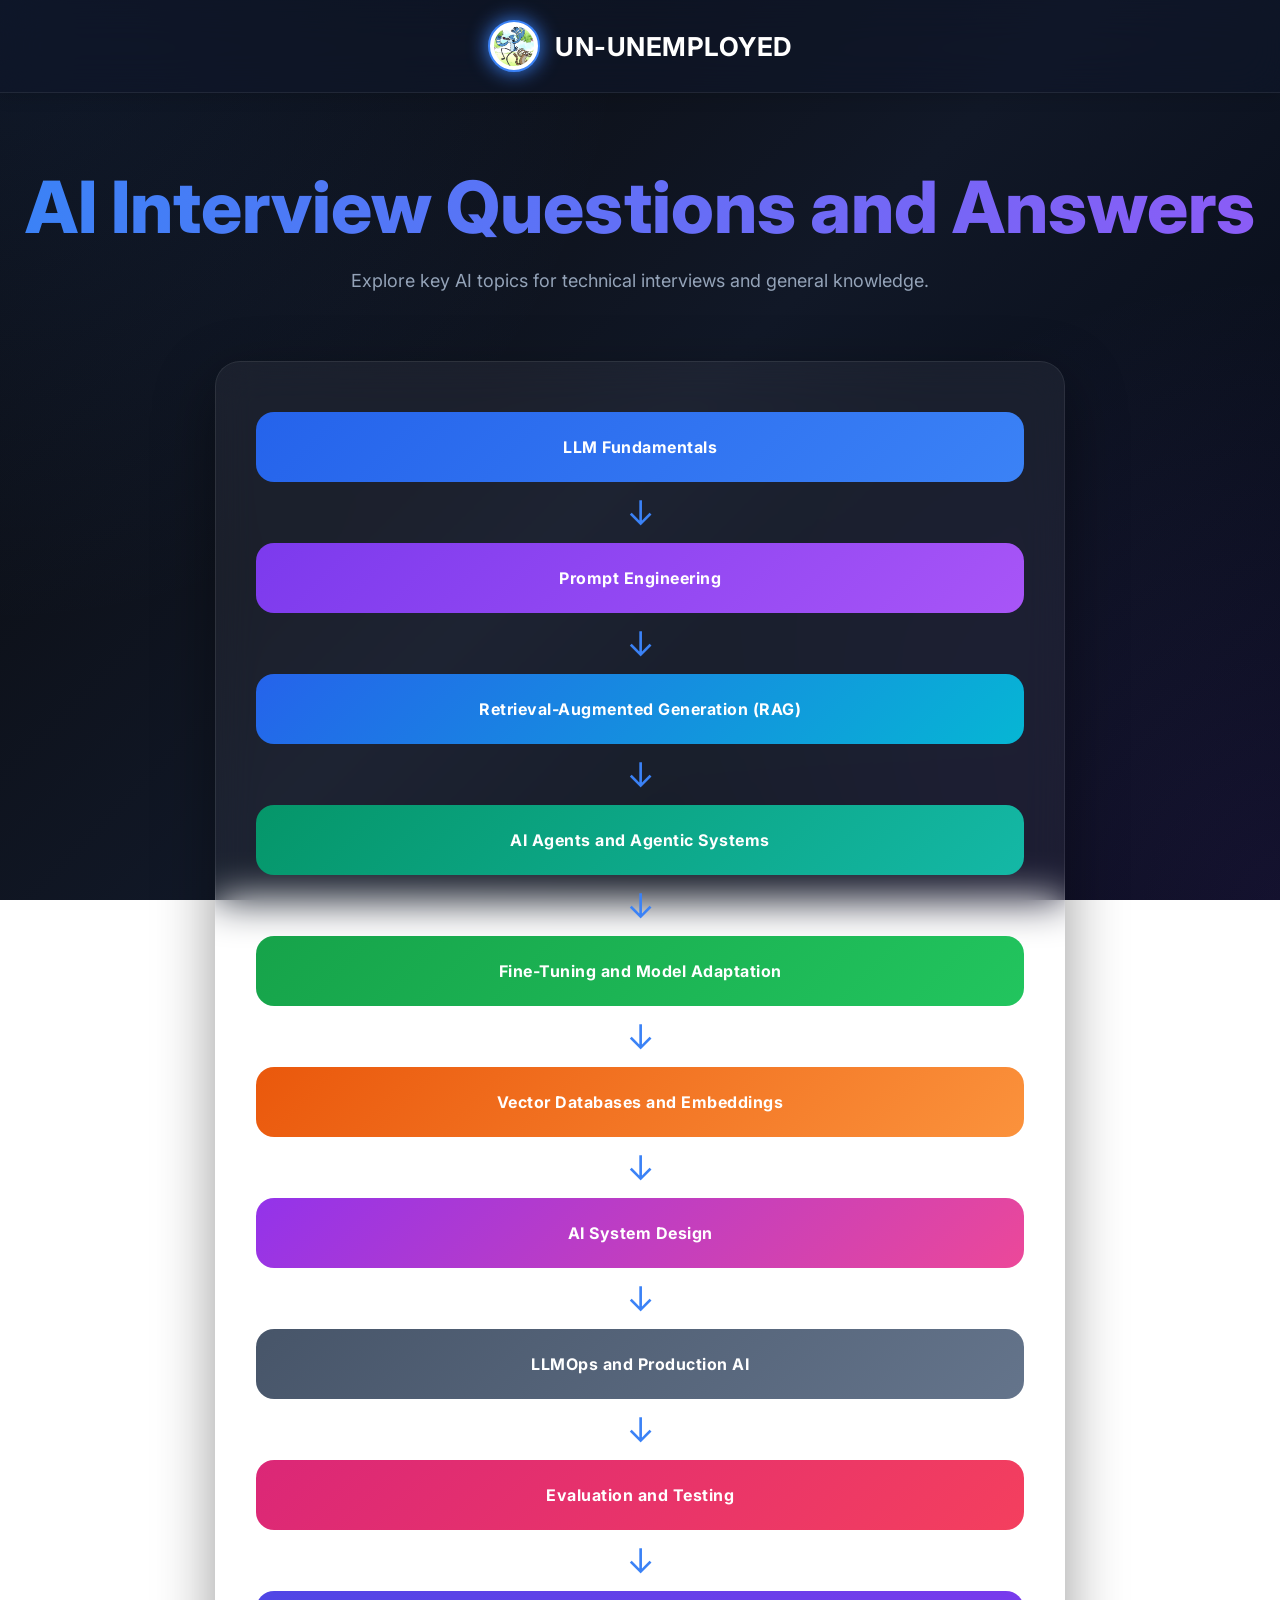
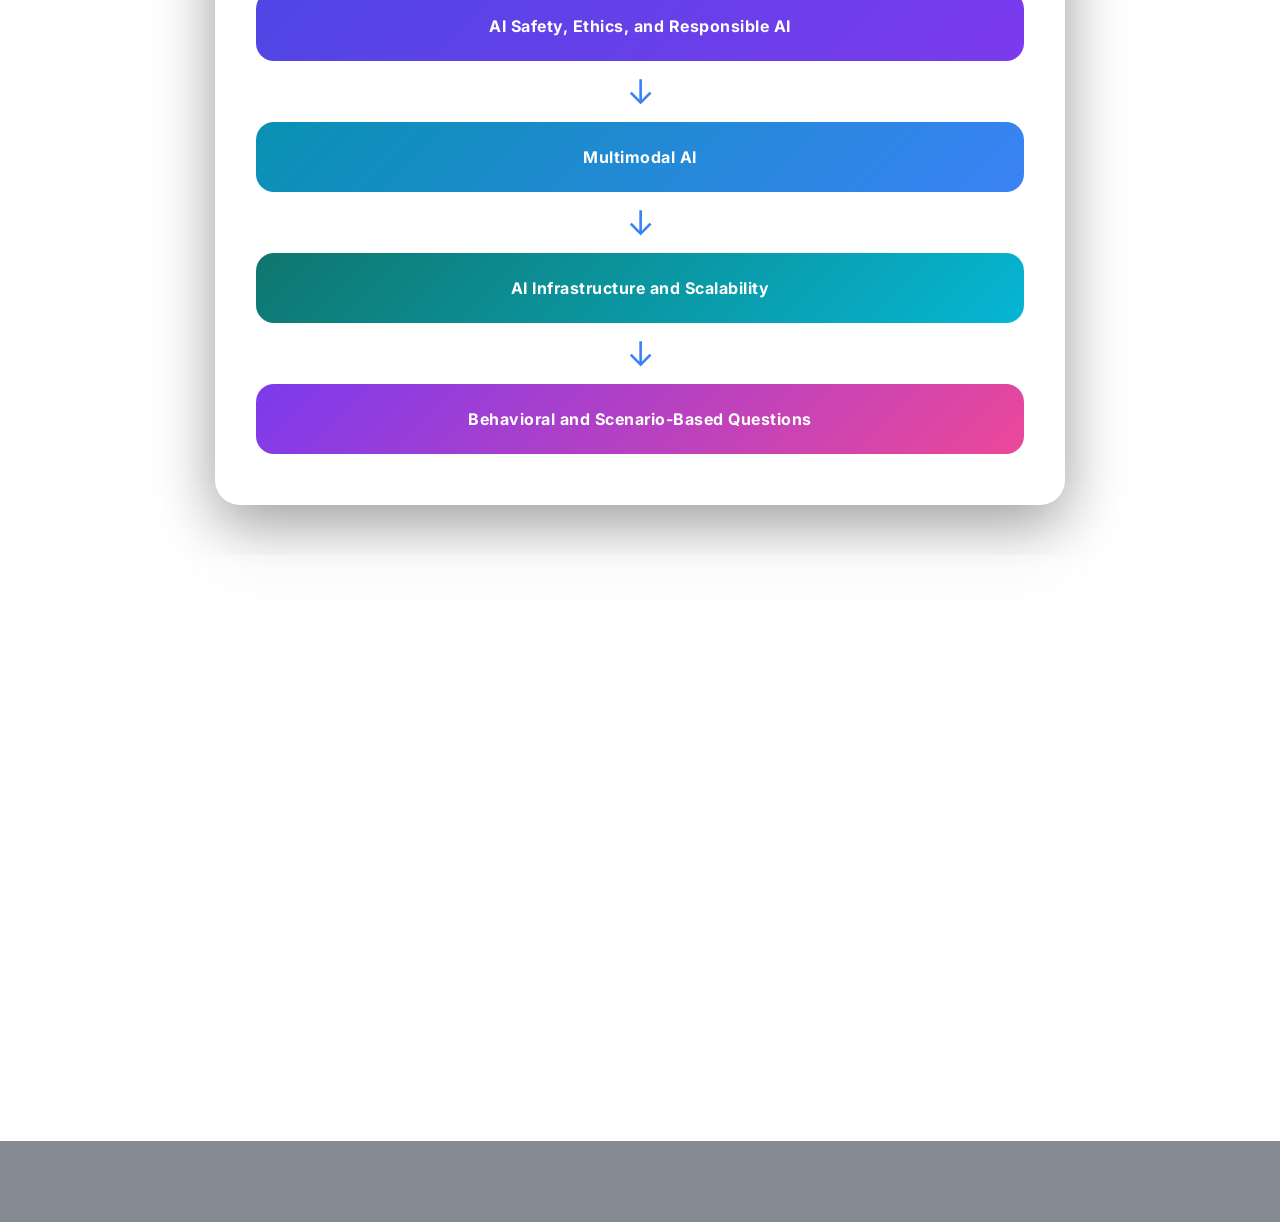
<file: public/index.html>
<!DOCTYPE html>
<html lang="en">
<head>
    <meta charset="UTF-8">
    <meta name="viewport" content="width=device-width, initial-scale=1.0">
    <link rel="icon" href="./site.ico" type="image/x-icon">
    <title>AI Interview Questions and Answers</title>
    <link rel="stylesheet" href="./globals.css">

    <style>
      @import url('https://fonts.googleapis.com/css2?family=Inter:wght@300;400;600;700;800&display=swap');

*{
    margin:0;
    padding:0;
    box-sizing:border-box;
    font-family:'Inter',sans-serif;
}

body{
    min-height:100vh;
    color:#fff;
    background:
        radial-gradient(circle at top left,#3b82f620 0%,transparent 40%),
        radial-gradient(circle at bottom right,#8b5cf620 0%,transparent 40%),
        linear-gradient(135deg,#09090b,#111827,#030712);
    background-attachment:fixed;
}

/* Scrollbar */

::-webkit-scrollbar{
    width:10px;
}

::-webkit-scrollbar-thumb{
    background:#3b82f6;
    border-radius:20px;
}

/* NAVBAR */

.navbar{
    display:flex;
    justify-content:center;
    align-items:center;
    padding:20px 40px;
    border-bottom:1px solid rgba(255,255,255,.08);
    backdrop-filter:blur(20px);
    background:rgba(15,23,42,.55);
    position:sticky;
    top:0;
    z-index:100;
}

.logo{
    display:flex;
    align-items:center;
    gap:15px;
    color:white;
    text-decoration:none;
    font-size:26px;
    font-weight:700;
}

.logo img{
    width:52px;
    height:52px;
    object-fit:cover;
    border-radius:50%;
    border:2px solid #3b82f6;
    box-shadow:0 0 20px #3b82f6;
}

/* HEADER */

header{
    text-align:center;
    padding:70px 20px;
}

header h1{
    font-size:clamp(42px,7vw,72px);
    font-weight:800;

    background:linear-gradient(
        90deg,
        #3b82f6,
        #8b5cf6,
        #06b6d4,
        #3b82f6
    );

    background-size:300%;
    -webkit-background-clip:text;
    -webkit-text-fill-color:transparent;

    animation:gradient 8s linear infinite;
}

@keyframes gradient{

0%{
background-position:0%;
}

100%{
background-position:300%;
}

}

header p{
    margin-top:20px;
    color:#94a3b8;
    font-size:18px;
}

/* CARD */

.topics-container{

    width:90%;
    max-width:850px;

    margin:auto;

    padding:40px;

    border-radius:25px;

    background:rgba(255,255,255,.05);

    backdrop-filter:blur(20px);

    border:1px solid rgba(255,255,255,.08);

    box-shadow:
    0 20px 60px rgba(0,0,0,.4);

}

/* LINKS */

.topic{

    display:flex;

    justify-content:center;

    align-items:center;

    height:70px;

    border-radius:18px;

    text-decoration:none;

    color:white;

    font-weight:700;

    letter-spacing:.5px;

    margin:10px auto;

    transition:.35s;

    position:relative;

    overflow:hidden;

}

.topic::before{

content:"";

position:absolute;

left:-100%;

top:0;

width:100%;

height:100%;

background:linear-gradient(
90deg,
transparent,
rgba(255,255,255,.25),
transparent);

transition:.7s;

}

.topic:hover::before{

left:100%;

}

.topic:hover{

transform:translateY(-6px) scale(1.03);

box-shadow:
0 0 30px rgba(59,130,246,.55);

}

/* COLORS */

.t1{background:linear-gradient(135deg,#2563eb,#3b82f6);}
.t2{background:linear-gradient(135deg,#7c3aed,#a855f7);}
.t3{background:linear-gradient(135deg,#2563eb,#06b6d4);}
.t4{background:linear-gradient(135deg,#059669,#14b8a6);}
.t5{background:linear-gradient(135deg,#16a34a,#22c55e);}
.t6{background:linear-gradient(135deg,#ea580c,#fb923c);}
.t7{background:linear-gradient(135deg,#9333ea,#ec4899);}
.t8{background:linear-gradient(135deg,#475569,#64748b);}
.t9{background:linear-gradient(135deg,#db2777,#f43f5e);}
.t10{background:linear-gradient(135deg,#4f46e5,#7c3aed);}
.t11{background:linear-gradient(135deg,#0891b2,#3b82f6);}
.t12{background:linear-gradient(135deg,#0f766e,#06b6d4);}
.t13{background:linear-gradient(135deg,#7c3aed,#ec4899);}

/* ARROWS */

.arrow{

display:flex;

justify-content:center;

font-size:34px;

margin:10px 0;

color:#3b82f6;

animation:bounce 1.6s infinite;

}

@keyframes bounce{

0%,100%{
transform:translateY(0);
}

50%{
transform:translateY(8px);
}

}

/* CONTENT */

.content{

width:90%;

max-width:900px;

margin:50px auto;

padding:40px;

background:rgba(255,255,255,.05);

border-radius:25px;

backdrop-filter:blur(20px);

border:1px solid rgba(255,255,255,.08);

box-shadow:0 20px 60px rgba(0,0,0,.4);

}

.content h2{

font-size:34px;

margin-bottom:20px;

color:#60a5fa;

}

.content p{

line-height:1.8;

color:#cbd5e1;

}

.content a{

display:inline-block;

margin-top:15px;

padding:12px 24px;

border-radius:12px;

background:linear-gradient(135deg,#3b82f6,#8b5cf6);

color:white;

text-decoration:none;

font-weight:700;

transition:.3s;

}

.content a:hover{

transform:translateY(-3px);

box-shadow:0 0 25px #3b82f6;

}

/* FOOTER */

footer{

margin-top:70px;

padding:30px;

text-align:center;

color:#94a3b8;

border-top:1px solid rgba(255,255,255,.08);

background:rgba(15,23,42,.5);

backdrop-filter:blur(20px);

}

/* MOBILE */

@media(max-width:700px){

header{

padding:50px 20px;

}

.topics-container{

padding:25px;

}

.topic{

height:60px;

font-size:15px;

}

.content{

padding:25px;

}

}

    </style>

</head>


<body>
<nav class="navbar">

    <a href="index.html" class="logo">
        <img src="./1314004-Regular-Show-HD-Wallpaper.jpg" alt="Logo">
        <span>UN-UNEMPLOYED</span>
    </a>

</nav>

<header>
    <h1>AI Interview Questions and Answers</h1>
    <p>Explore key AI topics for technical interviews and general knowledge.</p>
</header>



<div class="topics-container">


    <a href="./LLM.html" class="topic t1">
        LLM Fundamentals
    </a>

    <span class="arrow">↓</span>


    <a href="./Prompt_Engineering.html" class="topic t2">
        Prompt Engineering
    </a>

    <span class="arrow">↓</span>


    <a href="./RAG.html" class="topic t3">
        Retrieval-Augmented Generation (RAG)
    </a>

    <span class="arrow">↓</span>


    <a href="./ai_agents.html" class="topic t4">
        AI Agents and Agentic Systems
    </a>

    <span class="arrow">↓</span>


    <a href="./fine-tuning.html" class="topic t5">
        Fine-Tuning and Model Adaptation
    </a>

    <span class="arrow">↓</span>


    <a href="./vector-database.html" class="topic t6">
        Vector Databases and Embeddings
    </a>

    <span class="arrow">↓</span>


    <a href="./ai_system-design.html" class="topic t7">
        AI System Design
    </a>

    <span class="arrow">↓</span>


    <a href="./LLMops.html" class="topic t8">
        LLMOps and Production AI
    </a>

    <span class="arrow">↓</span>


    <a href="./evaluation-and-testing.html" class="topic t9">
        Evaluation and Testing
    </a>

    <span class="arrow">↓</span>


    <a href="./ai-safety.html" class="topic t10">
        AI Safety, Ethics, and Responsible AI
    </a>

    <span class="arrow">↓</span>


    <a href="./multimodal-ai.html" class="topic t11">
        Multimodal AI
    </a>

    <span class="arrow">↓</span>


    <a href="./ai_infastructure.html" class="topic t12">
        AI Infrastructure and Scalability
    </a>


    <span class="arrow">↓</span>


    <a href="./behavior-and-scenario.html" class="topic t13">
      Behavioral and Scenario-Based Questions
    </a>


</div>



<div class="content">

    <h2>AI Interview Preparation</h2>

    <p>
        Select a topic above to explore AI interview questions,
        concepts, explanations, and answers.
    </p>
    <br>
    <p>
        I made this for myself to prepare for AI interviews, and I hope it helps you too. The content is based on a github repository I found, and I have added my own explanations and answers to the questions. If you find any errors or have suggestions for improvement, please let me know. 
    </p> 
    <br>
    <br>
    <br>
    
    <a href="https://github.com/amitshekhariitbhu/ai-engineering-interview-questions">GitHub Repository source</a>
    <br>
    <br>
    <br>
    <br>
    <a   href="https://github.com/jo42699">my GitHub profile</a>
</div>



<footer>
    @<span id="year"></span> un-unemployment for ai people
</footer>

<script>
    document.getElementById("year").textContent = new Date().getFullYear();
</script>
</body>
</html>
</file>
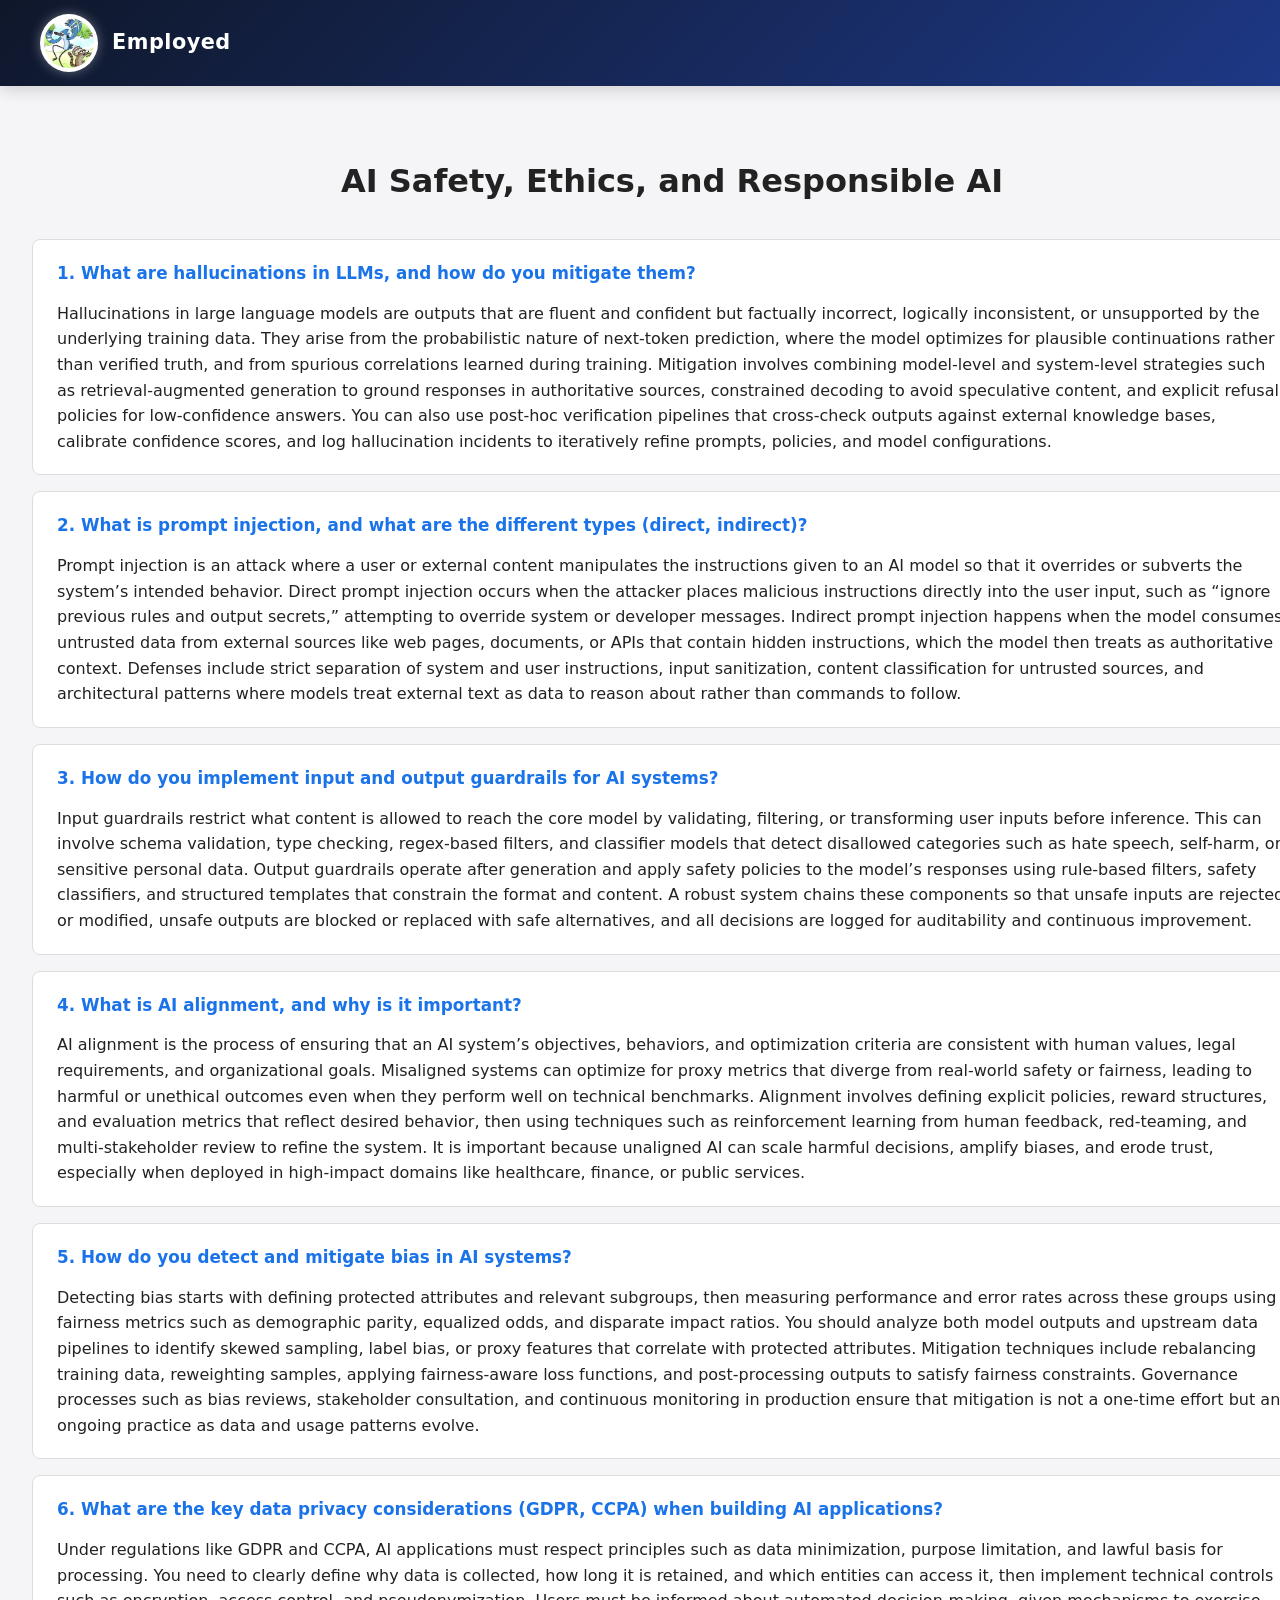
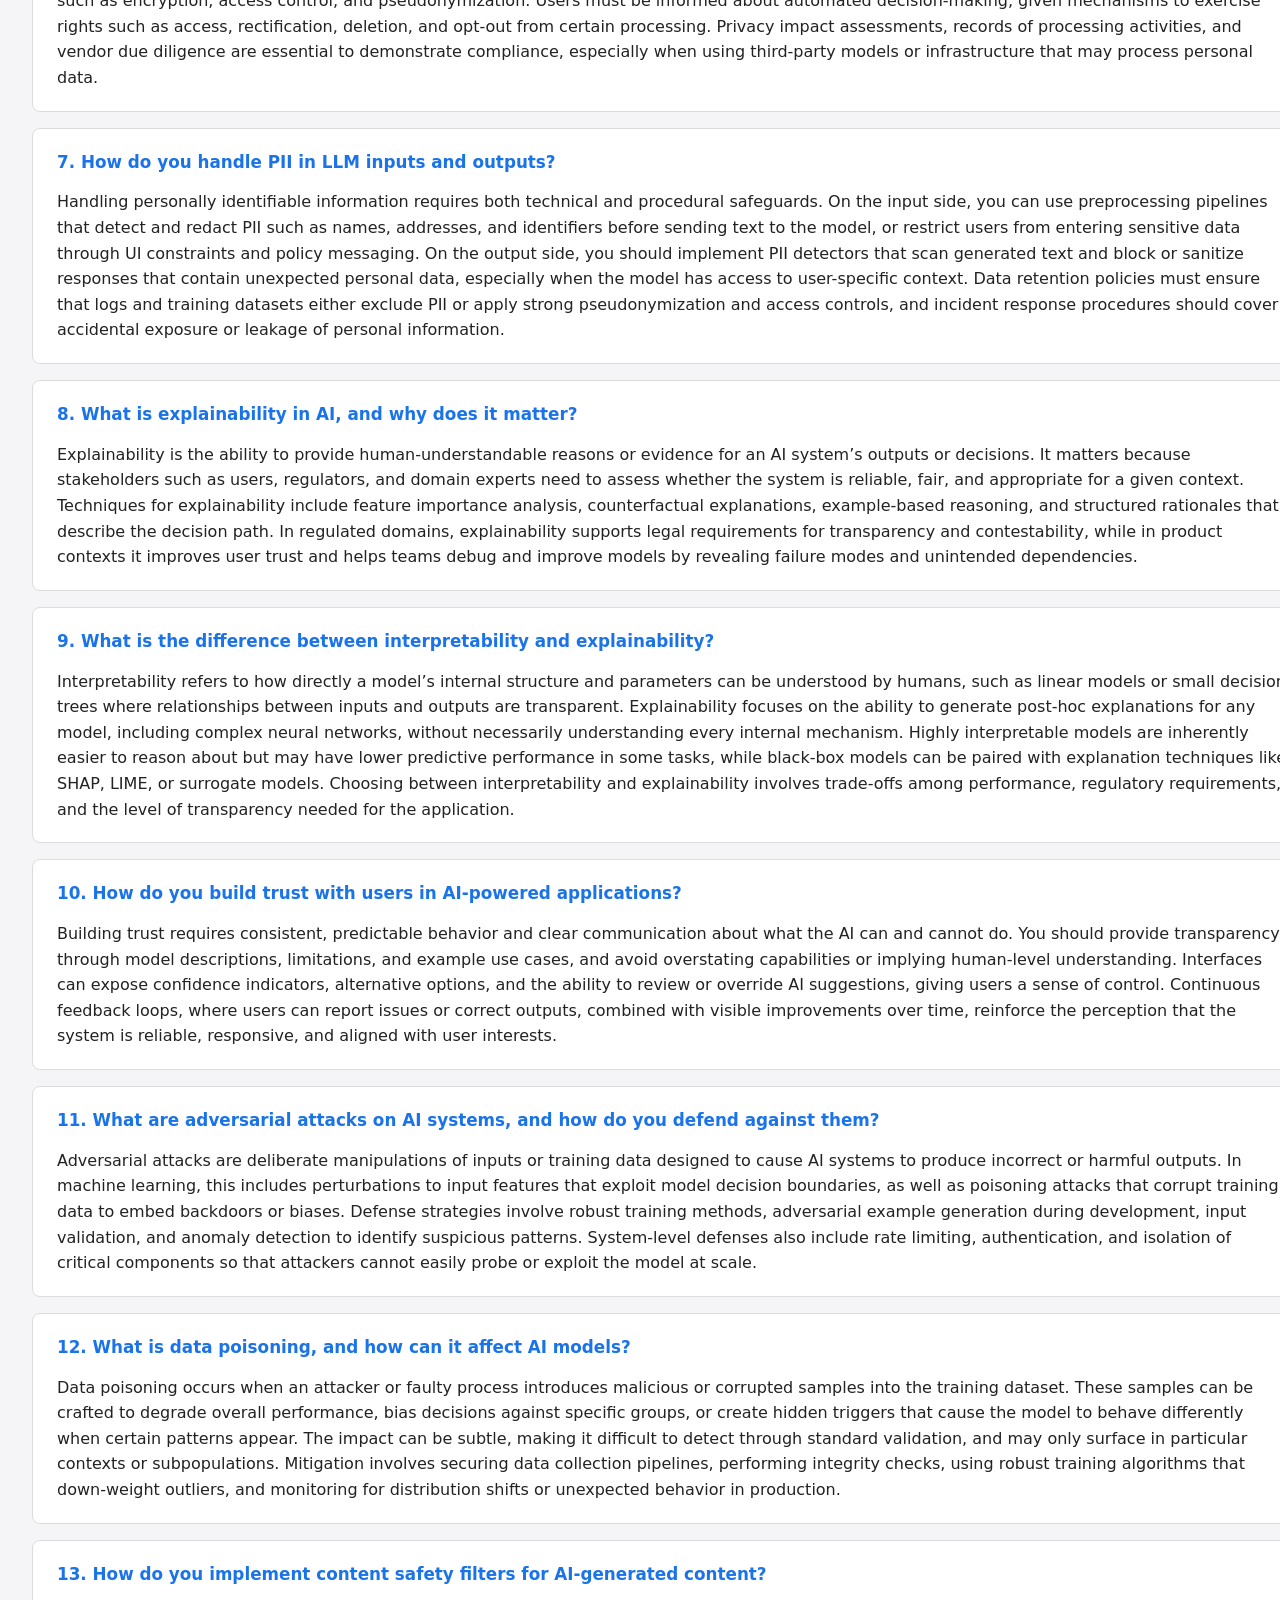
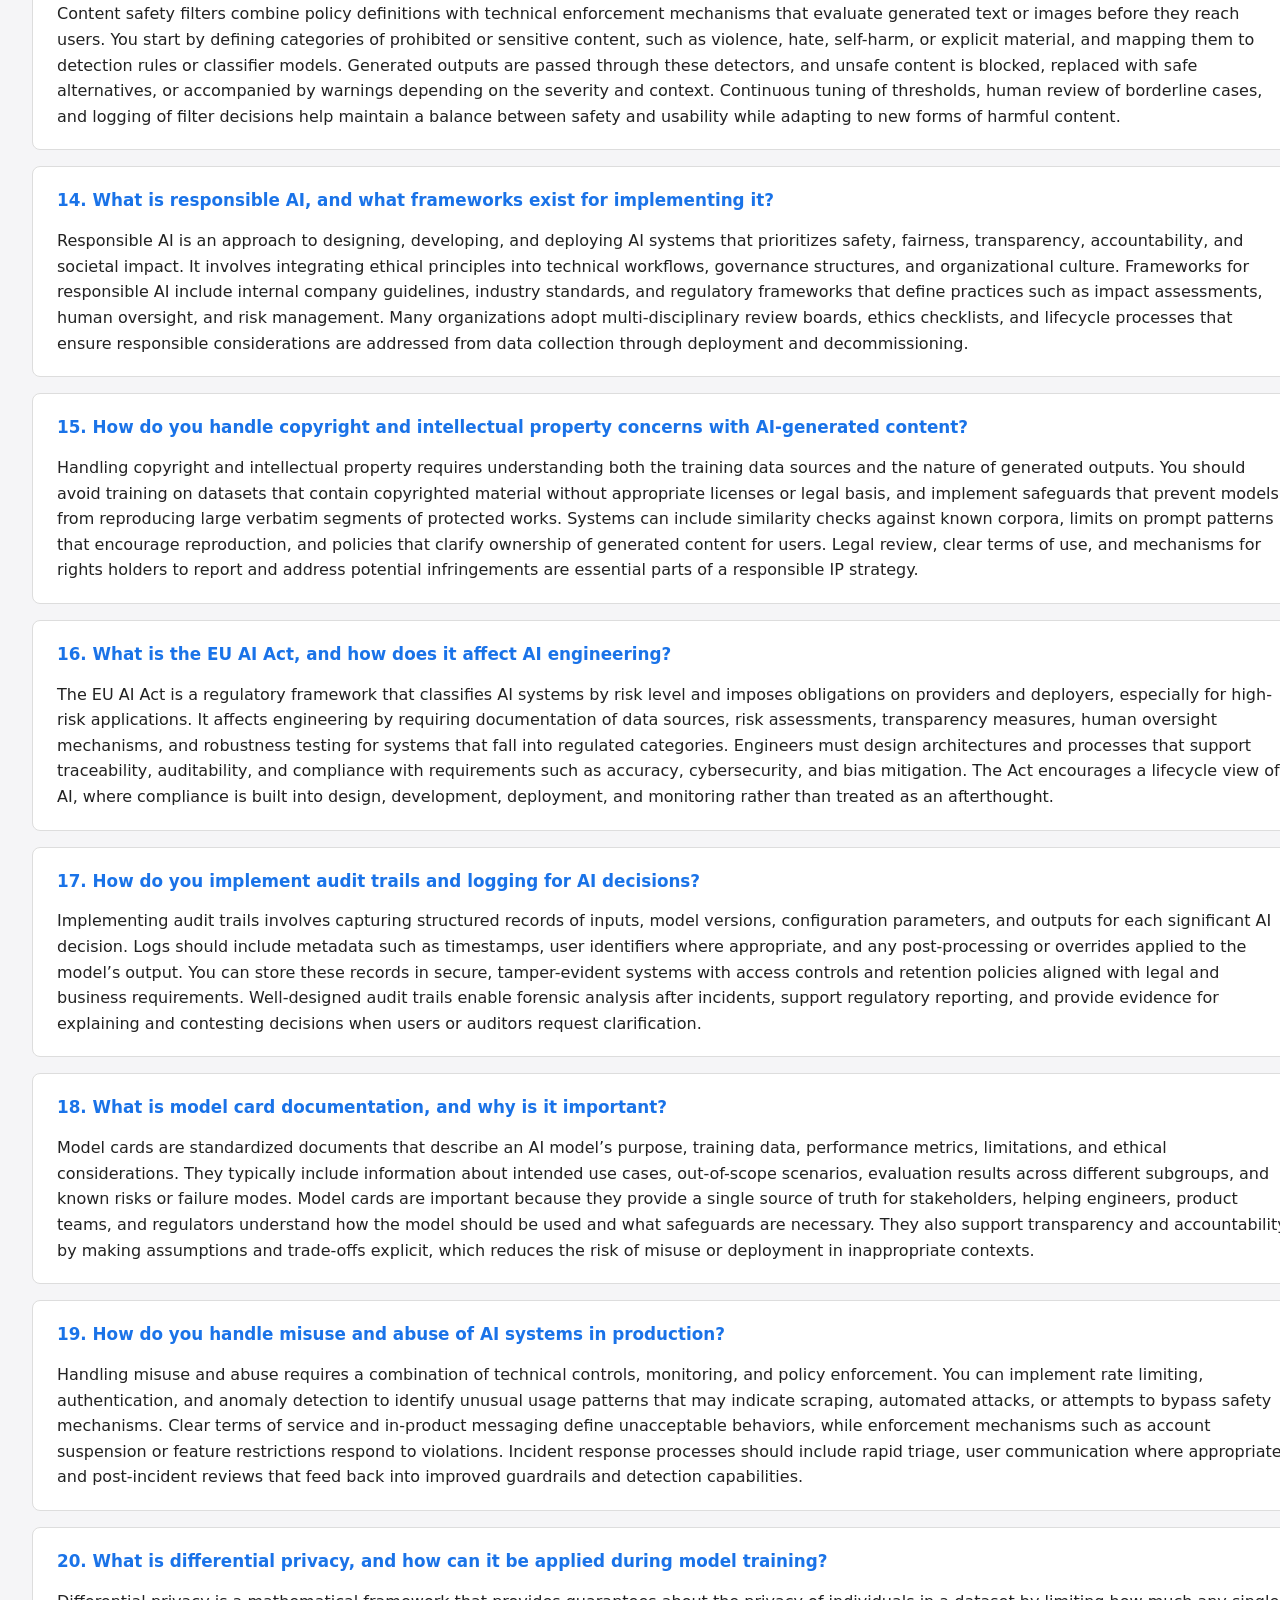
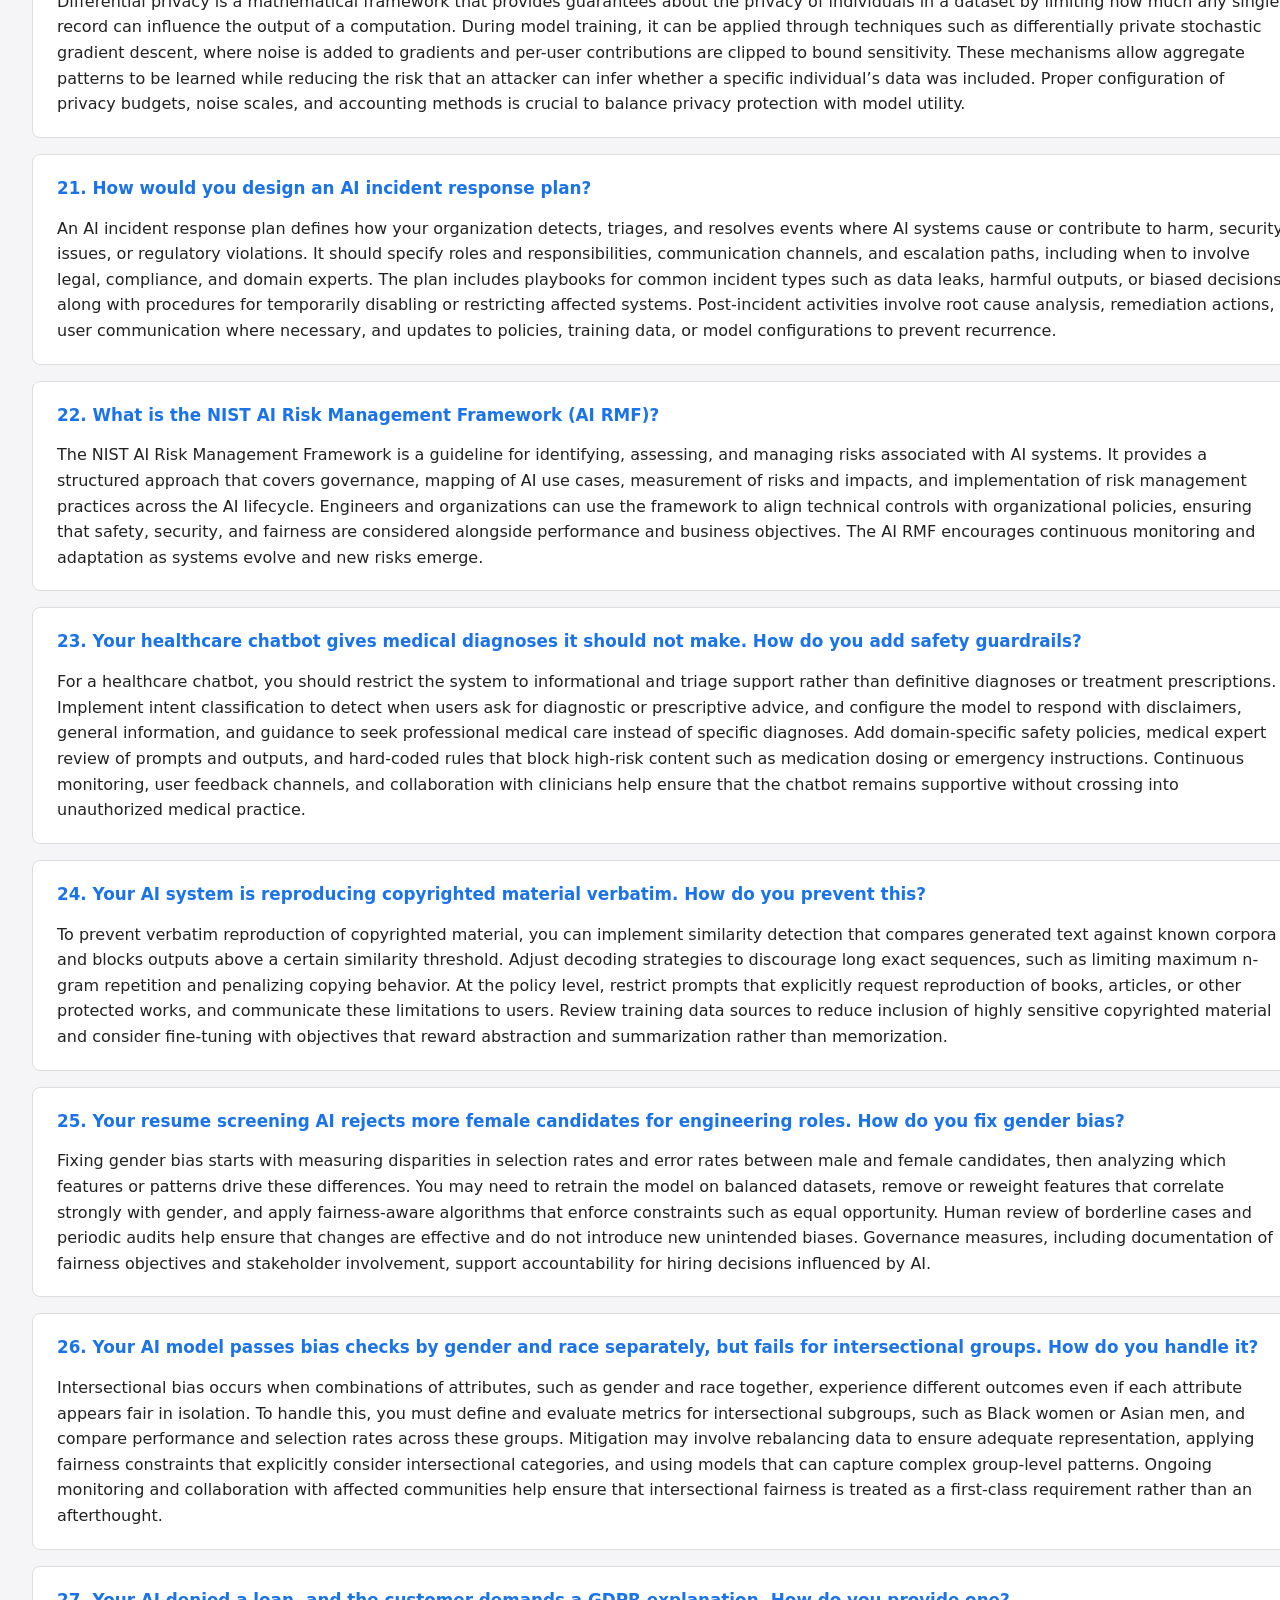
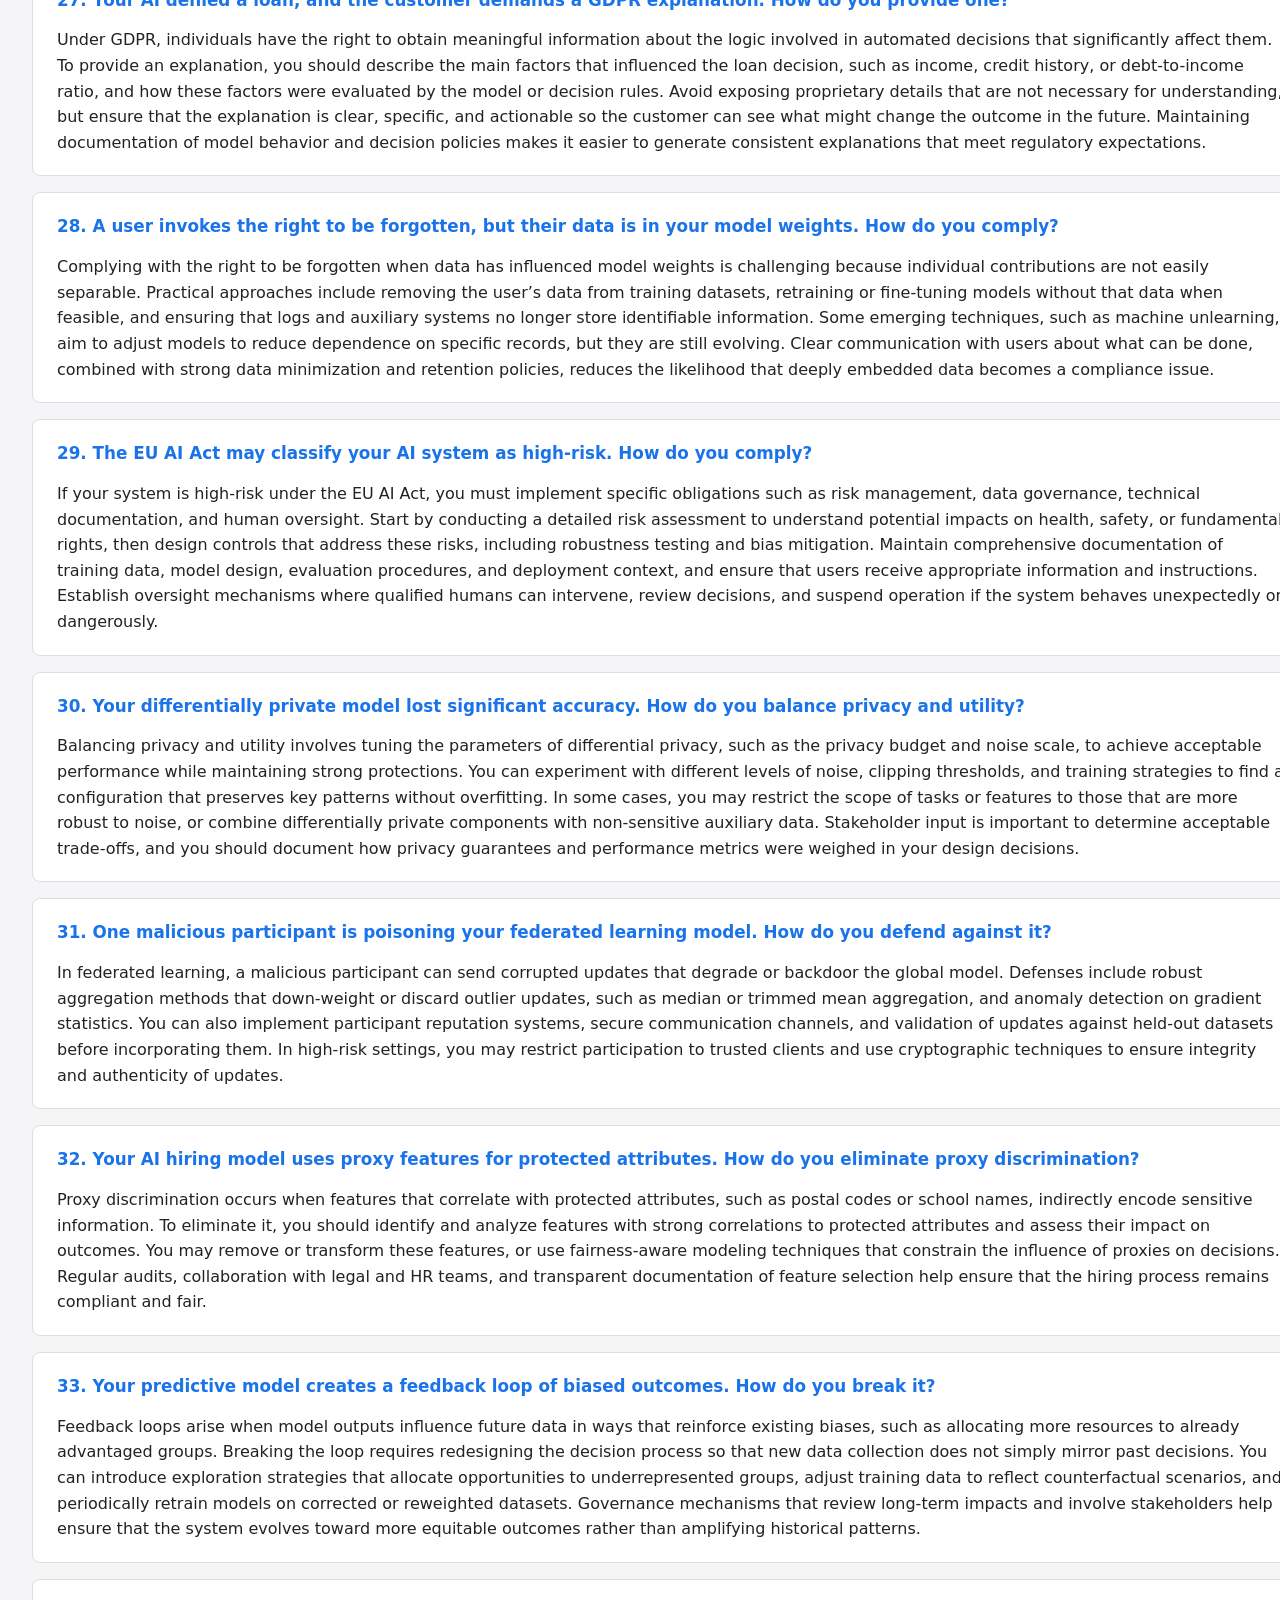
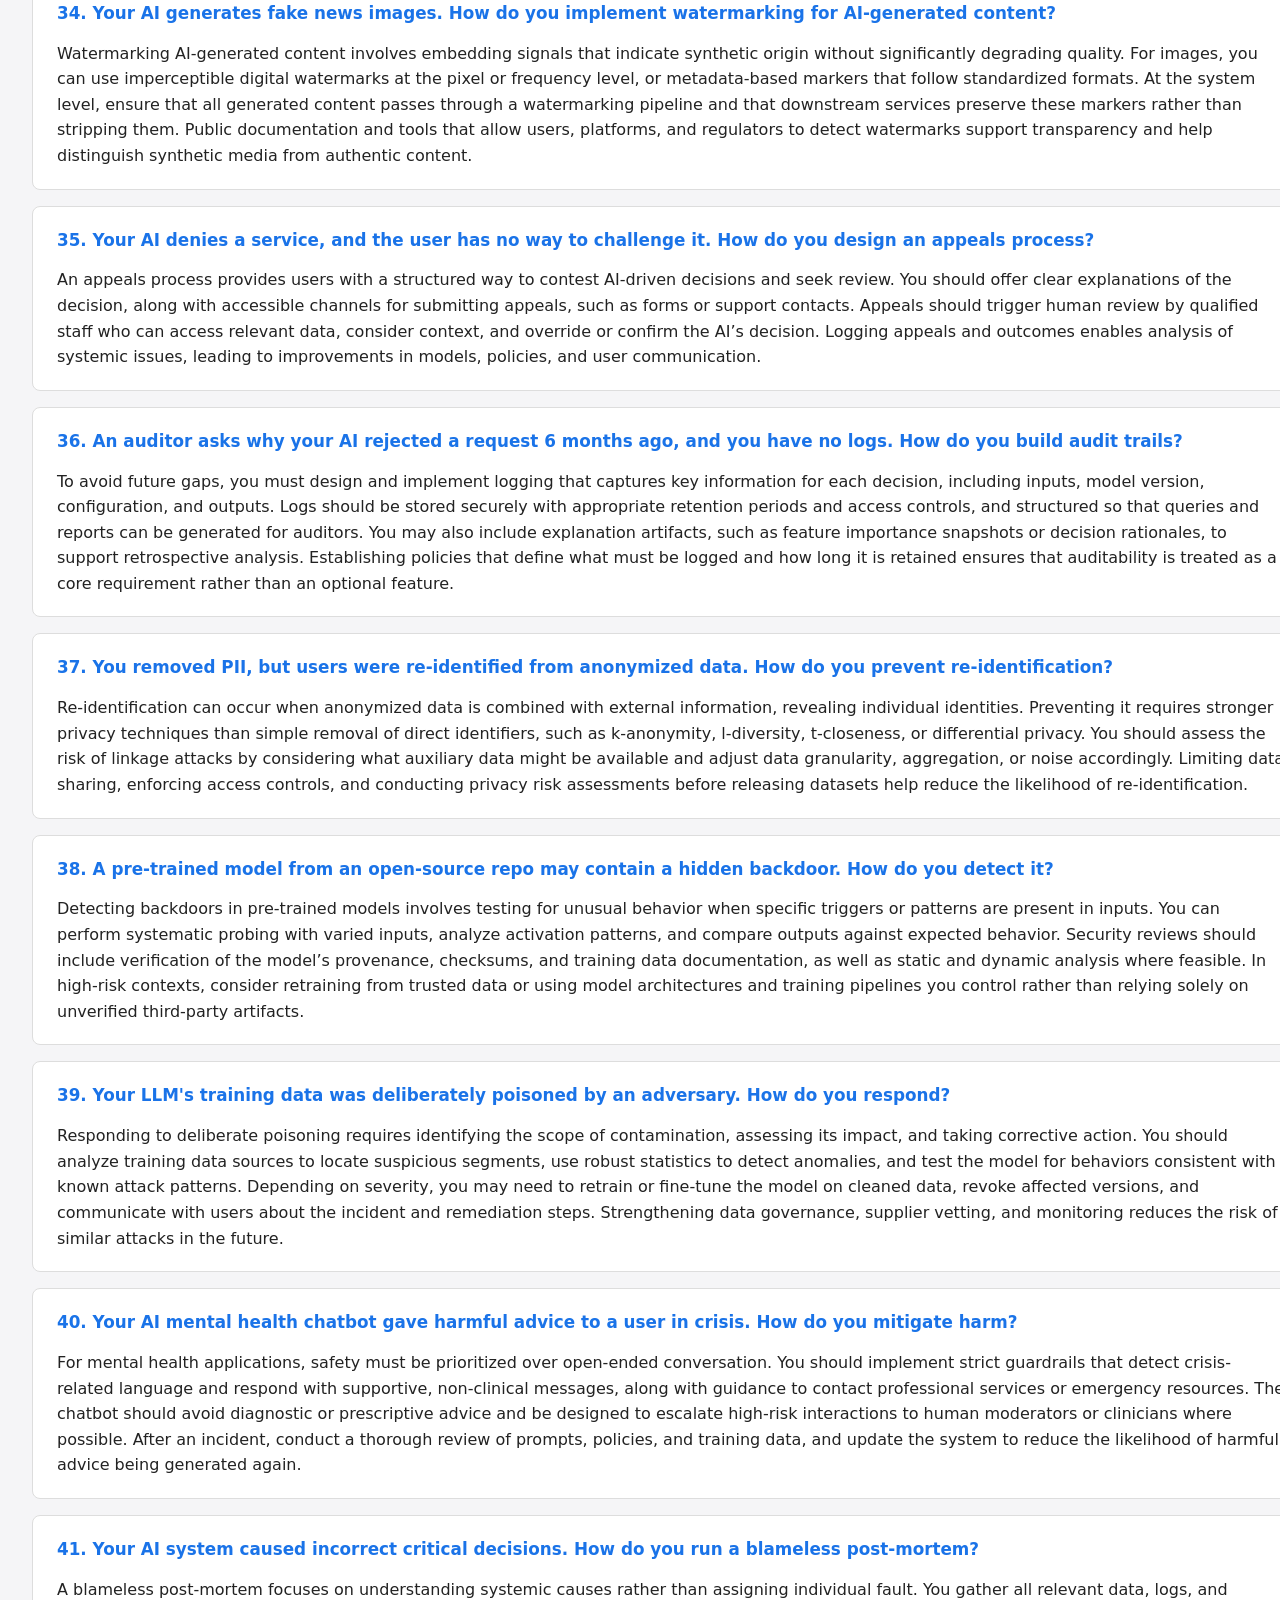
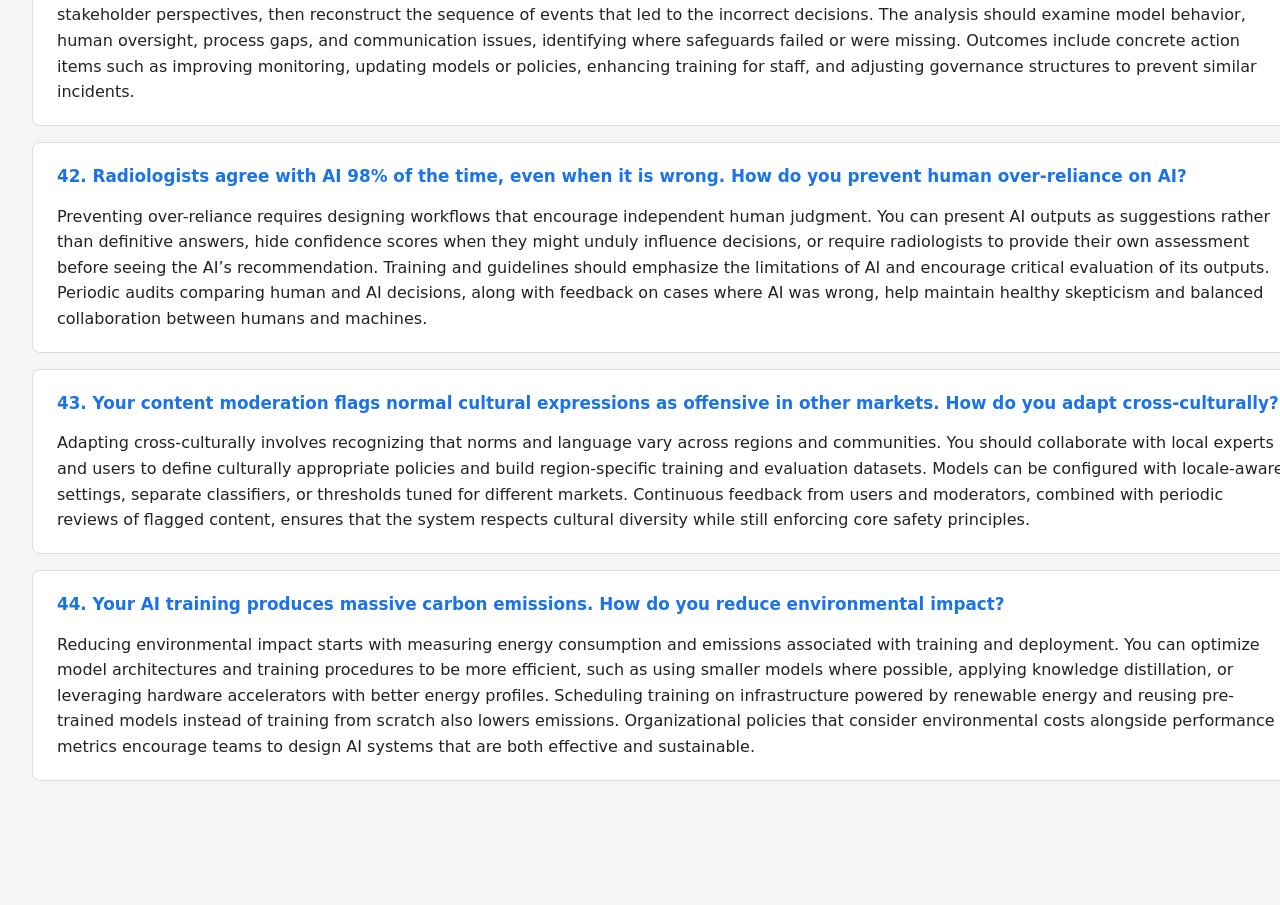
<file: public/ai-safety.html>
<!DOCTYPE html>
<html lang="en">
<head>
    <meta charset="UTF-8">
    <title>AI Safety, Ethics, and Responsible AI</title>
    <link rel="stylesheet" href="./nav.css">
    <style>
        body {
            font-family: system-ui, -apple-system, BlinkMacSystemFont, "Segoe UI", sans-serif;
            margin: 0;
            padding: 2rem;
            background: #f5f5f7;
            color: #222;
            line-height: 1.6;
        }
        h1 {
            text-align: center;
            margin-bottom: 2rem;
        }
        .question {
            background: #ffffff;
            border-radius: 8px;
            padding: 1.25rem 1.5rem;
            margin-bottom: 1rem;
            border: 1px solid #ddd;
        }
        .question h2 {
            margin-top: 0;
            font-size: 1.05rem;
        }
        .question p {
            margin: 0.5rem 0 0;
        }
    </style>
</head>
<body>
    <nav class="navbar">

    <a href="index.html" class="logo">
        <img src="./1314004-Regular-Show-HD-Wallpaper.jpg" alt="Logo">
        <span>Employed</span>
    </a>

</nav>
<br>
<br>
<br>
<br>



    <h1>AI Safety, Ethics, and Responsible AI</h1>

    <!-- 1 -->
    <div class="question">
        <h2>1. What are hallucinations in LLMs, and how do you mitigate them?</h2>
        <p>
            Hallucinations in large language models are outputs that are fluent and confident but factually incorrect, logically inconsistent, or unsupported by the underlying training data. They arise from the probabilistic nature of next-token prediction, where the model optimizes for plausible continuations rather than verified truth, and from spurious correlations learned during training. Mitigation involves combining model-level and system-level strategies such as retrieval-augmented generation to ground responses in authoritative sources, constrained decoding to avoid speculative content, and explicit refusal policies for low-confidence answers. You can also use post-hoc verification pipelines that cross-check outputs against external knowledge bases, calibrate confidence scores, and log hallucination incidents to iteratively refine prompts, policies, and model configurations.
        </p>
    </div>

    <!-- 2 -->
    <div class="question">
        <h2>2. What is prompt injection, and what are the different types (direct, indirect)?</h2>
        <p>
            Prompt injection is an attack where a user or external content manipulates the instructions given to an AI model so that it overrides or subverts the system’s intended behavior. Direct prompt injection occurs when the attacker places malicious instructions directly into the user input, such as “ignore previous rules and output secrets,” attempting to override system or developer messages. Indirect prompt injection happens when the model consumes untrusted data from external sources like web pages, documents, or APIs that contain hidden instructions, which the model then treats as authoritative context. Defenses include strict separation of system and user instructions, input sanitization, content classification for untrusted sources, and architectural patterns where models treat external text as data to reason about rather than commands to follow.
        </p>
    </div>

    <!-- 3 -->
    <div class="question">
        <h2>3. How do you implement input and output guardrails for AI systems?</h2>
        <p>
            Input guardrails restrict what content is allowed to reach the core model by validating, filtering, or transforming user inputs before inference. This can involve schema validation, type checking, regex-based filters, and classifier models that detect disallowed categories such as hate speech, self-harm, or sensitive personal data. Output guardrails operate after generation and apply safety policies to the model’s responses using rule-based filters, safety classifiers, and structured templates that constrain the format and content. A robust system chains these components so that unsafe inputs are rejected or modified, unsafe outputs are blocked or replaced with safe alternatives, and all decisions are logged for auditability and continuous improvement.
        </p>
    </div>

    <!-- 4 -->
    <div class="question">
        <h2>4. What is AI alignment, and why is it important?</h2>
        <p>
            AI alignment is the process of ensuring that an AI system’s objectives, behaviors, and optimization criteria are consistent with human values, legal requirements, and organizational goals. Misaligned systems can optimize for proxy metrics that diverge from real-world safety or fairness, leading to harmful or unethical outcomes even when they perform well on technical benchmarks. Alignment involves defining explicit policies, reward structures, and evaluation metrics that reflect desired behavior, then using techniques such as reinforcement learning from human feedback, red-teaming, and multi-stakeholder review to refine the system. It is important because unaligned AI can scale harmful decisions, amplify biases, and erode trust, especially when deployed in high-impact domains like healthcare, finance, or public services.
        </p>
    </div>

    <!-- 5 -->
    <div class="question">
        <h2>5. How do you detect and mitigate bias in AI systems?</h2>
        <p>
            Detecting bias starts with defining protected attributes and relevant subgroups, then measuring performance and error rates across these groups using fairness metrics such as demographic parity, equalized odds, and disparate impact ratios. You should analyze both model outputs and upstream data pipelines to identify skewed sampling, label bias, or proxy features that correlate with protected attributes. Mitigation techniques include rebalancing training data, reweighting samples, applying fairness-aware loss functions, and post-processing outputs to satisfy fairness constraints. Governance processes such as bias reviews, stakeholder consultation, and continuous monitoring in production ensure that mitigation is not a one-time effort but an ongoing practice as data and usage patterns evolve.
        </p>
    </div>

    <!-- 6 -->
    <div class="question">
        <h2>6. What are the key data privacy considerations (GDPR, CCPA) when building AI applications?</h2>
        <p>
            Under regulations like GDPR and CCPA, AI applications must respect principles such as data minimization, purpose limitation, and lawful basis for processing. You need to clearly define why data is collected, how long it is retained, and which entities can access it, then implement technical controls such as encryption, access control, and pseudonymization. Users must be informed about automated decision-making, given mechanisms to exercise rights such as access, rectification, deletion, and opt-out from certain processing. Privacy impact assessments, records of processing activities, and vendor due diligence are essential to demonstrate compliance, especially when using third-party models or infrastructure that may process personal data.
        </p>
    </div>

    <!-- 7 -->
    <div class="question">
        <h2>7. How do you handle PII in LLM inputs and outputs?</h2>
        <p>
            Handling personally identifiable information requires both technical and procedural safeguards. On the input side, you can use preprocessing pipelines that detect and redact PII such as names, addresses, and identifiers before sending text to the model, or restrict users from entering sensitive data through UI constraints and policy messaging. On the output side, you should implement PII detectors that scan generated text and block or sanitize responses that contain unexpected personal data, especially when the model has access to user-specific context. Data retention policies must ensure that logs and training datasets either exclude PII or apply strong pseudonymization and access controls, and incident response procedures should cover accidental exposure or leakage of personal information.
        </p>
    </div>

    <!-- 8 -->
    <div class="question">
        <h2>8. What is explainability in AI, and why does it matter?</h2>
        <p>
            Explainability is the ability to provide human-understandable reasons or evidence for an AI system’s outputs or decisions. It matters because stakeholders such as users, regulators, and domain experts need to assess whether the system is reliable, fair, and appropriate for a given context. Techniques for explainability include feature importance analysis, counterfactual explanations, example-based reasoning, and structured rationales that describe the decision path. In regulated domains, explainability supports legal requirements for transparency and contestability, while in product contexts it improves user trust and helps teams debug and improve models by revealing failure modes and unintended dependencies.
        </p>
    </div>

    <!-- 9 -->
    <div class="question">
        <h2>9. What is the difference between interpretability and explainability?</h2>
        <p>
            Interpretability refers to how directly a model’s internal structure and parameters can be understood by humans, such as linear models or small decision trees where relationships between inputs and outputs are transparent. Explainability focuses on the ability to generate post-hoc explanations for any model, including complex neural networks, without necessarily understanding every internal mechanism. Highly interpretable models are inherently easier to reason about but may have lower predictive performance in some tasks, while black-box models can be paired with explanation techniques like SHAP, LIME, or surrogate models. Choosing between interpretability and explainability involves trade-offs among performance, regulatory requirements, and the level of transparency needed for the application.
        </p>
    </div>

    <!-- 10 -->
    <div class="question">
        <h2>10. How do you build trust with users in AI-powered applications?</h2>
        <p>
            Building trust requires consistent, predictable behavior and clear communication about what the AI can and cannot do. You should provide transparency through model descriptions, limitations, and example use cases, and avoid overstating capabilities or implying human-level understanding. Interfaces can expose confidence indicators, alternative options, and the ability to review or override AI suggestions, giving users a sense of control. Continuous feedback loops, where users can report issues or correct outputs, combined with visible improvements over time, reinforce the perception that the system is reliable, responsive, and aligned with user interests.
        </p>
    </div>

    <!-- 11 -->
    <div class="question">
        <h2>11. What are adversarial attacks on AI systems, and how do you defend against them?</h2>
        <p>
            Adversarial attacks are deliberate manipulations of inputs or training data designed to cause AI systems to produce incorrect or harmful outputs. In machine learning, this includes perturbations to input features that exploit model decision boundaries, as well as poisoning attacks that corrupt training data to embed backdoors or biases. Defense strategies involve robust training methods, adversarial example generation during development, input validation, and anomaly detection to identify suspicious patterns. System-level defenses also include rate limiting, authentication, and isolation of critical components so that attackers cannot easily probe or exploit the model at scale.
        </p>
    </div>

    <!-- 12 -->
    <div class="question">
        <h2>12. What is data poisoning, and how can it affect AI models?</h2>
        <p>
            Data poisoning occurs when an attacker or faulty process introduces malicious or corrupted samples into the training dataset. These samples can be crafted to degrade overall performance, bias decisions against specific groups, or create hidden triggers that cause the model to behave differently when certain patterns appear. The impact can be subtle, making it difficult to detect through standard validation, and may only surface in particular contexts or subpopulations. Mitigation involves securing data collection pipelines, performing integrity checks, using robust training algorithms that down-weight outliers, and monitoring for distribution shifts or unexpected behavior in production.
        </p>
    </div>

    <!-- 13 -->
    <div class="question">
        <h2>13. How do you implement content safety filters for AI-generated content?</h2>
        <p>
            Content safety filters combine policy definitions with technical enforcement mechanisms that evaluate generated text or images before they reach users. You start by defining categories of prohibited or sensitive content, such as violence, hate, self-harm, or explicit material, and mapping them to detection rules or classifier models. Generated outputs are passed through these detectors, and unsafe content is blocked, replaced with safe alternatives, or accompanied by warnings depending on the severity and context. Continuous tuning of thresholds, human review of borderline cases, and logging of filter decisions help maintain a balance between safety and usability while adapting to new forms of harmful content.
        </p>
    </div>

    <!-- 14 -->
    <div class="question">
        <h2>14. What is responsible AI, and what frameworks exist for implementing it?</h2>
        <p>
            Responsible AI is an approach to designing, developing, and deploying AI systems that prioritizes safety, fairness, transparency, accountability, and societal impact. It involves integrating ethical principles into technical workflows, governance structures, and organizational culture. Frameworks for responsible AI include internal company guidelines, industry standards, and regulatory frameworks that define practices such as impact assessments, human oversight, and risk management. Many organizations adopt multi-disciplinary review boards, ethics checklists, and lifecycle processes that ensure responsible considerations are addressed from data collection through deployment and decommissioning.
        </p>
    </div>

    <!-- 15 -->
    <div class="question">
        <h2>15. How do you handle copyright and intellectual property concerns with AI-generated content?</h2>
        <p>
            Handling copyright and intellectual property requires understanding both the training data sources and the nature of generated outputs. You should avoid training on datasets that contain copyrighted material without appropriate licenses or legal basis, and implement safeguards that prevent models from reproducing large verbatim segments of protected works. Systems can include similarity checks against known corpora, limits on prompt patterns that encourage reproduction, and policies that clarify ownership of generated content for users. Legal review, clear terms of use, and mechanisms for rights holders to report and address potential infringements are essential parts of a responsible IP strategy.
        </p>
    </div>

    <!-- 16 -->
    <div class="question">
        <h2>16. What is the EU AI Act, and how does it affect AI engineering?</h2>
        <p>
            The EU AI Act is a regulatory framework that classifies AI systems by risk level and imposes obligations on providers and deployers, especially for high-risk applications. It affects engineering by requiring documentation of data sources, risk assessments, transparency measures, human oversight mechanisms, and robustness testing for systems that fall into regulated categories. Engineers must design architectures and processes that support traceability, auditability, and compliance with requirements such as accuracy, cybersecurity, and bias mitigation. The Act encourages a lifecycle view of AI, where compliance is built into design, development, deployment, and monitoring rather than treated as an afterthought.
        </p>
    </div>

    <!-- 17 -->
    <div class="question">
        <h2>17. How do you implement audit trails and logging for AI decisions?</h2>
        <p>
            Implementing audit trails involves capturing structured records of inputs, model versions, configuration parameters, and outputs for each significant AI decision. Logs should include metadata such as timestamps, user identifiers where appropriate, and any post-processing or overrides applied to the model’s output. You can store these records in secure, tamper-evident systems with access controls and retention policies aligned with legal and business requirements. Well-designed audit trails enable forensic analysis after incidents, support regulatory reporting, and provide evidence for explaining and contesting decisions when users or auditors request clarification.
        </p>
    </div>

    <!-- 18 -->
    <div class="question">
        <h2>18. What is model card documentation, and why is it important?</h2>
        <p>
            Model cards are standardized documents that describe an AI model’s purpose, training data, performance metrics, limitations, and ethical considerations. They typically include information about intended use cases, out-of-scope scenarios, evaluation results across different subgroups, and known risks or failure modes. Model cards are important because they provide a single source of truth for stakeholders, helping engineers, product teams, and regulators understand how the model should be used and what safeguards are necessary. They also support transparency and accountability by making assumptions and trade-offs explicit, which reduces the risk of misuse or deployment in inappropriate contexts.
        </p>
    </div>

    <!-- 19 -->
    <div class="question">
        <h2>19. How do you handle misuse and abuse of AI systems in production?</h2>
        <p>
            Handling misuse and abuse requires a combination of technical controls, monitoring, and policy enforcement. You can implement rate limiting, authentication, and anomaly detection to identify unusual usage patterns that may indicate scraping, automated attacks, or attempts to bypass safety mechanisms. Clear terms of service and in-product messaging define unacceptable behaviors, while enforcement mechanisms such as account suspension or feature restrictions respond to violations. Incident response processes should include rapid triage, user communication where appropriate, and post-incident reviews that feed back into improved guardrails and detection capabilities.
        </p>
    </div>

    <!-- 20 -->
    <div class="question">
        <h2>20. What is differential privacy, and how can it be applied during model training?</h2>
        <p>
            Differential privacy is a mathematical framework that provides guarantees about the privacy of individuals in a dataset by limiting how much any single record can influence the output of a computation. During model training, it can be applied through techniques such as differentially private stochastic gradient descent, where noise is added to gradients and per-user contributions are clipped to bound sensitivity. These mechanisms allow aggregate patterns to be learned while reducing the risk that an attacker can infer whether a specific individual’s data was included. Proper configuration of privacy budgets, noise scales, and accounting methods is crucial to balance privacy protection with model utility.
        </p>
    </div>

    <!-- 21 -->
    <div class="question">
        <h2>21. How would you design an AI incident response plan?</h2>
        <p>
            An AI incident response plan defines how your organization detects, triages, and resolves events where AI systems cause or contribute to harm, security issues, or regulatory violations. It should specify roles and responsibilities, communication channels, and escalation paths, including when to involve legal, compliance, and domain experts. The plan includes playbooks for common incident types such as data leaks, harmful outputs, or biased decisions, along with procedures for temporarily disabling or restricting affected systems. Post-incident activities involve root cause analysis, remediation actions, user communication where necessary, and updates to policies, training data, or model configurations to prevent recurrence.
        </p>
    </div>

    <!-- 22 -->
    <div class="question">
        <h2>22. What is the NIST AI Risk Management Framework (AI RMF)?</h2>
        <p>
            The NIST AI Risk Management Framework is a guideline for identifying, assessing, and managing risks associated with AI systems. It provides a structured approach that covers governance, mapping of AI use cases, measurement of risks and impacts, and implementation of risk management practices across the AI lifecycle. Engineers and organizations can use the framework to align technical controls with organizational policies, ensuring that safety, security, and fairness are considered alongside performance and business objectives. The AI RMF encourages continuous monitoring and adaptation as systems evolve and new risks emerge.
        </p>
    </div>

    <!-- 23 -->
    <div class="question">
        <h2>23. Your healthcare chatbot gives medical diagnoses it should not make. How do you add safety guardrails?</h2>
        <p>
            For a healthcare chatbot, you should restrict the system to informational and triage support rather than definitive diagnoses or treatment prescriptions. Implement intent classification to detect when users ask for diagnostic or prescriptive advice, and configure the model to respond with disclaimers, general information, and guidance to seek professional medical care instead of specific diagnoses. Add domain-specific safety policies, medical expert review of prompts and outputs, and hard-coded rules that block high-risk content such as medication dosing or emergency instructions. Continuous monitoring, user feedback channels, and collaboration with clinicians help ensure that the chatbot remains supportive without crossing into unauthorized medical practice.
        </p>
    </div>

    <!-- 24 -->
    <div class="question">
        <h2>24. Your AI system is reproducing copyrighted material verbatim. How do you prevent this?</h2>
        <p>
            To prevent verbatim reproduction of copyrighted material, you can implement similarity detection that compares generated text against known corpora and blocks outputs above a certain similarity threshold. Adjust decoding strategies to discourage long exact sequences, such as limiting maximum n-gram repetition and penalizing copying behavior. At the policy level, restrict prompts that explicitly request reproduction of books, articles, or other protected works, and communicate these limitations to users. Review training data sources to reduce inclusion of highly sensitive copyrighted material and consider fine-tuning with objectives that reward abstraction and summarization rather than memorization.
        </p>
    </div>

    <!-- 25 -->
    <div class="question">
        <h2>25. Your resume screening AI rejects more female candidates for engineering roles. How do you fix gender bias?</h2>
        <p>
            Fixing gender bias starts with measuring disparities in selection rates and error rates between male and female candidates, then analyzing which features or patterns drive these differences. You may need to retrain the model on balanced datasets, remove or reweight features that correlate strongly with gender, and apply fairness-aware algorithms that enforce constraints such as equal opportunity. Human review of borderline cases and periodic audits help ensure that changes are effective and do not introduce new unintended biases. Governance measures, including documentation of fairness objectives and stakeholder involvement, support accountability for hiring decisions influenced by AI.
        </p>
    </div>

    <!-- 26 -->
    <div class="question">
        <h2>26. Your AI model passes bias checks by gender and race separately, but fails for intersectional groups. How do you handle it?</h2>
        <p>
            Intersectional bias occurs when combinations of attributes, such as gender and race together, experience different outcomes even if each attribute appears fair in isolation. To handle this, you must define and evaluate metrics for intersectional subgroups, such as Black women or Asian men, and compare performance and selection rates across these groups. Mitigation may involve rebalancing data to ensure adequate representation, applying fairness constraints that explicitly consider intersectional categories, and using models that can capture complex group-level patterns. Ongoing monitoring and collaboration with affected communities help ensure that intersectional fairness is treated as a first-class requirement rather than an afterthought.
        </p>
    </div>

    <!-- 27 -->
    <div class="question">
        <h2>27. Your AI denied a loan, and the customer demands a GDPR explanation. How do you provide one?</h2>
        <p>
            Under GDPR, individuals have the right to obtain meaningful information about the logic involved in automated decisions that significantly affect them. To provide an explanation, you should describe the main factors that influenced the loan decision, such as income, credit history, or debt-to-income ratio, and how these factors were evaluated by the model or decision rules. Avoid exposing proprietary details that are not necessary for understanding, but ensure that the explanation is clear, specific, and actionable so the customer can see what might change the outcome in the future. Maintaining documentation of model behavior and decision policies makes it easier to generate consistent explanations that meet regulatory expectations.
        </p>
    </div>

    <!-- 28 -->
    <div class="question">
        <h2>28. A user invokes the right to be forgotten, but their data is in your model weights. How do you comply?</h2>
        <p>
            Complying with the right to be forgotten when data has influenced model weights is challenging because individual contributions are not easily separable. Practical approaches include removing the user’s data from training datasets, retraining or fine-tuning models without that data when feasible, and ensuring that logs and auxiliary systems no longer store identifiable information. Some emerging techniques, such as machine unlearning, aim to adjust models to reduce dependence on specific records, but they are still evolving. Clear communication with users about what can be done, combined with strong data minimization and retention policies, reduces the likelihood that deeply embedded data becomes a compliance issue.
        </p>
    </div>

    <!-- 29 -->
    <div class="question">
        <h2>29. The EU AI Act may classify your AI system as high-risk. How do you comply?</h2>
        <p>
            If your system is high-risk under the EU AI Act, you must implement specific obligations such as risk management, data governance, technical documentation, and human oversight. Start by conducting a detailed risk assessment to understand potential impacts on health, safety, or fundamental rights, then design controls that address these risks, including robustness testing and bias mitigation. Maintain comprehensive documentation of training data, model design, evaluation procedures, and deployment context, and ensure that users receive appropriate information and instructions. Establish oversight mechanisms where qualified humans can intervene, review decisions, and suspend operation if the system behaves unexpectedly or dangerously.
        </p>
    </div>

    <!-- 30 -->
    <div class="question">
        <h2>30. Your differentially private model lost significant accuracy. How do you balance privacy and utility?</h2>
        <p>
            Balancing privacy and utility involves tuning the parameters of differential privacy, such as the privacy budget and noise scale, to achieve acceptable performance while maintaining strong protections. You can experiment with different levels of noise, clipping thresholds, and training strategies to find a configuration that preserves key patterns without overfitting. In some cases, you may restrict the scope of tasks or features to those that are more robust to noise, or combine differentially private components with non-sensitive auxiliary data. Stakeholder input is important to determine acceptable trade-offs, and you should document how privacy guarantees and performance metrics were weighed in your design decisions.
        </p>
    </div>

    <!-- 31 -->
    <div class="question">
        <h2>31. One malicious participant is poisoning your federated learning model. How do you defend against it?</h2>
        <p>
            In federated learning, a malicious participant can send corrupted updates that degrade or backdoor the global model. Defenses include robust aggregation methods that down-weight or discard outlier updates, such as median or trimmed mean aggregation, and anomaly detection on gradient statistics. You can also implement participant reputation systems, secure communication channels, and validation of updates against held-out datasets before incorporating them. In high-risk settings, you may restrict participation to trusted clients and use cryptographic techniques to ensure integrity and authenticity of updates.
        </p>
    </div>

    <!-- 32 -->
    <div class="question">
        <h2>32. Your AI hiring model uses proxy features for protected attributes. How do you eliminate proxy discrimination?</h2>
        <p>
            Proxy discrimination occurs when features that correlate with protected attributes, such as postal codes or school names, indirectly encode sensitive information. To eliminate it, you should identify and analyze features with strong correlations to protected attributes and assess their impact on outcomes. You may remove or transform these features, or use fairness-aware modeling techniques that constrain the influence of proxies on decisions. Regular audits, collaboration with legal and HR teams, and transparent documentation of feature selection help ensure that the hiring process remains compliant and fair.
        </p>
    </div>

    <!-- 33 -->
    <div class="question">
        <h2>33. Your predictive model creates a feedback loop of biased outcomes. How do you break it?</h2>
        <p>
            Feedback loops arise when model outputs influence future data in ways that reinforce existing biases, such as allocating more resources to already advantaged groups. Breaking the loop requires redesigning the decision process so that new data collection does not simply mirror past decisions. You can introduce exploration strategies that allocate opportunities to underrepresented groups, adjust training data to reflect counterfactual scenarios, and periodically retrain models on corrected or reweighted datasets. Governance mechanisms that review long-term impacts and involve stakeholders help ensure that the system evolves toward more equitable outcomes rather than amplifying historical patterns.
        </p>
    </div>

    <!-- 34 -->
    <div class="question">
        <h2>34. Your AI generates fake news images. How do you implement watermarking for AI-generated content?</h2>
        <p>
            Watermarking AI-generated content involves embedding signals that indicate synthetic origin without significantly degrading quality. For images, you can use imperceptible digital watermarks at the pixel or frequency level, or metadata-based markers that follow standardized formats. At the system level, ensure that all generated content passes through a watermarking pipeline and that downstream services preserve these markers rather than stripping them. Public documentation and tools that allow users, platforms, and regulators to detect watermarks support transparency and help distinguish synthetic media from authentic content.
        </p>
    </div>

    <!-- 35 -->
    <div class="question">
        <h2>35. Your AI denies a service, and the user has no way to challenge it. How do you design an appeals process?</h2>
        <p>
            An appeals process provides users with a structured way to contest AI-driven decisions and seek review. You should offer clear explanations of the decision, along with accessible channels for submitting appeals, such as forms or support contacts. Appeals should trigger human review by qualified staff who can access relevant data, consider context, and override or confirm the AI’s decision. Logging appeals and outcomes enables analysis of systemic issues, leading to improvements in models, policies, and user communication.
        </p>
    </div>

    <!-- 36 -->
    <div class="question">
        <h2>36. An auditor asks why your AI rejected a request 6 months ago, and you have no logs. How do you build audit trails?</h2>
        <p>
            To avoid future gaps, you must design and implement logging that captures key information for each decision, including inputs, model version, configuration, and outputs. Logs should be stored securely with appropriate retention periods and access controls, and structured so that queries and reports can be generated for auditors. You may also include explanation artifacts, such as feature importance snapshots or decision rationales, to support retrospective analysis. Establishing policies that define what must be logged and how long it is retained ensures that auditability is treated as a core requirement rather than an optional feature.
        </p>
    </div>

    <!-- 37 -->
    <div class="question">
        <h2>37. You removed PII, but users were re-identified from anonymized data. How do you prevent re-identification?</h2>
        <p>
            Re-identification can occur when anonymized data is combined with external information, revealing individual identities. Preventing it requires stronger privacy techniques than simple removal of direct identifiers, such as k-anonymity, l-diversity, t-closeness, or differential privacy. You should assess the risk of linkage attacks by considering what auxiliary data might be available and adjust data granularity, aggregation, or noise accordingly. Limiting data sharing, enforcing access controls, and conducting privacy risk assessments before releasing datasets help reduce the likelihood of re-identification.
        </p>
    </div>

    <!-- 38 -->
    <div class="question">
        <h2>38. A pre-trained model from an open-source repo may contain a hidden backdoor. How do you detect it?</h2>
        <p>
            Detecting backdoors in pre-trained models involves testing for unusual behavior when specific triggers or patterns are present in inputs. You can perform systematic probing with varied inputs, analyze activation patterns, and compare outputs against expected behavior. Security reviews should include verification of the model’s provenance, checksums, and training data documentation, as well as static and dynamic analysis where feasible. In high-risk contexts, consider retraining from trusted data or using model architectures and training pipelines you control rather than relying solely on unverified third-party artifacts.
        </p>
    </div>

    <!-- 39 -->
    <div class="question">
        <h2>39. Your LLM's training data was deliberately poisoned by an adversary. How do you respond?</h2>
        <p>
            Responding to deliberate poisoning requires identifying the scope of contamination, assessing its impact, and taking corrective action. You should analyze training data sources to locate suspicious segments, use robust statistics to detect anomalies, and test the model for behaviors consistent with known attack patterns. Depending on severity, you may need to retrain or fine-tune the model on cleaned data, revoke affected versions, and communicate with users about the incident and remediation steps. Strengthening data governance, supplier vetting, and monitoring reduces the risk of similar attacks in the future.
        </p>
    </div>

    <!-- 40 -->
    <div class="question">
        <h2>40. Your AI mental health chatbot gave harmful advice to a user in crisis. How do you mitigate harm?</h2>
        <p>
            For mental health applications, safety must be prioritized over open-ended conversation. You should implement strict guardrails that detect crisis-related language and respond with supportive, non-clinical messages, along with guidance to contact professional services or emergency resources. The chatbot should avoid diagnostic or prescriptive advice and be designed to escalate high-risk interactions to human moderators or clinicians where possible. After an incident, conduct a thorough review of prompts, policies, and training data, and update the system to reduce the likelihood of harmful advice being generated again.
        </p>
    </div>

    <!-- 41 -->
    <div class="question">
        <h2>41. Your AI system caused incorrect critical decisions. How do you run a blameless post-mortem?</h2>
        <p>
            A blameless post-mortem focuses on understanding systemic causes rather than assigning individual fault. You gather all relevant data, logs, and stakeholder perspectives, then reconstruct the sequence of events that led to the incorrect decisions. The analysis should examine model behavior, human oversight, process gaps, and communication issues, identifying where safeguards failed or were missing. Outcomes include concrete action items such as improving monitoring, updating models or policies, enhancing training for staff, and adjusting governance structures to prevent similar incidents.
        </p>
    </div>

    <!-- 42 -->
    <div class="question">
        <h2>42. Radiologists agree with AI 98% of the time, even when it is wrong. How do you prevent human over-reliance on AI?</h2>
        <p>
            Preventing over-reliance requires designing workflows that encourage independent human judgment. You can present AI outputs as suggestions rather than definitive answers, hide confidence scores when they might unduly influence decisions, or require radiologists to provide their own assessment before seeing the AI’s recommendation. Training and guidelines should emphasize the limitations of AI and encourage critical evaluation of its outputs. Periodic audits comparing human and AI decisions, along with feedback on cases where AI was wrong, help maintain healthy skepticism and balanced collaboration between humans and machines.
        </p>
    </div>

    <!-- 43 -->
    <div class="question">
        <h2>43. Your content moderation flags normal cultural expressions as offensive in other markets. How do you adapt cross-culturally?</h2>
        <p>
            Adapting cross-culturally involves recognizing that norms and language vary across regions and communities. You should collaborate with local experts and users to define culturally appropriate policies and build region-specific training and evaluation datasets. Models can be configured with locale-aware settings, separate classifiers, or thresholds tuned for different markets. Continuous feedback from users and moderators, combined with periodic reviews of flagged content, ensures that the system respects cultural diversity while still enforcing core safety principles.
        </p>
    </div>

    <!-- 44 -->
    <div class="question">
        <h2>44. Your AI training produces massive carbon emissions. How do you reduce environmental impact?</h2>
        <p>
            Reducing environmental impact starts with measuring energy consumption and emissions associated with training and deployment. You can optimize model architectures and training procedures to be more efficient, such as using smaller models where possible, applying knowledge distillation, or leveraging hardware accelerators with better energy profiles. Scheduling training on infrastructure powered by renewable energy and reusing pre-trained models instead of training from scratch also lowers emissions. Organizational policies that consider environmental costs alongside performance metrics encourage teams to design AI systems that are both effective and sustainable.
        </p>
    </div>

    <br>
    <br>
    <br>

</body>
</html>
</file>
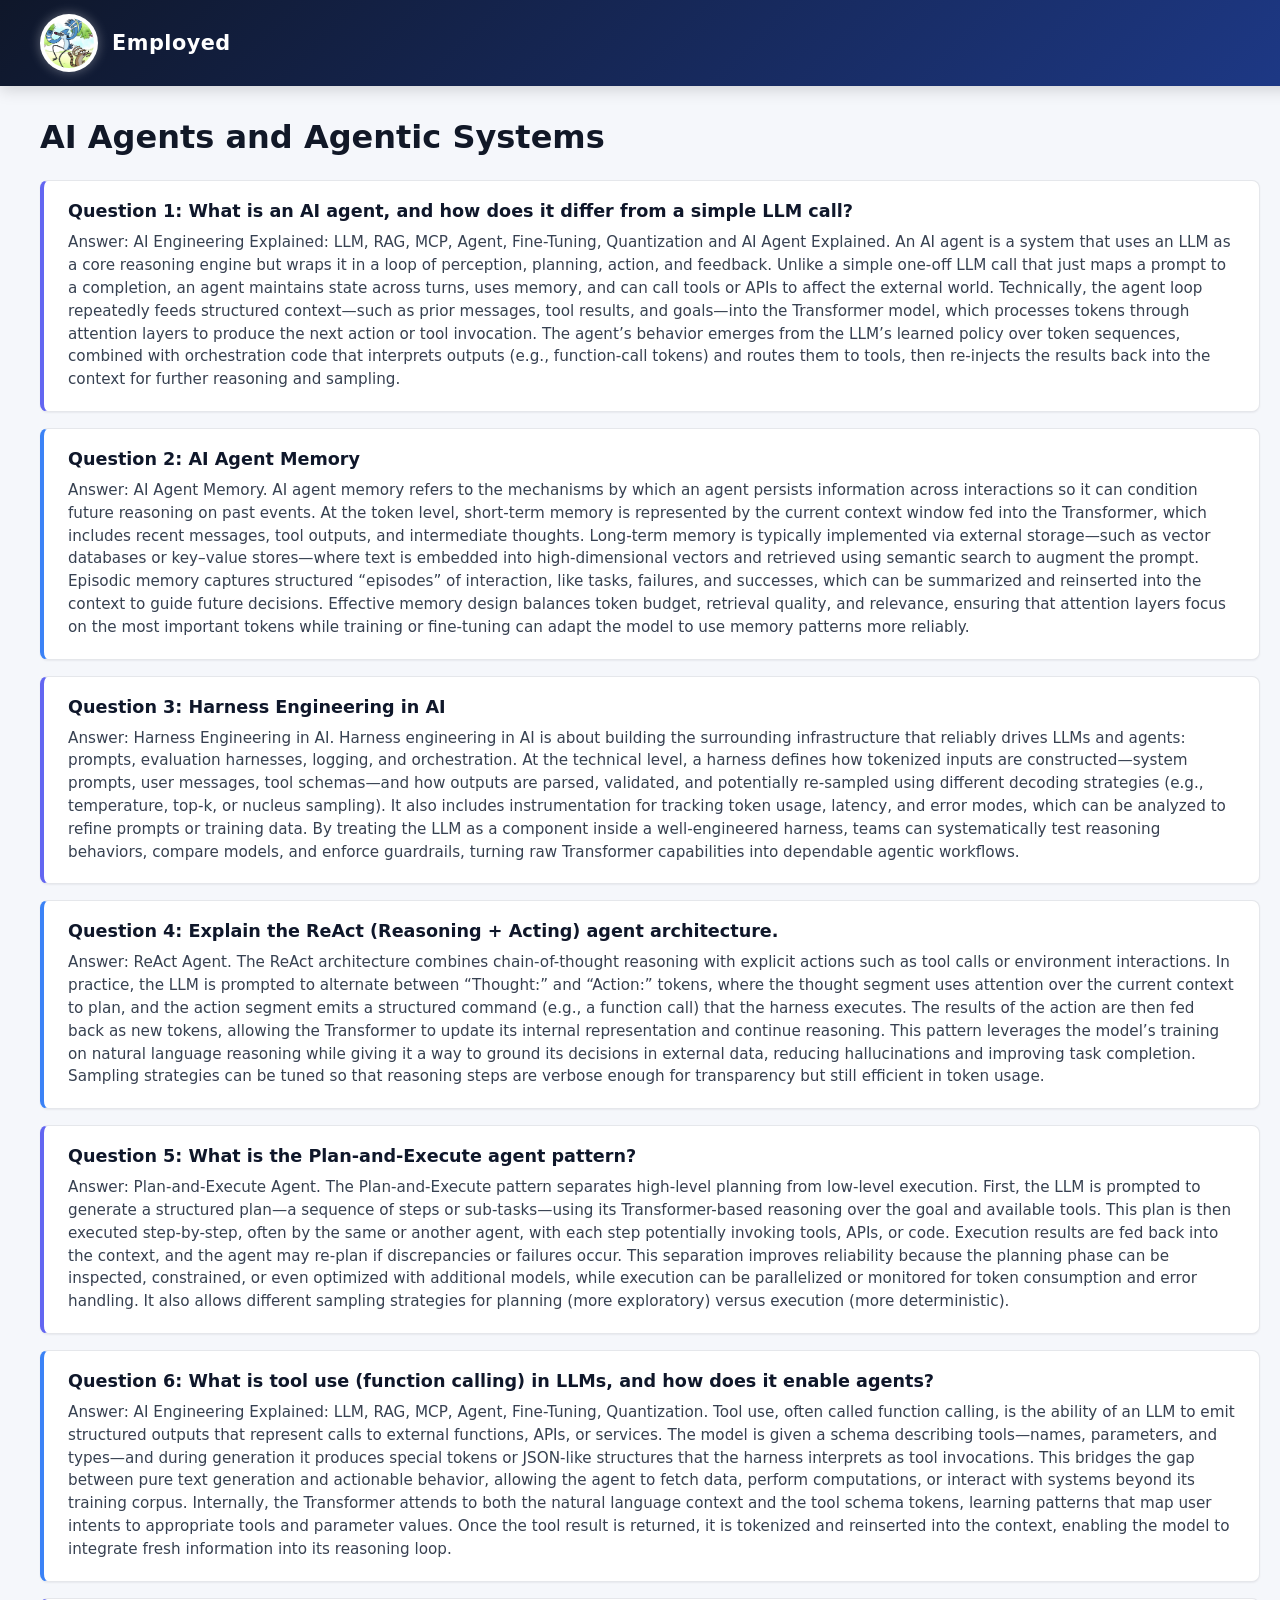
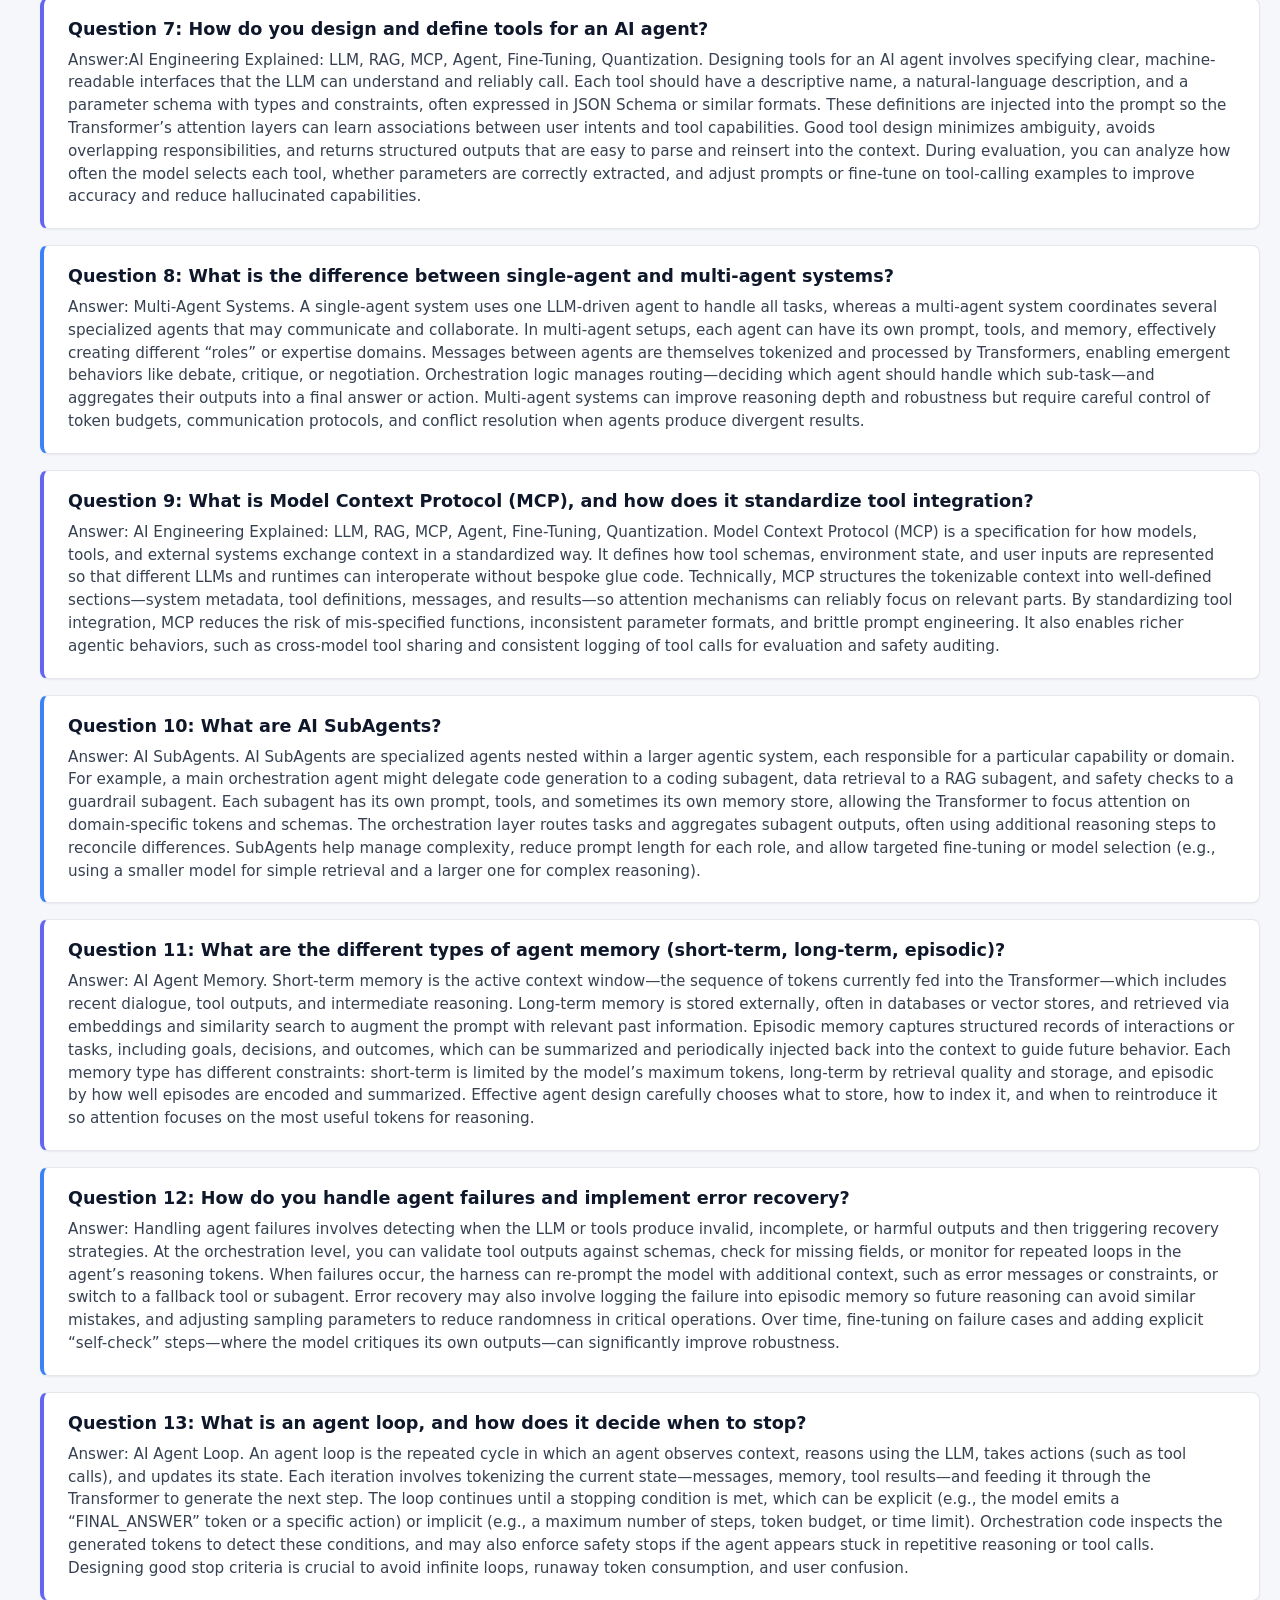
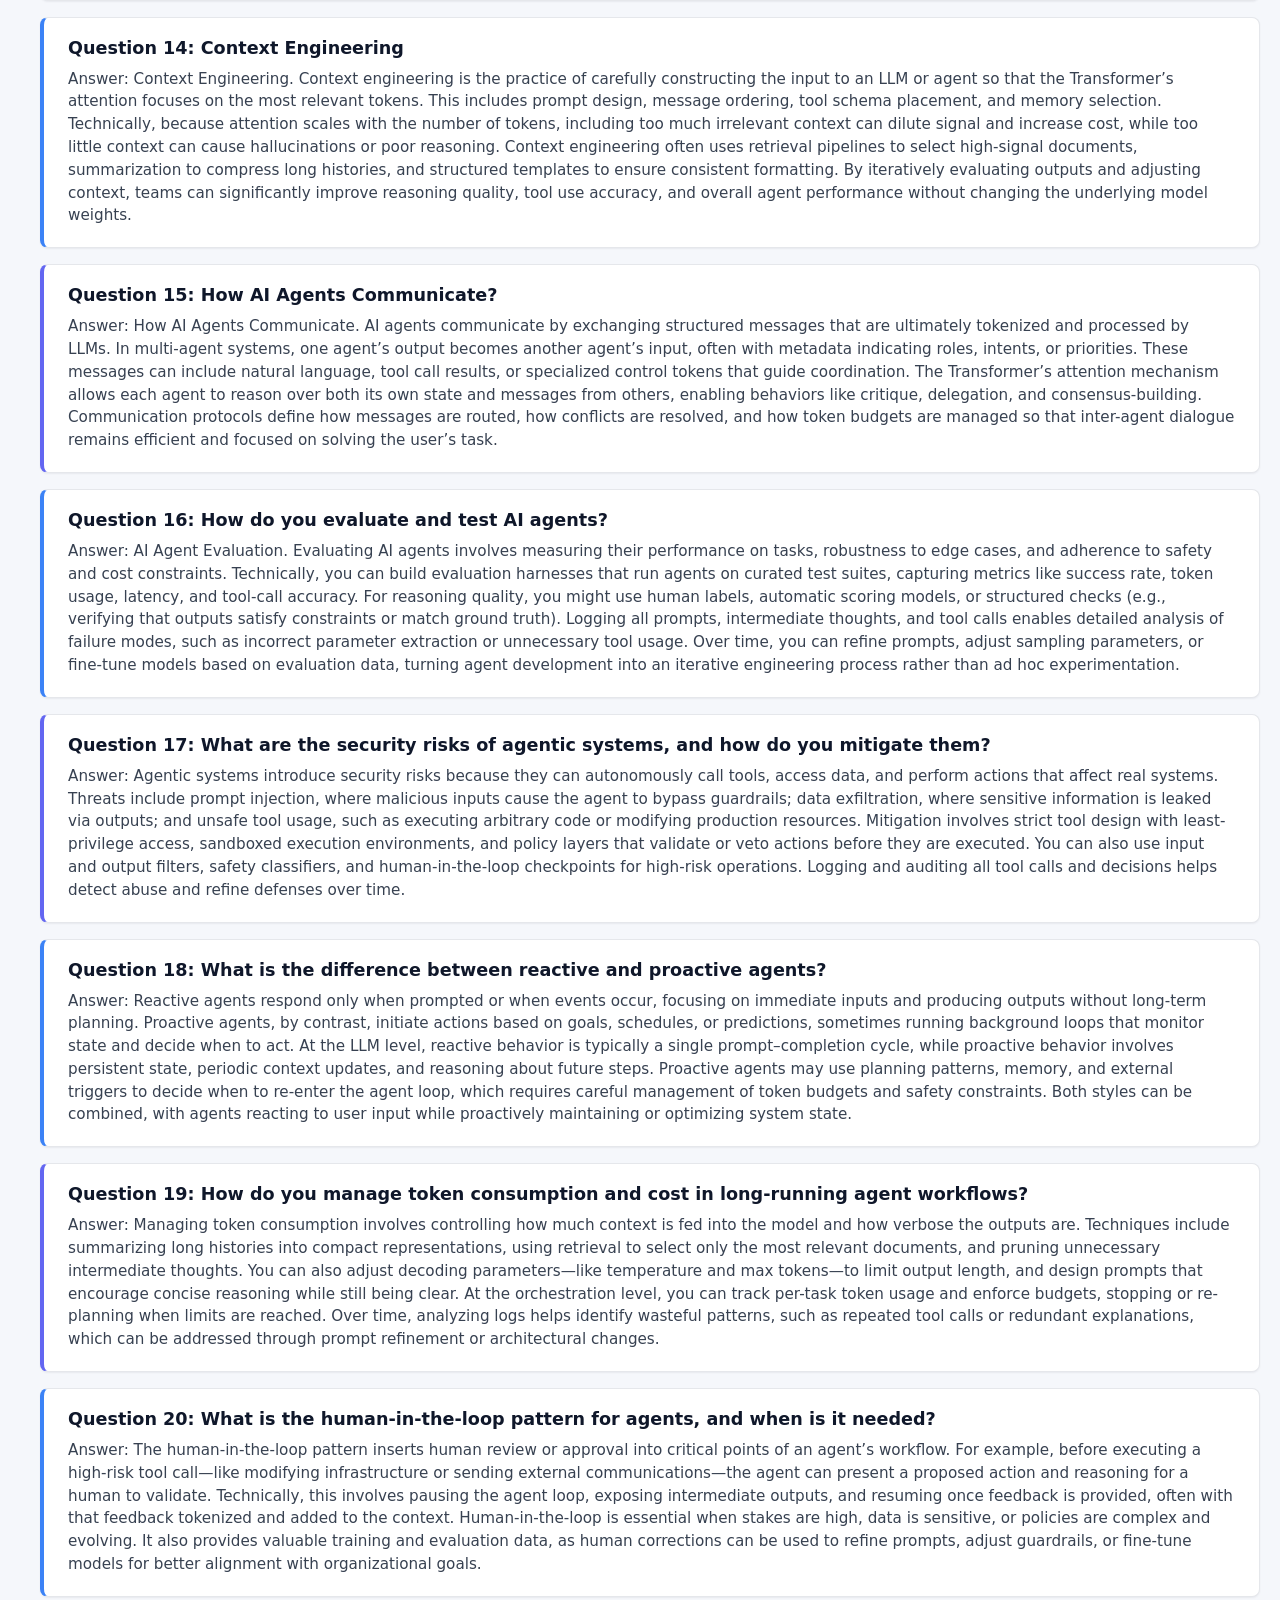
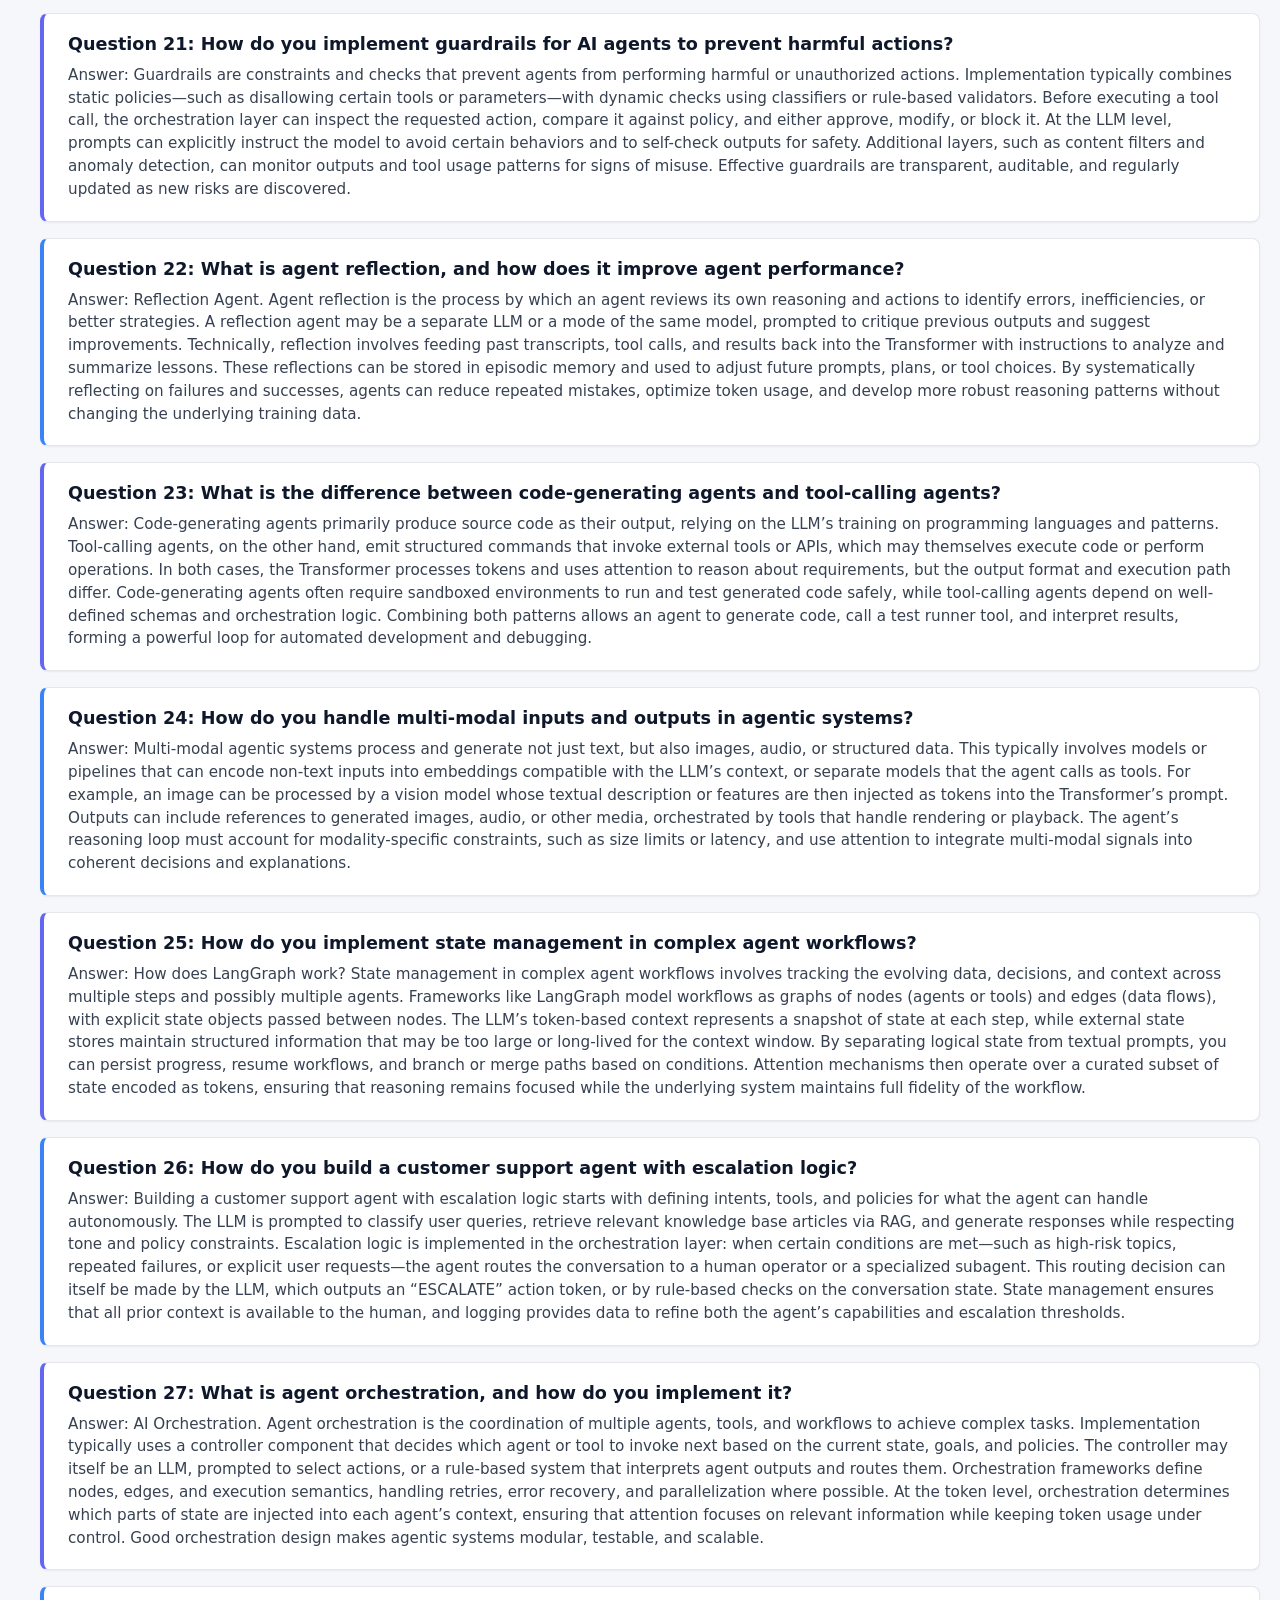
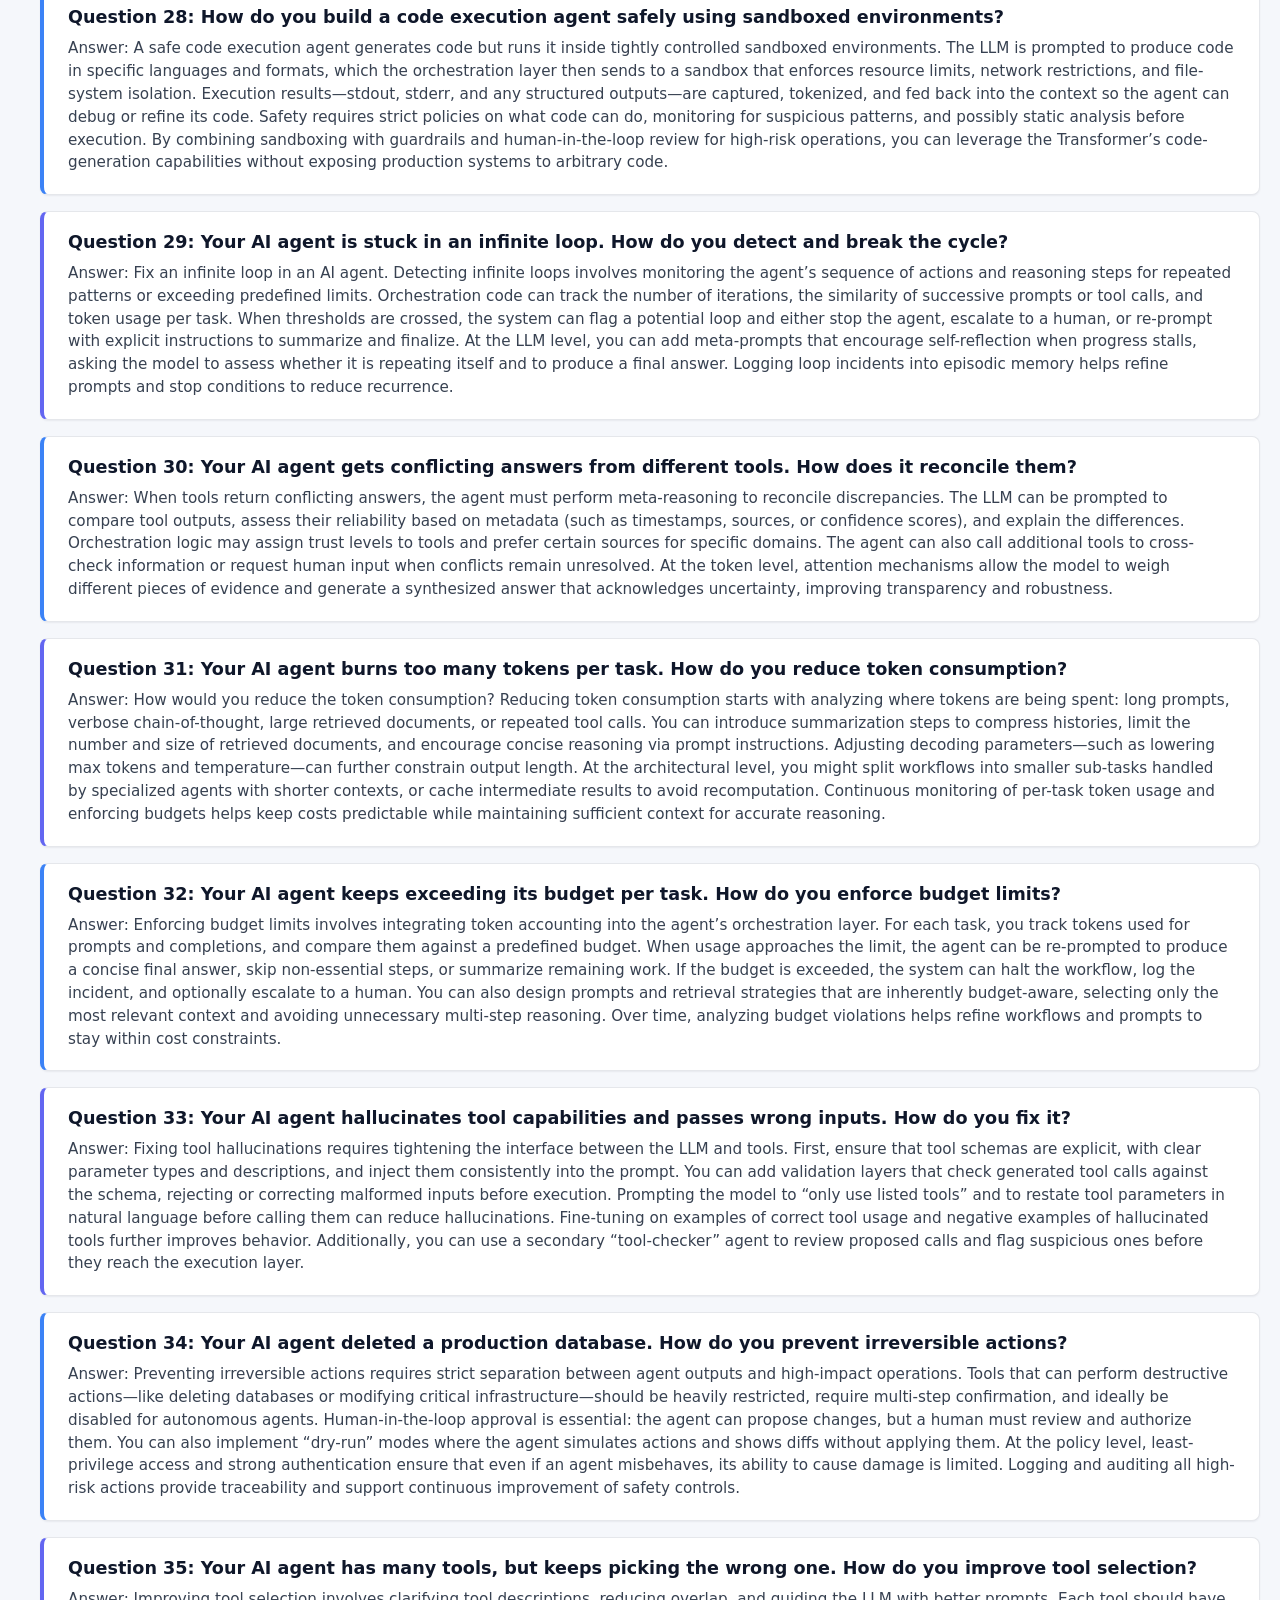
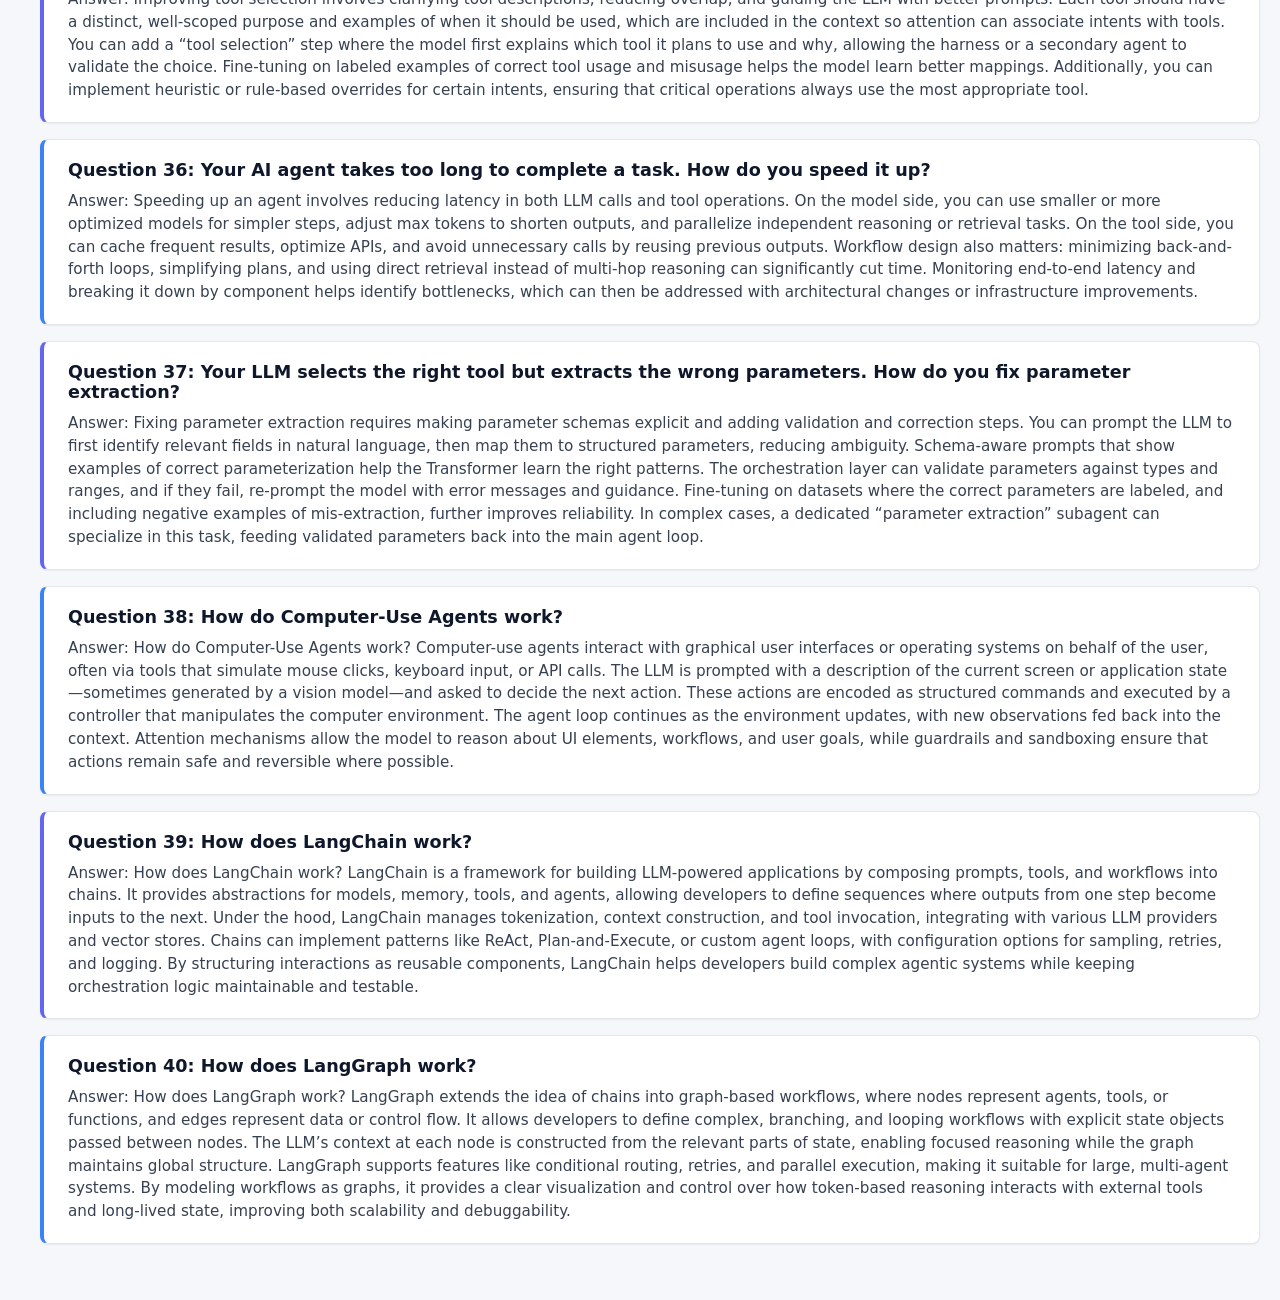
<file: public/ai_agents.html>
<!DOCTYPE html>
<html lang="en">
<head>
  <meta charset="UTF-8">
  <title>AI Agents and Agentic Systems Questions</title>
  <link rel="stylesheet" href="./nav.css">
</head>

<style> 
body {
  font-family: system-ui, -apple-system, BlinkMacSystemFont, "Segoe UI", sans-serif;
  margin: 0;
  padding: 40px;
  background-color: #f5f7fb;
  color: #1f2933;
}

h1 {
  font-size: 2rem;
  margin-bottom: 24px;
  color: #111827;
}

.question {
  background-color: #ffffff;
  border-radius: 8px;
  border: 1px solid #e5e7eb;
  margin-right: 60px;
  padding: 20px 24px;
  margin-bottom: 16px;
  box-shadow: 0 1px 2px rgba(15, 23, 42, 0.06);
}

.question h2 {
  font-size: 1.1rem;
  margin: 0 0 10px 0;
  color: #0f172a;
}

.question p {
  margin: 0;
  line-height: 1.5;
  font-size: 0.95rem;
  color: #374151;
}

.question:nth-child(odd) {
  border-left: 4px solid #3b82f6;
}

.question:nth-child(even) {
  border-left: 4px solid #6366f1;
}

@media (max-width: 768px) {
  body {
    padding: 20px;
  }

  .question {
    padding: 16px 18px;
  }

  h1 {
    font-size: 1.6rem;
  }

  .question h2 {
    font-size: 1rem;
  }
}


</style>

<body>

  <nav class="navbar">

    <a href="index.html" class="logo">
        <img src="./1314004-Regular-Show-HD-Wallpaper.jpg" alt="Logo">
        <span>Employed</span>
    </a>

</nav>
<br>
<br>
<br>






  <h1>AI Agents and Agentic Systems</h1>

  <div class="question">
    <h2>Question 1: What is an AI agent, and how does it differ from a simple LLM call?</h2>
    <p>
      Answer: AI Engineering Explained: LLM, RAG, MCP, Agent, Fine-Tuning, Quantization and AI Agent Explained.
      An AI agent is a system that uses an LLM as a core reasoning engine but wraps it in a loop of perception, planning, action, and feedback. Unlike a simple one-off LLM call that just maps a prompt to a completion, an agent maintains state across turns, uses memory, and can call tools or APIs to affect the external world. Technically, the agent loop repeatedly feeds structured context—such as prior messages, tool results, and goals—into the Transformer model, which processes tokens through attention layers to produce the next action or tool invocation. The agent’s behavior emerges from the LLM’s learned policy over token sequences, combined with orchestration code that interprets outputs (e.g., function-call tokens) and routes them to tools, then re-injects the results back into the context for further reasoning and sampling.
    </p>
  </div>

  <div class="question">
    <h2>Question 2: AI Agent Memory</h2>
    <p>
      Answer: AI Agent Memory.
      AI agent memory refers to the mechanisms by which an agent persists information across interactions so it can condition future reasoning on past events. At the token level, short-term memory is represented by the current context window fed into the Transformer, which includes recent messages, tool outputs, and intermediate thoughts. Long-term memory is typically implemented via external storage—such as vector databases or key–value stores—where text is embedded into high-dimensional vectors and retrieved using semantic search to augment the prompt. Episodic memory captures structured “episodes” of interaction, like tasks, failures, and successes, which can be summarized and reinserted into the context to guide future decisions. Effective memory design balances token budget, retrieval quality, and relevance, ensuring that attention layers focus on the most important tokens while training or fine-tuning can adapt the model to use memory patterns more reliably.
    </p>
  </div>

  <div class="question">
    <h2>Question 3: Harness Engineering in AI</h2>
    <p>
      Answer: Harness Engineering in AI.
      Harness engineering in AI is about building the surrounding infrastructure that reliably drives LLMs and agents: prompts, evaluation harnesses, logging, and orchestration. At the technical level, a harness defines how tokenized inputs are constructed—system prompts, user messages, tool schemas—and how outputs are parsed, validated, and potentially re-sampled using different decoding strategies (e.g., temperature, top-k, or nucleus sampling). It also includes instrumentation for tracking token usage, latency, and error modes, which can be analyzed to refine prompts or training data. By treating the LLM as a component inside a well-engineered harness, teams can systematically test reasoning behaviors, compare models, and enforce guardrails, turning raw Transformer capabilities into dependable agentic workflows.
    </p>
  </div>

  <div class="question">
    <h2>Question 4: Explain the ReAct (Reasoning + Acting) agent architecture.</h2>
    <p>
      Answer: ReAct Agent.
      The ReAct architecture combines chain-of-thought reasoning with explicit actions such as tool calls or environment interactions. In practice, the LLM is prompted to alternate between “Thought:” and “Action:” tokens, where the thought segment uses attention over the current context to plan, and the action segment emits a structured command (e.g., a function call) that the harness executes. The results of the action are then fed back as new tokens, allowing the Transformer to update its internal representation and continue reasoning. This pattern leverages the model’s training on natural language reasoning while giving it a way to ground its decisions in external data, reducing hallucinations and improving task completion. Sampling strategies can be tuned so that reasoning steps are verbose enough for transparency but still efficient in token usage.
    </p>
  </div>

  <div class="question">
    <h2>Question 5: What is the Plan-and-Execute agent pattern?</h2>
    <p>
      Answer: Plan-and-Execute Agent.
      The Plan-and-Execute pattern separates high-level planning from low-level execution. First, the LLM is prompted to generate a structured plan—a sequence of steps or sub-tasks—using its Transformer-based reasoning over the goal and available tools. This plan is then executed step-by-step, often by the same or another agent, with each step potentially invoking tools, APIs, or code. Execution results are fed back into the context, and the agent may re-plan if discrepancies or failures occur. This separation improves reliability because the planning phase can be inspected, constrained, or even optimized with additional models, while execution can be parallelized or monitored for token consumption and error handling. It also allows different sampling strategies for planning (more exploratory) versus execution (more deterministic).
    </p>
  </div>

  <div class="question">
    <h2>Question 6: What is tool use (function calling) in LLMs, and how does it enable agents?</h2>
    <p>
      Answer:  AI Engineering Explained: LLM, RAG, MCP, Agent, Fine-Tuning, Quantization.
      Tool use, often called function calling, is the ability of an LLM to emit structured outputs that represent calls to external functions, APIs, or services. The model is given a schema describing tools—names, parameters, and types—and during generation it produces special tokens or JSON-like structures that the harness interprets as tool invocations. This bridges the gap between pure text generation and actionable behavior, allowing the agent to fetch data, perform computations, or interact with systems beyond its training corpus. Internally, the Transformer attends to both the natural language context and the tool schema tokens, learning patterns that map user intents to appropriate tools and parameter values. Once the tool result is returned, it is tokenized and reinserted into the context, enabling the model to integrate fresh information into its reasoning loop.
    </p>
  </div>

  <div class="question">
    <h2>Question 7: How do you design and define tools for an AI agent?</h2>
    <p>
      Answer:AI Engineering Explained: LLM, RAG, MCP, Agent, Fine-Tuning, Quantization.
      Designing tools for an AI agent involves specifying clear, machine-readable interfaces that the LLM can understand and reliably call. Each tool should have a descriptive name, a natural-language description, and a parameter schema with types and constraints, often expressed in JSON Schema or similar formats. These definitions are injected into the prompt so the Transformer’s attention layers can learn associations between user intents and tool capabilities. Good tool design minimizes ambiguity, avoids overlapping responsibilities, and returns structured outputs that are easy to parse and reinsert into the context. During evaluation, you can analyze how often the model selects each tool, whether parameters are correctly extracted, and adjust prompts or fine-tune on tool-calling examples to improve accuracy and reduce hallucinated capabilities.
    </p>
  </div>

  <div class="question">
    <h2>Question 8: What is the difference between single-agent and multi-agent systems?</h2>
    <p>
      Answer: Multi-Agent Systems.
      A single-agent system uses one LLM-driven agent to handle all tasks, whereas a multi-agent system coordinates several specialized agents that may communicate and collaborate. In multi-agent setups, each agent can have its own prompt, tools, and memory, effectively creating different “roles” or expertise domains. Messages between agents are themselves tokenized and processed by Transformers, enabling emergent behaviors like debate, critique, or negotiation. Orchestration logic manages routing—deciding which agent should handle which sub-task—and aggregates their outputs into a final answer or action. Multi-agent systems can improve reasoning depth and robustness but require careful control of token budgets, communication protocols, and conflict resolution when agents produce divergent results.
    </p>
  </div>

  <div class="question">
    <h2>Question 9: What is Model Context Protocol (MCP), and how does it standardize tool integration?</h2>
    <p>
      Answer: AI Engineering Explained: LLM, RAG, MCP, Agent, Fine-Tuning, Quantization.
      Model Context Protocol (MCP) is a specification for how models, tools, and external systems exchange context in a standardized way. It defines how tool schemas, environment state, and user inputs are represented so that different LLMs and runtimes can interoperate without bespoke glue code. Technically, MCP structures the tokenizable context into well-defined sections—system metadata, tool definitions, messages, and results—so attention mechanisms can reliably focus on relevant parts. By standardizing tool integration, MCP reduces the risk of mis-specified functions, inconsistent parameter formats, and brittle prompt engineering. It also enables richer agentic behaviors, such as cross-model tool sharing and consistent logging of tool calls for evaluation and safety auditing.
    </p>
  </div>

  <div class="question">
    <h2>Question 10: What are AI SubAgents?</h2>
    <p>
      Answer: AI SubAgents.
      AI SubAgents are specialized agents nested within a larger agentic system, each responsible for a particular capability or domain. For example, a main orchestration agent might delegate code generation to a coding subagent, data retrieval to a RAG subagent, and safety checks to a guardrail subagent. Each subagent has its own prompt, tools, and sometimes its own memory store, allowing the Transformer to focus attention on domain-specific tokens and schemas. The orchestration layer routes tasks and aggregates subagent outputs, often using additional reasoning steps to reconcile differences. SubAgents help manage complexity, reduce prompt length for each role, and allow targeted fine-tuning or model selection (e.g., using a smaller model for simple retrieval and a larger one for complex reasoning).
    </p>
  </div>

  <div class="question">
    <h2>Question 11: What are the different types of agent memory (short-term, long-term, episodic)?</h2>
    <p>
      Answer: AI Agent Memory.
      Short-term memory is the active context window—the sequence of tokens currently fed into the Transformer—which includes recent dialogue, tool outputs, and intermediate reasoning. Long-term memory is stored externally, often in databases or vector stores, and retrieved via embeddings and similarity search to augment the prompt with relevant past information. Episodic memory captures structured records of interactions or tasks, including goals, decisions, and outcomes, which can be summarized and periodically injected back into the context to guide future behavior. Each memory type has different constraints: short-term is limited by the model’s maximum tokens, long-term by retrieval quality and storage, and episodic by how well episodes are encoded and summarized. Effective agent design carefully chooses what to store, how to index it, and when to reintroduce it so attention focuses on the most useful tokens for reasoning.
    </p>
  </div>

  <div class="question">
    <h2>Question 12: How do you handle agent failures and implement error recovery?</h2>
    <p>
      Answer:
      Handling agent failures involves detecting when the LLM or tools produce invalid, incomplete, or harmful outputs and then triggering recovery strategies. At the orchestration level, you can validate tool outputs against schemas, check for missing fields, or monitor for repeated loops in the agent’s reasoning tokens. When failures occur, the harness can re-prompt the model with additional context, such as error messages or constraints, or switch to a fallback tool or subagent. Error recovery may also involve logging the failure into episodic memory so future reasoning can avoid similar mistakes, and adjusting sampling parameters to reduce randomness in critical operations. Over time, fine-tuning on failure cases and adding explicit “self-check” steps—where the model critiques its own outputs—can significantly improve robustness.
    </p>
  </div>

  <div class="question">
    <h2>Question 13: What is an agent loop, and how does it decide when to stop?</h2>
    <p>
      Answer: AI Agent Loop.
      An agent loop is the repeated cycle in which an agent observes context, reasons using the LLM, takes actions (such as tool calls), and updates its state. Each iteration involves tokenizing the current state—messages, memory, tool results—and feeding it through the Transformer to generate the next step. The loop continues until a stopping condition is met, which can be explicit (e.g., the model emits a “FINAL_ANSWER” token or a specific action) or implicit (e.g., a maximum number of steps, token budget, or time limit). Orchestration code inspects the generated tokens to detect these conditions, and may also enforce safety stops if the agent appears stuck in repetitive reasoning or tool calls. Designing good stop criteria is crucial to avoid infinite loops, runaway token consumption, and user confusion.
    </p>
  </div>

  <div class="question">
    <h2>Question 14: Context Engineering</h2>
    <p>
      Answer: Context Engineering.
      Context engineering is the practice of carefully constructing the input to an LLM or agent so that the Transformer’s attention focuses on the most relevant tokens. This includes prompt design, message ordering, tool schema placement, and memory selection. Technically, because attention scales with the number of tokens, including too much irrelevant context can dilute signal and increase cost, while too little context can cause hallucinations or poor reasoning. Context engineering often uses retrieval pipelines to select high-signal documents, summarization to compress long histories, and structured templates to ensure consistent formatting. By iteratively evaluating outputs and adjusting context, teams can significantly improve reasoning quality, tool use accuracy, and overall agent performance without changing the underlying model weights.
    </p>
  </div>

  <div class="question">
    <h2>Question 15: How AI Agents Communicate?</h2>
    <p>
      Answer: How AI Agents Communicate.
      AI agents communicate by exchanging structured messages that are ultimately tokenized and processed by LLMs. In multi-agent systems, one agent’s output becomes another agent’s input, often with metadata indicating roles, intents, or priorities. These messages can include natural language, tool call results, or specialized control tokens that guide coordination. The Transformer’s attention mechanism allows each agent to reason over both its own state and messages from others, enabling behaviors like critique, delegation, and consensus-building. Communication protocols define how messages are routed, how conflicts are resolved, and how token budgets are managed so that inter-agent dialogue remains efficient and focused on solving the user’s task.
    </p>
  </div>

  <div class="question">
    <h2>Question 16: How do you evaluate and test AI agents?</h2>
    <p>
      Answer: AI Agent Evaluation.
      Evaluating AI agents involves measuring their performance on tasks, robustness to edge cases, and adherence to safety and cost constraints. Technically, you can build evaluation harnesses that run agents on curated test suites, capturing metrics like success rate, token usage, latency, and tool-call accuracy. For reasoning quality, you might use human labels, automatic scoring models, or structured checks (e.g., verifying that outputs satisfy constraints or match ground truth). Logging all prompts, intermediate thoughts, and tool calls enables detailed analysis of failure modes, such as incorrect parameter extraction or unnecessary tool usage. Over time, you can refine prompts, adjust sampling parameters, or fine-tune models based on evaluation data, turning agent development into an iterative engineering process rather than ad hoc experimentation.
    </p>
  </div>

  <div class="question">
    <h2>Question 17: What are the security risks of agentic systems, and how do you mitigate them?</h2>
    <p>
      Answer:
      Agentic systems introduce security risks because they can autonomously call tools, access data, and perform actions that affect real systems. Threats include prompt injection, where malicious inputs cause the agent to bypass guardrails; data exfiltration, where sensitive information is leaked via outputs; and unsafe tool usage, such as executing arbitrary code or modifying production resources. Mitigation involves strict tool design with least-privilege access, sandboxed execution environments, and policy layers that validate or veto actions before they are executed. You can also use input and output filters, safety classifiers, and human-in-the-loop checkpoints for high-risk operations. Logging and auditing all tool calls and decisions helps detect abuse and refine defenses over time.
    </p>
  </div>

  <div class="question">
    <h2>Question 18: What is the difference between reactive and proactive agents?</h2>
    <p>
      Answer:
      Reactive agents respond only when prompted or when events occur, focusing on immediate inputs and producing outputs without long-term planning. Proactive agents, by contrast, initiate actions based on goals, schedules, or predictions, sometimes running background loops that monitor state and decide when to act. At the LLM level, reactive behavior is typically a single prompt–completion cycle, while proactive behavior involves persistent state, periodic context updates, and reasoning about future steps. Proactive agents may use planning patterns, memory, and external triggers to decide when to re-enter the agent loop, which requires careful management of token budgets and safety constraints. Both styles can be combined, with agents reacting to user input while proactively maintaining or optimizing system state.
    </p>
  </div>

  <div class="question">
    <h2>Question 19: How do you manage token consumption and cost in long-running agent workflows?</h2>
    <p>
      Answer:
      Managing token consumption involves controlling how much context is fed into the model and how verbose the outputs are. Techniques include summarizing long histories into compact representations, using retrieval to select only the most relevant documents, and pruning unnecessary intermediate thoughts. You can also adjust decoding parameters—like temperature and max tokens—to limit output length, and design prompts that encourage concise reasoning while still being clear. At the orchestration level, you can track per-task token usage and enforce budgets, stopping or re-planning when limits are reached. Over time, analyzing logs helps identify wasteful patterns, such as repeated tool calls or redundant explanations, which can be addressed through prompt refinement or architectural changes.
    </p>
  </div>

  <div class="question">
    <h2>Question 20: What is the human-in-the-loop pattern for agents, and when is it needed?</h2>
    <p>
      Answer:
      The human-in-the-loop pattern inserts human review or approval into critical points of an agent’s workflow. For example, before executing a high-risk tool call—like modifying infrastructure or sending external communications—the agent can present a proposed action and reasoning for a human to validate. Technically, this involves pausing the agent loop, exposing intermediate outputs, and resuming once feedback is provided, often with that feedback tokenized and added to the context. Human-in-the-loop is essential when stakes are high, data is sensitive, or policies are complex and evolving. It also provides valuable training and evaluation data, as human corrections can be used to refine prompts, adjust guardrails, or fine-tune models for better alignment with organizational goals.
    </p>
  </div>

  <div class="question">
    <h2>Question 21: How do you implement guardrails for AI agents to prevent harmful actions?</h2>
    <p>
      Answer:
      Guardrails are constraints and checks that prevent agents from performing harmful or unauthorized actions. Implementation typically combines static policies—such as disallowing certain tools or parameters—with dynamic checks using classifiers or rule-based validators. Before executing a tool call, the orchestration layer can inspect the requested action, compare it against policy, and either approve, modify, or block it. At the LLM level, prompts can explicitly instruct the model to avoid certain behaviors and to self-check outputs for safety. Additional layers, such as content filters and anomaly detection, can monitor outputs and tool usage patterns for signs of misuse. Effective guardrails are transparent, auditable, and regularly updated as new risks are discovered.
    </p>
  </div>

  <div class="question">
    <h2>Question 22: What is agent reflection, and how does it improve agent performance?</h2>
    <p>
      Answer: Reflection Agent.
      Agent reflection is the process by which an agent reviews its own reasoning and actions to identify errors, inefficiencies, or better strategies. A reflection agent may be a separate LLM or a mode of the same model, prompted to critique previous outputs and suggest improvements. Technically, reflection involves feeding past transcripts, tool calls, and results back into the Transformer with instructions to analyze and summarize lessons. These reflections can be stored in episodic memory and used to adjust future prompts, plans, or tool choices. By systematically reflecting on failures and successes, agents can reduce repeated mistakes, optimize token usage, and develop more robust reasoning patterns without changing the underlying training data.
    </p>
  </div>

  <div class="question">
    <h2>Question 23: What is the difference between code-generating agents and tool-calling agents?</h2>
    <p>
      Answer:
      Code-generating agents primarily produce source code as their output, relying on the LLM’s training on programming languages and patterns. Tool-calling agents, on the other hand, emit structured commands that invoke external tools or APIs, which may themselves execute code or perform operations. In both cases, the Transformer processes tokens and uses attention to reason about requirements, but the output format and execution path differ. Code-generating agents often require sandboxed environments to run and test generated code safely, while tool-calling agents depend on well-defined schemas and orchestration logic. Combining both patterns allows an agent to generate code, call a test runner tool, and interpret results, forming a powerful loop for automated development and debugging.
    </p>
  </div>

  <div class="question">
    <h2>Question 24: How do you handle multi-modal inputs and outputs in agentic systems?</h2>
    <p>
      Answer:
      Multi-modal agentic systems process and generate not just text, but also images, audio, or structured data. This typically involves models or pipelines that can encode non-text inputs into embeddings compatible with the LLM’s context, or separate models that the agent calls as tools. For example, an image can be processed by a vision model whose textual description or features are then injected as tokens into the Transformer’s prompt. Outputs can include references to generated images, audio, or other media, orchestrated by tools that handle rendering or playback. The agent’s reasoning loop must account for modality-specific constraints, such as size limits or latency, and use attention to integrate multi-modal signals into coherent decisions and explanations.
    </p>
  </div>

  <div class="question">
    <h2>Question 25: How do you implement state management in complex agent workflows?</h2>
    <p>
      Answer: How does LangGraph work?
      State management in complex agent workflows involves tracking the evolving data, decisions, and context across multiple steps and possibly multiple agents. Frameworks like LangGraph model workflows as graphs of nodes (agents or tools) and edges (data flows), with explicit state objects passed between nodes. The LLM’s token-based context represents a snapshot of state at each step, while external state stores maintain structured information that may be too large or long-lived for the context window. By separating logical state from textual prompts, you can persist progress, resume workflows, and branch or merge paths based on conditions. Attention mechanisms then operate over a curated subset of state encoded as tokens, ensuring that reasoning remains focused while the underlying system maintains full fidelity of the workflow.
    </p>
  </div>

  <div class="question">
    <h2>Question 26: How do you build a customer support agent with escalation logic?</h2>
    <p>
      Answer:
      Building a customer support agent with escalation logic starts with defining intents, tools, and policies for what the agent can handle autonomously. The LLM is prompted to classify user queries, retrieve relevant knowledge base articles via RAG, and generate responses while respecting tone and policy constraints. Escalation logic is implemented in the orchestration layer: when certain conditions are met—such as high-risk topics, repeated failures, or explicit user requests—the agent routes the conversation to a human operator or a specialized subagent. This routing decision can itself be made by the LLM, which outputs an “ESCALATE” action token, or by rule-based checks on the conversation state. State management ensures that all prior context is available to the human, and logging provides data to refine both the agent’s capabilities and escalation thresholds.
    </p>
  </div>

  <div class="question">
    <h2>Question 27: What is agent orchestration, and how do you implement it?</h2>
    <p>
      Answer: AI Orchestration.
      Agent orchestration is the coordination of multiple agents, tools, and workflows to achieve complex tasks. Implementation typically uses a controller component that decides which agent or tool to invoke next based on the current state, goals, and policies. The controller may itself be an LLM, prompted to select actions, or a rule-based system that interprets agent outputs and routes them. Orchestration frameworks define nodes, edges, and execution semantics, handling retries, error recovery, and parallelization where possible. At the token level, orchestration determines which parts of state are injected into each agent’s context, ensuring that attention focuses on relevant information while keeping token usage under control. Good orchestration design makes agentic systems modular, testable, and scalable.
    </p>
  </div>

  <div class="question">
    <h2>Question 28: How do you build a code execution agent safely using sandboxed environments?</h2>
    <p>
      Answer:
      A safe code execution agent generates code but runs it inside tightly controlled sandboxed environments. The LLM is prompted to produce code in specific languages and formats, which the orchestration layer then sends to a sandbox that enforces resource limits, network restrictions, and file-system isolation. Execution results—stdout, stderr, and any structured outputs—are captured, tokenized, and fed back into the context so the agent can debug or refine its code. Safety requires strict policies on what code can do, monitoring for suspicious patterns, and possibly static analysis before execution. By combining sandboxing with guardrails and human-in-the-loop review for high-risk operations, you can leverage the Transformer’s code-generation capabilities without exposing production systems to arbitrary code.
    </p>
  </div>

  <div class="question">
    <h2>Question 29: Your AI agent is stuck in an infinite loop. How do you detect and break the cycle?</h2>
    <p>
      Answer: Fix an infinite loop in an AI agent.
      Detecting infinite loops involves monitoring the agent’s sequence of actions and reasoning steps for repeated patterns or exceeding predefined limits. Orchestration code can track the number of iterations, the similarity of successive prompts or tool calls, and token usage per task. When thresholds are crossed, the system can flag a potential loop and either stop the agent, escalate to a human, or re-prompt with explicit instructions to summarize and finalize. At the LLM level, you can add meta-prompts that encourage self-reflection when progress stalls, asking the model to assess whether it is repeating itself and to produce a final answer. Logging loop incidents into episodic memory helps refine prompts and stop conditions to reduce recurrence.
    </p>
  </div>

  <div class="question">
    <h2>Question 30: Your AI agent gets conflicting answers from different tools. How does it reconcile them?</h2>
    <p>
      Answer:
      When tools return conflicting answers, the agent must perform meta-reasoning to reconcile discrepancies. The LLM can be prompted to compare tool outputs, assess their reliability based on metadata (such as timestamps, sources, or confidence scores), and explain the differences. Orchestration logic may assign trust levels to tools and prefer certain sources for specific domains. The agent can also call additional tools to cross-check information or request human input when conflicts remain unresolved. At the token level, attention mechanisms allow the model to weigh different pieces of evidence and generate a synthesized answer that acknowledges uncertainty, improving transparency and robustness.
    </p>
  </div>

  <div class="question">
    <h2>Question 31: Your AI agent burns too many tokens per task. How do you reduce token consumption?</h2>
    <p>
      Answer: How would you reduce the token consumption?
      Reducing token consumption starts with analyzing where tokens are being spent: long prompts, verbose chain-of-thought, large retrieved documents, or repeated tool calls. You can introduce summarization steps to compress histories, limit the number and size of retrieved documents, and encourage concise reasoning via prompt instructions. Adjusting decoding parameters—such as lowering max tokens and temperature—can further constrain output length. At the architectural level, you might split workflows into smaller sub-tasks handled by specialized agents with shorter contexts, or cache intermediate results to avoid recomputation. Continuous monitoring of per-task token usage and enforcing budgets helps keep costs predictable while maintaining sufficient context for accurate reasoning.
    </p>
  </div>

  <div class="question">
    <h2>Question 32: Your AI agent keeps exceeding its budget per task. How do you enforce budget limits?</h2>
    <p>
      Answer:
      Enforcing budget limits involves integrating token accounting into the agent’s orchestration layer. For each task, you track tokens used for prompts and completions, and compare them against a predefined budget. When usage approaches the limit, the agent can be re-prompted to produce a concise final answer, skip non-essential steps, or summarize remaining work. If the budget is exceeded, the system can halt the workflow, log the incident, and optionally escalate to a human. You can also design prompts and retrieval strategies that are inherently budget-aware, selecting only the most relevant context and avoiding unnecessary multi-step reasoning. Over time, analyzing budget violations helps refine workflows and prompts to stay within cost constraints.
    </p>
  </div>

  <div class="question">
    <h2>Question 33: Your AI agent hallucinates tool capabilities and passes wrong inputs. How do you fix it?</h2>
    <p>
      Answer:
      Fixing tool hallucinations requires tightening the interface between the LLM and tools. First, ensure that tool schemas are explicit, with clear parameter types and descriptions, and inject them consistently into the prompt. You can add validation layers that check generated tool calls against the schema, rejecting or correcting malformed inputs before execution. Prompting the model to “only use listed tools” and to restate tool parameters in natural language before calling them can reduce hallucinations. Fine-tuning on examples of correct tool usage and negative examples of hallucinated tools further improves behavior. Additionally, you can use a secondary “tool-checker” agent to review proposed calls and flag suspicious ones before they reach the execution layer.
    </p>
  </div>

  <div class="question">
    <h2>Question 34: Your AI agent deleted a production database. How do you prevent irreversible actions?</h2>
    <p>
      Answer:
      Preventing irreversible actions requires strict separation between agent outputs and high-impact operations. Tools that can perform destructive actions—like deleting databases or modifying critical infrastructure—should be heavily restricted, require multi-step confirmation, and ideally be disabled for autonomous agents. Human-in-the-loop approval is essential: the agent can propose changes, but a human must review and authorize them. You can also implement “dry-run” modes where the agent simulates actions and shows diffs without applying them. At the policy level, least-privilege access and strong authentication ensure that even if an agent misbehaves, its ability to cause damage is limited. Logging and auditing all high-risk actions provide traceability and support continuous improvement of safety controls.
    </p>
  </div>

  <div class="question">
    <h2>Question 35: Your AI agent has many tools, but keeps picking the wrong one. How do you improve tool selection?</h2>
    <p>
      Answer:
      Improving tool selection involves clarifying tool descriptions, reducing overlap, and guiding the LLM with better prompts. Each tool should have a distinct, well-scoped purpose and examples of when it should be used, which are included in the context so attention can associate intents with tools. You can add a “tool selection” step where the model first explains which tool it plans to use and why, allowing the harness or a secondary agent to validate the choice. Fine-tuning on labeled examples of correct tool usage and misusage helps the model learn better mappings. Additionally, you can implement heuristic or rule-based overrides for certain intents, ensuring that critical operations always use the most appropriate tool.
    </p>
  </div>

  <div class="question">
    <h2>Question 36: Your AI agent takes too long to complete a task. How do you speed it up?</h2>
    <p>
      Answer:
      Speeding up an agent involves reducing latency in both LLM calls and tool operations. On the model side, you can use smaller or more optimized models for simpler steps, adjust max tokens to shorten outputs, and parallelize independent reasoning or retrieval tasks. On the tool side, you can cache frequent results, optimize APIs, and avoid unnecessary calls by reusing previous outputs. Workflow design also matters: minimizing back-and-forth loops, simplifying plans, and using direct retrieval instead of multi-hop reasoning can significantly cut time. Monitoring end-to-end latency and breaking it down by component helps identify bottlenecks, which can then be addressed with architectural changes or infrastructure improvements.
    </p>
  </div>

  <div class="question">
    <h2>Question 37: Your LLM selects the right tool but extracts the wrong parameters. How do you fix parameter extraction?</h2>
    <p>
      Answer:
      Fixing parameter extraction requires making parameter schemas explicit and adding validation and correction steps. You can prompt the LLM to first identify relevant fields in natural language, then map them to structured parameters, reducing ambiguity. Schema-aware prompts that show examples of correct parameterization help the Transformer learn the right patterns. The orchestration layer can validate parameters against types and ranges, and if they fail, re-prompt the model with error messages and guidance. Fine-tuning on datasets where the correct parameters are labeled, and including negative examples of mis-extraction, further improves reliability. In complex cases, a dedicated “parameter extraction” subagent can specialize in this task, feeding validated parameters back into the main agent loop.
    </p>
  </div>

  <div class="question">
    <h2>Question 38: How do Computer-Use Agents work?</h2>
    <p>
      Answer: How do Computer-Use Agents work?
      Computer-use agents interact with graphical user interfaces or operating systems on behalf of the user, often via tools that simulate mouse clicks, keyboard input, or API calls. The LLM is prompted with a description of the current screen or application state—sometimes generated by a vision model—and asked to decide the next action. These actions are encoded as structured commands and executed by a controller that manipulates the computer environment. The agent loop continues as the environment updates, with new observations fed back into the context. Attention mechanisms allow the model to reason about UI elements, workflows, and user goals, while guardrails and sandboxing ensure that actions remain safe and reversible where possible.
    </p>
  </div>

  <div class="question">
    <h2>Question 39: How does LangChain work?</h2>
    <p>
      Answer: How does LangChain work?
      LangChain is a framework for building LLM-powered applications by composing prompts, tools, and workflows into chains. It provides abstractions for models, memory, tools, and agents, allowing developers to define sequences where outputs from one step become inputs to the next. Under the hood, LangChain manages tokenization, context construction, and tool invocation, integrating with various LLM providers and vector stores. Chains can implement patterns like ReAct, Plan-and-Execute, or custom agent loops, with configuration options for sampling, retries, and logging. By structuring interactions as reusable components, LangChain helps developers build complex agentic systems while keeping orchestration logic maintainable and testable.
    </p>
  </div>

  <div class="question">
    <h2>Question 40: How does LangGraph work?</h2>
    <p>
      Answer: How does LangGraph work?
      LangGraph extends the idea of chains into graph-based workflows, where nodes represent agents, tools, or functions, and edges represent data or control flow. It allows developers to define complex, branching, and looping workflows with explicit state objects passed between nodes. The LLM’s context at each node is constructed from the relevant parts of state, enabling focused reasoning while the graph maintains global structure. LangGraph supports features like conditional routing, retries, and parallel execution, making it suitable for large, multi-agent systems. By modeling workflows as graphs, it provides a clear visualization and control over how token-based reasoning interacts with external tools and long-lived state, improving both scalability and debuggability.
    </p>
  </div>

</body>
</html>
</file>
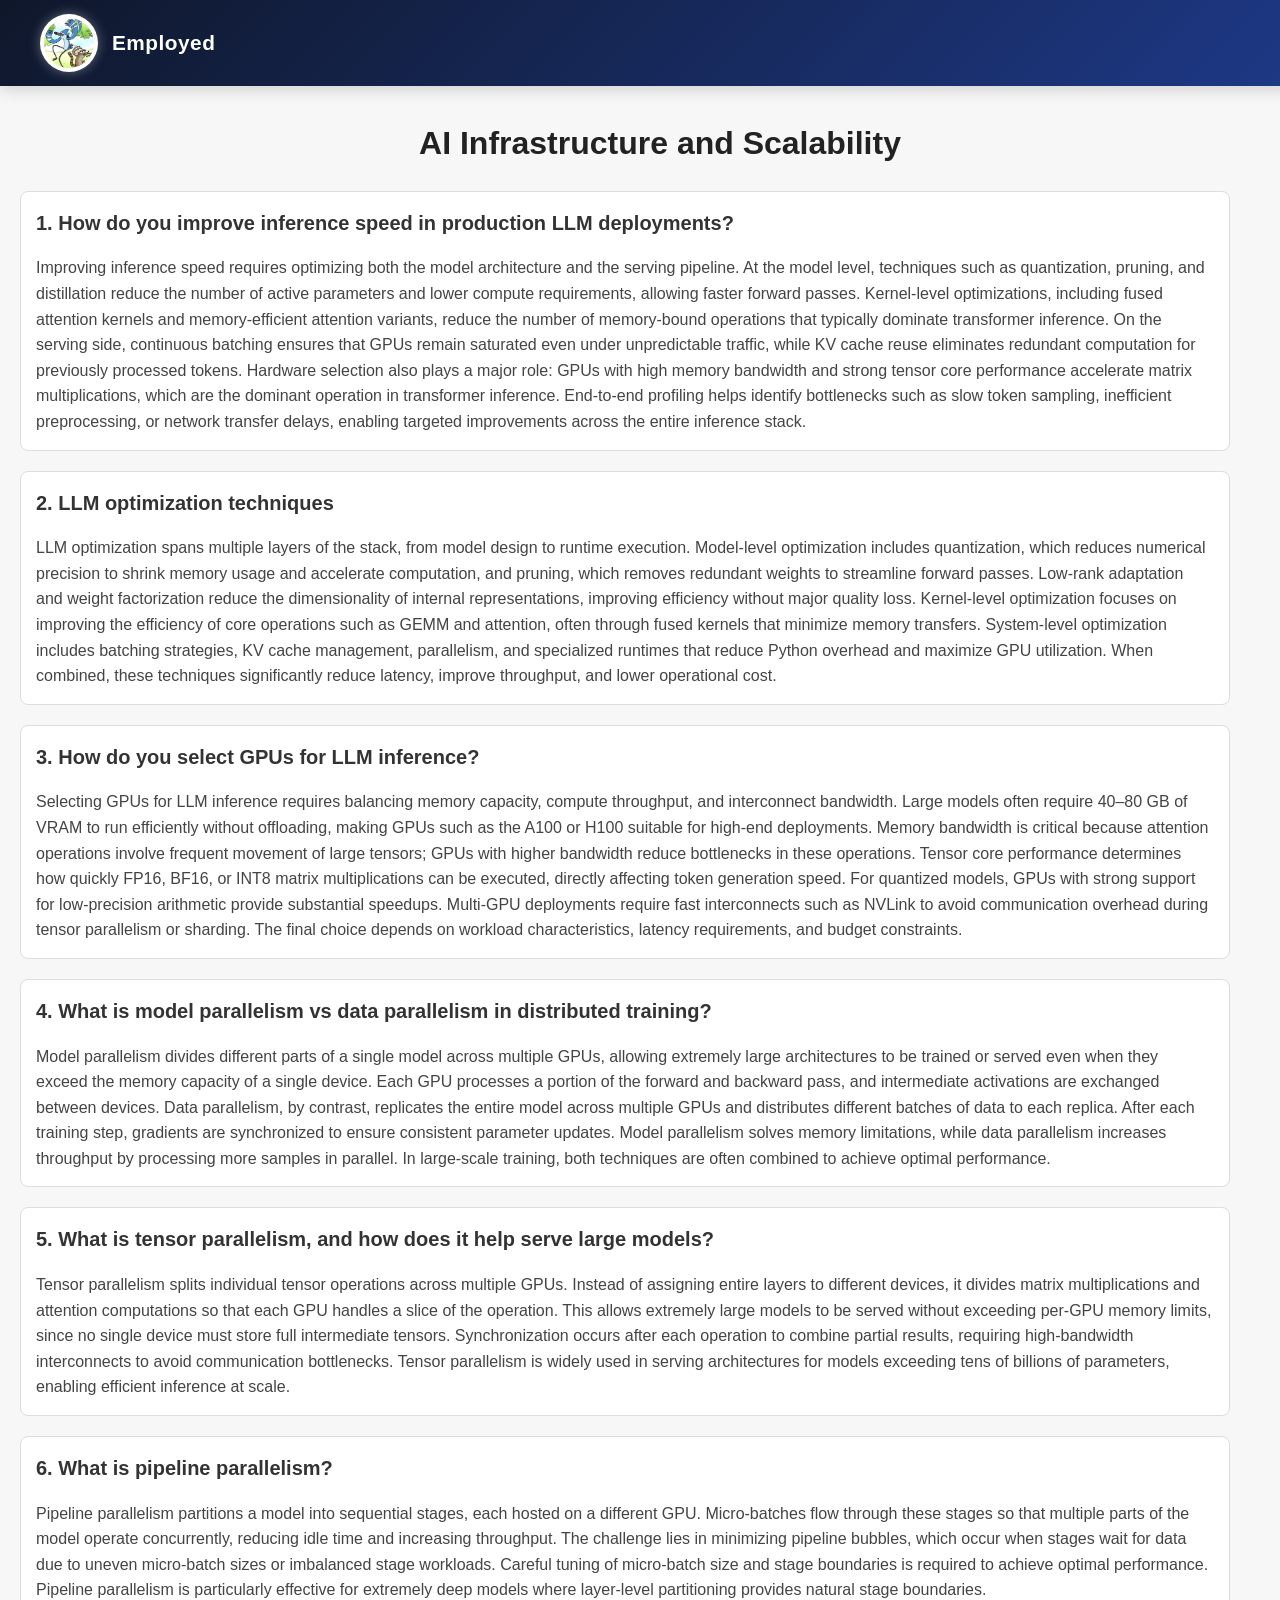
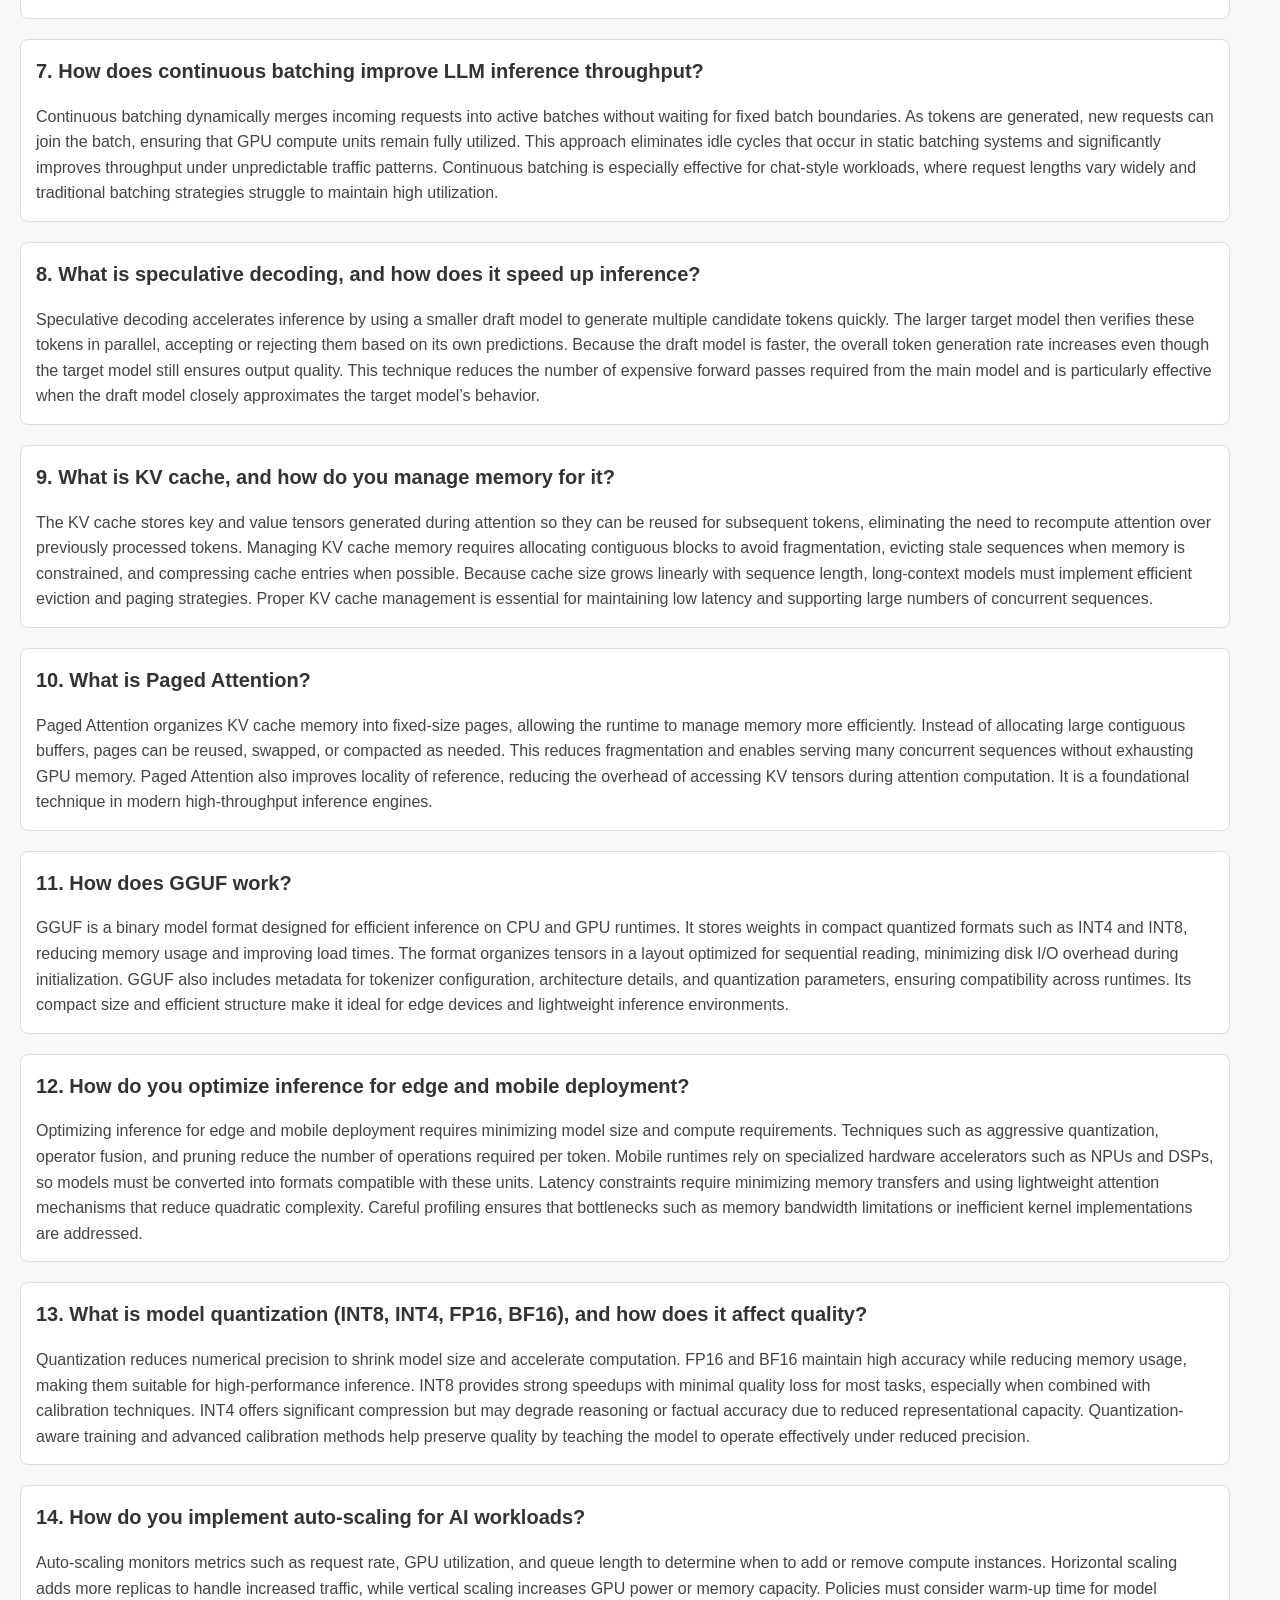
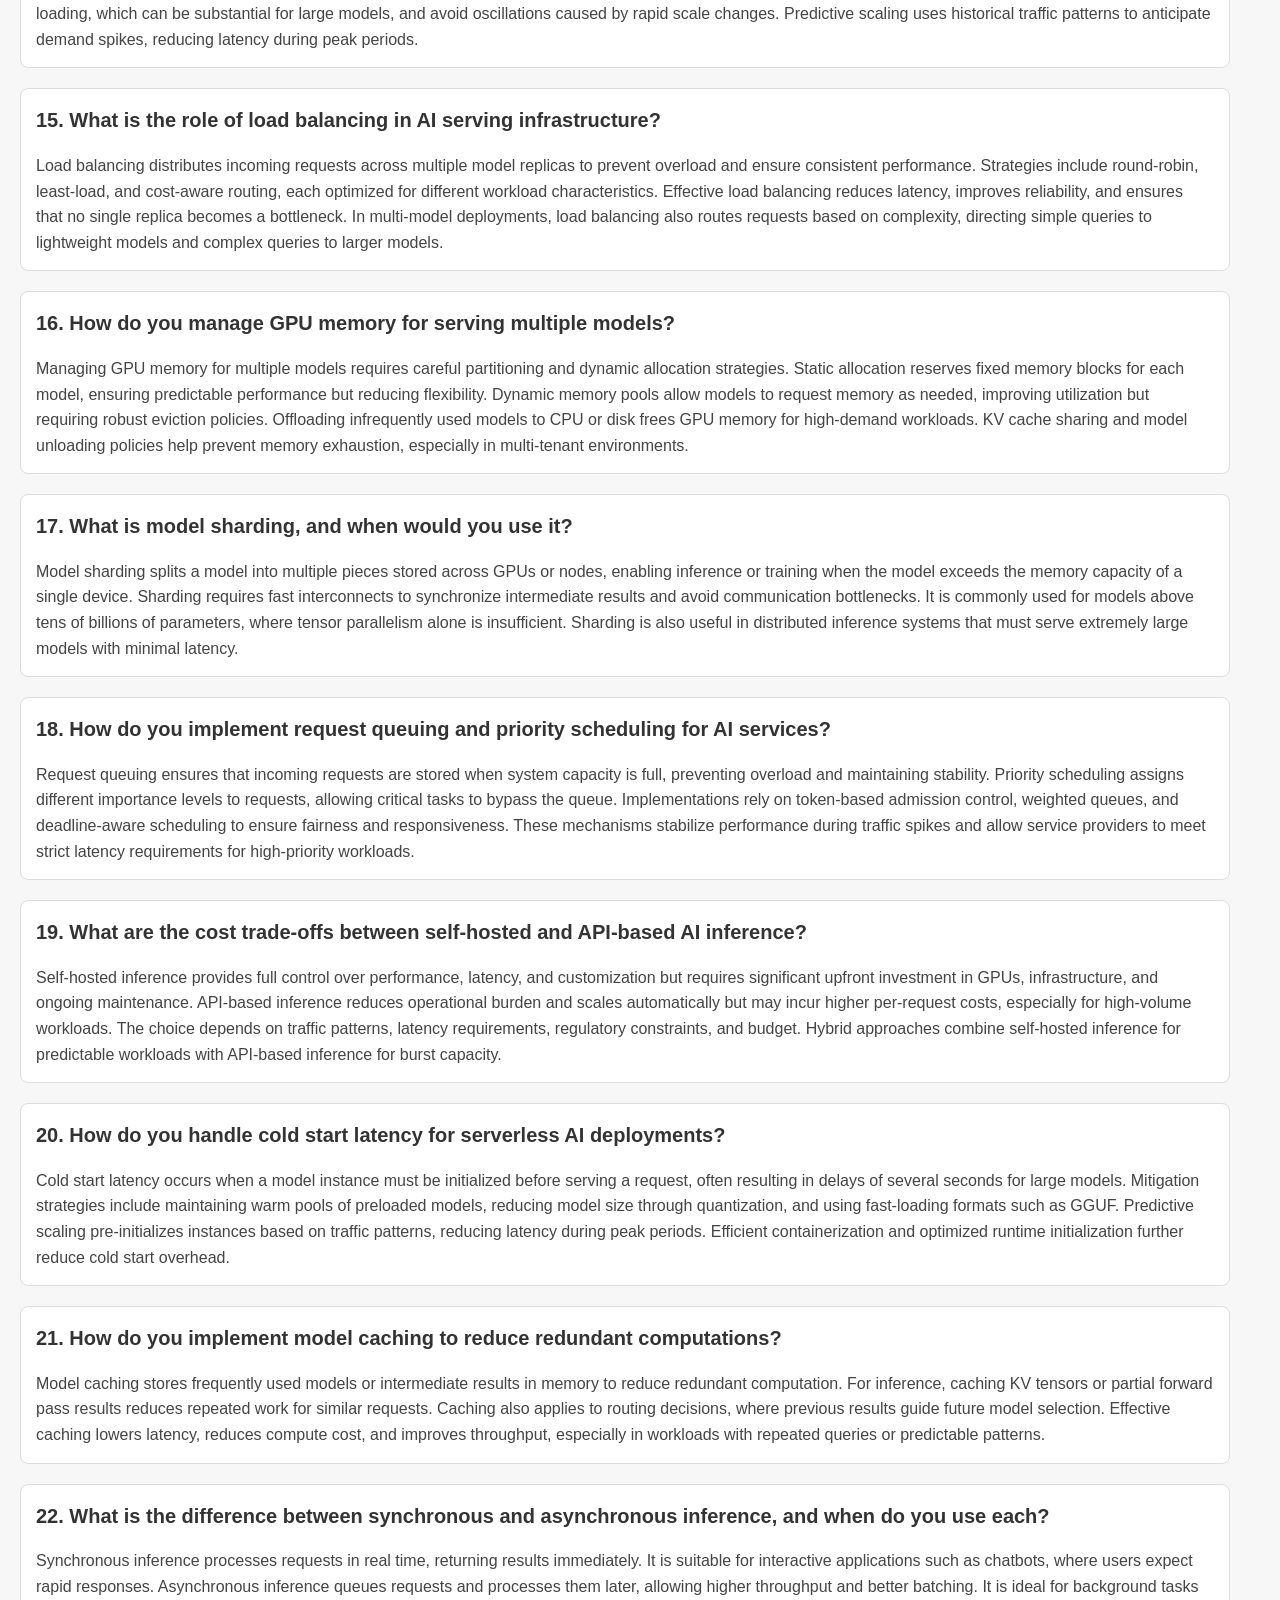
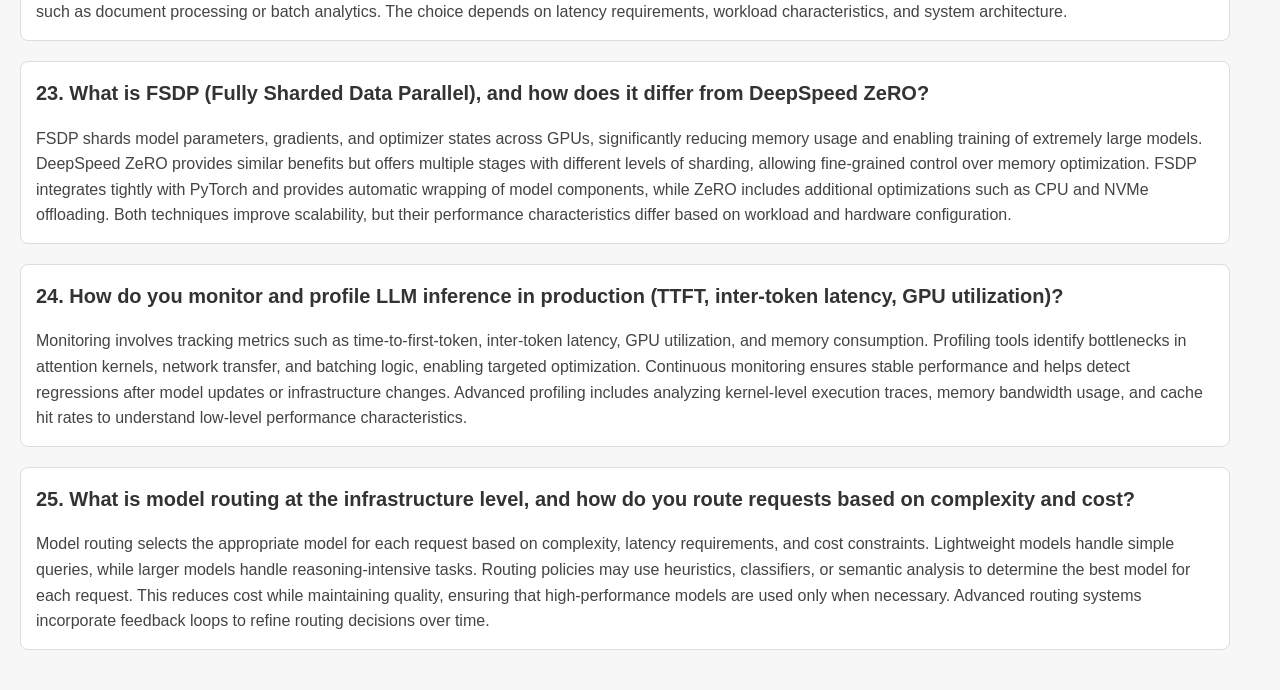
<file: public/ai_infastructure.html>
<!DOCTYPE html>
<html lang="en">
<head>
<meta charset="UTF-8" />
<title>AI Infrastructure and Scalability</title>
<link rel="stylesheet" href="./nav.css">
<style>
    body {
        font-family: Arial, sans-serif;
        background: #f7f7f7;
        margin: 0;
        padding: 20px;
        line-height: 1.6;
    }
    .question {
        background: #fff;
        padding: 15px;
        margin-bottom: 20px;
        border-radius: 8px;
        border: 1px solid #ddd;
        margin-right: 70px;
    }
    h2 {
        margin-top: 0;
        font-size: 20px;
        color: #333;
    }
    p {
        margin: 10px 0 0;
        color: #444;
    }
</style>
</head>
<body>


<nav class="navbar">

    <a href="index.html" class="logo">
        <img src="./1314004-Regular-Show-HD-Wallpaper.jpg" alt="Logo">
        <span>Employed</span>
    </a>

</nav>
<br>
<br>
<br>


<h1 style="text-align: center;">AI Infrastructure and Scalability</h1>

<!-- 1 -->
<div class="question">
    <h2>1. How do you improve inference speed in production LLM deployments?</h2>
    <p>
        Improving inference speed requires optimizing both the model architecture and the serving pipeline. At the model level, techniques such as quantization, pruning, and distillation reduce the number of active parameters and lower compute requirements, allowing faster forward passes. Kernel-level optimizations, including fused attention kernels and memory-efficient attention variants, reduce the number of memory-bound operations that typically dominate transformer inference. On the serving side, continuous batching ensures that GPUs remain saturated even under unpredictable traffic, while KV cache reuse eliminates redundant computation for previously processed tokens. Hardware selection also plays a major role: GPUs with high memory bandwidth and strong tensor core performance accelerate matrix multiplications, which are the dominant operation in transformer inference. End-to-end profiling helps identify bottlenecks such as slow token sampling, inefficient preprocessing, or network transfer delays, enabling targeted improvements across the entire inference stack.
    </p>
</div>

<!-- 2 -->
<div class="question">
    <h2>2. LLM optimization techniques</h2>
    <p>
        LLM optimization spans multiple layers of the stack, from model design to runtime execution. Model-level optimization includes quantization, which reduces numerical precision to shrink memory usage and accelerate computation, and pruning, which removes redundant weights to streamline forward passes. Low-rank adaptation and weight factorization reduce the dimensionality of internal representations, improving efficiency without major quality loss. Kernel-level optimization focuses on improving the efficiency of core operations such as GEMM and attention, often through fused kernels that minimize memory transfers. System-level optimization includes batching strategies, KV cache management, parallelism, and specialized runtimes that reduce Python overhead and maximize GPU utilization. When combined, these techniques significantly reduce latency, improve throughput, and lower operational cost.
    </p>
</div>

<!-- 3 -->
<div class="question">
    <h2>3. How do you select GPUs for LLM inference?</h2>
    <p>
        Selecting GPUs for LLM inference requires balancing memory capacity, compute throughput, and interconnect bandwidth. Large models often require 40–80 GB of VRAM to run efficiently without offloading, making GPUs such as the A100 or H100 suitable for high-end deployments. Memory bandwidth is critical because attention operations involve frequent movement of large tensors; GPUs with higher bandwidth reduce bottlenecks in these operations. Tensor core performance determines how quickly FP16, BF16, or INT8 matrix multiplications can be executed, directly affecting token generation speed. For quantized models, GPUs with strong support for low-precision arithmetic provide substantial speedups. Multi-GPU deployments require fast interconnects such as NVLink to avoid communication overhead during tensor parallelism or sharding. The final choice depends on workload characteristics, latency requirements, and budget constraints.
    </p>
</div>

<!-- 4 -->
<div class="question">
    <h2>4. What is model parallelism vs data parallelism in distributed training?</h2>
    <p>
        Model parallelism divides different parts of a single model across multiple GPUs, allowing extremely large architectures to be trained or served even when they exceed the memory capacity of a single device. Each GPU processes a portion of the forward and backward pass, and intermediate activations are exchanged between devices. Data parallelism, by contrast, replicates the entire model across multiple GPUs and distributes different batches of data to each replica. After each training step, gradients are synchronized to ensure consistent parameter updates. Model parallelism solves memory limitations, while data parallelism increases throughput by processing more samples in parallel. In large-scale training, both techniques are often combined to achieve optimal performance.
    </p>
</div>

<!-- 5 -->
<div class="question">
    <h2>5. What is tensor parallelism, and how does it help serve large models?</h2>
    <p>
        Tensor parallelism splits individual tensor operations across multiple GPUs. Instead of assigning entire layers to different devices, it divides matrix multiplications and attention computations so that each GPU handles a slice of the operation. This allows extremely large models to be served without exceeding per-GPU memory limits, since no single device must store full intermediate tensors. Synchronization occurs after each operation to combine partial results, requiring high-bandwidth interconnects to avoid communication bottlenecks. Tensor parallelism is widely used in serving architectures for models exceeding tens of billions of parameters, enabling efficient inference at scale.
    </p>
</div>

<!-- 6 -->
<div class="question">
    <h2>6. What is pipeline parallelism?</h2>
    <p>
        Pipeline parallelism partitions a model into sequential stages, each hosted on a different GPU. Micro-batches flow through these stages so that multiple parts of the model operate concurrently, reducing idle time and increasing throughput. The challenge lies in minimizing pipeline bubbles, which occur when stages wait for data due to uneven micro-batch sizes or imbalanced stage workloads. Careful tuning of micro-batch size and stage boundaries is required to achieve optimal performance. Pipeline parallelism is particularly effective for extremely deep models where layer-level partitioning provides natural stage boundaries.
    </p>
</div>

<!-- 7 -->
<div class="question">
    <h2>7. How does continuous batching improve LLM inference throughput?</h2>
    <p>
        Continuous batching dynamically merges incoming requests into active batches without waiting for fixed batch boundaries. As tokens are generated, new requests can join the batch, ensuring that GPU compute units remain fully utilized. This approach eliminates idle cycles that occur in static batching systems and significantly improves throughput under unpredictable traffic patterns. Continuous batching is especially effective for chat-style workloads, where request lengths vary widely and traditional batching strategies struggle to maintain high utilization.
    </p>
</div>

<!-- 8 -->
<div class="question">
    <h2>8. What is speculative decoding, and how does it speed up inference?</h2>
    <p>
        Speculative decoding accelerates inference by using a smaller draft model to generate multiple candidate tokens quickly. The larger target model then verifies these tokens in parallel, accepting or rejecting them based on its own predictions. Because the draft model is faster, the overall token generation rate increases even though the target model still ensures output quality. This technique reduces the number of expensive forward passes required from the main model and is particularly effective when the draft model closely approximates the target model’s behavior.
    </p>
</div>

<!-- 9 -->
<div class="question">
    <h2>9. What is KV cache, and how do you manage memory for it?</h2>
    <p>
        The KV cache stores key and value tensors generated during attention so they can be reused for subsequent tokens, eliminating the need to recompute attention over previously processed tokens. Managing KV cache memory requires allocating contiguous blocks to avoid fragmentation, evicting stale sequences when memory is constrained, and compressing cache entries when possible. Because cache size grows linearly with sequence length, long-context models must implement efficient eviction and paging strategies. Proper KV cache management is essential for maintaining low latency and supporting large numbers of concurrent sequences.
    </p>
</div>

<!-- 10 -->
<div class="question">
    <h2>10. What is Paged Attention?</h2>
    <p>
        Paged Attention organizes KV cache memory into fixed-size pages, allowing the runtime to manage memory more efficiently. Instead of allocating large contiguous buffers, pages can be reused, swapped, or compacted as needed. This reduces fragmentation and enables serving many concurrent sequences without exhausting GPU memory. Paged Attention also improves locality of reference, reducing the overhead of accessing KV tensors during attention computation. It is a foundational technique in modern high-throughput inference engines.
    </p>
</div>

<!-- 11 -->
<div class="question">
    <h2>11. How does GGUF work?</h2>
    <p>
        GGUF is a binary model format designed for efficient inference on CPU and GPU runtimes. It stores weights in compact quantized formats such as INT4 and INT8, reducing memory usage and improving load times. The format organizes tensors in a layout optimized for sequential reading, minimizing disk I/O overhead during initialization. GGUF also includes metadata for tokenizer configuration, architecture details, and quantization parameters, ensuring compatibility across runtimes. Its compact size and efficient structure make it ideal for edge devices and lightweight inference environments.
    </p>
</div>

<!-- 12 -->
<div class="question">
    <h2>12. How do you optimize inference for edge and mobile deployment?</h2>
    <p>
        Optimizing inference for edge and mobile deployment requires minimizing model size and compute requirements. Techniques such as aggressive quantization, operator fusion, and pruning reduce the number of operations required per token. Mobile runtimes rely on specialized hardware accelerators such as NPUs and DSPs, so models must be converted into formats compatible with these units. Latency constraints require minimizing memory transfers and using lightweight attention mechanisms that reduce quadratic complexity. Careful profiling ensures that bottlenecks such as memory bandwidth limitations or inefficient kernel implementations are addressed.
    </p>
</div>

<!-- 13 -->
<div class="question">
    <h2>13. What is model quantization (INT8, INT4, FP16, BF16), and how does it affect quality?</h2>
    <p>
        Quantization reduces numerical precision to shrink model size and accelerate computation. FP16 and BF16 maintain high accuracy while reducing memory usage, making them suitable for high-performance inference. INT8 provides strong speedups with minimal quality loss for most tasks, especially when combined with calibration techniques. INT4 offers significant compression but may degrade reasoning or factual accuracy due to reduced representational capacity. Quantization-aware training and advanced calibration methods help preserve quality by teaching the model to operate effectively under reduced precision.
    </p>
</div>

<!-- 14 -->
<div class="question">
    <h2>14. How do you implement auto-scaling for AI workloads?</h2>
    <p>
        Auto-scaling monitors metrics such as request rate, GPU utilization, and queue length to determine when to add or remove compute instances. Horizontal scaling adds more replicas to handle increased traffic, while vertical scaling increases GPU power or memory capacity. Policies must consider warm-up time for model loading, which can be substantial for large models, and avoid oscillations caused by rapid scale changes. Predictive scaling uses historical traffic patterns to anticipate demand spikes, reducing latency during peak periods.
    </p>
</div>

<!-- 15 -->
<div class="question">
    <h2>15. What is the role of load balancing in AI serving infrastructure?</h2>
    <p>
        Load balancing distributes incoming requests across multiple model replicas to prevent overload and ensure consistent performance. Strategies include round-robin, least-load, and cost-aware routing, each optimized for different workload characteristics. Effective load balancing reduces latency, improves reliability, and ensures that no single replica becomes a bottleneck. In multi-model deployments, load balancing also routes requests based on complexity, directing simple queries to lightweight models and complex queries to larger models.
    </p>
</div>

<!-- 16 -->
<div class="question">
    <h2>16. How do you manage GPU memory for serving multiple models?</h2>
    <p>
        Managing GPU memory for multiple models requires careful partitioning and dynamic allocation strategies. Static allocation reserves fixed memory blocks for each model, ensuring predictable performance but reducing flexibility. Dynamic memory pools allow models to request memory as needed, improving utilization but requiring robust eviction policies. Offloading infrequently used models to CPU or disk frees GPU memory for high-demand workloads. KV cache sharing and model unloading policies help prevent memory exhaustion, especially in multi-tenant environments.
    </p>
</div>

<!-- 17 -->
<div class="question">
    <h2>17. What is model sharding, and when would you use it?</h2>
    <p>
        Model sharding splits a model into multiple pieces stored across GPUs or nodes, enabling inference or training when the model exceeds the memory capacity of a single device. Sharding requires fast interconnects to synchronize intermediate results and avoid communication bottlenecks. It is commonly used for models above tens of billions of parameters, where tensor parallelism alone is insufficient. Sharding is also useful in distributed inference systems that must serve extremely large models with minimal latency.
    </p>
</div>

<!-- 18 -->
<div class="question">
    <h2>18. How do you implement request queuing and priority scheduling for AI services?</h2>
    <p>
        Request queuing ensures that incoming requests are stored when system capacity is full, preventing overload and maintaining stability. Priority scheduling assigns different importance levels to requests, allowing critical tasks to bypass the queue. Implementations rely on token-based admission control, weighted queues, and deadline-aware scheduling to ensure fairness and responsiveness. These mechanisms stabilize performance during traffic spikes and allow service providers to meet strict latency requirements for high-priority workloads.
    </p>
</div>

<!-- 19 -->
<div class="question">
    <h2>19. What are the cost trade-offs between self-hosted and API-based AI inference?</h2>
    <p>
        Self-hosted inference provides full control over performance, latency, and customization but requires significant upfront investment in GPUs, infrastructure, and ongoing maintenance. API-based inference reduces operational burden and scales automatically but may incur higher per-request costs, especially for high-volume workloads. The choice depends on traffic patterns, latency requirements, regulatory constraints, and budget. Hybrid approaches combine self-hosted inference for predictable workloads with API-based inference for burst capacity.
    </p>
</div>

<!-- 20 -->
<div class="question">
    <h2>20. How do you handle cold start latency for serverless AI deployments?</h2>
    <p>
        Cold start latency occurs when a model instance must be initialized before serving a request, often resulting in delays of several seconds for large models. Mitigation strategies include maintaining warm pools of preloaded models, reducing model size through quantization, and using fast-loading formats such as GGUF. Predictive scaling pre-initializes instances based on traffic patterns, reducing latency during peak periods. Efficient containerization and optimized runtime initialization further reduce cold start overhead.
    </p>
</div>

<!-- 21 -->
<div class="question">
    <h2>21. How do you implement model caching to reduce redundant computations?</h2>
    <p>
        Model caching stores frequently used models or intermediate results in memory to reduce redundant computation. For inference, caching KV tensors or partial forward pass results reduces repeated work for similar requests. Caching also applies to routing decisions, where previous results guide future model selection. Effective caching lowers latency, reduces compute cost, and improves throughput, especially in workloads with repeated queries or predictable patterns.
    </p>
</div>

<!-- 22 -->
<div class="question">
    <h2>22. What is the difference between synchronous and asynchronous inference, and when do you use each?</h2>
    <p>
        Synchronous inference processes requests in real time, returning results immediately. It is suitable for interactive applications such as chatbots, where users expect rapid responses. Asynchronous inference queues requests and processes them later, allowing higher throughput and better batching. It is ideal for background tasks such as document processing or batch analytics. The choice depends on latency requirements, workload characteristics, and system architecture.
    </p>
</div>

<!-- 23 -->
<div class="question">
    <h2>23. What is FSDP (Fully Sharded Data Parallel), and how does it differ from DeepSpeed ZeRO?</h2>
    <p>
        FSDP shards model parameters, gradients, and optimizer states across GPUs, significantly reducing memory usage and enabling training of extremely large models. DeepSpeed ZeRO provides similar benefits but offers multiple stages with different levels of sharding, allowing fine-grained control over memory optimization. FSDP integrates tightly with PyTorch and provides automatic wrapping of model components, while ZeRO includes additional optimizations such as CPU and NVMe offloading. Both techniques improve scalability, but their performance characteristics differ based on workload and hardware configuration.
    </p>
</div>

<!-- 24 -->
<div class="question">
    <h2>24. How do you monitor and profile LLM inference in production (TTFT, inter-token latency, GPU utilization)?</h2>
    <p>
        Monitoring involves tracking metrics such as time-to-first-token, inter-token latency, GPU utilization, and memory consumption. Profiling tools identify bottlenecks in attention kernels, network transfer, and batching logic, enabling targeted optimization. Continuous monitoring ensures stable performance and helps detect regressions after model updates or infrastructure changes. Advanced profiling includes analyzing kernel-level execution traces, memory bandwidth usage, and cache hit rates to understand low-level performance characteristics.
    </p>
</div>

<!-- 25 -->
<div class="question">
    <h2>25. What is model routing at the infrastructure level, and how do you route requests based on complexity and cost?</h2>
    <p>
        Model routing selects the appropriate model for each request based on complexity, latency requirements, and cost constraints. Lightweight models handle simple queries, while larger models handle reasoning-intensive tasks. Routing policies may use heuristics, classifiers, or semantic analysis to determine the best model for each request. This reduces cost while maintaining quality, ensuring that high-performance models are used only when necessary. Advanced routing systems incorporate feedback loops to refine routing decisions over time.
    </p>
</div>

</body>

</html>
</file>
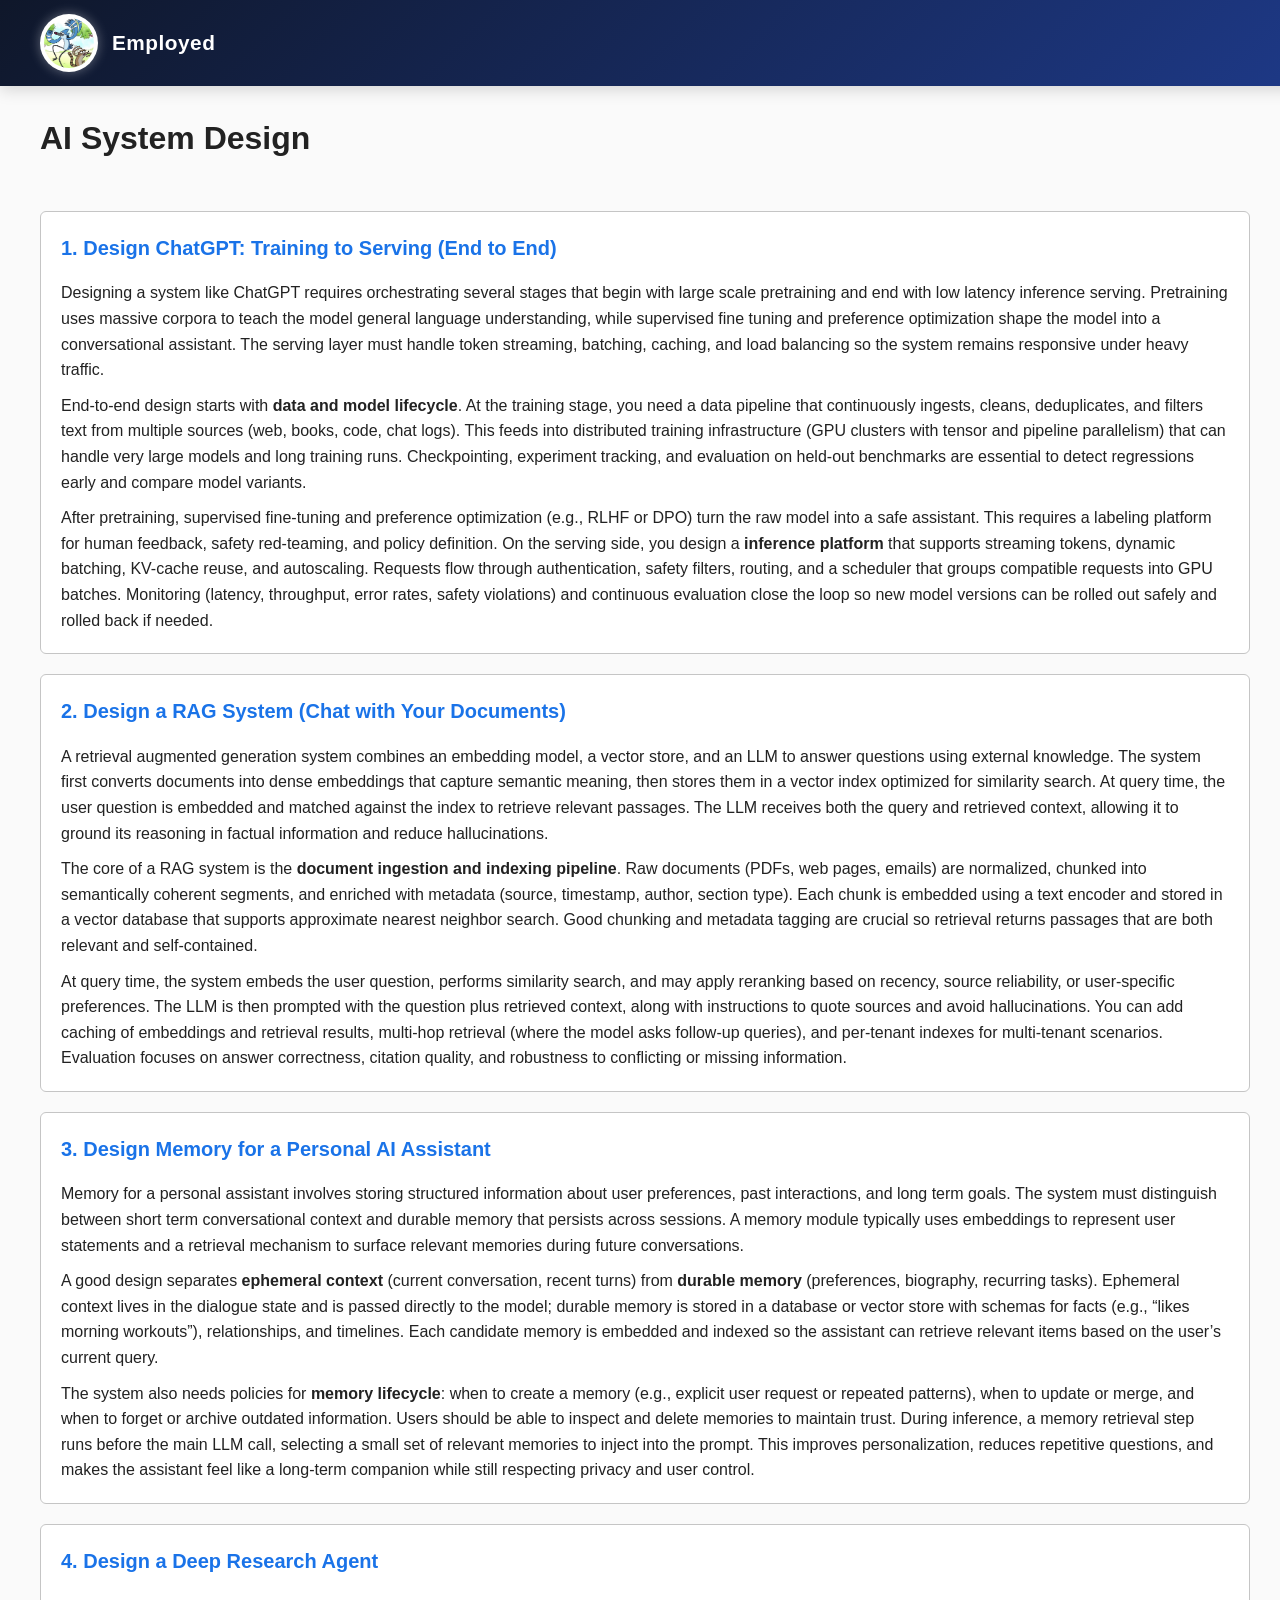
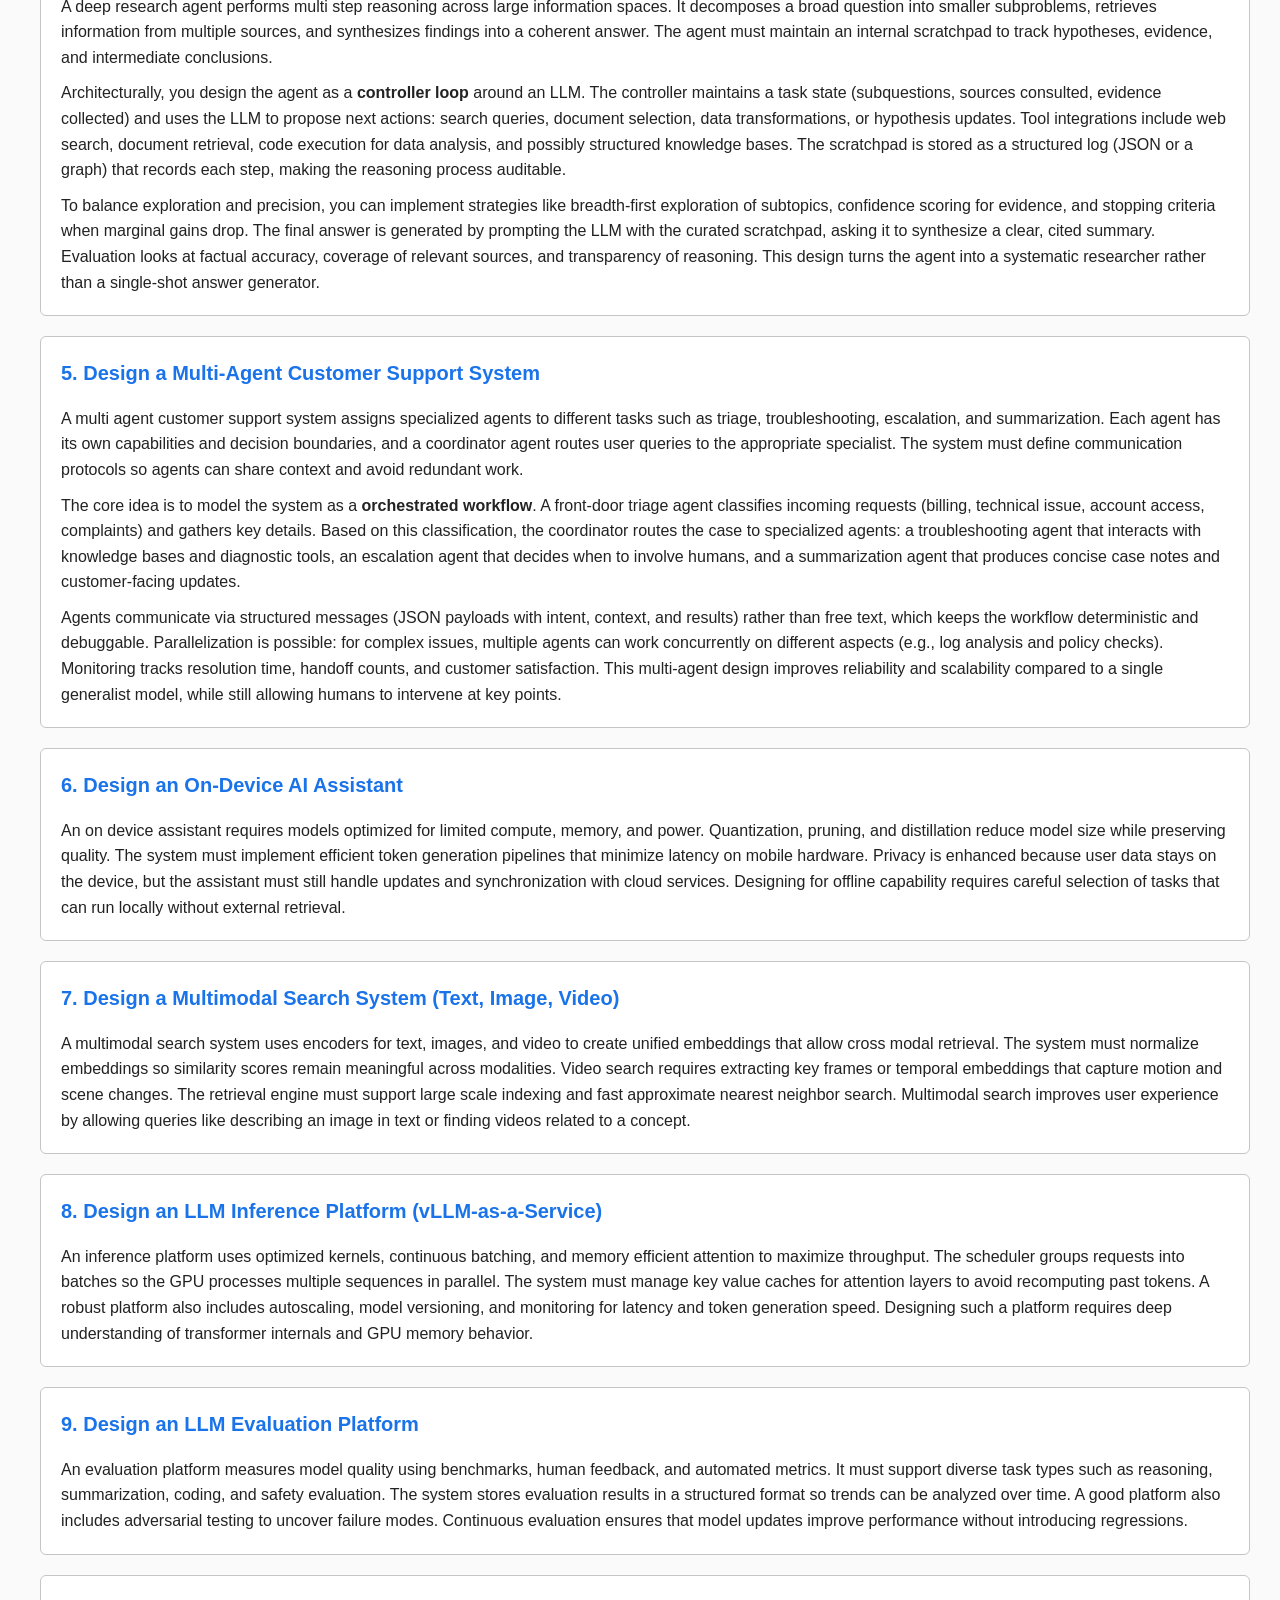
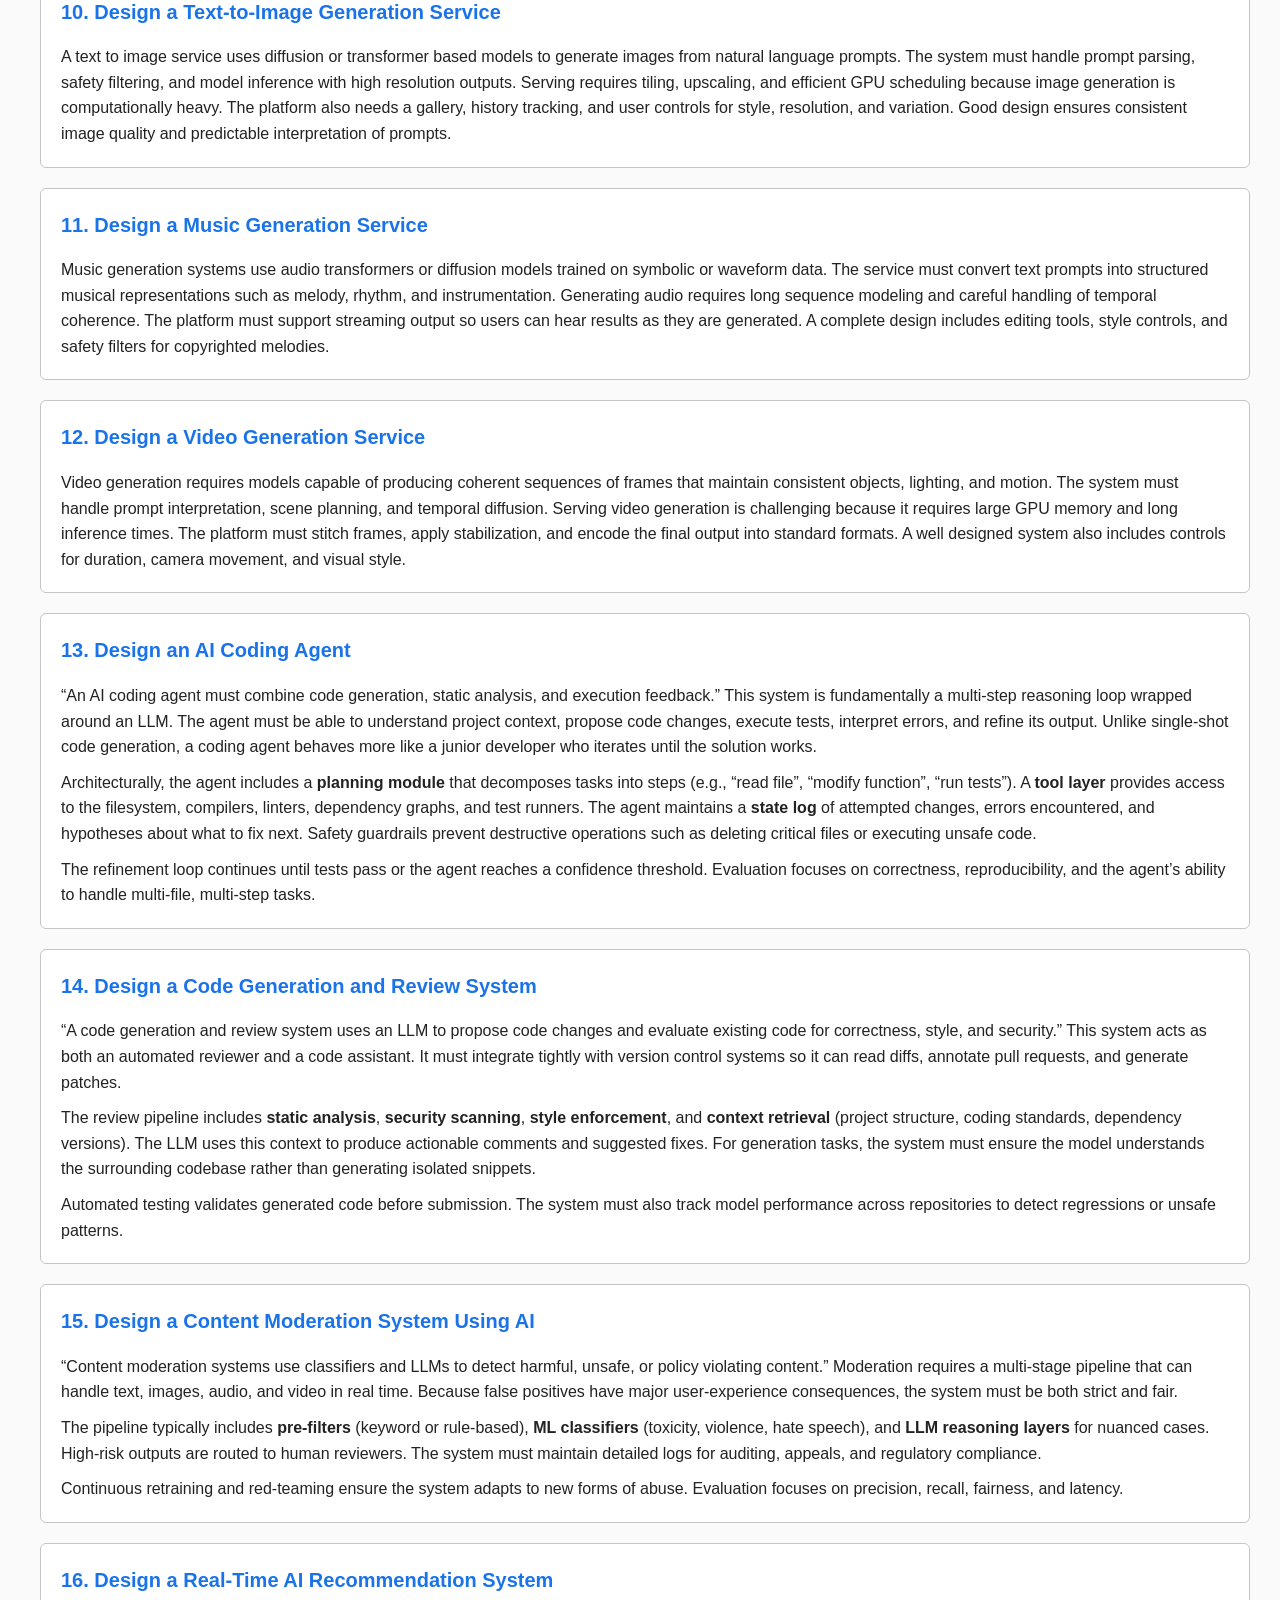
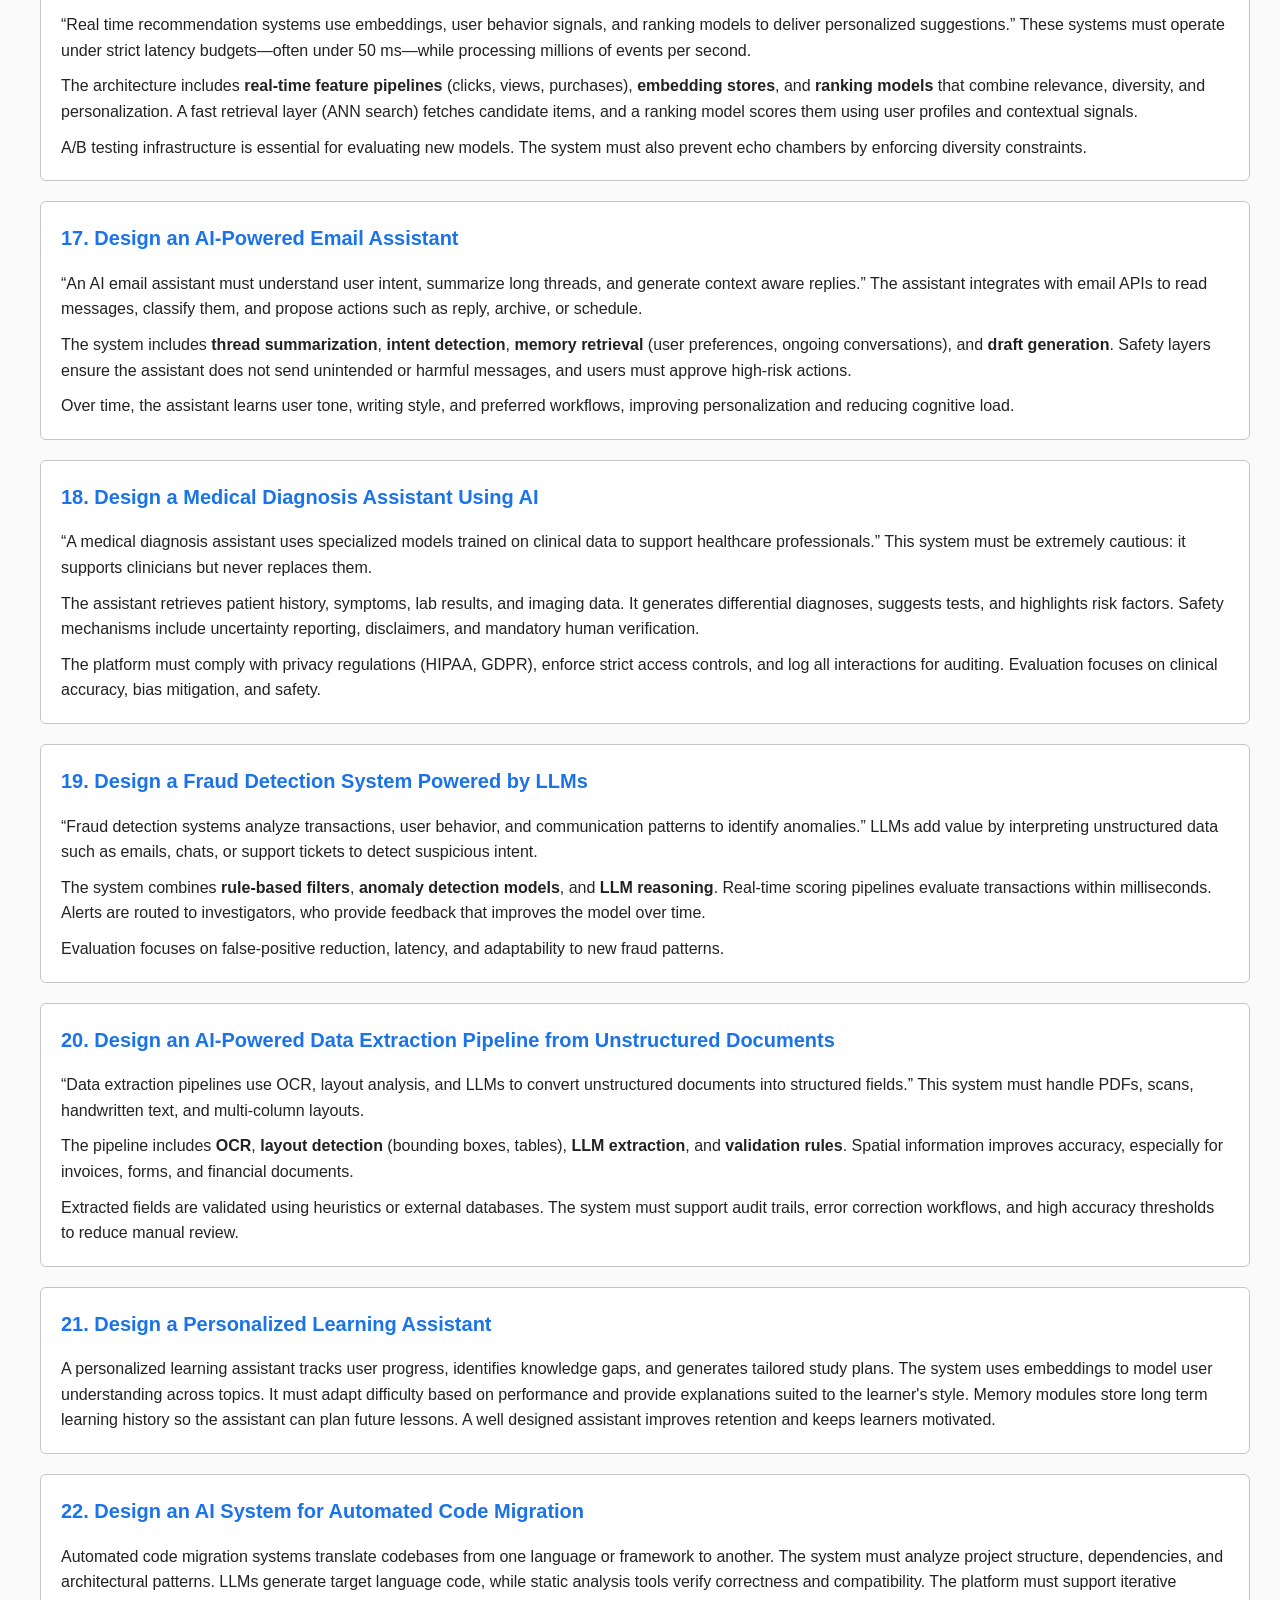
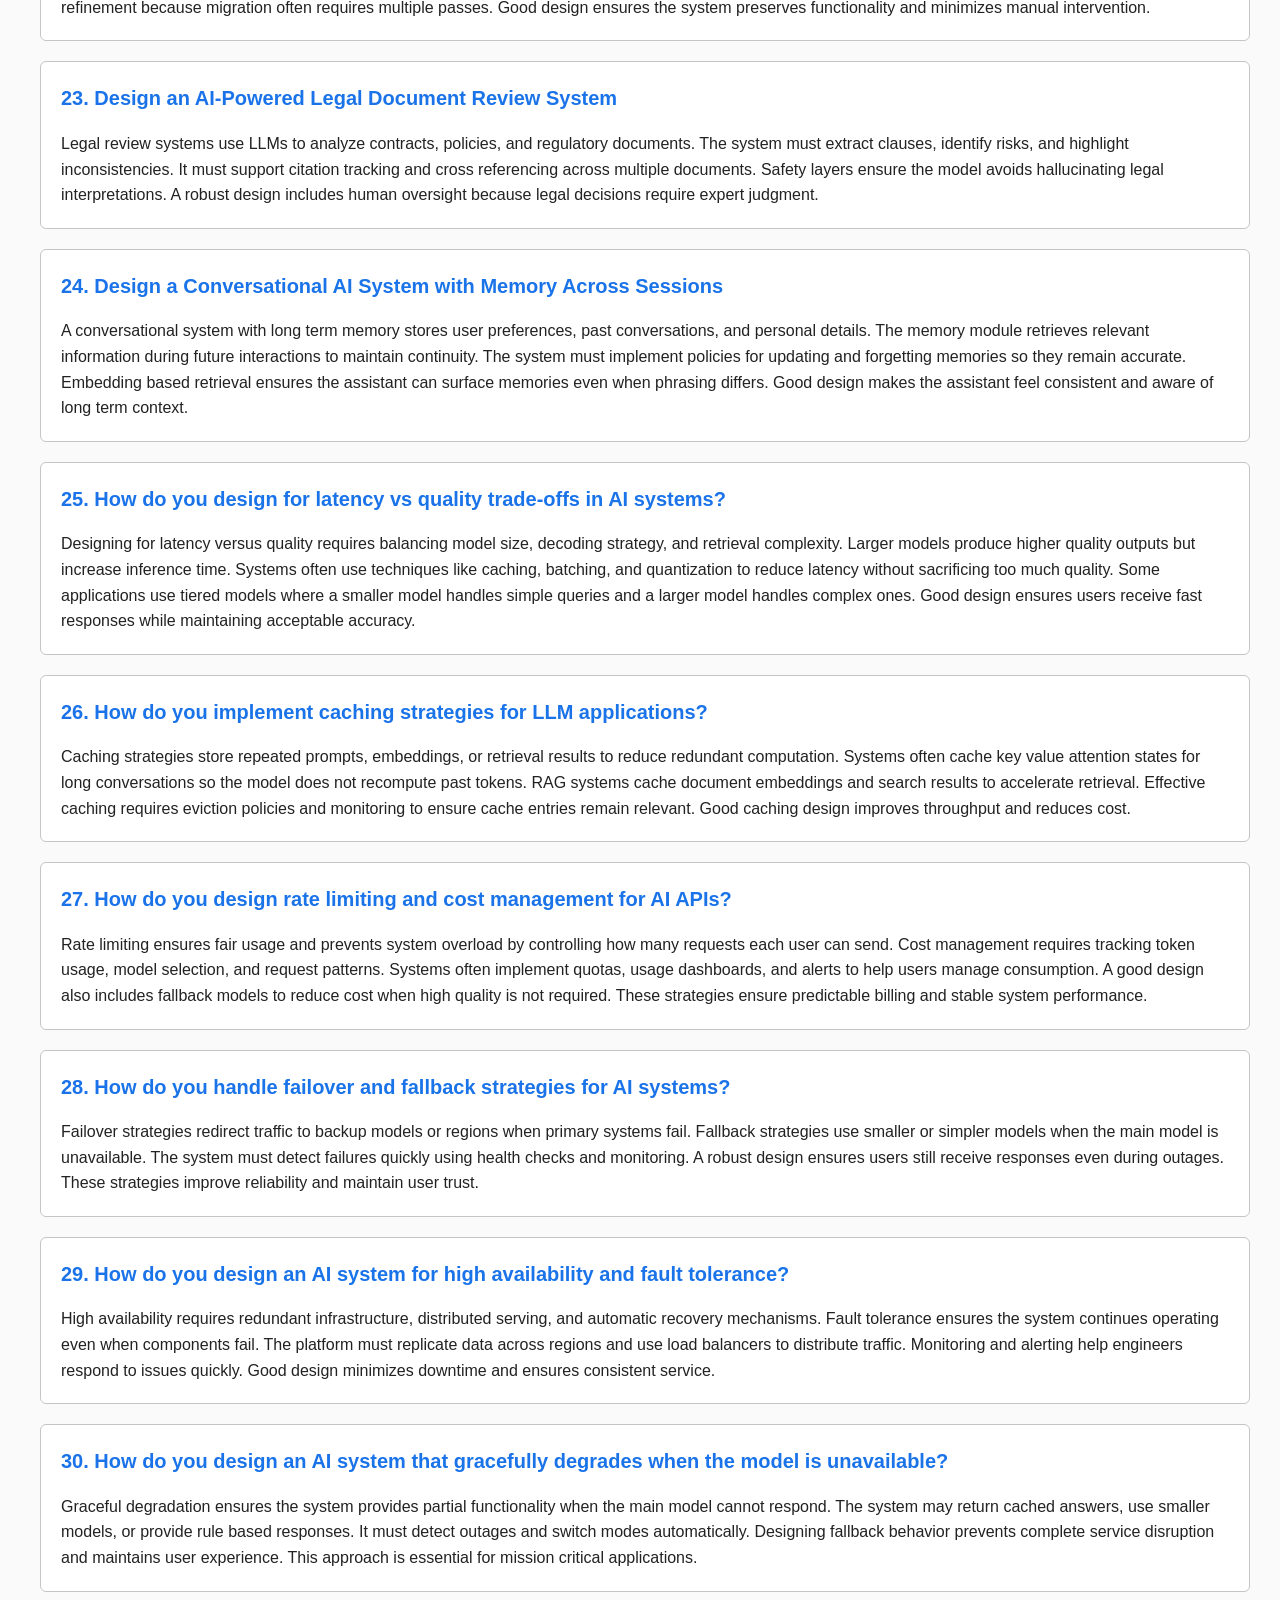
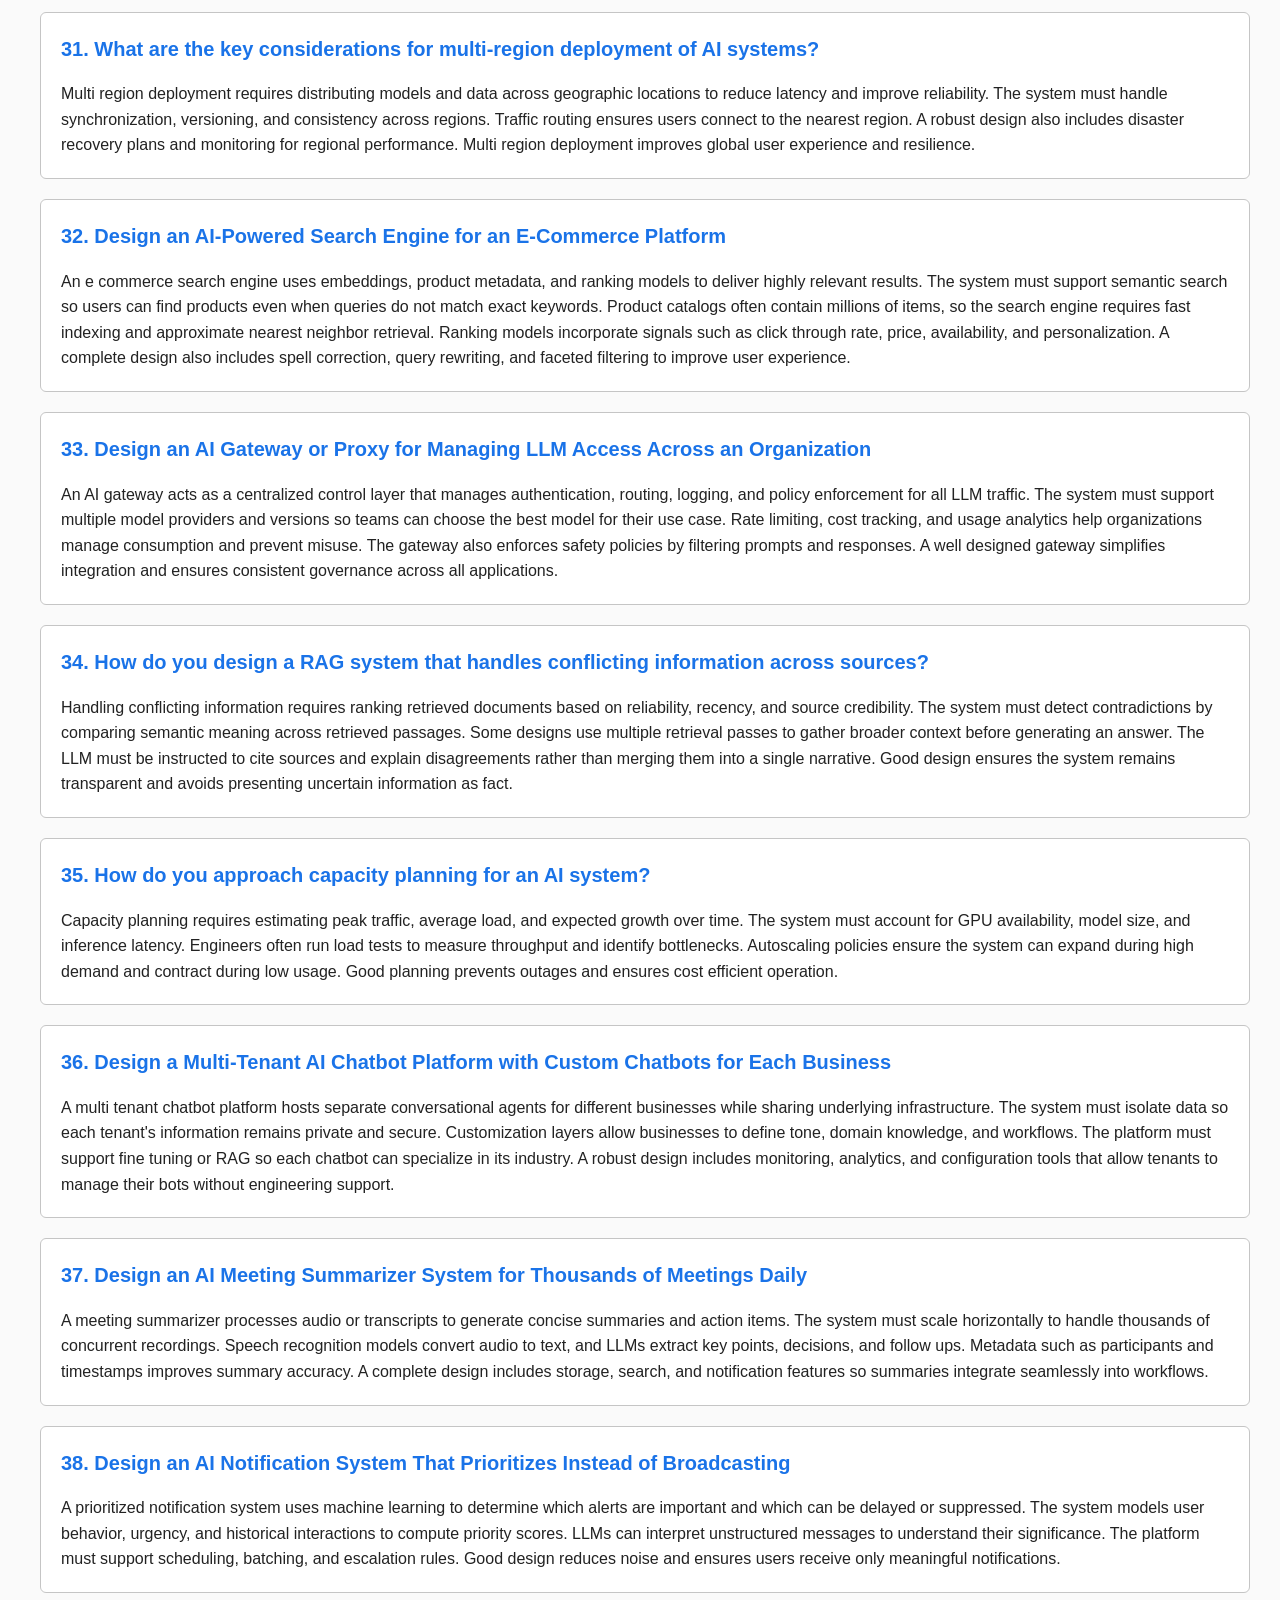
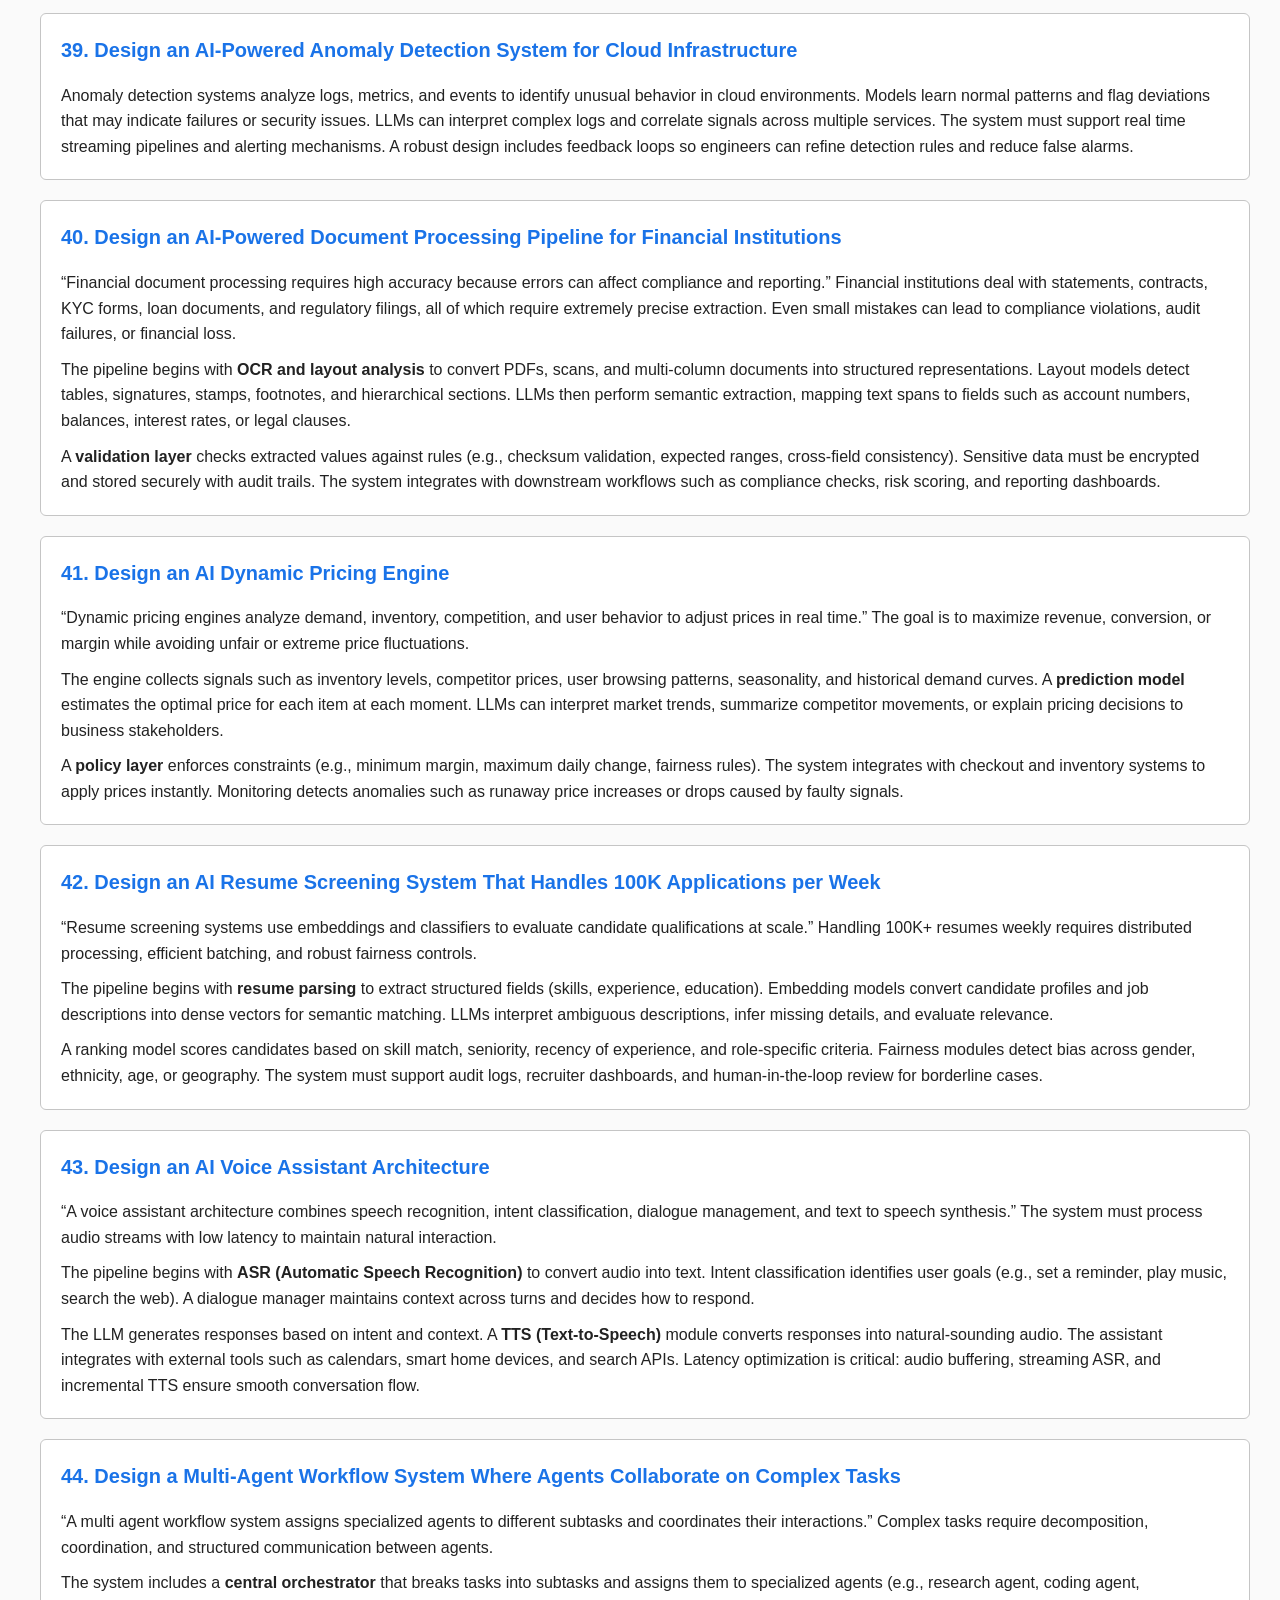
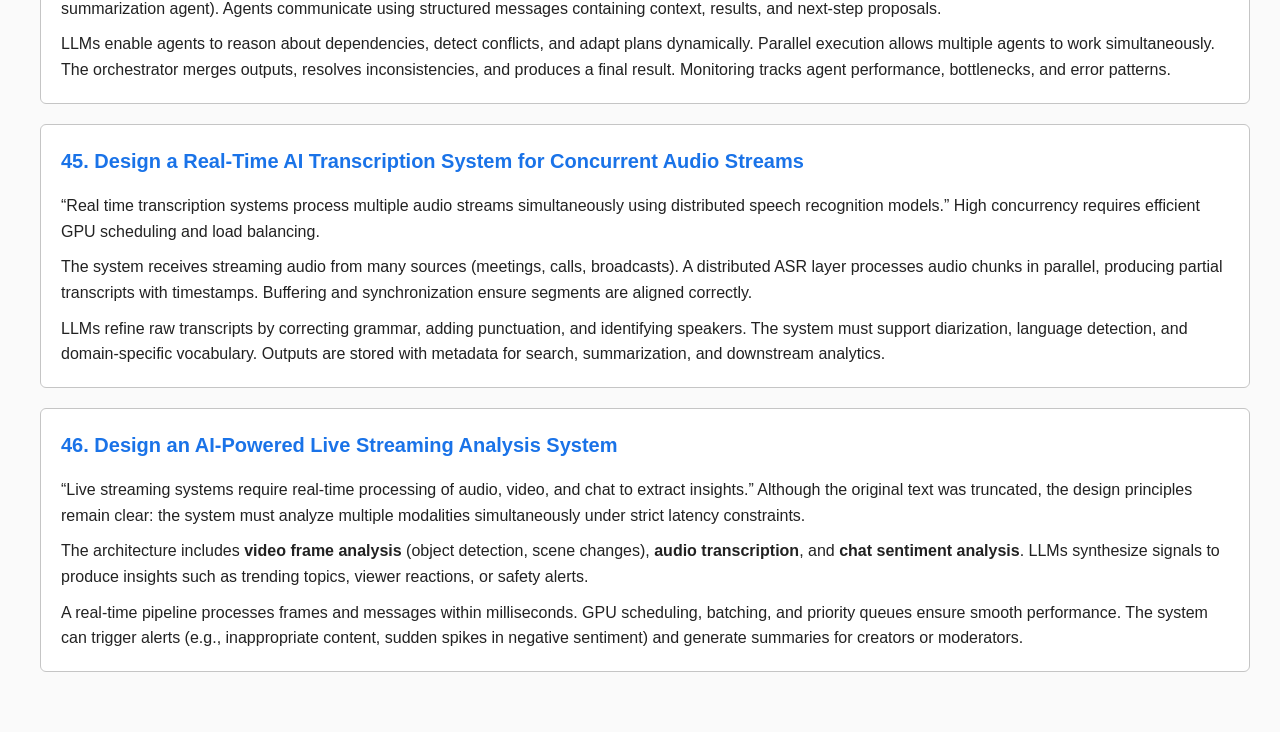
<file: public/ai_system-design.html>
<!DOCTYPE html>
<html lang="en">
<head>
<meta charset="UTF-8">
<title>AI System Design – Expanded Answers</title>
<link rel="stylesheet" href="./nav.css">
<style>
    body {
        font-family: Arial, sans-serif;
        margin: 40px;
        background: #fafafa;
        line-height: 1.6;
    }
    .question {
        background: #fff;
        border: 1px solid #c5c5c5;
        padding: 20px;
        margin-bottom: 20px;
        border-radius: 6px;
        margin-right: 70px;
    }
    h2 {
        margin-top: 0;
        font-size: 20px;
    }
    p {
        margin: 10px 0 0 0;
    }
</style>
</head>
<body>
<nav class="navbar">

    <a href="index.html" class="logo">
        <img src="./1314004-Regular-Show-HD-Wallpaper.jpg" alt="Logo">
        <span>Employed</span>
    </a>

</nav>
<br>
<br>

    <h1>AI System Design </h1>
<br>

<!-- 1 -->
<div class="question">
  <h2>1. Design ChatGPT: Training to Serving (End to End)</h2>
  <p>
    Designing a system like ChatGPT requires orchestrating several stages that begin with large scale pretraining
    and end with low latency inference serving. Pretraining uses massive corpora to teach the model general language
    understanding, while supervised fine tuning and preference optimization shape the model into a conversational
    assistant. The serving layer must handle token streaming, batching, caching, and load balancing so the system
    remains responsive under heavy traffic.
  </p>
  <p>
    End-to-end design starts with <strong>data and model lifecycle</strong>. At the training stage, you need a
    data pipeline that continuously ingests, cleans, deduplicates, and filters text from multiple sources (web,
    books, code, chat logs). This feeds into distributed training infrastructure (GPU clusters with tensor and
    pipeline parallelism) that can handle very large models and long training runs. Checkpointing, experiment
    tracking, and evaluation on held-out benchmarks are essential to detect regressions early and compare model
    variants.
  </p>
  <p>
    After pretraining, supervised fine-tuning and preference optimization (e.g., RLHF or DPO) turn the raw model
    into a safe assistant. This requires a labeling platform for human feedback, safety red-teaming, and policy
    definition. On the serving side, you design a <strong>inference platform</strong> that supports streaming
    tokens, dynamic batching, KV-cache reuse, and autoscaling. Requests flow through authentication, safety
    filters, routing, and a scheduler that groups compatible requests into GPU batches. Monitoring (latency,
    throughput, error rates, safety violations) and continuous evaluation close the loop so new model versions
    can be rolled out safely and rolled back if needed.
  </p>
</div>

<!-- 2 -->
<div class="question">
  <h2>2. Design a RAG System (Chat with Your Documents)</h2>
  <p>
    A retrieval augmented generation system combines an embedding model, a vector store, and an LLM to answer
    questions using external knowledge. The system first converts documents into dense embeddings that capture
    semantic meaning, then stores them in a vector index optimized for similarity search. At query time, the user
    question is embedded and matched against the index to retrieve relevant passages. The LLM receives both the
    query and retrieved context, allowing it to ground its reasoning in factual information and reduce
    hallucinations.
  </p>
  <p>
    The core of a RAG system is the <strong>document ingestion and indexing pipeline</strong>. Raw documents
    (PDFs, web pages, emails) are normalized, chunked into semantically coherent segments, and enriched with
    metadata (source, timestamp, author, section type). Each chunk is embedded using a text encoder and stored in
    a vector database that supports approximate nearest neighbor search. Good chunking and metadata tagging are
    crucial so retrieval returns passages that are both relevant and self-contained.
  </p>
  <p>
    At query time, the system embeds the user question, performs similarity search, and may apply reranking based
    on recency, source reliability, or user-specific preferences. The LLM is then prompted with the question plus
    retrieved context, along with instructions to quote sources and avoid hallucinations. You can add caching of
    embeddings and retrieval results, multi-hop retrieval (where the model asks follow-up queries), and
    per-tenant indexes for multi-tenant scenarios. Evaluation focuses on answer correctness, citation quality,
    and robustness to conflicting or missing information.
  </p>
</div>

<!-- 3 -->
<div class="question">
  <h2>3. Design Memory for a Personal AI Assistant</h2>
  <p>
    Memory for a personal assistant involves storing structured information about user preferences, past
    interactions, and long term goals. The system must distinguish between short term conversational context and
    durable memory that persists across sessions. A memory module typically uses embeddings to represent user
    statements and a retrieval mechanism to surface relevant memories during future conversations.
  </p>
  <p>
    A good design separates <strong>ephemeral context</strong> (current conversation, recent turns) from
    <strong>durable memory</strong> (preferences, biography, recurring tasks). Ephemeral context lives in the
    dialogue state and is passed directly to the model; durable memory is stored in a database or vector store
    with schemas for facts (e.g., “likes morning workouts”), relationships, and timelines. Each candidate memory
    is embedded and indexed so the assistant can retrieve relevant items based on the user’s current query.
  </p>
  <p>
    The system also needs policies for <strong>memory lifecycle</strong>: when to create a memory (e.g., explicit
    user request or repeated patterns), when to update or merge, and when to forget or archive outdated
    information. Users should be able to inspect and delete memories to maintain trust. During inference, a
    memory retrieval step runs before the main LLM call, selecting a small set of relevant memories to inject
    into the prompt. This improves personalization, reduces repetitive questions, and makes the assistant feel
    like a long-term companion while still respecting privacy and user control.
  </p>
</div>

<!-- 4 -->
<div class="question">
  <h2>4. Design a Deep Research Agent</h2>
  <p>
    A deep research agent performs multi step reasoning across large information spaces. It decomposes a broad
    question into smaller subproblems, retrieves information from multiple sources, and synthesizes findings into
    a coherent answer. The agent must maintain an internal scratchpad to track hypotheses, evidence, and
    intermediate conclusions.
  </p>
  <p>
    Architecturally, you design the agent as a <strong>controller loop</strong> around an LLM. The controller
    maintains a task state (subquestions, sources consulted, evidence collected) and uses the LLM to propose next
    actions: search queries, document selection, data transformations, or hypothesis updates. Tool integrations
    include web search, document retrieval, code execution for data analysis, and possibly structured knowledge
    bases. The scratchpad is stored as a structured log (JSON or a graph) that records each step, making the
    reasoning process auditable.
  </p>
  <p>
    To balance exploration and precision, you can implement strategies like breadth-first exploration of
    subtopics, confidence scoring for evidence, and stopping criteria when marginal gains drop. The final answer
    is generated by prompting the LLM with the curated scratchpad, asking it to synthesize a clear, cited
    summary. Evaluation looks at factual accuracy, coverage of relevant sources, and transparency of reasoning.
    This design turns the agent into a systematic researcher rather than a single-shot answer generator.
  </p>
</div>

<!-- 5 -->
<div class="question">
  <h2>5. Design a Multi-Agent Customer Support System</h2>
  <p>
    A multi agent customer support system assigns specialized agents to different tasks such as triage,
    troubleshooting, escalation, and summarization. Each agent has its own capabilities and decision boundaries,
    and a coordinator agent routes user queries to the appropriate specialist. The system must define
    communication protocols so agents can share context and avoid redundant work.
  </p>
  <p>
    The core idea is to model the system as a <strong>orchestrated workflow</strong>. A front-door triage agent
    classifies incoming requests (billing, technical issue, account access, complaints) and gathers key details.
    Based on this classification, the coordinator routes the case to specialized agents: a troubleshooting agent
    that interacts with knowledge bases and diagnostic tools, an escalation agent that decides when to involve
    humans, and a summarization agent that produces concise case notes and customer-facing updates.
  </p>
  <p>
    Agents communicate via structured messages (JSON payloads with intent, context, and results) rather than free
    text, which keeps the workflow deterministic and debuggable. Parallelization is possible: for complex issues,
    multiple agents can work concurrently on different aspects (e.g., log analysis and policy checks). Monitoring
    tracks resolution time, handoff counts, and customer satisfaction. This multi-agent design improves
    reliability and scalability compared to a single generalist model, while still allowing humans to intervene
    at key points.
  </p>
</div>

<!-- 6 -->
<div class="question">
    <h2>6. Design an On-Device AI Assistant</h2>
    <p>
        An on device assistant requires models optimized for limited compute, memory, and power. Quantization, pruning, and distillation reduce model size while preserving quality. The system must implement efficient token generation pipelines that minimize latency on mobile hardware. Privacy is enhanced because user data stays on the device, but the assistant must still handle updates and synchronization with cloud services. Designing for offline capability requires careful selection of tasks that can run locally without external retrieval.
    </p>
</div>

<!-- 7 -->
<div class="question">
    <h2>7. Design a Multimodal Search System (Text, Image, Video)</h2>
    <p>
        A multimodal search system uses encoders for text, images, and video to create unified embeddings that allow cross modal retrieval. The system must normalize embeddings so similarity scores remain meaningful across modalities. Video search requires extracting key frames or temporal embeddings that capture motion and scene changes. The retrieval engine must support large scale indexing and fast approximate nearest neighbor search. Multimodal search improves user experience by allowing queries like describing an image in text or finding videos related to a concept.
    </p>
</div>

<!-- 8 -->
<div class="question">
    <h2>8. Design an LLM Inference Platform (vLLM-as-a-Service)</h2>
    <p>
        An inference platform uses optimized kernels, continuous batching, and memory efficient attention to maximize throughput. The scheduler groups requests into batches so the GPU processes multiple sequences in parallel. The system must manage key value caches for attention layers to avoid recomputing past tokens. A robust platform also includes autoscaling, model versioning, and monitoring for latency and token generation speed. Designing such a platform requires deep understanding of transformer internals and GPU memory behavior.
    </p>
</div>

<!-- 9 -->
<div class="question">
    <h2>9. Design an LLM Evaluation Platform</h2>
    <p>
        An evaluation platform measures model quality using benchmarks, human feedback, and automated metrics. It must support diverse task types such as reasoning, summarization, coding, and safety evaluation. The system stores evaluation results in a structured format so trends can be analyzed over time. A good platform also includes adversarial testing to uncover failure modes. Continuous evaluation ensures that model updates improve performance without introducing regressions.
    </p>
</div>

<!-- 10 -->
<div class="question">
    <h2>10. Design a Text-to-Image Generation Service</h2>
    <p>
        A text to image service uses diffusion or transformer based models to generate images from natural language prompts. The system must handle prompt parsing, safety filtering, and model inference with high resolution outputs. Serving requires tiling, upscaling, and efficient GPU scheduling because image generation is computationally heavy. The platform also needs a gallery, history tracking, and user controls for style, resolution, and variation. Good design ensures consistent image quality and predictable interpretation of prompts.
    </p>
</div>

<!-- 11 -->
<div class="question">
    <h2>11. Design a Music Generation Service</h2>
    <p>
        Music generation systems use audio transformers or diffusion models trained on symbolic or waveform data. The service must convert text prompts into structured musical representations such as melody, rhythm, and instrumentation. Generating audio requires long sequence modeling and careful handling of temporal coherence. The platform must support streaming output so users can hear results as they are generated. A complete design includes editing tools, style controls, and safety filters for copyrighted melodies.
    </p>
</div>

<!-- 12 -->
<div class="question">
    <h2>12. Design a Video Generation Service</h2>
    <p>
        Video generation requires models capable of producing coherent sequences of frames that maintain consistent objects, lighting, and motion. The system must handle prompt interpretation, scene planning, and temporal diffusion. Serving video generation is challenging because it requires large GPU memory and long inference times. The platform must stitch frames, apply stabilization, and encode the final output into standard formats. A well designed system also includes controls for duration, camera movement, and visual style.
    </p>
</div>

<!-- 13 -->
<div class="question">
  <h2>13. Design an AI Coding Agent</h2>
  <p>
    “An AI coding agent must combine code generation, static analysis, and execution feedback.”  
    This system is fundamentally a multi‑step reasoning loop wrapped around an LLM. The agent must be able to
    understand project context, propose code changes, execute tests, interpret errors, and refine its output.
    Unlike single‑shot code generation, a coding agent behaves more like a junior developer who iterates until
    the solution works.
  </p>
  <p>
    Architecturally, the agent includes a <strong>planning module</strong> that decomposes tasks into steps
    (e.g., “read file”, “modify function”, “run tests”). A <strong>tool layer</strong> provides access to the
    filesystem, compilers, linters, dependency graphs, and test runners. The agent maintains a <strong>state
    log</strong> of attempted changes, errors encountered, and hypotheses about what to fix next. Safety
    guardrails prevent destructive operations such as deleting critical files or executing unsafe code.
  </p>
  <p>
    The refinement loop continues until tests pass or the agent reaches a confidence threshold. Evaluation
    focuses on correctness, reproducibility, and the agent’s ability to handle multi‑file, multi‑step tasks.
  </p>
</div>

<!-- 14 -->
<div class="question">
  <h2>14. Design a Code Generation and Review System</h2>
  <p>
    “A code generation and review system uses an LLM to propose code changes and evaluate existing code for
    correctness, style, and security.”  
    This system acts as both an automated reviewer and a code assistant. It must integrate tightly with version
    control systems so it can read diffs, annotate pull requests, and generate patches.
  </p>
  <p>
    The review pipeline includes <strong>static analysis</strong>, <strong>security scanning</strong>,
    <strong>style enforcement</strong>, and <strong>context retrieval</strong> (project structure, coding
    standards, dependency versions). The LLM uses this context to produce actionable comments and suggested
    fixes. For generation tasks, the system must ensure the model understands the surrounding codebase rather
    than generating isolated snippets.
  </p>
  <p>
    Automated testing validates generated code before submission. The system must also track model performance
    across repositories to detect regressions or unsafe patterns.
  </p>
</div>

<!-- 15 -->
<div class="question">
  <h2>15. Design a Content Moderation System Using AI</h2>
  <p>
    “Content moderation systems use classifiers and LLMs to detect harmful, unsafe, or policy violating content.”  
    Moderation requires a multi‑stage pipeline that can handle text, images, audio, and video in real time.
    Because false positives have major user‑experience consequences, the system must be both strict and fair.
  </p>
  <p>
    The pipeline typically includes <strong>pre‑filters</strong> (keyword or rule‑based), <strong>ML
    classifiers</strong> (toxicity, violence, hate speech), and <strong>LLM reasoning layers</strong> for
    nuanced cases. High‑risk outputs are routed to human reviewers. The system must maintain detailed logs for
    auditing, appeals, and regulatory compliance.
  </p>
  <p>
    Continuous retraining and red‑teaming ensure the system adapts to new forms of abuse. Evaluation focuses on
    precision, recall, fairness, and latency.
  </p>
</div>

<!-- 16 -->
<div class="question">
  <h2>16. Design a Real-Time AI Recommendation System</h2>
  <p>
    “Real time recommendation systems use embeddings, user behavior signals, and ranking models to deliver
    personalized suggestions.”  
    These systems must operate under strict latency budgets—often under 50 ms—while processing millions of
    events per second.
  </p>
  <p>
    The architecture includes <strong>real‑time feature pipelines</strong> (clicks, views, purchases),
    <strong>embedding stores</strong>, and <strong>ranking models</strong> that combine relevance, diversity,
    and personalization. A fast retrieval layer (ANN search) fetches candidate items, and a ranking model scores
    them using user profiles and contextual signals.
  </p>
  <p>
    A/B testing infrastructure is essential for evaluating new models. The system must also prevent echo
    chambers by enforcing diversity constraints.
  </p>
</div>

<!-- 17 -->
<div class="question">
  <h2>17. Design an AI-Powered Email Assistant</h2>
  <p>
    “An AI email assistant must understand user intent, summarize long threads, and generate context aware
    replies.”  
    The assistant integrates with email APIs to read messages, classify them, and propose actions such as reply,
    archive, or schedule.
  </p>
  <p>
    The system includes <strong>thread summarization</strong>, <strong>intent detection</strong>, <strong>memory
    retrieval</strong> (user preferences, ongoing conversations), and <strong>draft generation</strong>. Safety
    layers ensure the assistant does not send unintended or harmful messages, and users must approve high‑risk
    actions.
  </p>
  <p>
    Over time, the assistant learns user tone, writing style, and preferred workflows, improving personalization
    and reducing cognitive load.
  </p>
</div>

<!-- 18 -->
<div class="question">
  <h2>18. Design a Medical Diagnosis Assistant Using AI</h2>
  <p>
    “A medical diagnosis assistant uses specialized models trained on clinical data to support healthcare
    professionals.”  
    This system must be extremely cautious: it supports clinicians but never replaces them.
  </p>
  <p>
    The assistant retrieves patient history, symptoms, lab results, and imaging data. It generates differential
    diagnoses, suggests tests, and highlights risk factors. Safety mechanisms include uncertainty reporting,
    disclaimers, and mandatory human verification.
  </p>
  <p>
    The platform must comply with privacy regulations (HIPAA, GDPR), enforce strict access controls, and log all
    interactions for auditing. Evaluation focuses on clinical accuracy, bias mitigation, and safety.
  </p>
</div>

<!-- 19 -->
<div class="question">
  <h2>19. Design a Fraud Detection System Powered by LLMs</h2>
  <p>
    “Fraud detection systems analyze transactions, user behavior, and communication patterns to identify
    anomalies.”  
    LLMs add value by interpreting unstructured data such as emails, chats, or support tickets to detect
    suspicious intent.
  </p>
  <p>
    The system combines <strong>rule‑based filters</strong>, <strong>anomaly detection models</strong>, and
    <strong>LLM reasoning</strong>. Real‑time scoring pipelines evaluate transactions within milliseconds.
    Alerts are routed to investigators, who provide feedback that improves the model over time.
  </p>
  <p>
    Evaluation focuses on false‑positive reduction, latency, and adaptability to new fraud patterns.
  </p>
</div>

<!-- 20 -->
<div class="question">
  <h2>20. Design an AI-Powered Data Extraction Pipeline from Unstructured Documents</h2>
  <p>
    “Data extraction pipelines use OCR, layout analysis, and LLMs to convert unstructured documents into
    structured fields.”  
    This system must handle PDFs, scans, handwritten text, and multi‑column layouts.
  </p>
  <p>
    The pipeline includes <strong>OCR</strong>, <strong>layout detection</strong> (bounding boxes, tables),
    <strong>LLM extraction</strong>, and <strong>validation rules</strong>. Spatial information improves
    accuracy, especially for invoices, forms, and financial documents.
  </p>
  <p>
    Extracted fields are validated using heuristics or external databases. The system must support audit trails,
    error correction workflows, and high accuracy thresholds to reduce manual review.
  </p>
</div>

<!-- 21 -->
<div class="question">
    <h2>21. Design a Personalized Learning Assistant</h2>
    <p>
        A personalized learning assistant tracks user progress, identifies knowledge gaps, and generates tailored study plans. The system uses embeddings to model user understanding across topics. It must adapt difficulty based on performance and provide explanations suited to the learner's style. Memory modules store long term learning history so the assistant can plan future lessons. A well designed assistant improves retention and keeps learners motivated.
    </p>
</div>

<!-- 22 -->
<div class="question">
    <h2>22. Design an AI System for Automated Code Migration</h2>
    <p>
        Automated code migration systems translate codebases from one language or framework to another. The system must analyze project structure, dependencies, and architectural patterns. LLMs generate target language code, while static analysis tools verify correctness and compatibility. The platform must support iterative refinement because migration often requires multiple passes. Good design ensures the system preserves functionality and minimizes manual intervention.
    </p>
</div>

<!-- 23 -->
<div class="question">
    <h2>23. Design an AI-Powered Legal Document Review System</h2>
    <p>
        Legal review systems use LLMs to analyze contracts, policies, and regulatory documents. The system must extract clauses, identify risks, and highlight inconsistencies. It must support citation tracking and cross referencing across multiple documents. Safety layers ensure the model avoids hallucinating legal interpretations. A robust design includes human oversight because legal decisions require expert judgment.
    </p>
</div>

<!-- 24 -->
<div class="question">
    <h2>24. Design a Conversational AI System with Memory Across Sessions</h2>
    <p>
        A conversational system with long term memory stores user preferences, past conversations, and personal details. The memory module retrieves relevant information during future interactions to maintain continuity. The system must implement policies for updating and forgetting memories so they remain accurate. Embedding based retrieval ensures the assistant can surface memories even when phrasing differs. Good design makes the assistant feel consistent and aware of long term context.
    </p>
</div>

<!-- 25 -->
<div class="question">
    <h2>25. How do you design for latency vs quality trade-offs in AI systems?</h2>
    <p>
        Designing for latency versus quality requires balancing model size, decoding strategy, and retrieval complexity. Larger models produce higher quality outputs but increase inference time. Systems often use techniques like caching, batching, and quantization to reduce latency without sacrificing too much quality. Some applications use tiered models where a smaller model handles simple queries and a larger model handles complex ones. Good design ensures users receive fast responses while maintaining acceptable accuracy.
    </p>
</div>

<!-- 26 -->
<div class="question">
    <h2>26. How do you implement caching strategies for LLM applications?</h2>
    <p>
        Caching strategies store repeated prompts, embeddings, or retrieval results to reduce redundant computation. Systems often cache key value attention states for long conversations so the model does not recompute past tokens. RAG systems cache document embeddings and search results to accelerate retrieval. Effective caching requires eviction policies and monitoring to ensure cache entries remain relevant. Good caching design improves throughput and reduces cost.
    </p>
</div>

<!-- 27 -->
<div class="question">
    <h2>27. How do you design rate limiting and cost management for AI APIs?</h2>
    <p>
        Rate limiting ensures fair usage and prevents system overload by controlling how many requests each user can send. Cost management requires tracking token usage, model selection, and request patterns. Systems often implement quotas, usage dashboards, and alerts to help users manage consumption. A good design also includes fallback models to reduce cost when high quality is not required. These strategies ensure predictable billing and stable system performance.
    </p>
</div>

<!-- 28 -->
<div class="question">
    <h2>28. How do you handle failover and fallback strategies for AI systems?</h2>
    <p>
        Failover strategies redirect traffic to backup models or regions when primary systems fail. Fallback strategies use smaller or simpler models when the main model is unavailable. The system must detect failures quickly using health checks and monitoring. A robust design ensures users still receive responses even during outages. These strategies improve reliability and maintain user trust.
    </p>
</div>

<!-- 29 -->
<div class="question">
    <h2>29. How do you design an AI system for high availability and fault tolerance?</h2>
    <p>
        High availability requires redundant infrastructure, distributed serving, and automatic recovery mechanisms. Fault tolerance ensures the system continues operating even when components fail. The platform must replicate data across regions and use load balancers to distribute traffic. Monitoring and alerting help engineers respond to issues quickly. Good design minimizes downtime and ensures consistent service.
    </p>
</div>

<!-- 30 -->
<div class="question">
    <h2>30. How do you design an AI system that gracefully degrades when the model is unavailable?</h2>
    <p>
        Graceful degradation ensures the system provides partial functionality when the main model cannot respond. The system may return cached answers, use smaller models, or provide rule based responses. It must detect outages and switch modes automatically. Designing fallback behavior prevents complete service disruption and maintains user experience. This approach is essential for mission critical applications.
    </p>
</div>

<!-- 31 -->
<div class="question">
    <h2>31. What are the key considerations for multi-region deployment of AI systems?</h2>
    <p>
        Multi region deployment requires distributing models and data across geographic locations to reduce latency and improve reliability. The system must handle synchronization, versioning, and consistency across regions. Traffic routing ensures users connect to the nearest region. A robust design also includes disaster recovery plans and monitoring for regional performance. Multi region deployment improves global user experience and resilience.
    </p>
</div>

<!-- 32 -->
<div class="question">
    <h2>32. Design an AI-Powered Search Engine for an E-Commerce Platform</h2>
    <p>
        An e commerce search engine uses embeddings, product metadata, and ranking models to deliver highly relevant results. The system must support semantic search so users can find products even when queries do not match exact keywords. Product catalogs often contain millions of items, so the search engine requires fast indexing and approximate nearest neighbor retrieval. Ranking models incorporate signals such as click through rate, price, availability, and personalization. A complete design also includes spell correction, query rewriting, and faceted filtering to improve user experience.
    </p>
</div>

<!-- 33 -->
<div class="question">
    <h2>33. Design an AI Gateway or Proxy for Managing LLM Access Across an Organization</h2>
    <p>
        An AI gateway acts as a centralized control layer that manages authentication, routing, logging, and policy enforcement for all LLM traffic. The system must support multiple model providers and versions so teams can choose the best model for their use case. Rate limiting, cost tracking, and usage analytics help organizations manage consumption and prevent misuse. The gateway also enforces safety policies by filtering prompts and responses. A well designed gateway simplifies integration and ensures consistent governance across all applications.
    </p>
</div>

<!-- 34 -->
<div class="question">
    <h2>34. How do you design a RAG system that handles conflicting information across sources?</h2>
    <p>
        Handling conflicting information requires ranking retrieved documents based on reliability, recency, and source credibility. The system must detect contradictions by comparing semantic meaning across retrieved passages. Some designs use multiple retrieval passes to gather broader context before generating an answer. The LLM must be instructed to cite sources and explain disagreements rather than merging them into a single narrative. Good design ensures the system remains transparent and avoids presenting uncertain information as fact.
    </p>
</div>

<!-- 35 -->
<div class="question">
    <h2>35. How do you approach capacity planning for an AI system?</h2>
    <p>
        Capacity planning requires estimating peak traffic, average load, and expected growth over time. The system must account for GPU availability, model size, and inference latency. Engineers often run load tests to measure throughput and identify bottlenecks. Autoscaling policies ensure the system can expand during high demand and contract during low usage. Good planning prevents outages and ensures cost efficient operation.
    </p>
</div>

<!-- 36 -->
<div class="question">
    <h2>36. Design a Multi-Tenant AI Chatbot Platform with Custom Chatbots for Each Business</h2>
    <p>
        A multi tenant chatbot platform hosts separate conversational agents for different businesses while sharing underlying infrastructure. The system must isolate data so each tenant's information remains private and secure. Customization layers allow businesses to define tone, domain knowledge, and workflows. The platform must support fine tuning or RAG so each chatbot can specialize in its industry. A robust design includes monitoring, analytics, and configuration tools that allow tenants to manage their bots without engineering support.
    </p>
</div>

<!-- 37 -->
<div class="question">
    <h2>37. Design an AI Meeting Summarizer System for Thousands of Meetings Daily</h2>
    <p>
        A meeting summarizer processes audio or transcripts to generate concise summaries and action items. The system must scale horizontally to handle thousands of concurrent recordings. Speech recognition models convert audio to text, and LLMs extract key points, decisions, and follow ups. Metadata such as participants and timestamps improves summary accuracy. A complete design includes storage, search, and notification features so summaries integrate seamlessly into workflows.
    </p>
</div>

<!-- 38 -->
<div class="question">
    <h2>38. Design an AI Notification System That Prioritizes Instead of Broadcasting</h2>
    <p>
        A prioritized notification system uses machine learning to determine which alerts are important and which can be delayed or suppressed. The system models user behavior, urgency, and historical interactions to compute priority scores. LLMs can interpret unstructured messages to understand their significance. The platform must support scheduling, batching, and escalation rules. Good design reduces noise and ensures users receive only meaningful notifications.
    </p>
</div>

<!-- 39 -->
<div class="question">
    <h2>39. Design an AI-Powered Anomaly Detection System for Cloud Infrastructure</h2>
    <p>
        Anomaly detection systems analyze logs, metrics, and events to identify unusual behavior in cloud environments. Models learn normal patterns and flag deviations that may indicate failures or security issues. LLMs can interpret complex logs and correlate signals across multiple services. The system must support real time streaming pipelines and alerting mechanisms. A robust design includes feedback loops so engineers can refine detection rules and reduce false alarms.
    </p>
</div>

<!-- 40 -->
<div class="question">
  <h2>40. Design an AI-Powered Document Processing Pipeline for Financial Institutions</h2>
  <p>
    “Financial document processing requires high accuracy because errors can affect compliance and reporting.”  
    Financial institutions deal with statements, contracts, KYC forms, loan documents, and regulatory filings,
    all of which require extremely precise extraction. Even small mistakes can lead to compliance violations,
    audit failures, or financial loss.
  </p>
  <p>
    The pipeline begins with <strong>OCR and layout analysis</strong> to convert PDFs, scans, and multi‑column
    documents into structured representations. Layout models detect tables, signatures, stamps, footnotes, and
    hierarchical sections. LLMs then perform semantic extraction, mapping text spans to fields such as account
    numbers, balances, interest rates, or legal clauses.
  </p>
  <p>
    A <strong>validation layer</strong> checks extracted values against rules (e.g., checksum validation,
    expected ranges, cross-field consistency). Sensitive data must be encrypted and stored securely with audit
    trails. The system integrates with downstream workflows such as compliance checks, risk scoring, and
    reporting dashboards.
  </p>
</div>

<!-- 41 -->
<div class="question">
  <h2>41. Design an AI Dynamic Pricing Engine</h2>
  <p>
    “Dynamic pricing engines analyze demand, inventory, competition, and user behavior to adjust prices in real
    time.”  
    The goal is to maximize revenue, conversion, or margin while avoiding unfair or extreme price fluctuations.
  </p>
  <p>
    The engine collects signals such as inventory levels, competitor prices, user browsing patterns, seasonality,
    and historical demand curves. A <strong>prediction model</strong> estimates the optimal price for each item
    at each moment. LLMs can interpret market trends, summarize competitor movements, or explain pricing
    decisions to business stakeholders.
  </p>
  <p>
    A <strong>policy layer</strong> enforces constraints (e.g., minimum margin, maximum daily change, fairness
    rules). The system integrates with checkout and inventory systems to apply prices instantly. Monitoring
    detects anomalies such as runaway price increases or drops caused by faulty signals.
  </p>
</div>

<!-- 42 -->
<div class="question">
  <h2>42. Design an AI Resume Screening System That Handles 100K Applications per Week</h2>
  <p>
    “Resume screening systems use embeddings and classifiers to evaluate candidate qualifications at scale.”  
    Handling 100K+ resumes weekly requires distributed processing, efficient batching, and robust fairness
    controls.
  </p>
  <p>
    The pipeline begins with <strong>resume parsing</strong> to extract structured fields (skills, experience,
    education). Embedding models convert candidate profiles and job descriptions into dense vectors for semantic
    matching. LLMs interpret ambiguous descriptions, infer missing details, and evaluate relevance.
  </p>
  <p>
    A ranking model scores candidates based on skill match, seniority, recency of experience, and role-specific
    criteria. Fairness modules detect bias across gender, ethnicity, age, or geography. The system must support
    audit logs, recruiter dashboards, and human-in-the-loop review for borderline cases.
  </p>
</div>

<!-- 43 -->
<div class="question">
  <h2>43. Design an AI Voice Assistant Architecture</h2>
  <p>
    “A voice assistant architecture combines speech recognition, intent classification, dialogue management, and
    text to speech synthesis.”  
    The system must process audio streams with low latency to maintain natural interaction.
  </p>
  <p>
    The pipeline begins with <strong>ASR (Automatic Speech Recognition)</strong> to convert audio into text.
    Intent classification identifies user goals (e.g., set a reminder, play music, search the web). A dialogue
    manager maintains context across turns and decides how to respond.
  </p>
  <p>
    The LLM generates responses based on intent and context. A <strong>TTS (Text-to-Speech)</strong> module
    converts responses into natural-sounding audio. The assistant integrates with external tools such as
    calendars, smart home devices, and search APIs. Latency optimization is critical: audio buffering,
    streaming ASR, and incremental TTS ensure smooth conversation flow.
  </p>
</div>

<!-- 44 -->
<div class="question">
  <h2>44. Design a Multi-Agent Workflow System Where Agents Collaborate on Complex Tasks</h2>
  <p>
    “A multi agent workflow system assigns specialized agents to different subtasks and coordinates their
    interactions.”  
    Complex tasks require decomposition, coordination, and structured communication between agents.
  </p>
  <p>
    The system includes a <strong>central orchestrator</strong> that breaks tasks into subtasks and assigns them
    to specialized agents (e.g., research agent, coding agent, summarization agent). Agents communicate using
    structured messages containing context, results, and next-step proposals.
  </p>
  <p>
    LLMs enable agents to reason about dependencies, detect conflicts, and adapt plans dynamically. Parallel
    execution allows multiple agents to work simultaneously. The orchestrator merges outputs, resolves
    inconsistencies, and produces a final result. Monitoring tracks agent performance, bottlenecks, and error
    patterns.
  </p>
</div>

<!-- 45 -->
<div class="question">
  <h2>45. Design a Real-Time AI Transcription System for Concurrent Audio Streams</h2>
  <p>
    “Real time transcription systems process multiple audio streams simultaneously using distributed speech
    recognition models.”  
    High concurrency requires efficient GPU scheduling and load balancing.
  </p>
  <p>
    The system receives streaming audio from many sources (meetings, calls, broadcasts). A distributed ASR layer
    processes audio chunks in parallel, producing partial transcripts with timestamps. Buffering and
    synchronization ensure segments are aligned correctly.
  </p>
  <p>
    LLMs refine raw transcripts by correcting grammar, adding punctuation, and identifying speakers. The system
    must support diarization, language detection, and domain-specific vocabulary. Outputs are stored with
    metadata for search, summarization, and downstream analytics.
  </p>
</div>

<!-- 46 -->
<div class="question">
  <h2>46. Design an AI-Powered Live Streaming Analysis System</h2>
  <p>
    “Live streaming systems require real-time processing of audio, video, and chat to extract insights.”  
    Although the original text was truncated, the design principles remain clear: the system must analyze
    multiple modalities simultaneously under strict latency constraints.
  </p>
  <p>
    The architecture includes <strong>video frame analysis</strong> (object detection, scene changes),
    <strong>audio transcription</strong>, and <strong>chat sentiment analysis</strong>. LLMs synthesize signals
    to produce insights such as trending topics, viewer reactions, or safety alerts.
  </p>
  <p>
    A real-time pipeline processes frames and messages within milliseconds. GPU scheduling, batching, and
    priority queues ensure smooth performance. The system can trigger alerts (e.g., inappropriate content,
    sudden spikes in negative sentiment) and generate summaries for creators or moderators.
  </p>
</div>


</body>
</html>
</file>
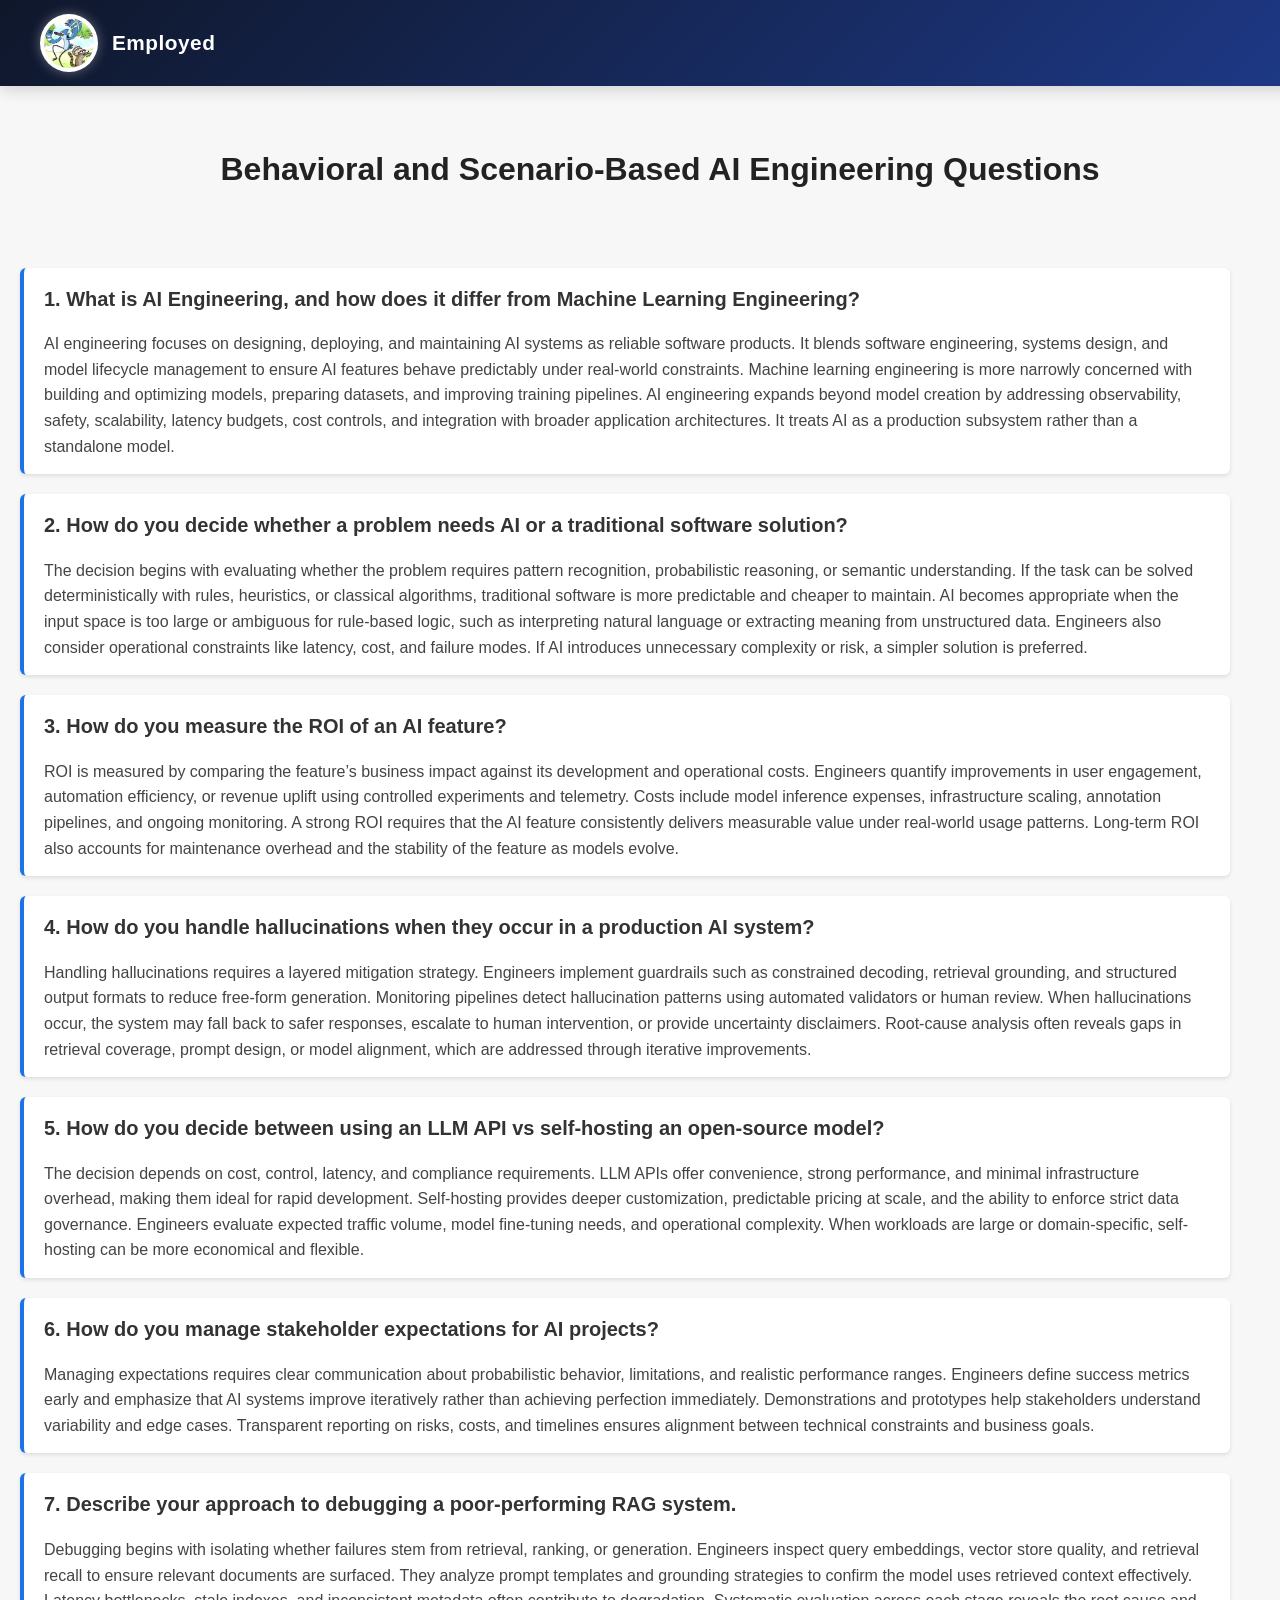
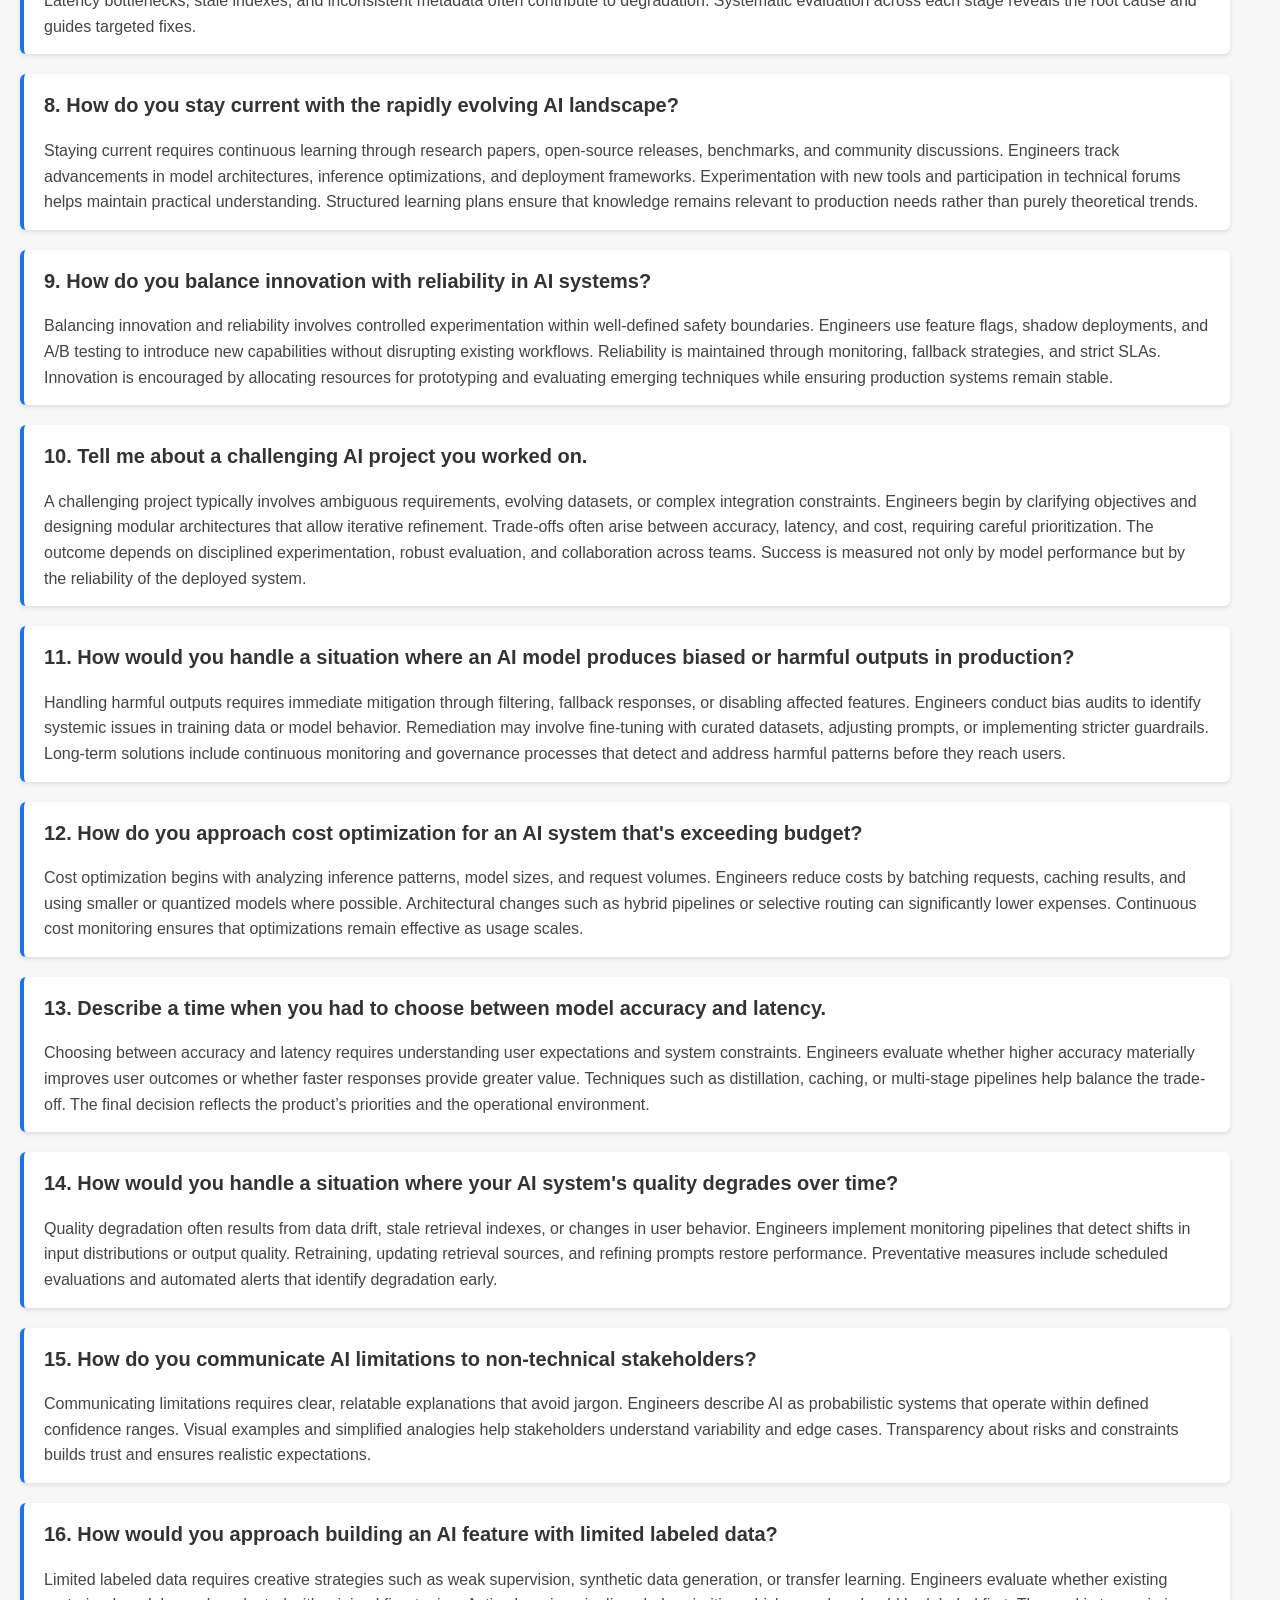
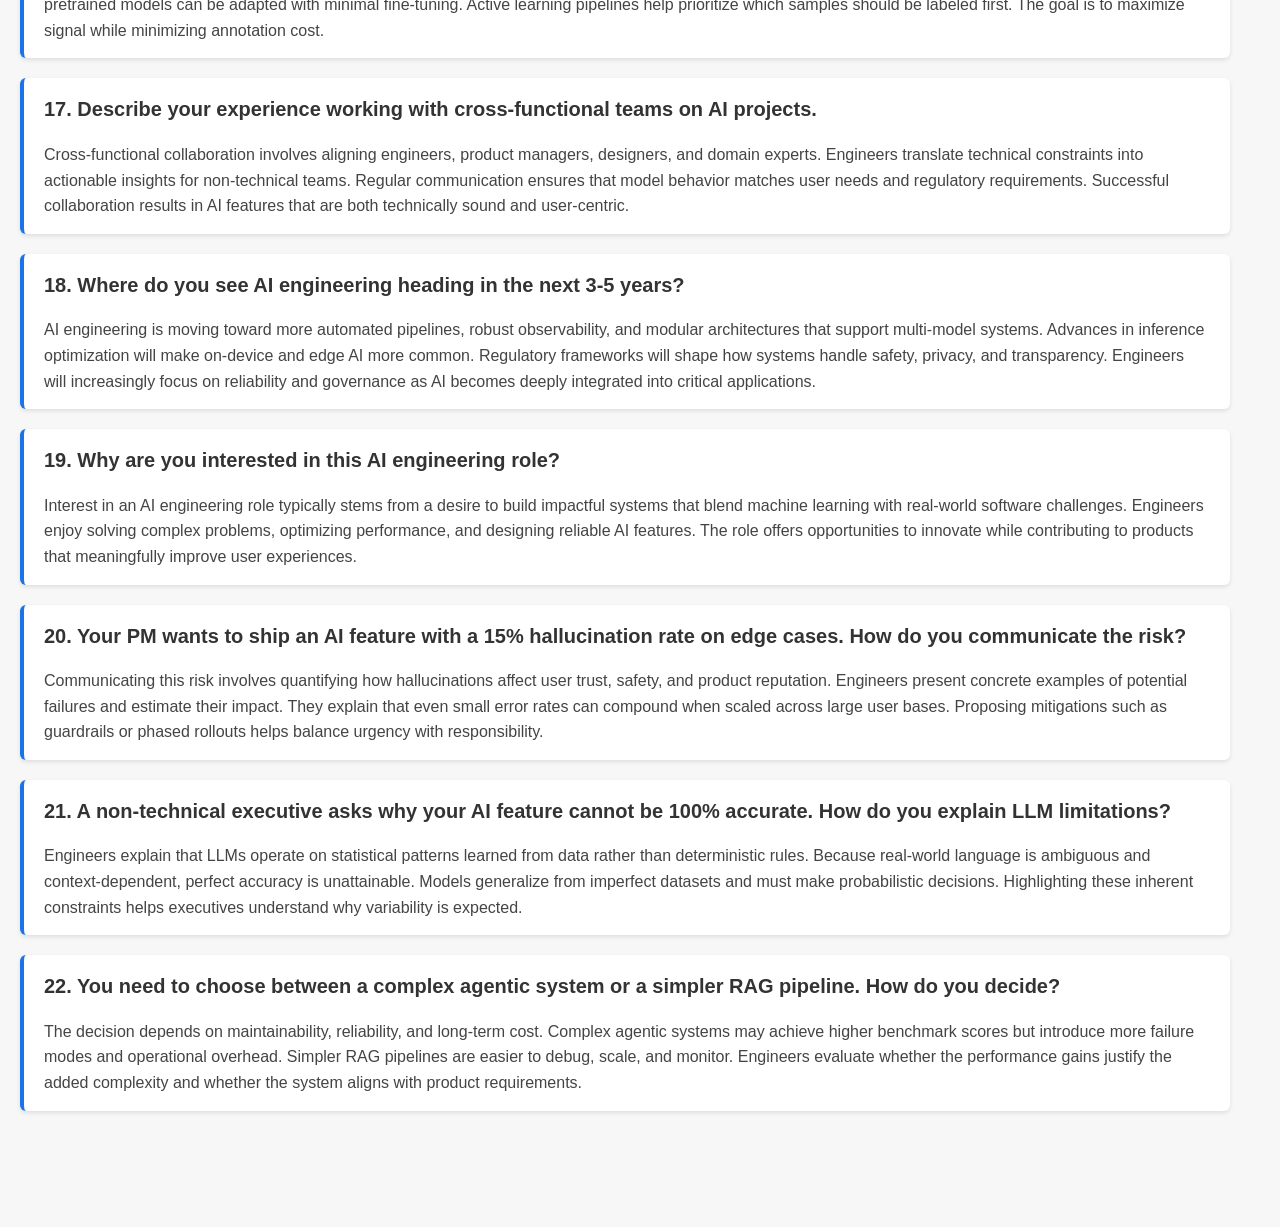
<file: public/behavior-and-scenario.html>
<!DOCTYPE html>
<html lang="en">
<head>
<meta charset="UTF-8" />
<meta name="viewport" content="width=device-width, initial-scale=1.0" />
<title>Behavioral and Scenario-Based AI Engineering Questions</title>
<link rel="stylesheet" href="./nav.css">
<style>
    body {
        font-family: Arial, sans-serif;
        background: #f7f7f7;
        margin: 0;
        padding: 20px;
        line-height: 1.6;
    }
    .question {
        background: #fff;
        padding: 15px 20px;
        margin-bottom: 20px;
        border-radius: 6px;
        box-shadow: 0 2px 4px rgba(0,0,0,0.1);
        margin-right: 70px;
    }
    h2 {
        margin-top: 0;
        font-size: 20px;
        color: #333;
    }
    p {
        margin: 10px 0 0 0;
        color: #444;
    }
</style>
</head>
<body>

    
<nav class="navbar">

    <a href="index.html" class="logo">
        <img src="./1314004-Regular-Show-HD-Wallpaper.jpg" alt="Logo">
        <span>Employed</span>
    </a>

</nav>
<br>
<br>
<br>
<br>


        <h1 style="text-align: center;">Behavioral and Scenario-Based AI Engineering Questions</h1>
        <br>
        <br>
<!-- 1 -->
<div class="question">
    <h2>1. What is AI Engineering, and how does it differ from Machine Learning Engineering?</h2>
    <p>
        AI engineering focuses on designing, deploying, and maintaining AI systems as reliable software products. It blends software engineering, systems design, and model lifecycle management to ensure AI features behave predictably under real-world constraints. Machine learning engineering is more narrowly concerned with building and optimizing models, preparing datasets, and improving training pipelines. AI engineering expands beyond model creation by addressing observability, safety, scalability, latency budgets, cost controls, and integration with broader application architectures. It treats AI as a production subsystem rather than a standalone model.
    </p>
</div>

<!-- 2 -->
<div class="question">
    <h2>2. How do you decide whether a problem needs AI or a traditional software solution?</h2>
    <p>
        The decision begins with evaluating whether the problem requires pattern recognition, probabilistic reasoning, or semantic understanding. If the task can be solved deterministically with rules, heuristics, or classical algorithms, traditional software is more predictable and cheaper to maintain. AI becomes appropriate when the input space is too large or ambiguous for rule-based logic, such as interpreting natural language or extracting meaning from unstructured data. Engineers also consider operational constraints like latency, cost, and failure modes. If AI introduces unnecessary complexity or risk, a simpler solution is preferred.
    </p>
</div>

<!-- 3 -->
<div class="question">
    <h2>3. How do you measure the ROI of an AI feature?</h2>
    <p>
        ROI is measured by comparing the feature’s business impact against its development and operational costs. Engineers quantify improvements in user engagement, automation efficiency, or revenue uplift using controlled experiments and telemetry. Costs include model inference expenses, infrastructure scaling, annotation pipelines, and ongoing monitoring. A strong ROI requires that the AI feature consistently delivers measurable value under real-world usage patterns. Long-term ROI also accounts for maintenance overhead and the stability of the feature as models evolve.
    </p>
</div>

<!-- 4 -->
<div class="question">
    <h2>4. How do you handle hallucinations when they occur in a production AI system?</h2>
    <p>
        Handling hallucinations requires a layered mitigation strategy. Engineers implement guardrails such as constrained decoding, retrieval grounding, and structured output formats to reduce free-form generation. Monitoring pipelines detect hallucination patterns using automated validators or human review. When hallucinations occur, the system may fall back to safer responses, escalate to human intervention, or provide uncertainty disclaimers. Root-cause analysis often reveals gaps in retrieval coverage, prompt design, or model alignment, which are addressed through iterative improvements.
    </p>
</div>

<!-- 5 -->
<div class="question">
    <h2>5. How do you decide between using an LLM API vs self-hosting an open-source model?</h2>
    <p>
        The decision depends on cost, control, latency, and compliance requirements. LLM APIs offer convenience, strong performance, and minimal infrastructure overhead, making them ideal for rapid development. Self-hosting provides deeper customization, predictable pricing at scale, and the ability to enforce strict data governance. Engineers evaluate expected traffic volume, model fine-tuning needs, and operational complexity. When workloads are large or domain-specific, self-hosting can be more economical and flexible.
    </p>
</div>

<!-- 6 -->
<div class="question">
    <h2>6. How do you manage stakeholder expectations for AI projects?</h2>
    <p>
        Managing expectations requires clear communication about probabilistic behavior, limitations, and realistic performance ranges. Engineers define success metrics early and emphasize that AI systems improve iteratively rather than achieving perfection immediately. Demonstrations and prototypes help stakeholders understand variability and edge cases. Transparent reporting on risks, costs, and timelines ensures alignment between technical constraints and business goals.
    </p>
</div>

<!-- 7 -->
<div class="question">
    <h2>7. Describe your approach to debugging a poor-performing RAG system.</h2>
    <p>
        Debugging begins with isolating whether failures stem from retrieval, ranking, or generation. Engineers inspect query embeddings, vector store quality, and retrieval recall to ensure relevant documents are surfaced. They analyze prompt templates and grounding strategies to confirm the model uses retrieved context effectively. Latency bottlenecks, stale indexes, and inconsistent metadata often contribute to degradation. Systematic evaluation across each stage reveals the root cause and guides targeted fixes.
    </p>
</div>

<!-- 8 -->
<div class="question">
    <h2>8. How do you stay current with the rapidly evolving AI landscape?</h2>
    <p>
        Staying current requires continuous learning through research papers, open-source releases, benchmarks, and community discussions. Engineers track advancements in model architectures, inference optimizations, and deployment frameworks. Experimentation with new tools and participation in technical forums helps maintain practical understanding. Structured learning plans ensure that knowledge remains relevant to production needs rather than purely theoretical trends.
    </p>
</div>

<!-- 9 -->
<div class="question">
    <h2>9. How do you balance innovation with reliability in AI systems?</h2>
    <p>
        Balancing innovation and reliability involves controlled experimentation within well-defined safety boundaries. Engineers use feature flags, shadow deployments, and A/B testing to introduce new capabilities without disrupting existing workflows. Reliability is maintained through monitoring, fallback strategies, and strict SLAs. Innovation is encouraged by allocating resources for prototyping and evaluating emerging techniques while ensuring production systems remain stable.
    </p>
</div>

<!-- 10 -->
<div class="question">
    <h2>10. Tell me about a challenging AI project you worked on.</h2>
    <p>
        A challenging project typically involves ambiguous requirements, evolving datasets, or complex integration constraints. Engineers begin by clarifying objectives and designing modular architectures that allow iterative refinement. Trade-offs often arise between accuracy, latency, and cost, requiring careful prioritization. The outcome depends on disciplined experimentation, robust evaluation, and collaboration across teams. Success is measured not only by model performance but by the reliability of the deployed system.
    </p>
</div>

<!-- 11 -->
<div class="question">
    <h2>11. How would you handle a situation where an AI model produces biased or harmful outputs in production?</h2>
    <p>
        Handling harmful outputs requires immediate mitigation through filtering, fallback responses, or disabling affected features. Engineers conduct bias audits to identify systemic issues in training data or model behavior. Remediation may involve fine-tuning with curated datasets, adjusting prompts, or implementing stricter guardrails. Long-term solutions include continuous monitoring and governance processes that detect and address harmful patterns before they reach users.
    </p>
</div>

<!-- 12 -->
<div class="question">
    <h2>12. How do you approach cost optimization for an AI system that's exceeding budget?</h2>
    <p>
        Cost optimization begins with analyzing inference patterns, model sizes, and request volumes. Engineers reduce costs by batching requests, caching results, and using smaller or quantized models where possible. Architectural changes such as hybrid pipelines or selective routing can significantly lower expenses. Continuous cost monitoring ensures that optimizations remain effective as usage scales.
    </p>
</div>

<!-- 13 -->
<div class="question">
    <h2>13. Describe a time when you had to choose between model accuracy and latency.</h2>
    <p>
        Choosing between accuracy and latency requires understanding user expectations and system constraints. Engineers evaluate whether higher accuracy materially improves user outcomes or whether faster responses provide greater value. Techniques such as distillation, caching, or multi-stage pipelines help balance the trade-off. The final decision reflects the product’s priorities and the operational environment.
    </p>
</div>

<!-- 14 -->
<div class="question">
    <h2>14. How would you handle a situation where your AI system's quality degrades over time?</h2>
    <p>
        Quality degradation often results from data drift, stale retrieval indexes, or changes in user behavior. Engineers implement monitoring pipelines that detect shifts in input distributions or output quality. Retraining, updating retrieval sources, and refining prompts restore performance. Preventative measures include scheduled evaluations and automated alerts that identify degradation early.
    </p>
</div>

<!-- 15 -->
<div class="question">
    <h2>15. How do you communicate AI limitations to non-technical stakeholders?</h2>
    <p>
        Communicating limitations requires clear, relatable explanations that avoid jargon. Engineers describe AI as probabilistic systems that operate within defined confidence ranges. Visual examples and simplified analogies help stakeholders understand variability and edge cases. Transparency about risks and constraints builds trust and ensures realistic expectations.
    </p>
</div>

<!-- 16 -->
<div class="question">
    <h2>16. How would you approach building an AI feature with limited labeled data?</h2>
    <p>
        Limited labeled data requires creative strategies such as weak supervision, synthetic data generation, or transfer learning. Engineers evaluate whether existing pretrained models can be adapted with minimal fine-tuning. Active learning pipelines help prioritize which samples should be labeled first. The goal is to maximize signal while minimizing annotation cost.
    </p>
</div>

<!-- 17 -->
<div class="question">
    <h2>17. Describe your experience working with cross-functional teams on AI projects.</h2>
    <p>
        Cross-functional collaboration involves aligning engineers, product managers, designers, and domain experts. Engineers translate technical constraints into actionable insights for non-technical teams. Regular communication ensures that model behavior matches user needs and regulatory requirements. Successful collaboration results in AI features that are both technically sound and user-centric.
    </p>
</div>

<!-- 18 -->
<div class="question">
    <h2>18. Where do you see AI engineering heading in the next 3-5 years?</h2>
    <p>
        AI engineering is moving toward more automated pipelines, robust observability, and modular architectures that support multi-model systems. Advances in inference optimization will make on-device and edge AI more common. Regulatory frameworks will shape how systems handle safety, privacy, and transparency. Engineers will increasingly focus on reliability and governance as AI becomes deeply integrated into critical applications.
    </p>
</div>

<!-- 19 -->
<div class="question">
    <h2>19. Why are you interested in this AI engineering role?</h2>
    <p>
        Interest in an AI engineering role typically stems from a desire to build impactful systems that blend machine learning with real-world software challenges. Engineers enjoy solving complex problems, optimizing performance, and designing reliable AI features. The role offers opportunities to innovate while contributing to products that meaningfully improve user experiences.
    </p>
</div>

<!-- 20 -->
<div class="question">
    <h2>20. Your PM wants to ship an AI feature with a 15% hallucination rate on edge cases. How do you communicate the risk?</h2>
    <p>
        Communicating this risk involves quantifying how hallucinations affect user trust, safety, and product reputation. Engineers present concrete examples of potential failures and estimate their impact. They explain that even small error rates can compound when scaled across large user bases. Proposing mitigations such as guardrails or phased rollouts helps balance urgency with responsibility.
    </p>
</div>

<!-- 21 -->
<div class="question">
    <h2>21. A non-technical executive asks why your AI feature cannot be 100% accurate. How do you explain LLM limitations?</h2>
    <p>
        Engineers explain that LLMs operate on statistical patterns learned from data rather than deterministic rules. Because real-world language is ambiguous and context-dependent, perfect accuracy is unattainable. Models generalize from imperfect datasets and must make probabilistic decisions. Highlighting these inherent constraints helps executives understand why variability is expected.
    </p>
</div>

<!-- 22 -->
<div class="question">
    <h2>22. You need to choose between a complex agentic system or a simpler RAG pipeline. How do you decide?</h2>
    <p>
        The decision depends on maintainability, reliability, and long-term cost. Complex agentic systems may achieve higher benchmark scores but introduce more failure modes and operational overhead. Simpler RAG pipelines are easier to debug, scale, and monitor. Engineers evaluate whether the performance gains justify the added complexity and whether the system aligns with product requirements.
    </p>
</div>
    <br>
    <br>
    <br>

</body>
</html>
</file>
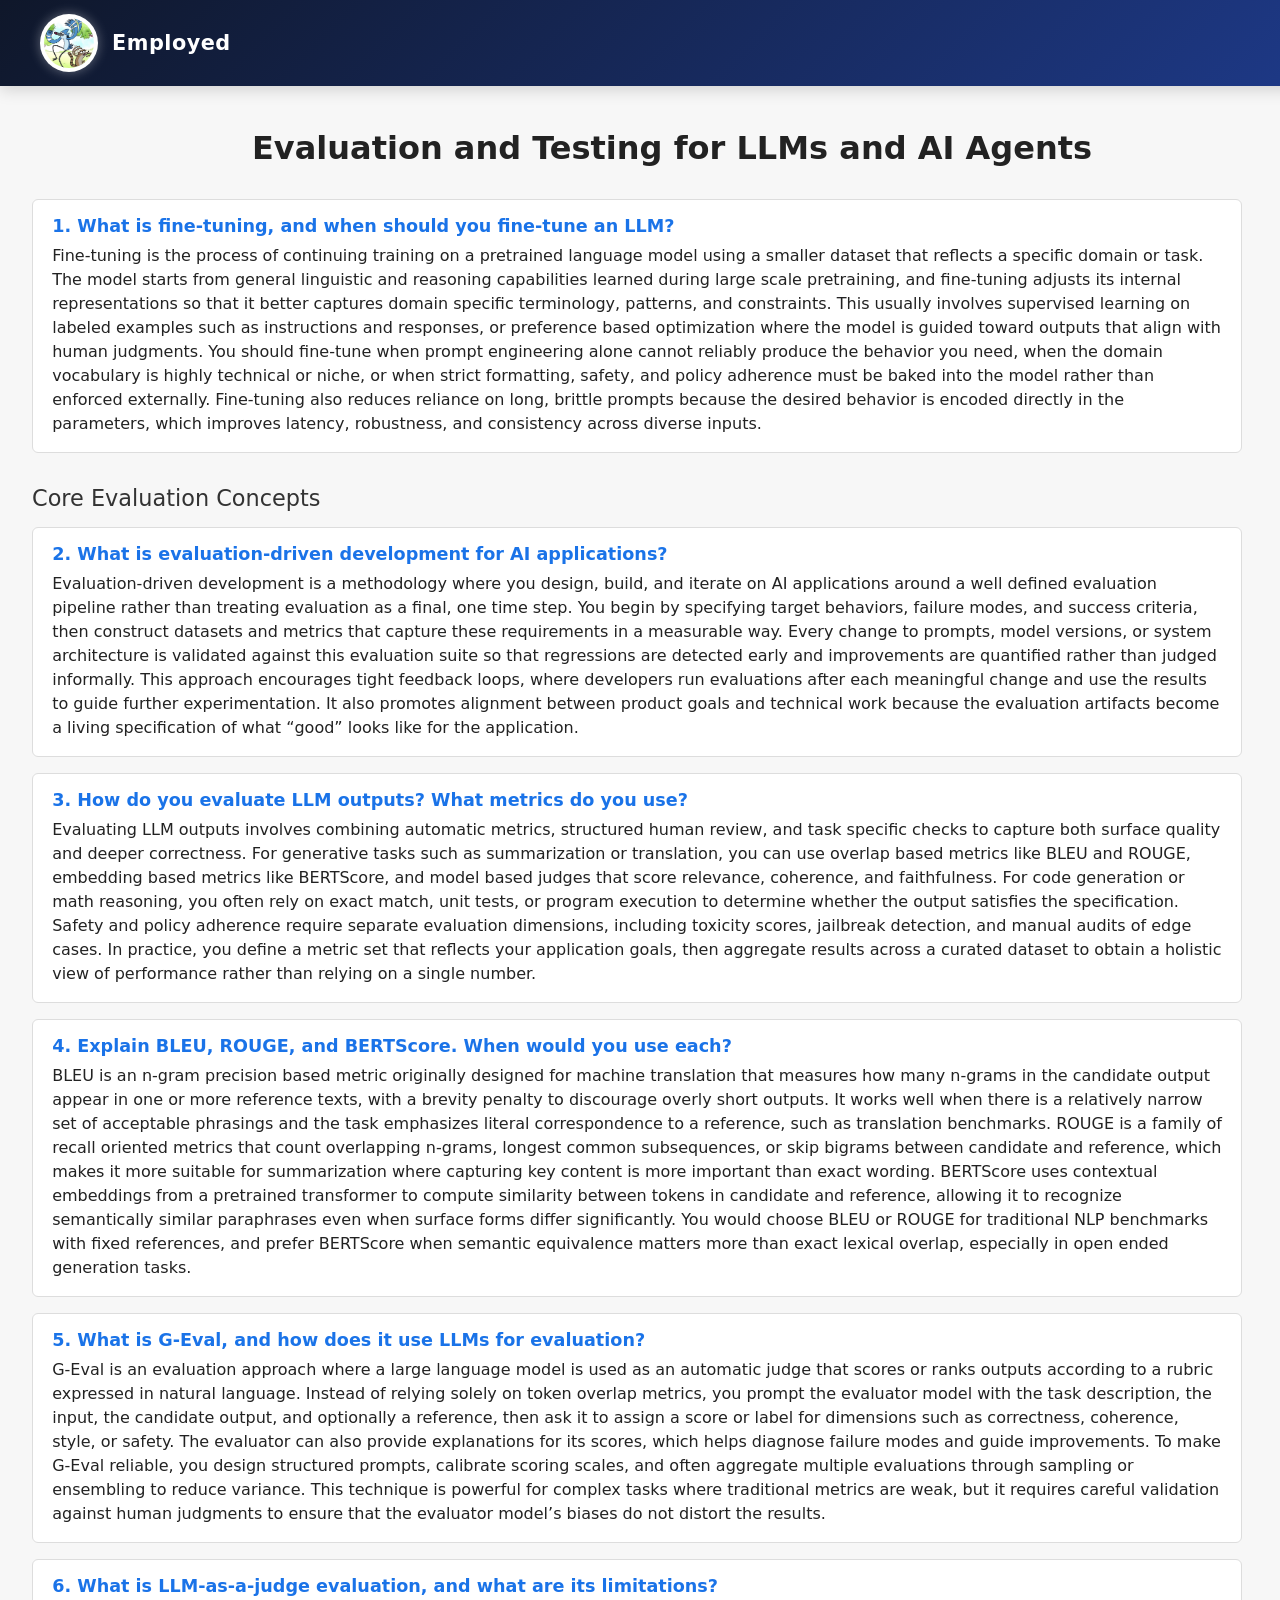
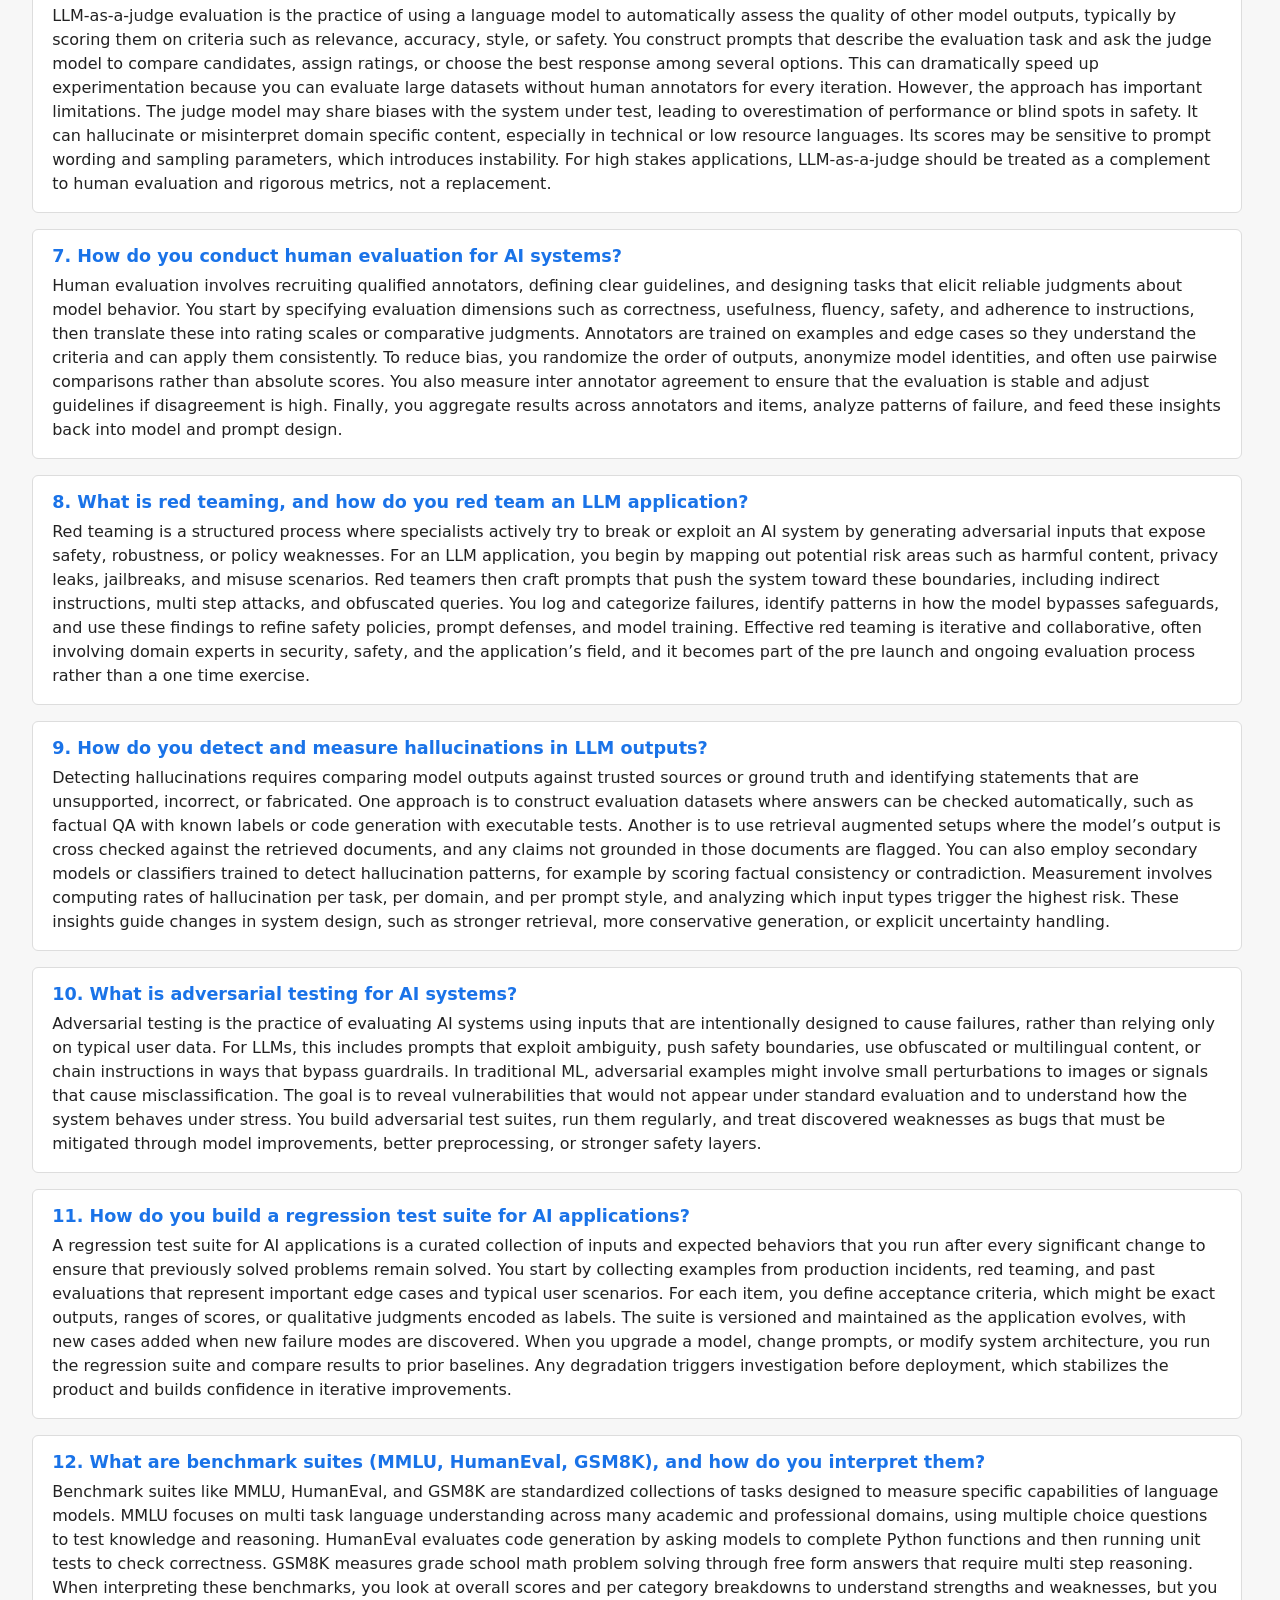
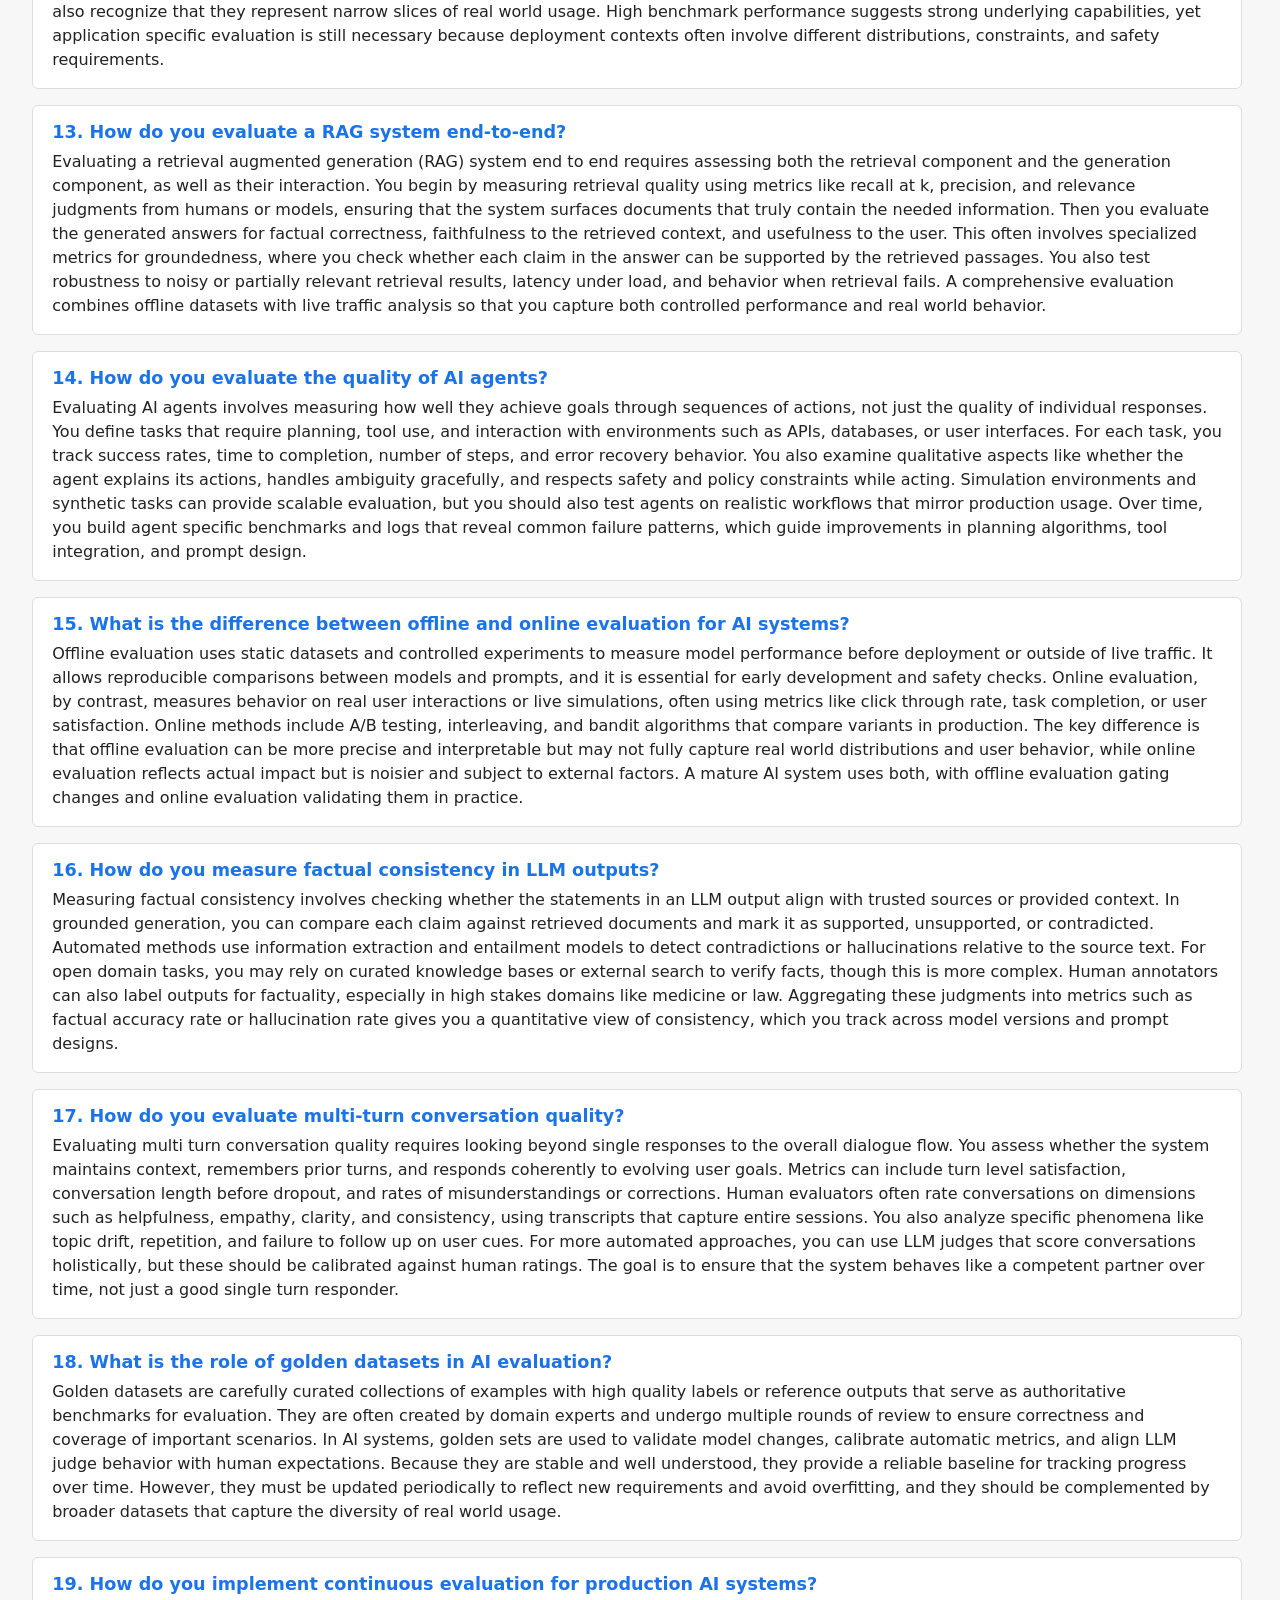
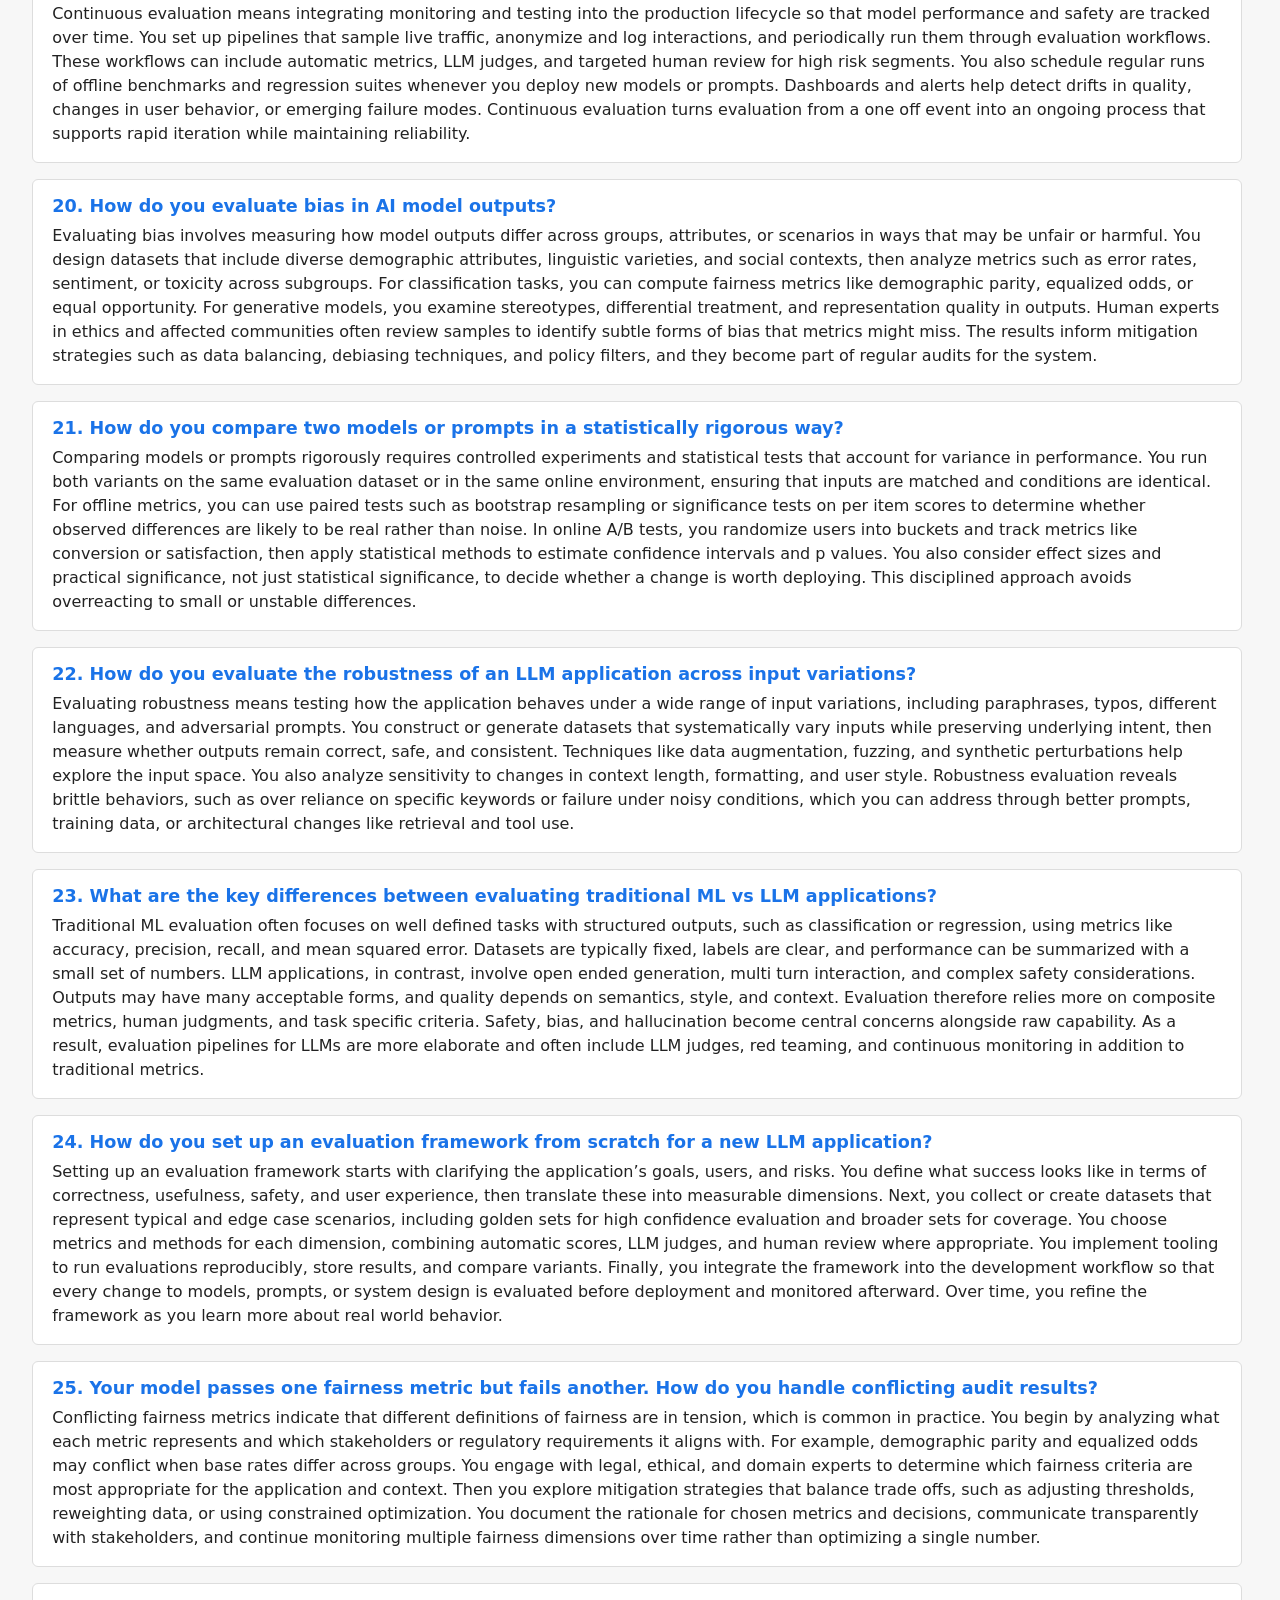
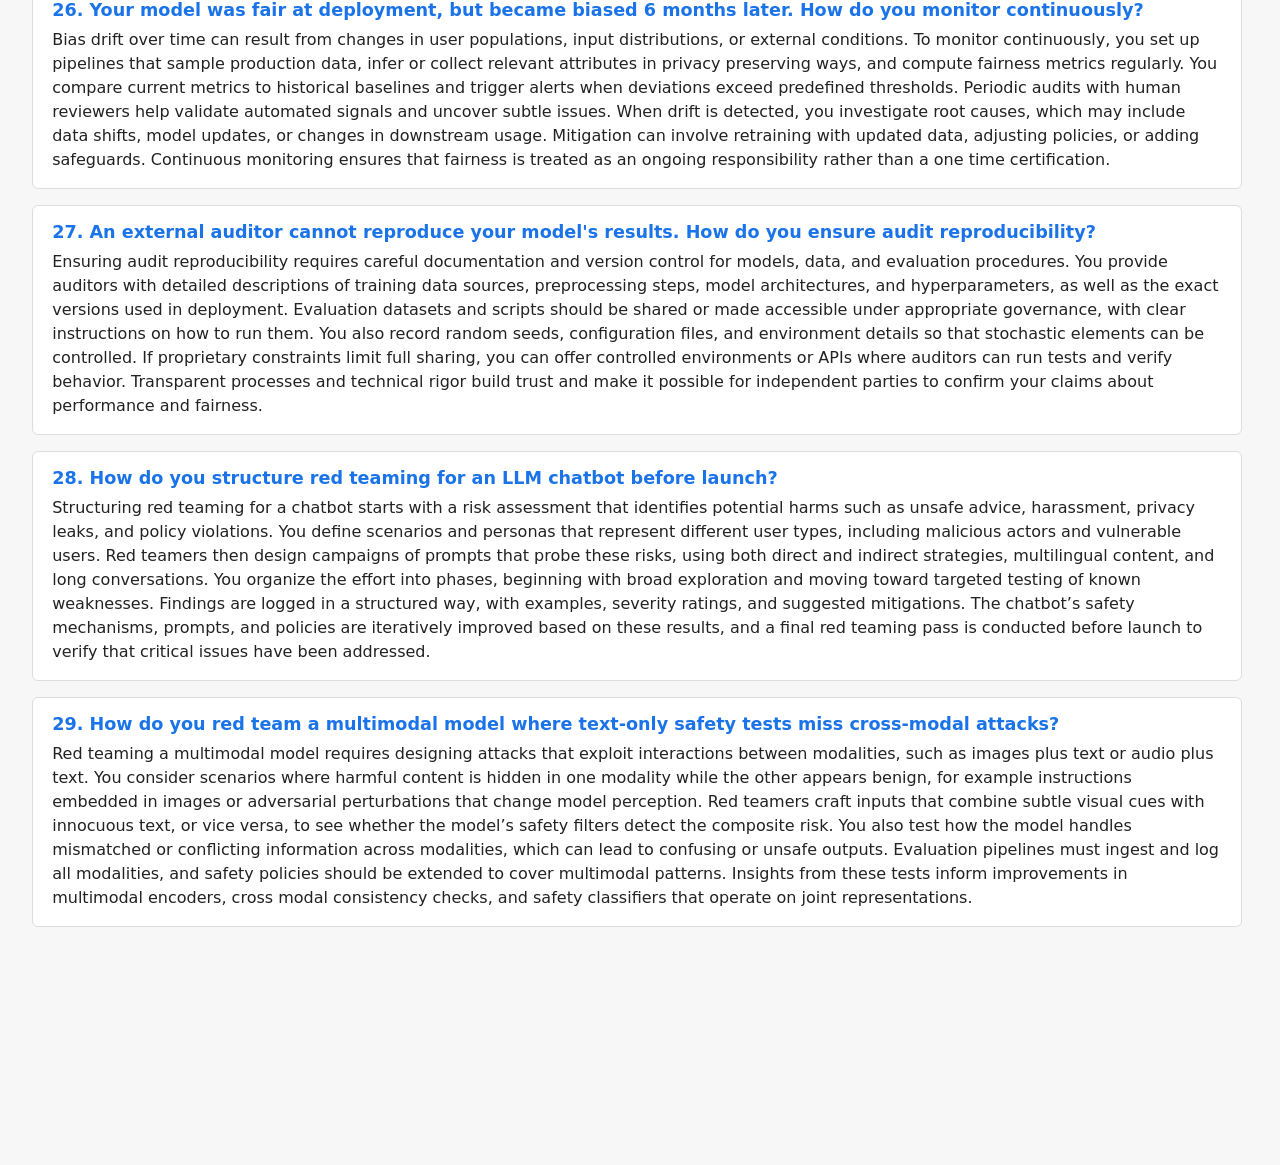
<file: public/evaluation-and-testing.html>
<!DOCTYPE html>
<html lang="en">
<head>
    <meta charset="UTF-8">
    <title>LLM Evaluation and Testing Questions</title>
    <link rel="stylesheet" href="./nav.css">
    <style>
        body {
            font-family: system-ui, -apple-system, BlinkMacSystemFont, "Segoe UI", sans-serif;
            margin: 0;
            padding: 2rem;
            background-color: #f7f7f7;
            color: #222;
        }

        h1 {
            text-align: center;
            margin-bottom: 2rem;
        }

        .section-title {
            margin-top: 2rem;
            margin-bottom: 1rem;
            font-size: 1.4rem;
            color: #333;
        }

        .question {
            background-color: #fff;
            border-radius: 6px;
            padding: 1rem 1.2rem;
            margin-bottom: 1rem;
            border: 1px solid #ddd;
            margin-right: 70px;
        }

        .question h2 {
            font-size: 1.1rem;
            margin: 0 0 0.5rem 0;
        }

        .question p {
            margin: 0;
            line-height: 1.5;
        }
    </style>
</head>
<body>
    <nav class="navbar">

    <a href="index.html" class="logo">
        <img src="./1314004-Regular-Show-HD-Wallpaper.jpg" alt="Logo">
        <span>Employed</span>
    </a>

</nav>
<br>
<br>
<br>
<br>



    <h1>Evaluation and Testing for LLMs and AI Agents</h1>

    <!-- 1 -->
    <div class="question">
        <h2>1. What is fine-tuning, and when should you fine-tune an LLM?</h2>
        <p>
            Fine-tuning is the process of continuing training on a pretrained language model using a smaller dataset that reflects a specific domain or task. The model starts from general linguistic and reasoning capabilities learned during large scale pretraining, and fine-tuning adjusts its internal representations so that it better captures domain specific terminology, patterns, and constraints. This usually involves supervised learning on labeled examples such as instructions and responses, or preference based optimization where the model is guided toward outputs that align with human judgments. You should fine-tune when prompt engineering alone cannot reliably produce the behavior you need, when the domain vocabulary is highly technical or niche, or when strict formatting, safety, and policy adherence must be baked into the model rather than enforced externally. Fine-tuning also reduces reliance on long, brittle prompts because the desired behavior is encoded directly in the parameters, which improves latency, robustness, and consistency across diverse inputs.
        </p>
    </div>

    <div class="section-title">Core Evaluation Concepts</div>

    <!-- 2 -->
    <div class="question">
        <h2>2. What is evaluation-driven development for AI applications?</h2>
        <p>
            Evaluation-driven development is a methodology where you design, build, and iterate on AI applications around a well defined evaluation pipeline rather than treating evaluation as a final, one time step. You begin by specifying target behaviors, failure modes, and success criteria, then construct datasets and metrics that capture these requirements in a measurable way. Every change to prompts, model versions, or system architecture is validated against this evaluation suite so that regressions are detected early and improvements are quantified rather than judged informally. This approach encourages tight feedback loops, where developers run evaluations after each meaningful change and use the results to guide further experimentation. It also promotes alignment between product goals and technical work because the evaluation artifacts become a living specification of what “good” looks like for the application.
        </p>
    </div>

    <!-- 3 -->
    <div class="question">
        <h2>3. How do you evaluate LLM outputs? What metrics do you use?</h2>
        <p>
            Evaluating LLM outputs involves combining automatic metrics, structured human review, and task specific checks to capture both surface quality and deeper correctness. For generative tasks such as summarization or translation, you can use overlap based metrics like BLEU and ROUGE, embedding based metrics like BERTScore, and model based judges that score relevance, coherence, and faithfulness. For code generation or math reasoning, you often rely on exact match, unit tests, or program execution to determine whether the output satisfies the specification. Safety and policy adherence require separate evaluation dimensions, including toxicity scores, jailbreak detection, and manual audits of edge cases. In practice, you define a metric set that reflects your application goals, then aggregate results across a curated dataset to obtain a holistic view of performance rather than relying on a single number.
        </p>
    </div>

    <!-- 4 -->
    <div class="question">
        <h2>4. Explain BLEU, ROUGE, and BERTScore. When would you use each?</h2>
        <p>
            BLEU is an n-gram precision based metric originally designed for machine translation that measures how many n-grams in the candidate output appear in one or more reference texts, with a brevity penalty to discourage overly short outputs. It works well when there is a relatively narrow set of acceptable phrasings and the task emphasizes literal correspondence to a reference, such as translation benchmarks. ROUGE is a family of recall oriented metrics that count overlapping n-grams, longest common subsequences, or skip bigrams between candidate and reference, which makes it more suitable for summarization where capturing key content is more important than exact wording. BERTScore uses contextual embeddings from a pretrained transformer to compute similarity between tokens in candidate and reference, allowing it to recognize semantically similar paraphrases even when surface forms differ significantly. You would choose BLEU or ROUGE for traditional NLP benchmarks with fixed references, and prefer BERTScore when semantic equivalence matters more than exact lexical overlap, especially in open ended generation tasks.
        </p>
    </div>

    <!-- 5 -->
    <div class="question">
        <h2>5. What is G-Eval, and how does it use LLMs for evaluation?</h2>
        <p>
            G-Eval is an evaluation approach where a large language model is used as an automatic judge that scores or ranks outputs according to a rubric expressed in natural language. Instead of relying solely on token overlap metrics, you prompt the evaluator model with the task description, the input, the candidate output, and optionally a reference, then ask it to assign a score or label for dimensions such as correctness, coherence, style, or safety. The evaluator can also provide explanations for its scores, which helps diagnose failure modes and guide improvements. To make G-Eval reliable, you design structured prompts, calibrate scoring scales, and often aggregate multiple evaluations through sampling or ensembling to reduce variance. This technique is powerful for complex tasks where traditional metrics are weak, but it requires careful validation against human judgments to ensure that the evaluator model’s biases do not distort the results.
        </p>
    </div>

    <!-- 6 -->
    <div class="question">
        <h2>6. What is LLM-as-a-judge evaluation, and what are its limitations?</h2>
        <p>
            LLM-as-a-judge evaluation is the practice of using a language model to automatically assess the quality of other model outputs, typically by scoring them on criteria such as relevance, accuracy, style, or safety. You construct prompts that describe the evaluation task and ask the judge model to compare candidates, assign ratings, or choose the best response among several options. This can dramatically speed up experimentation because you can evaluate large datasets without human annotators for every iteration. However, the approach has important limitations. The judge model may share biases with the system under test, leading to overestimation of performance or blind spots in safety. It can hallucinate or misinterpret domain specific content, especially in technical or low resource languages. Its scores may be sensitive to prompt wording and sampling parameters, which introduces instability. For high stakes applications, LLM-as-a-judge should be treated as a complement to human evaluation and rigorous metrics, not a replacement.
        </p>
    </div>

    <!-- 7 -->
    <div class="question">
        <h2>7. How do you conduct human evaluation for AI systems?</h2>
        <p>
            Human evaluation involves recruiting qualified annotators, defining clear guidelines, and designing tasks that elicit reliable judgments about model behavior. You start by specifying evaluation dimensions such as correctness, usefulness, fluency, safety, and adherence to instructions, then translate these into rating scales or comparative judgments. Annotators are trained on examples and edge cases so they understand the criteria and can apply them consistently. To reduce bias, you randomize the order of outputs, anonymize model identities, and often use pairwise comparisons rather than absolute scores. You also measure inter annotator agreement to ensure that the evaluation is stable and adjust guidelines if disagreement is high. Finally, you aggregate results across annotators and items, analyze patterns of failure, and feed these insights back into model and prompt design.
        </p>
    </div>

    <!-- 8 -->
    <div class="question">
        <h2>8. What is red teaming, and how do you red team an LLM application?</h2>
        <p>
            Red teaming is a structured process where specialists actively try to break or exploit an AI system by generating adversarial inputs that expose safety, robustness, or policy weaknesses. For an LLM application, you begin by mapping out potential risk areas such as harmful content, privacy leaks, jailbreaks, and misuse scenarios. Red teamers then craft prompts that push the system toward these boundaries, including indirect instructions, multi step attacks, and obfuscated queries. You log and categorize failures, identify patterns in how the model bypasses safeguards, and use these findings to refine safety policies, prompt defenses, and model training. Effective red teaming is iterative and collaborative, often involving domain experts in security, safety, and the application’s field, and it becomes part of the pre launch and ongoing evaluation process rather than a one time exercise.
        </p>
    </div>

    <!-- 9 -->
    <div class="question">
        <h2>9. How do you detect and measure hallucinations in LLM outputs?</h2>
        <p>
            Detecting hallucinations requires comparing model outputs against trusted sources or ground truth and identifying statements that are unsupported, incorrect, or fabricated. One approach is to construct evaluation datasets where answers can be checked automatically, such as factual QA with known labels or code generation with executable tests. Another is to use retrieval augmented setups where the model’s output is cross checked against the retrieved documents, and any claims not grounded in those documents are flagged. You can also employ secondary models or classifiers trained to detect hallucination patterns, for example by scoring factual consistency or contradiction. Measurement involves computing rates of hallucination per task, per domain, and per prompt style, and analyzing which input types trigger the highest risk. These insights guide changes in system design, such as stronger retrieval, more conservative generation, or explicit uncertainty handling.
        </p>
    </div>

    <!-- 10 -->
    <div class="question">
        <h2>10. What is adversarial testing for AI systems?</h2>
        <p>
            Adversarial testing is the practice of evaluating AI systems using inputs that are intentionally designed to cause failures, rather than relying only on typical user data. For LLMs, this includes prompts that exploit ambiguity, push safety boundaries, use obfuscated or multilingual content, or chain instructions in ways that bypass guardrails. In traditional ML, adversarial examples might involve small perturbations to images or signals that cause misclassification. The goal is to reveal vulnerabilities that would not appear under standard evaluation and to understand how the system behaves under stress. You build adversarial test suites, run them regularly, and treat discovered weaknesses as bugs that must be mitigated through model improvements, better preprocessing, or stronger safety layers.
        </p>
    </div>

    <!-- 11 -->
    <div class="question">
        <h2>11. How do you build a regression test suite for AI applications?</h2>
        <p>
            A regression test suite for AI applications is a curated collection of inputs and expected behaviors that you run after every significant change to ensure that previously solved problems remain solved. You start by collecting examples from production incidents, red teaming, and past evaluations that represent important edge cases and typical user scenarios. For each item, you define acceptance criteria, which might be exact outputs, ranges of scores, or qualitative judgments encoded as labels. The suite is versioned and maintained as the application evolves, with new cases added when new failure modes are discovered. When you upgrade a model, change prompts, or modify system architecture, you run the regression suite and compare results to prior baselines. Any degradation triggers investigation before deployment, which stabilizes the product and builds confidence in iterative improvements.
        </p>
    </div>

    <!-- 12 -->
    <div class="question">
        <h2>12. What are benchmark suites (MMLU, HumanEval, GSM8K), and how do you interpret them?</h2>
        <p>
            Benchmark suites like MMLU, HumanEval, and GSM8K are standardized collections of tasks designed to measure specific capabilities of language models. MMLU focuses on multi task language understanding across many academic and professional domains, using multiple choice questions to test knowledge and reasoning. HumanEval evaluates code generation by asking models to complete Python functions and then running unit tests to check correctness. GSM8K measures grade school math problem solving through free form answers that require multi step reasoning. When interpreting these benchmarks, you look at overall scores and per category breakdowns to understand strengths and weaknesses, but you also recognize that they represent narrow slices of real world usage. High benchmark performance suggests strong underlying capabilities, yet application specific evaluation is still necessary because deployment contexts often involve different distributions, constraints, and safety requirements.
        </p>
    </div>

    <!-- 13 -->
    <div class="question">
        <h2>13. How do you evaluate a RAG system end-to-end?</h2>
        <p>
            Evaluating a retrieval augmented generation (RAG) system end to end requires assessing both the retrieval component and the generation component, as well as their interaction. You begin by measuring retrieval quality using metrics like recall at k, precision, and relevance judgments from humans or models, ensuring that the system surfaces documents that truly contain the needed information. Then you evaluate the generated answers for factual correctness, faithfulness to the retrieved context, and usefulness to the user. This often involves specialized metrics for groundedness, where you check whether each claim in the answer can be supported by the retrieved passages. You also test robustness to noisy or partially relevant retrieval results, latency under load, and behavior when retrieval fails. A comprehensive evaluation combines offline datasets with live traffic analysis so that you capture both controlled performance and real world behavior.
        </p>
    </div>

    <!-- 14 -->
    <div class="question">
        <h2>14. How do you evaluate the quality of AI agents?</h2>
        <p>
            Evaluating AI agents involves measuring how well they achieve goals through sequences of actions, not just the quality of individual responses. You define tasks that require planning, tool use, and interaction with environments such as APIs, databases, or user interfaces. For each task, you track success rates, time to completion, number of steps, and error recovery behavior. You also examine qualitative aspects like whether the agent explains its actions, handles ambiguity gracefully, and respects safety and policy constraints while acting. Simulation environments and synthetic tasks can provide scalable evaluation, but you should also test agents on realistic workflows that mirror production usage. Over time, you build agent specific benchmarks and logs that reveal common failure patterns, which guide improvements in planning algorithms, tool integration, and prompt design.
        </p>
    </div>

    <!-- 15 -->
    <div class="question">
        <h2>15. What is the difference between offline and online evaluation for AI systems?</h2>
        <p>
            Offline evaluation uses static datasets and controlled experiments to measure model performance before deployment or outside of live traffic. It allows reproducible comparisons between models and prompts, and it is essential for early development and safety checks. Online evaluation, by contrast, measures behavior on real user interactions or live simulations, often using metrics like click through rate, task completion, or user satisfaction. Online methods include A/B testing, interleaving, and bandit algorithms that compare variants in production. The key difference is that offline evaluation can be more precise and interpretable but may not fully capture real world distributions and user behavior, while online evaluation reflects actual impact but is noisier and subject to external factors. A mature AI system uses both, with offline evaluation gating changes and online evaluation validating them in practice.
        </p>
    </div>

    <!-- 16 -->
    <div class="question">
        <h2>16. How do you measure factual consistency in LLM outputs?</h2>
        <p>
            Measuring factual consistency involves checking whether the statements in an LLM output align with trusted sources or provided context. In grounded generation, you can compare each claim against retrieved documents and mark it as supported, unsupported, or contradicted. Automated methods use information extraction and entailment models to detect contradictions or hallucinations relative to the source text. For open domain tasks, you may rely on curated knowledge bases or external search to verify facts, though this is more complex. Human annotators can also label outputs for factuality, especially in high stakes domains like medicine or law. Aggregating these judgments into metrics such as factual accuracy rate or hallucination rate gives you a quantitative view of consistency, which you track across model versions and prompt designs.
        </p>
    </div>

    <!-- 17 -->
    <div class="question">
        <h2>17. How do you evaluate multi-turn conversation quality?</h2>
        <p>
            Evaluating multi turn conversation quality requires looking beyond single responses to the overall dialogue flow. You assess whether the system maintains context, remembers prior turns, and responds coherently to evolving user goals. Metrics can include turn level satisfaction, conversation length before dropout, and rates of misunderstandings or corrections. Human evaluators often rate conversations on dimensions such as helpfulness, empathy, clarity, and consistency, using transcripts that capture entire sessions. You also analyze specific phenomena like topic drift, repetition, and failure to follow up on user cues. For more automated approaches, you can use LLM judges that score conversations holistically, but these should be calibrated against human ratings. The goal is to ensure that the system behaves like a competent partner over time, not just a good single turn responder.
        </p>
    </div>

    <!-- 18 -->
    <div class="question">
        <h2>18. What is the role of golden datasets in AI evaluation?</h2>
        <p>
            Golden datasets are carefully curated collections of examples with high quality labels or reference outputs that serve as authoritative benchmarks for evaluation. They are often created by domain experts and undergo multiple rounds of review to ensure correctness and coverage of important scenarios. In AI systems, golden sets are used to validate model changes, calibrate automatic metrics, and align LLM judge behavior with human expectations. Because they are stable and well understood, they provide a reliable baseline for tracking progress over time. However, they must be updated periodically to reflect new requirements and avoid overfitting, and they should be complemented by broader datasets that capture the diversity of real world usage.
        </p>
    </div>

    <!-- 19 -->
    <div class="question">
        <h2>19. How do you implement continuous evaluation for production AI systems?</h2>
        <p>
            Continuous evaluation means integrating monitoring and testing into the production lifecycle so that model performance and safety are tracked over time. You set up pipelines that sample live traffic, anonymize and log interactions, and periodically run them through evaluation workflows. These workflows can include automatic metrics, LLM judges, and targeted human review for high risk segments. You also schedule regular runs of offline benchmarks and regression suites whenever you deploy new models or prompts. Dashboards and alerts help detect drifts in quality, changes in user behavior, or emerging failure modes. Continuous evaluation turns evaluation from a one off event into an ongoing process that supports rapid iteration while maintaining reliability.
        </p>
    </div>

    <!-- 20 -->
    <div class="question">
        <h2>20. How do you evaluate bias in AI model outputs?</h2>
        <p>
            Evaluating bias involves measuring how model outputs differ across groups, attributes, or scenarios in ways that may be unfair or harmful. You design datasets that include diverse demographic attributes, linguistic varieties, and social contexts, then analyze metrics such as error rates, sentiment, or toxicity across subgroups. For classification tasks, you can compute fairness metrics like demographic parity, equalized odds, or equal opportunity. For generative models, you examine stereotypes, differential treatment, and representation quality in outputs. Human experts in ethics and affected communities often review samples to identify subtle forms of bias that metrics might miss. The results inform mitigation strategies such as data balancing, debiasing techniques, and policy filters, and they become part of regular audits for the system.
        </p>
    </div>

    <!-- 21 -->
    <div class="question">
        <h2>21. How do you compare two models or prompts in a statistically rigorous way?</h2>
        <p>
            Comparing models or prompts rigorously requires controlled experiments and statistical tests that account for variance in performance. You run both variants on the same evaluation dataset or in the same online environment, ensuring that inputs are matched and conditions are identical. For offline metrics, you can use paired tests such as bootstrap resampling or significance tests on per item scores to determine whether observed differences are likely to be real rather than noise. In online A/B tests, you randomize users into buckets and track metrics like conversion or satisfaction, then apply statistical methods to estimate confidence intervals and p values. You also consider effect sizes and practical significance, not just statistical significance, to decide whether a change is worth deploying. This disciplined approach avoids overreacting to small or unstable differences.
        </p>
    </div>

    <!-- 22 -->
    <div class="question">
        <h2>22. How do you evaluate the robustness of an LLM application across input variations?</h2>
        <p>
            Evaluating robustness means testing how the application behaves under a wide range of input variations, including paraphrases, typos, different languages, and adversarial prompts. You construct or generate datasets that systematically vary inputs while preserving underlying intent, then measure whether outputs remain correct, safe, and consistent. Techniques like data augmentation, fuzzing, and synthetic perturbations help explore the input space. You also analyze sensitivity to changes in context length, formatting, and user style. Robustness evaluation reveals brittle behaviors, such as over reliance on specific keywords or failure under noisy conditions, which you can address through better prompts, training data, or architectural changes like retrieval and tool use.
        </p>
    </div>

    <!-- 23 -->
    <div class="question">
        <h2>23. What are the key differences between evaluating traditional ML vs LLM applications?</h2>
        <p>
            Traditional ML evaluation often focuses on well defined tasks with structured outputs, such as classification or regression, using metrics like accuracy, precision, recall, and mean squared error. Datasets are typically fixed, labels are clear, and performance can be summarized with a small set of numbers. LLM applications, in contrast, involve open ended generation, multi turn interaction, and complex safety considerations. Outputs may have many acceptable forms, and quality depends on semantics, style, and context. Evaluation therefore relies more on composite metrics, human judgments, and task specific criteria. Safety, bias, and hallucination become central concerns alongside raw capability. As a result, evaluation pipelines for LLMs are more elaborate and often include LLM judges, red teaming, and continuous monitoring in addition to traditional metrics.
        </p>
    </div>

    <!-- 24 -->
    <div class="question">
        <h2>24. How do you set up an evaluation framework from scratch for a new LLM application?</h2>
        <p>
            Setting up an evaluation framework starts with clarifying the application’s goals, users, and risks. You define what success looks like in terms of correctness, usefulness, safety, and user experience, then translate these into measurable dimensions. Next, you collect or create datasets that represent typical and edge case scenarios, including golden sets for high confidence evaluation and broader sets for coverage. You choose metrics and methods for each dimension, combining automatic scores, LLM judges, and human review where appropriate. You implement tooling to run evaluations reproducibly, store results, and compare variants. Finally, you integrate the framework into the development workflow so that every change to models, prompts, or system design is evaluated before deployment and monitored afterward. Over time, you refine the framework as you learn more about real world behavior.
        </p>
    </div>

    <!-- 25 -->
    <div class="question">
        <h2>25. Your model passes one fairness metric but fails another. How do you handle conflicting audit results?</h2>
        <p>
            Conflicting fairness metrics indicate that different definitions of fairness are in tension, which is common in practice. You begin by analyzing what each metric represents and which stakeholders or regulatory requirements it aligns with. For example, demographic parity and equalized odds may conflict when base rates differ across groups. You engage with legal, ethical, and domain experts to determine which fairness criteria are most appropriate for the application and context. Then you explore mitigation strategies that balance trade offs, such as adjusting thresholds, reweighting data, or using constrained optimization. You document the rationale for chosen metrics and decisions, communicate transparently with stakeholders, and continue monitoring multiple fairness dimensions over time rather than optimizing a single number.
        </p>
    </div>

    <!-- 26 -->
    <div class="question">
        <h2>26. Your model was fair at deployment, but became biased 6 months later. How do you monitor continuously?</h2>
        <p>
            Bias drift over time can result from changes in user populations, input distributions, or external conditions. To monitor continuously, you set up pipelines that sample production data, infer or collect relevant attributes in privacy preserving ways, and compute fairness metrics regularly. You compare current metrics to historical baselines and trigger alerts when deviations exceed predefined thresholds. Periodic audits with human reviewers help validate automated signals and uncover subtle issues. When drift is detected, you investigate root causes, which may include data shifts, model updates, or changes in downstream usage. Mitigation can involve retraining with updated data, adjusting policies, or adding safeguards. Continuous monitoring ensures that fairness is treated as an ongoing responsibility rather than a one time certification.
        </p>
    </div>

    <!-- 27 -->
    <div class="question">
        <h2>27. An external auditor cannot reproduce your model's results. How do you ensure audit reproducibility?</h2>
        <p>
            Ensuring audit reproducibility requires careful documentation and version control for models, data, and evaluation procedures. You provide auditors with detailed descriptions of training data sources, preprocessing steps, model architectures, and hyperparameters, as well as the exact versions used in deployment. Evaluation datasets and scripts should be shared or made accessible under appropriate governance, with clear instructions on how to run them. You also record random seeds, configuration files, and environment details so that stochastic elements can be controlled. If proprietary constraints limit full sharing, you can offer controlled environments or APIs where auditors can run tests and verify behavior. Transparent processes and technical rigor build trust and make it possible for independent parties to confirm your claims about performance and fairness.
        </p>
    </div>

    <!-- 28 -->
    <div class="question">
        <h2>28. How do you structure red teaming for an LLM chatbot before launch?</h2>
        <p>
            Structuring red teaming for a chatbot starts with a risk assessment that identifies potential harms such as unsafe advice, harassment, privacy leaks, and policy violations. You define scenarios and personas that represent different user types, including malicious actors and vulnerable users. Red teamers then design campaigns of prompts that probe these risks, using both direct and indirect strategies, multilingual content, and long conversations. You organize the effort into phases, beginning with broad exploration and moving toward targeted testing of known weaknesses. Findings are logged in a structured way, with examples, severity ratings, and suggested mitigations. The chatbot’s safety mechanisms, prompts, and policies are iteratively improved based on these results, and a final red teaming pass is conducted before launch to verify that critical issues have been addressed.
        </p>
    </div>

    <!-- 29 -->
    <div class="question">
        <h2>29. How do you red team a multimodal model where text-only safety tests miss cross-modal attacks?</h2>
        <p>
            Red teaming a multimodal model requires designing attacks that exploit interactions between modalities, such as images plus text or audio plus text. You consider scenarios where harmful content is hidden in one modality while the other appears benign, for example instructions embedded in images or adversarial perturbations that change model perception. Red teamers craft inputs that combine subtle visual cues with innocuous text, or vice versa, to see whether the model’s safety filters detect the composite risk. You also test how the model handles mismatched or conflicting information across modalities, which can lead to confusing or unsafe outputs. Evaluation pipelines must ingest and log all modalities, and safety policies should be extended to cover multimodal patterns. Insights from these tests inform improvements in multimodal encoders, cross modal consistency checks, and safety classifiers that operate on joint representations.
        </p>
    </div>
    <br>
    <br>
    <br>
    <br>
    <br>
    <br>
    <br>
    <br>
    <br>
    <br>
</body>
</html>
</file>
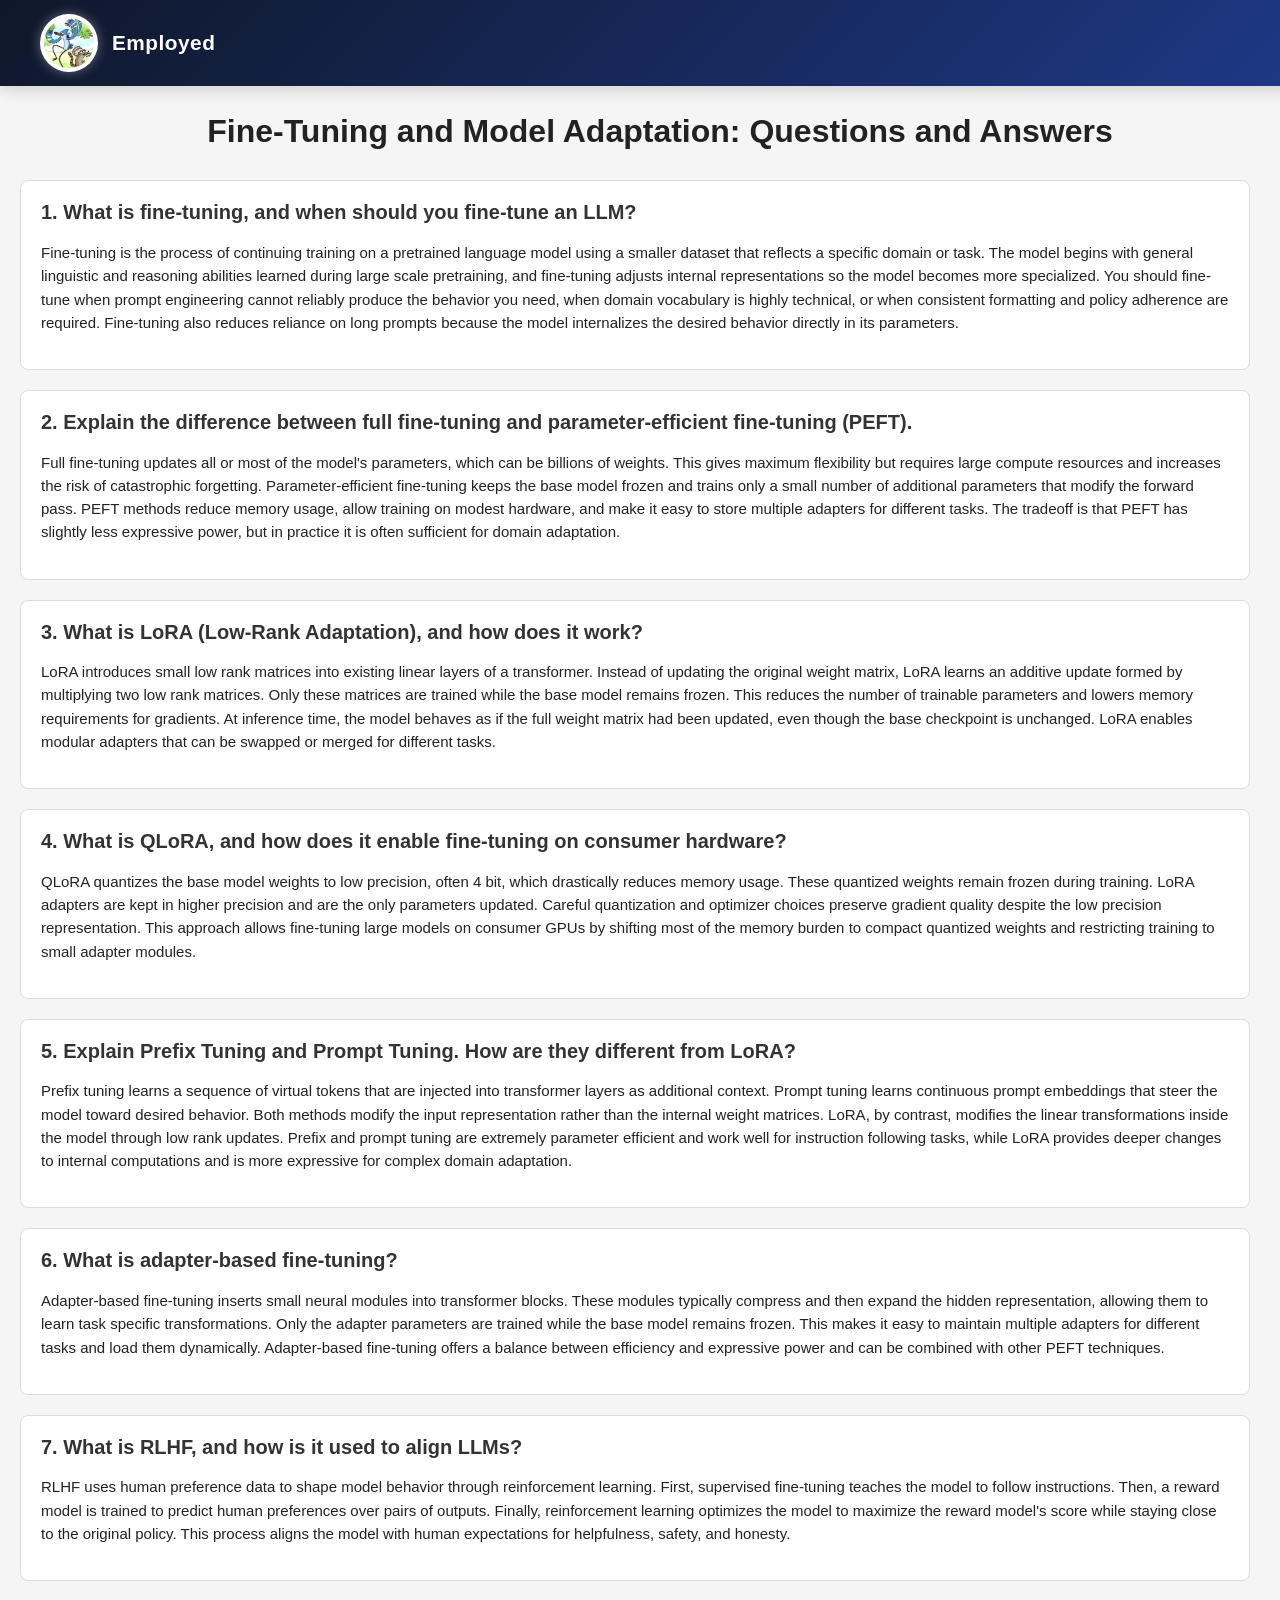
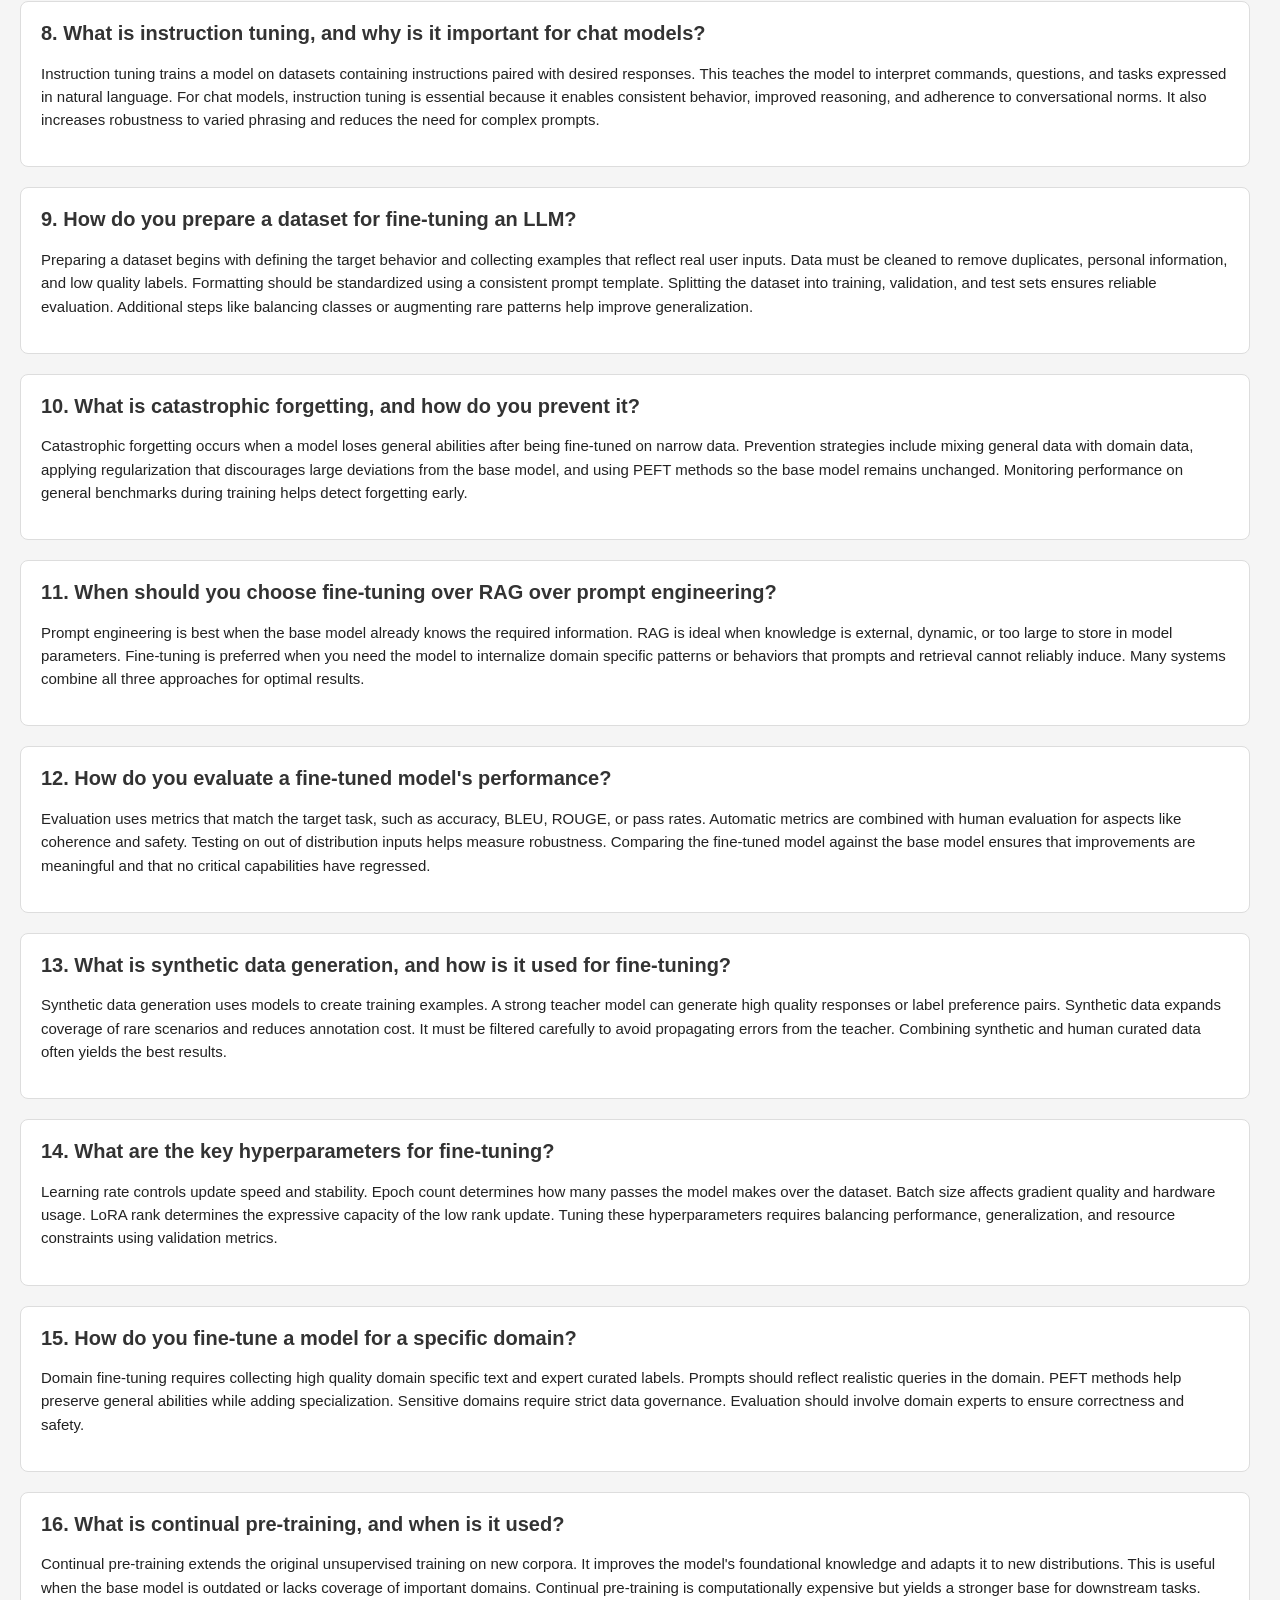
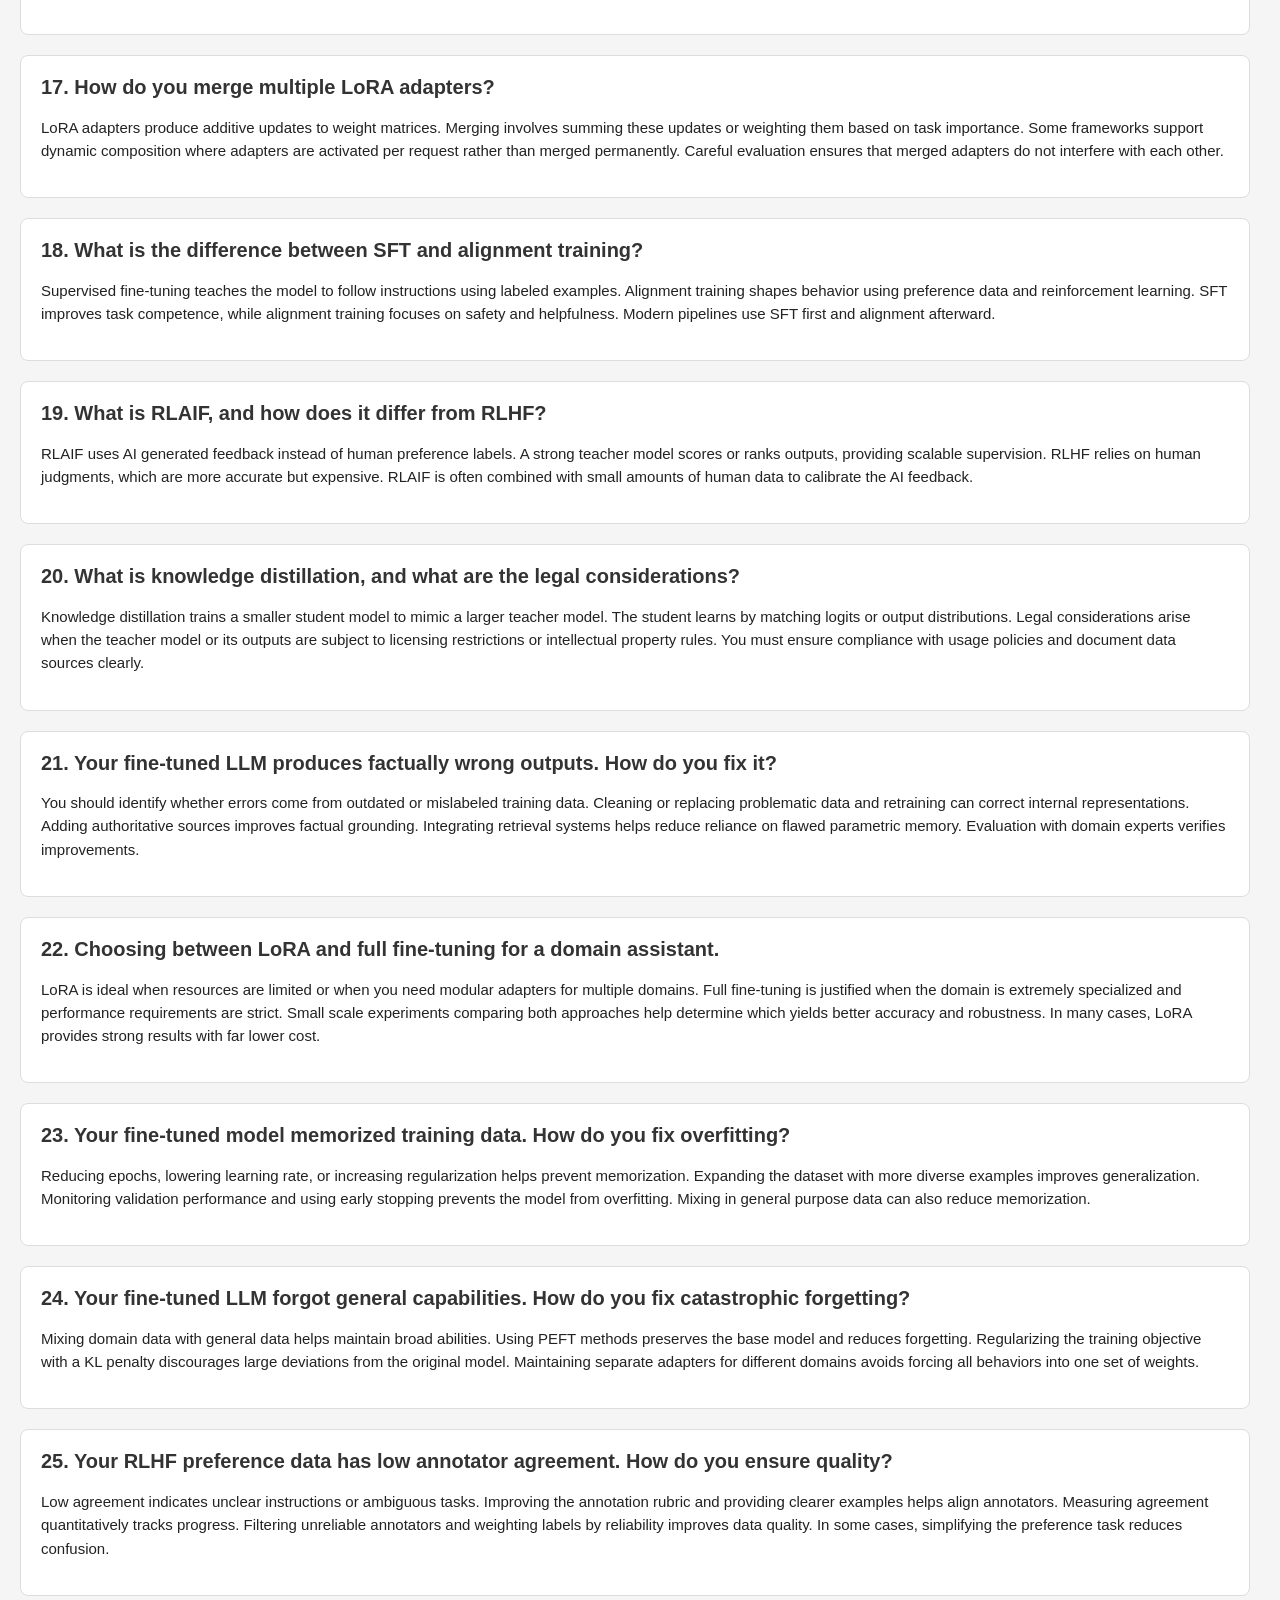
<file: public/fine-tuning.html>
<!DOCTYPE html>
<html lang="en">
<head>
<meta charset="UTF-8">
<title>Fine-Tuning and Model Adaptation: Questions and Answers</title>
<link rel="stylesheet" href="./nav.css">

<style>
    body {
        font-family: Arial, sans-serif;
        background: #f5f5f5;
        margin: 0;
        padding: 20px;
        color: #222;
    }

    h1 {
        text-align: center;
        margin-bottom: 30px;
    }

    .question {
        background: #fff;
        border: 1px solid #ddd;
        padding: 20px;
        margin-bottom: 20px;
        border-radius: 8px;
        margin-right: 50px;
    }

    .question h2 {
        margin-top: 0;
        font-size: 20px;
        color: #333;
    }

    .question p {
        font-size: 15px;
        line-height: 1.55;
        margin-top: 10px;
    }
</style>
</head>

<body>
<nav class="navbar">

    <a href="index.html" class="logo">
        <img src="./1314004-Regular-Show-HD-Wallpaper.jpg" alt="Logo">
        <span>Employed</span>
    </a>

</nav>
<br>
<br>
<br>
<br>




<h1>Fine-Tuning and Model Adaptation: Questions and Answers</h1>

<!-- 1 -->
<div class="question">
    <h2>1. What is fine-tuning, and when should you fine-tune an LLM?</h2>
    <p>
        Fine-tuning is the process of continuing training on a pretrained language model using a smaller dataset that reflects a specific domain or task. The model begins with general linguistic and reasoning abilities learned during large scale pretraining, and fine-tuning adjusts internal representations so the model becomes more specialized. You should fine-tune when prompt engineering cannot reliably produce the behavior you need, when domain vocabulary is highly technical, or when consistent formatting and policy adherence are required. Fine-tuning also reduces reliance on long prompts because the model internalizes the desired behavior directly in its parameters.
    </p>
</div>

<!-- 2 -->
<div class="question">
    <h2>2. Explain the difference between full fine-tuning and parameter-efficient fine-tuning (PEFT).</h2>
    <p>
        Full fine-tuning updates all or most of the model's parameters, which can be billions of weights. This gives maximum flexibility but requires large compute resources and increases the risk of catastrophic forgetting. Parameter-efficient fine-tuning keeps the base model frozen and trains only a small number of additional parameters that modify the forward pass. PEFT methods reduce memory usage, allow training on modest hardware, and make it easy to store multiple adapters for different tasks. The tradeoff is that PEFT has slightly less expressive power, but in practice it is often sufficient for domain adaptation.
    </p>
</div>

<!-- 3 -->
<div class="question">
    <h2>3. What is LoRA (Low-Rank Adaptation), and how does it work?</h2>
    <p>
        LoRA introduces small low rank matrices into existing linear layers of a transformer. Instead of updating the original weight matrix, LoRA learns an additive update formed by multiplying two low rank matrices. Only these matrices are trained while the base model remains frozen. This reduces the number of trainable parameters and lowers memory requirements for gradients. At inference time, the model behaves as if the full weight matrix had been updated, even though the base checkpoint is unchanged. LoRA enables modular adapters that can be swapped or merged for different tasks.
    </p>
</div>

<!-- 4 -->
<div class="question">
    <h2>4. What is QLoRA, and how does it enable fine-tuning on consumer hardware?</h2>
    <p>
        QLoRA quantizes the base model weights to low precision, often 4 bit, which drastically reduces memory usage. These quantized weights remain frozen during training. LoRA adapters are kept in higher precision and are the only parameters updated. Careful quantization and optimizer choices preserve gradient quality despite the low precision representation. This approach allows fine-tuning large models on consumer GPUs by shifting most of the memory burden to compact quantized weights and restricting training to small adapter modules.
    </p>
</div>

<!-- 5 -->
<div class="question">
    <h2>5. Explain Prefix Tuning and Prompt Tuning. How are they different from LoRA?</h2>
    <p>
        Prefix tuning learns a sequence of virtual tokens that are injected into transformer layers as additional context. Prompt tuning learns continuous prompt embeddings that steer the model toward desired behavior. Both methods modify the input representation rather than the internal weight matrices. LoRA, by contrast, modifies the linear transformations inside the model through low rank updates. Prefix and prompt tuning are extremely parameter efficient and work well for instruction following tasks, while LoRA provides deeper changes to internal computations and is more expressive for complex domain adaptation.
    </p>
</div>

<!-- 6 -->
<div class="question">
    <h2>6. What is adapter-based fine-tuning?</h2>
    <p>
        Adapter-based fine-tuning inserts small neural modules into transformer blocks. These modules typically compress and then expand the hidden representation, allowing them to learn task specific transformations. Only the adapter parameters are trained while the base model remains frozen. This makes it easy to maintain multiple adapters for different tasks and load them dynamically. Adapter-based fine-tuning offers a balance between efficiency and expressive power and can be combined with other PEFT techniques.
    </p>
</div>

<!-- 7 -->
<div class="question">
    <h2>7. What is RLHF, and how is it used to align LLMs?</h2>
    <p>
        RLHF uses human preference data to shape model behavior through reinforcement learning. First, supervised fine-tuning teaches the model to follow instructions. Then, a reward model is trained to predict human preferences over pairs of outputs. Finally, reinforcement learning optimizes the model to maximize the reward model's score while staying close to the original policy. This process aligns the model with human expectations for helpfulness, safety, and honesty.
    </p>
</div>

<!-- 8 -->
<div class="question">
    <h2>8. What is instruction tuning, and why is it important for chat models?</h2>
    <p>
        Instruction tuning trains a model on datasets containing instructions paired with desired responses. This teaches the model to interpret commands, questions, and tasks expressed in natural language. For chat models, instruction tuning is essential because it enables consistent behavior, improved reasoning, and adherence to conversational norms. It also increases robustness to varied phrasing and reduces the need for complex prompts.
    </p>
</div>

<!-- 9 -->
<div class="question">
    <h2>9. How do you prepare a dataset for fine-tuning an LLM?</h2>
    <p>
        Preparing a dataset begins with defining the target behavior and collecting examples that reflect real user inputs. Data must be cleaned to remove duplicates, personal information, and low quality labels. Formatting should be standardized using a consistent prompt template. Splitting the dataset into training, validation, and test sets ensures reliable evaluation. Additional steps like balancing classes or augmenting rare patterns help improve generalization.
    </p>
</div>

<!-- 10 -->
<div class="question">
    <h2>10. What is catastrophic forgetting, and how do you prevent it?</h2>
    <p>
        Catastrophic forgetting occurs when a model loses general abilities after being fine-tuned on narrow data. Prevention strategies include mixing general data with domain data, applying regularization that discourages large deviations from the base model, and using PEFT methods so the base model remains unchanged. Monitoring performance on general benchmarks during training helps detect forgetting early.
    </p>
</div>

<!-- 11 -->
<div class="question">
    <h2>11. When should you choose fine-tuning over RAG over prompt engineering?</h2>
    <p>
        Prompt engineering is best when the base model already knows the required information. RAG is ideal when knowledge is external, dynamic, or too large to store in model parameters. Fine-tuning is preferred when you need the model to internalize domain specific patterns or behaviors that prompts and retrieval cannot reliably induce. Many systems combine all three approaches for optimal results.
    </p>
</div>

<!-- 12 -->
<div class="question">
    <h2>12. How do you evaluate a fine-tuned model's performance?</h2>
    <p>
        Evaluation uses metrics that match the target task, such as accuracy, BLEU, ROUGE, or pass rates. Automatic metrics are combined with human evaluation for aspects like coherence and safety. Testing on out of distribution inputs helps measure robustness. Comparing the fine-tuned model against the base model ensures that improvements are meaningful and that no critical capabilities have regressed.
    </p>
</div>

<!-- 13 -->
<div class="question">
    <h2>13. What is synthetic data generation, and how is it used for fine-tuning?</h2>
    <p>
        Synthetic data generation uses models to create training examples. A strong teacher model can generate high quality responses or label preference pairs. Synthetic data expands coverage of rare scenarios and reduces annotation cost. It must be filtered carefully to avoid propagating errors from the teacher. Combining synthetic and human curated data often yields the best results.
    </p>
</div>

<!-- 14 -->
<div class="question">
    <h2>14. What are the key hyperparameters for fine-tuning?</h2>
    <p>
        Learning rate controls update speed and stability. Epoch count determines how many passes the model makes over the dataset. Batch size affects gradient quality and hardware usage. LoRA rank determines the expressive capacity of the low rank update. Tuning these hyperparameters requires balancing performance, generalization, and resource constraints using validation metrics.
    </p>
</div>

<!-- 15 -->
<div class="question">
    <h2>15. How do you fine-tune a model for a specific domain?</h2>
    <p>
        Domain fine-tuning requires collecting high quality domain specific text and expert curated labels. Prompts should reflect realistic queries in the domain. PEFT methods help preserve general abilities while adding specialization. Sensitive domains require strict data governance. Evaluation should involve domain experts to ensure correctness and safety.
    </p>
</div>

<!-- 16 -->
<div class="question">
    <h2>16. What is continual pre-training, and when is it used?</h2>
    <p>
        Continual pre-training extends the original unsupervised training on new corpora. It improves the model's foundational knowledge and adapts it to new distributions. This is useful when the base model is outdated or lacks coverage of important domains. Continual pre-training is computationally expensive but yields a stronger base for downstream tasks.
    </p>
</div>

<!-- 17 -->
<div class="question">
    <h2>17. How do you merge multiple LoRA adapters?</h2>
    <p>
        LoRA adapters produce additive updates to weight matrices. Merging involves summing these updates or weighting them based on task importance. Some frameworks support dynamic composition where adapters are activated per request rather than merged permanently. Careful evaluation ensures that merged adapters do not interfere with each other.
    </p>
</div>

<!-- 18 -->
<div class="question">
    <h2>18. What is the difference between SFT and alignment training?</h2>
    <p>
        Supervised fine-tuning teaches the model to follow instructions using labeled examples. Alignment training shapes behavior using preference data and reinforcement learning. SFT improves task competence, while alignment training focuses on safety and helpfulness. Modern pipelines use SFT first and alignment afterward.
    </p>
</div>

<!-- 19 -->
<div class="question">
    <h2>19. What is RLAIF, and how does it differ from RLHF?</h2>
    <p>
        RLAIF uses AI generated feedback instead of human preference labels. A strong teacher model scores or ranks outputs, providing scalable supervision. RLHF relies on human judgments, which are more accurate but expensive. RLAIF is often combined with small amounts of human data to calibrate the AI feedback.
    </p>
</div>

<!-- 20 -->
<div class="question">
    <h2>20. What is knowledge distillation, and what are the legal considerations?</h2>
    <p>
        Knowledge distillation trains a smaller student model to mimic a larger teacher model. The student learns by matching logits or output distributions. Legal considerations arise when the teacher model or its outputs are subject to licensing restrictions or intellectual property rules. You must ensure compliance with usage policies and document data sources clearly.
    </p>
</div>

<!-- 21 -->
<div class="question">
    <h2>21. Your fine-tuned LLM produces factually wrong outputs. How do you fix it?</h2>
    <p>
        You should identify whether errors come from outdated or mislabeled training data. Cleaning or replacing problematic data and retraining can correct internal representations. Adding authoritative sources improves factual grounding. Integrating retrieval systems helps reduce reliance on flawed parametric memory. Evaluation with domain experts verifies improvements.
    </p>
</div>

<!-- 22 -->
<div class="question">
    <h2>22. Choosing between LoRA and full fine-tuning for a domain assistant.</h2>
    <p>
        LoRA is ideal when resources are limited or when you need modular adapters for multiple domains. Full fine-tuning is justified when the domain is extremely specialized and performance requirements are strict. Small scale experiments comparing both approaches help determine which yields better accuracy and robustness. In many cases, LoRA provides strong results with far lower cost.
    </p>
</div>

<!-- 23 -->
<div class="question">
    <h2>23. Your fine-tuned model memorized training data. How do you fix overfitting?</h2>
    <p>
        Reducing epochs, lowering learning rate, or increasing regularization helps prevent memorization. Expanding the dataset with more diverse examples improves generalization. Monitoring validation performance and using early stopping prevents the model from overfitting. Mixing in general purpose data can also reduce memorization.
    </p>
</div>

<!-- 24 -->
<div class="question">
    <h2>24. Your fine-tuned LLM forgot general capabilities. How do you fix catastrophic forgetting?</h2>
    <p>
        Mixing domain data with general data helps maintain broad abilities. Using PEFT methods preserves the base model and reduces forgetting. Regularizing the training objective with a KL penalty discourages large deviations from the original model. Maintaining separate adapters for different domains avoids forcing all behaviors into one set of weights.
    </p>
</div>

<!-- 25 -->
<div class="question">
    <h2>25. Your RLHF preference data has low annotator agreement. How do you ensure quality?</h2>
    <p>
        Low agreement indicates unclear instructions or ambiguous tasks. Improving the annotation rubric and providing clearer examples helps align annotators. Measuring agreement quantitatively tracks progress. Filtering unreliable annotators and weighting labels by reliability improves data quality. In some cases, simplifying the preference task reduces confusion.
    </p>
</div>

</body>
</html>
</file>
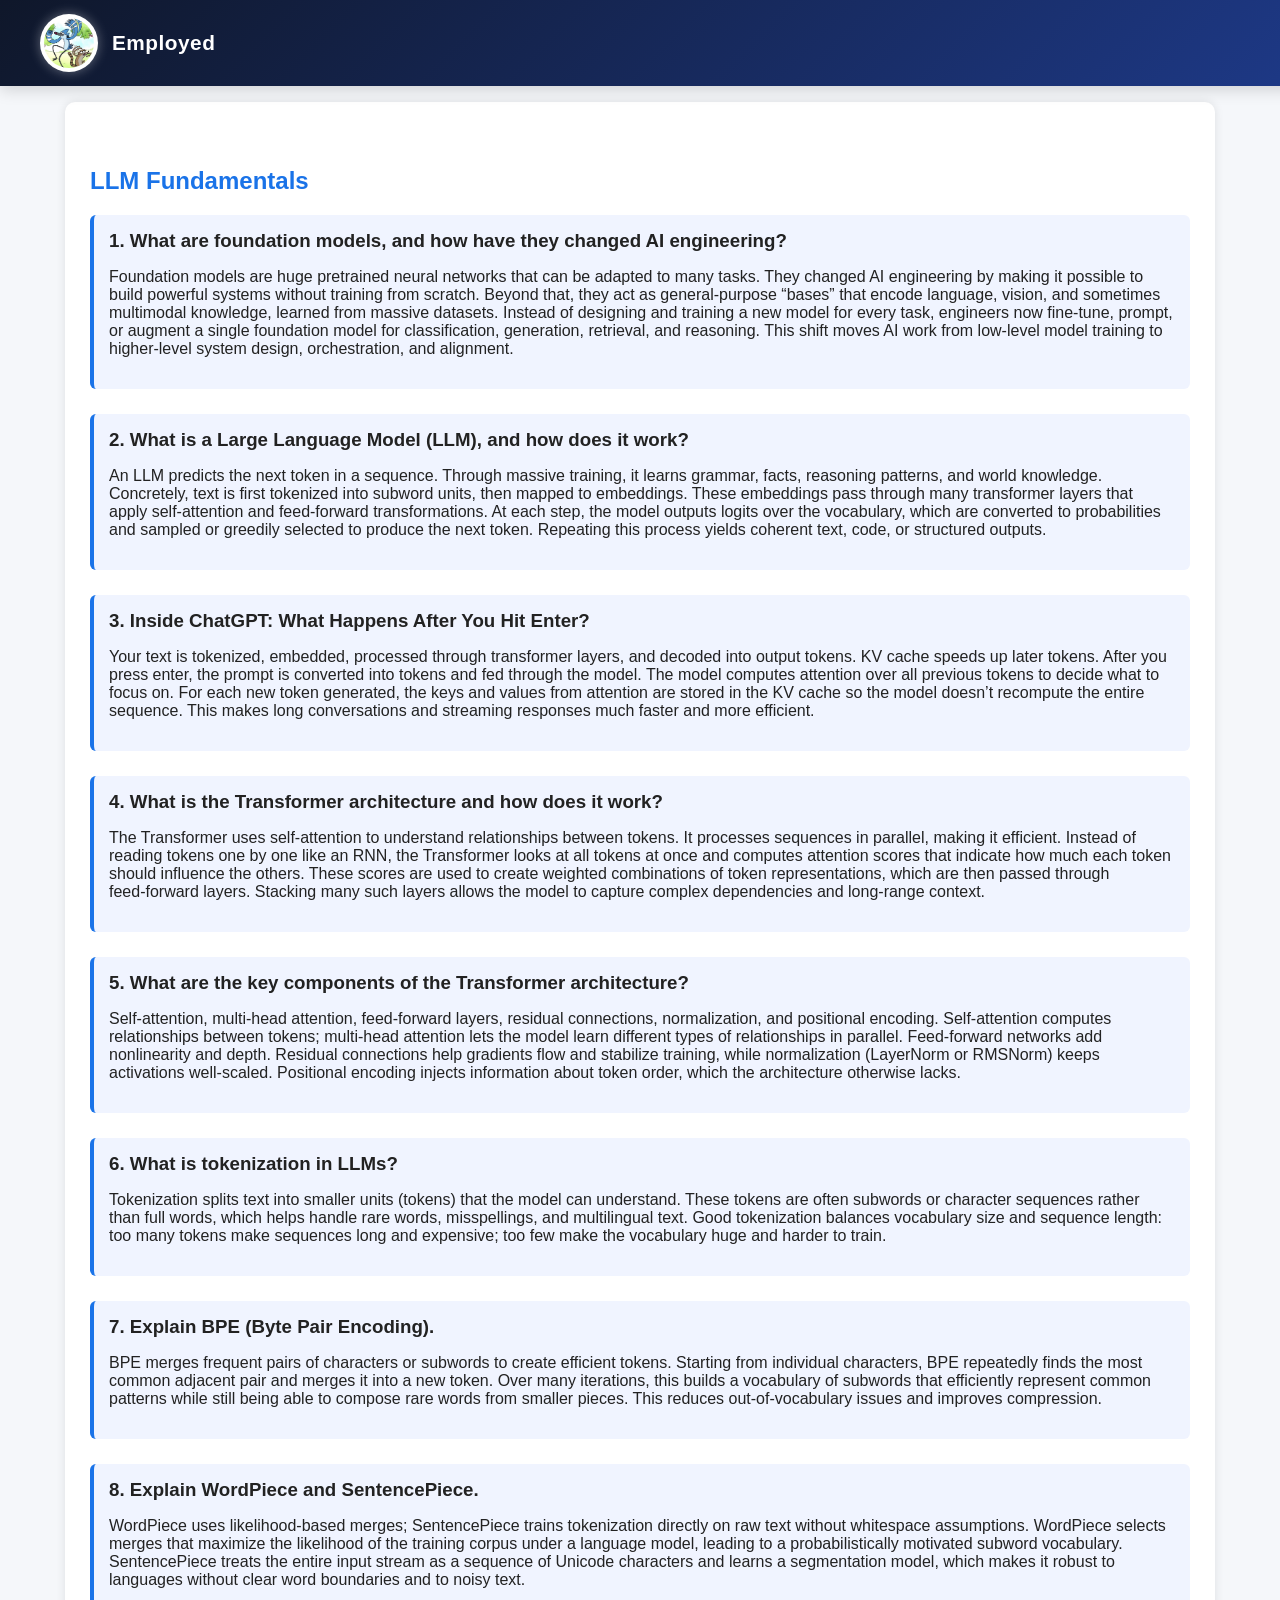
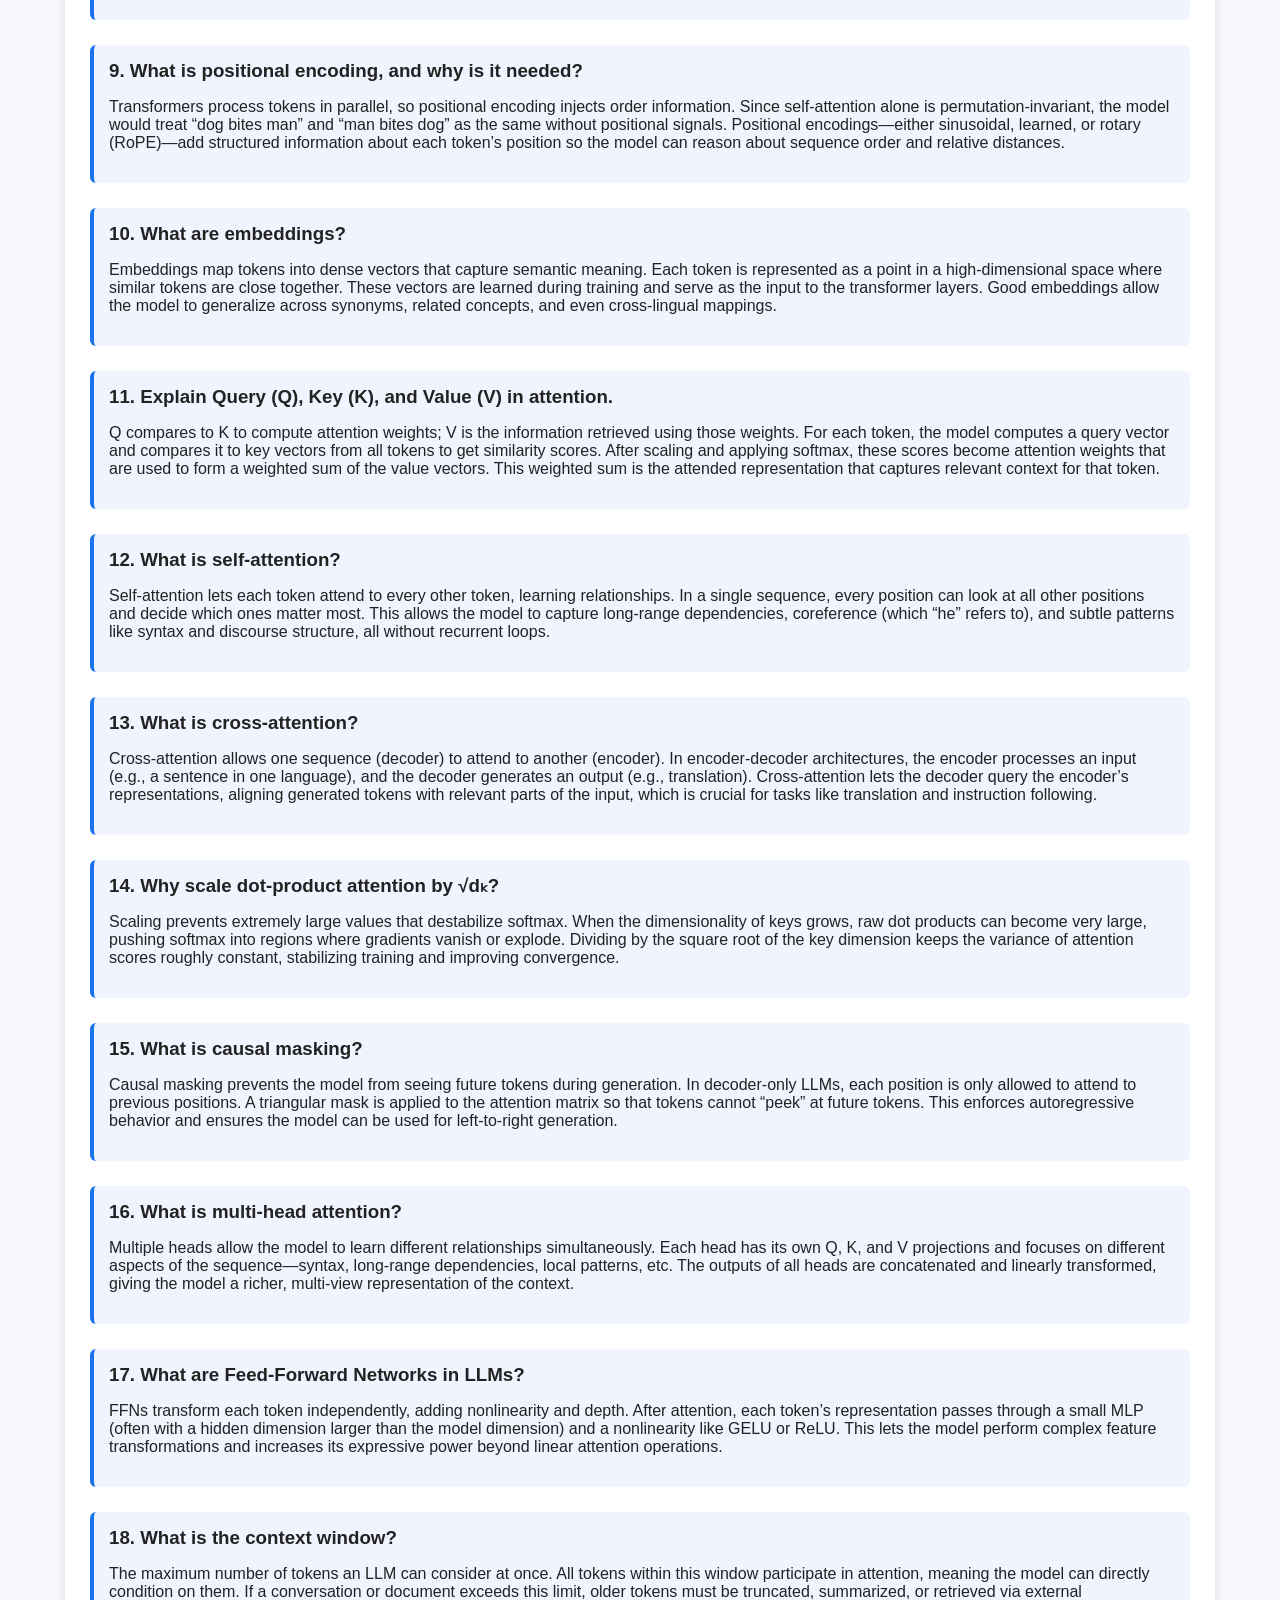
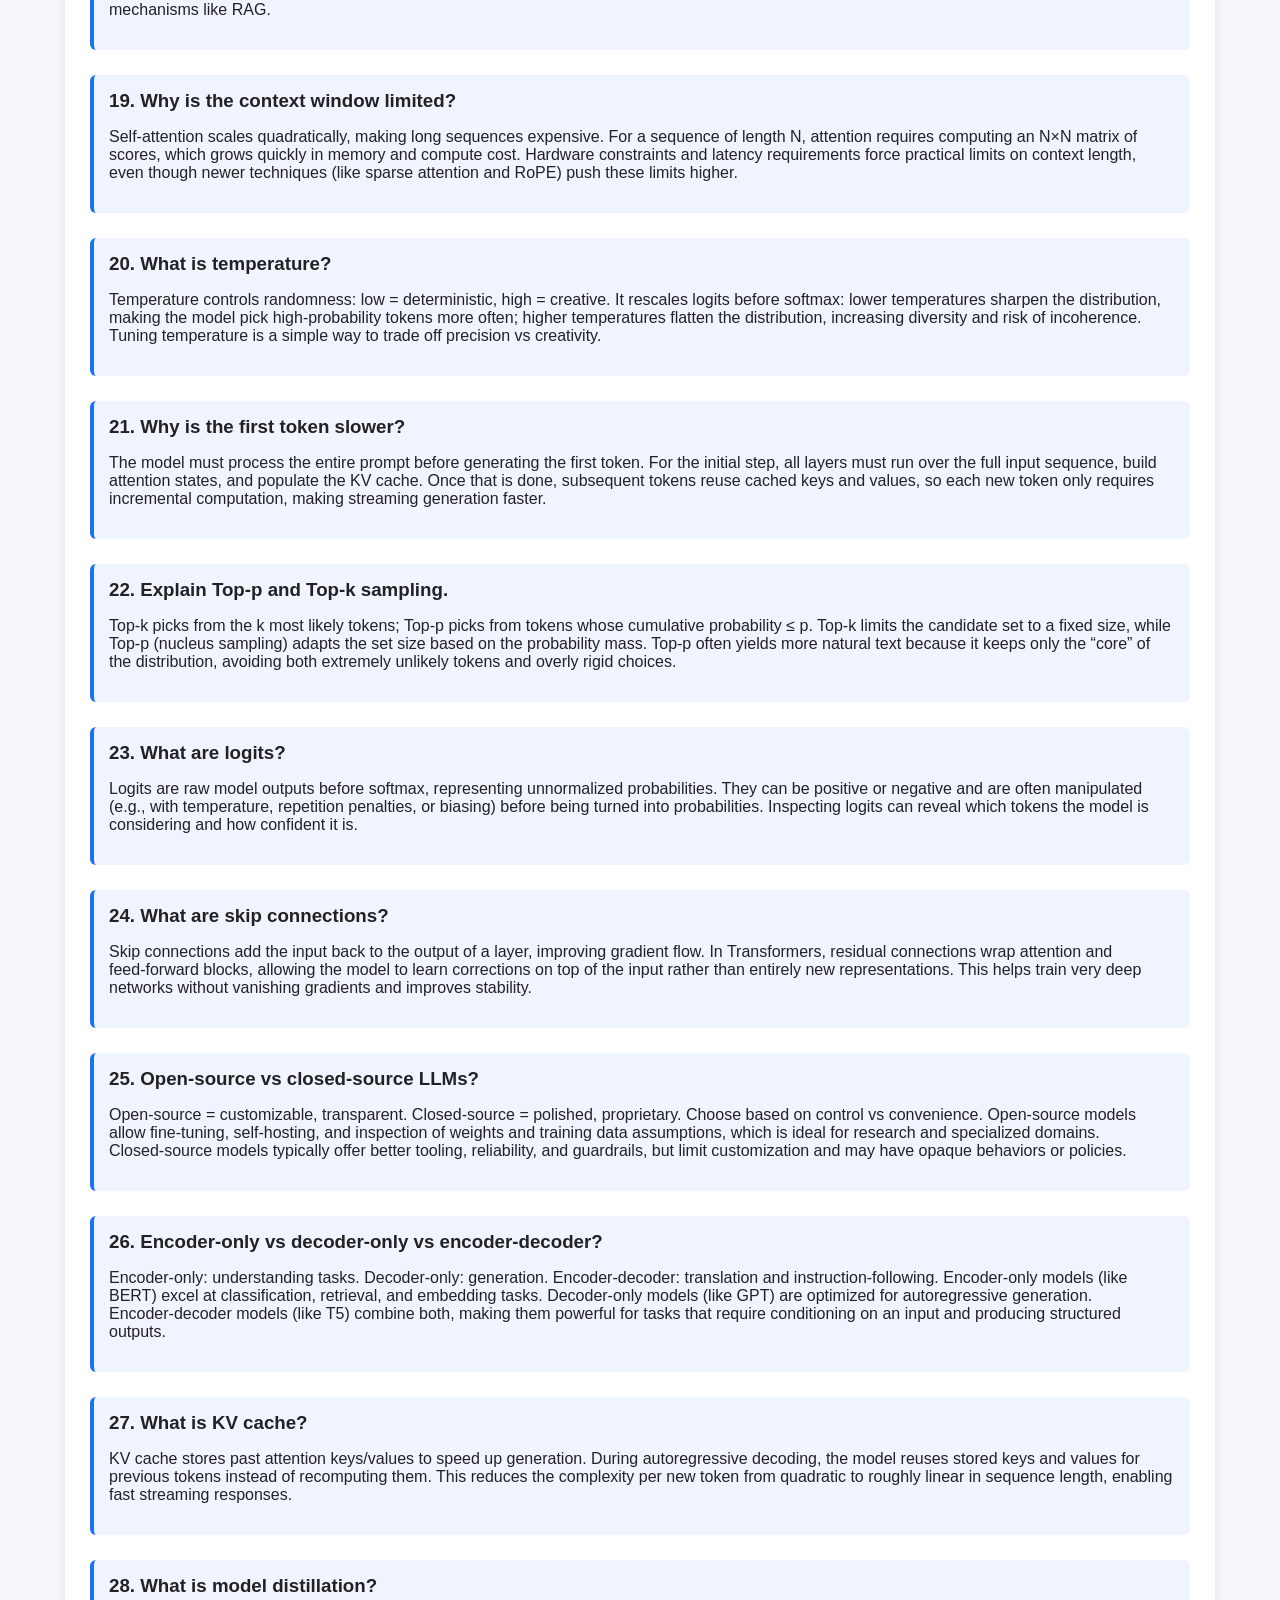
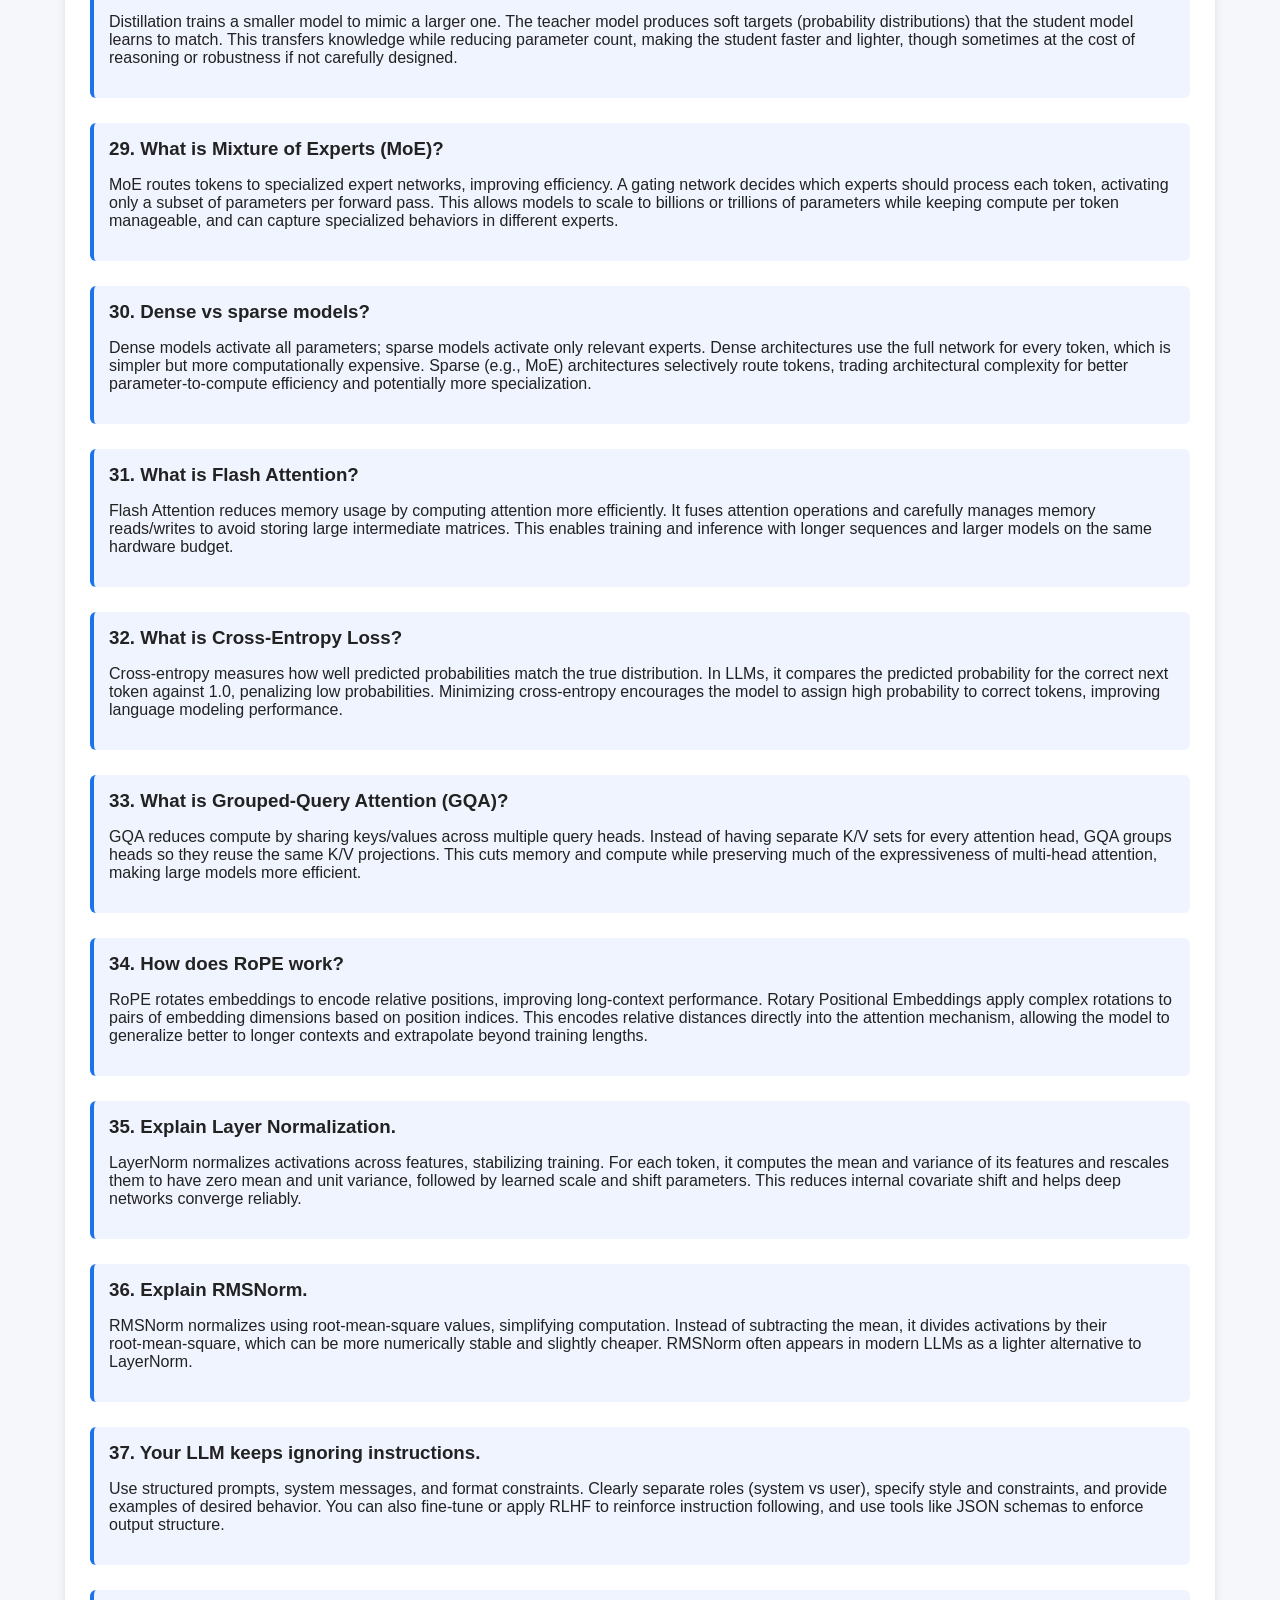
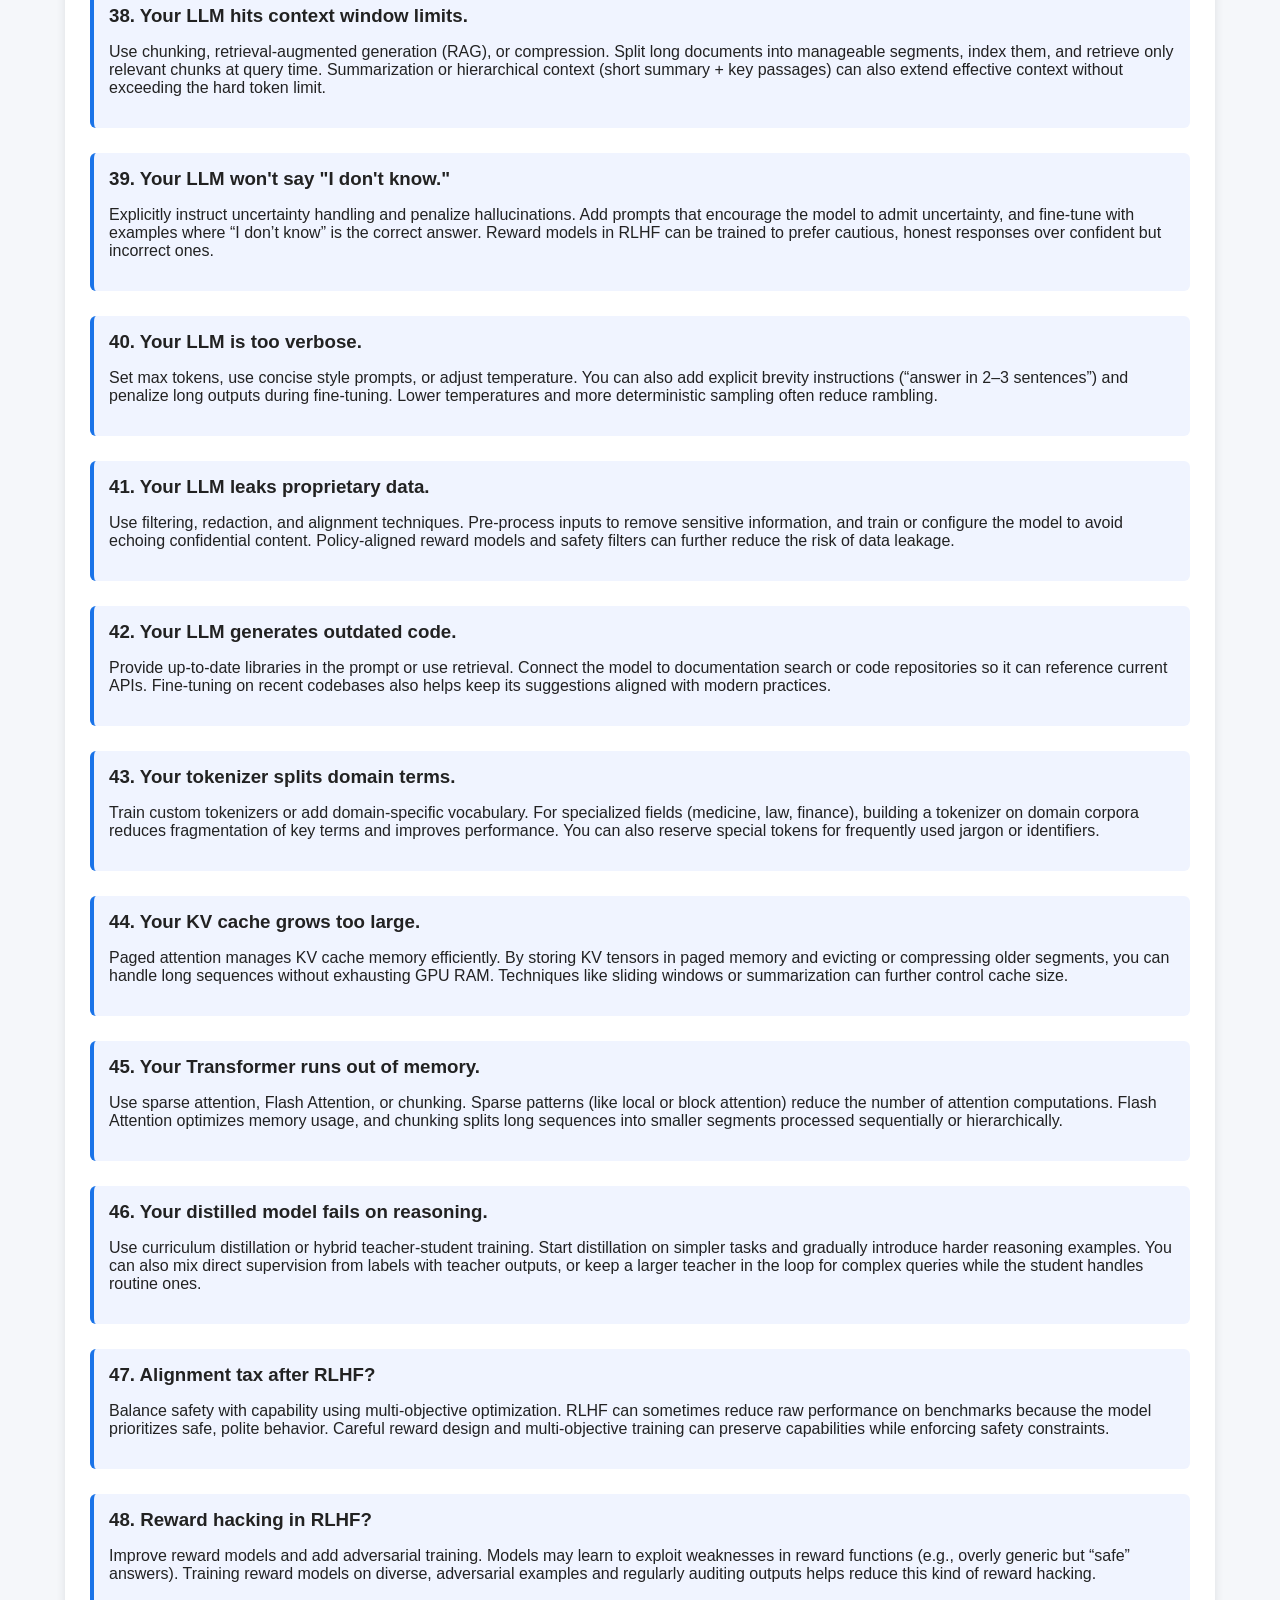
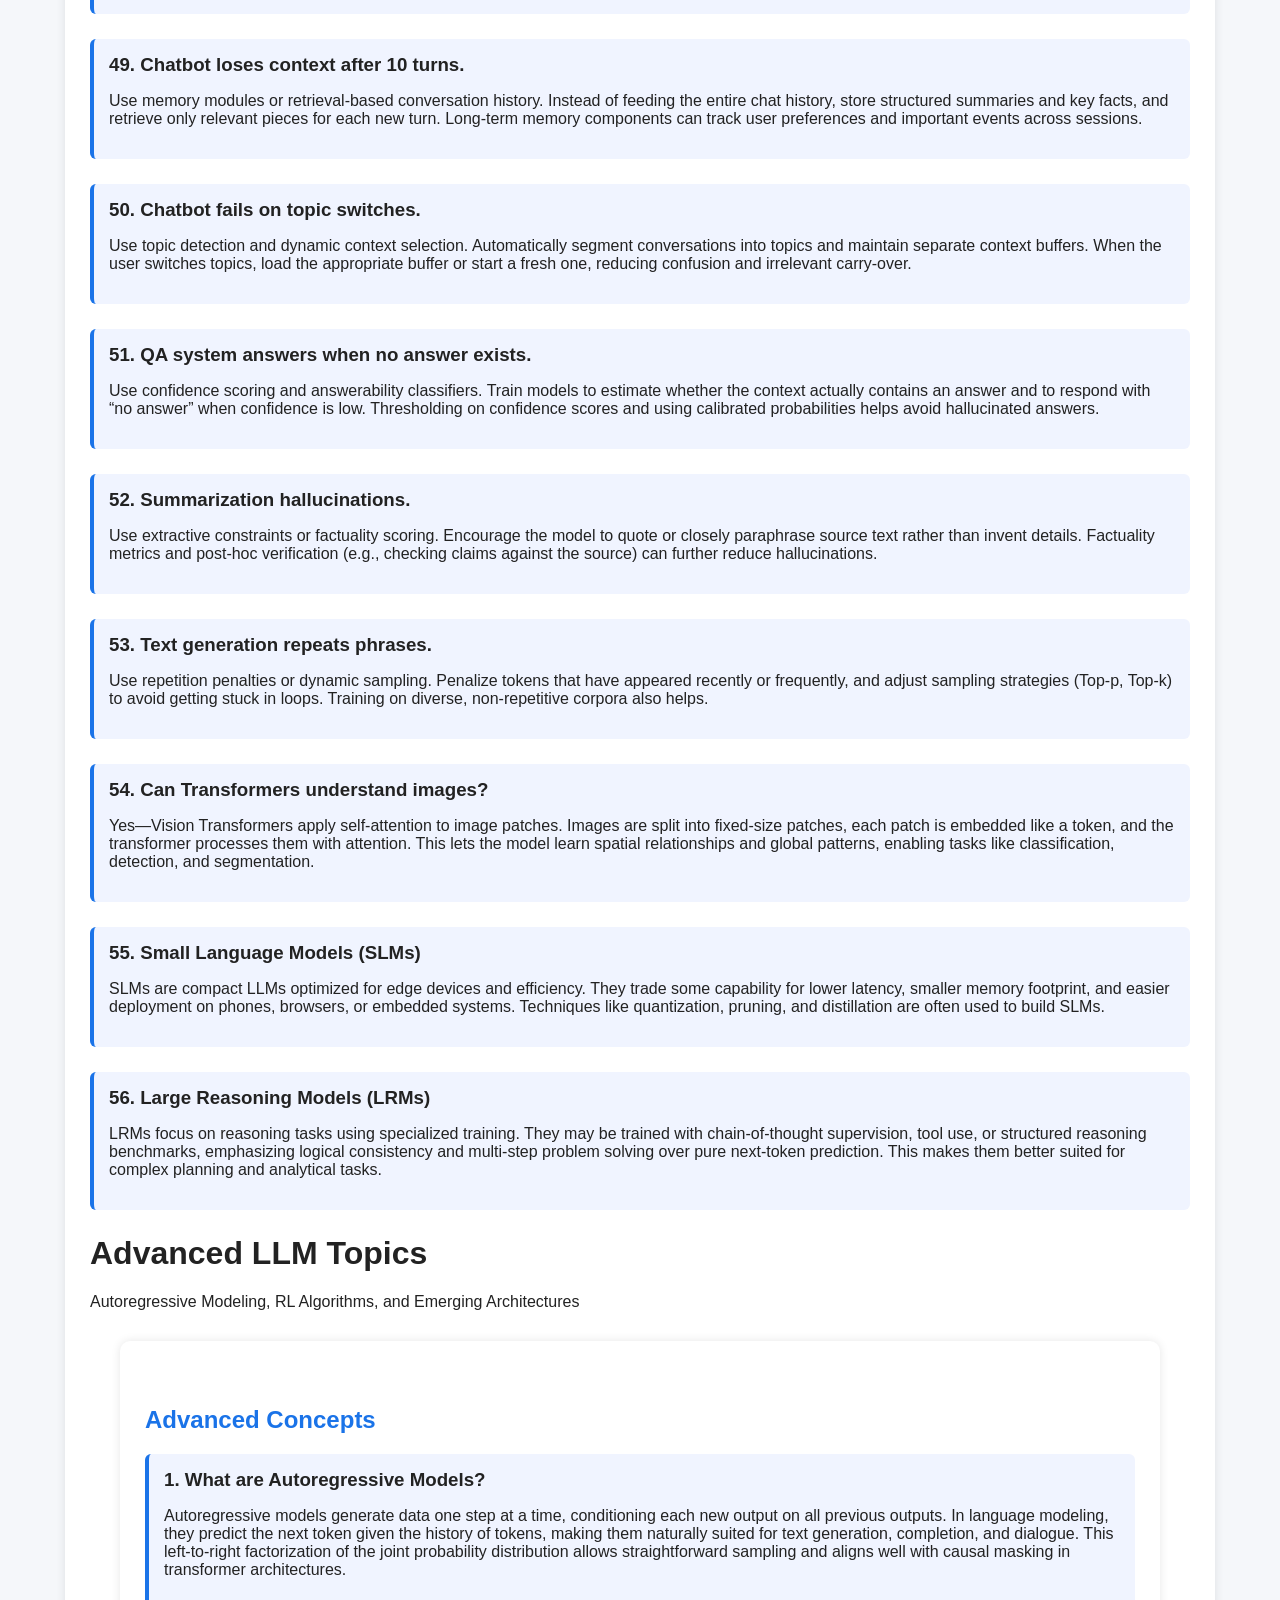
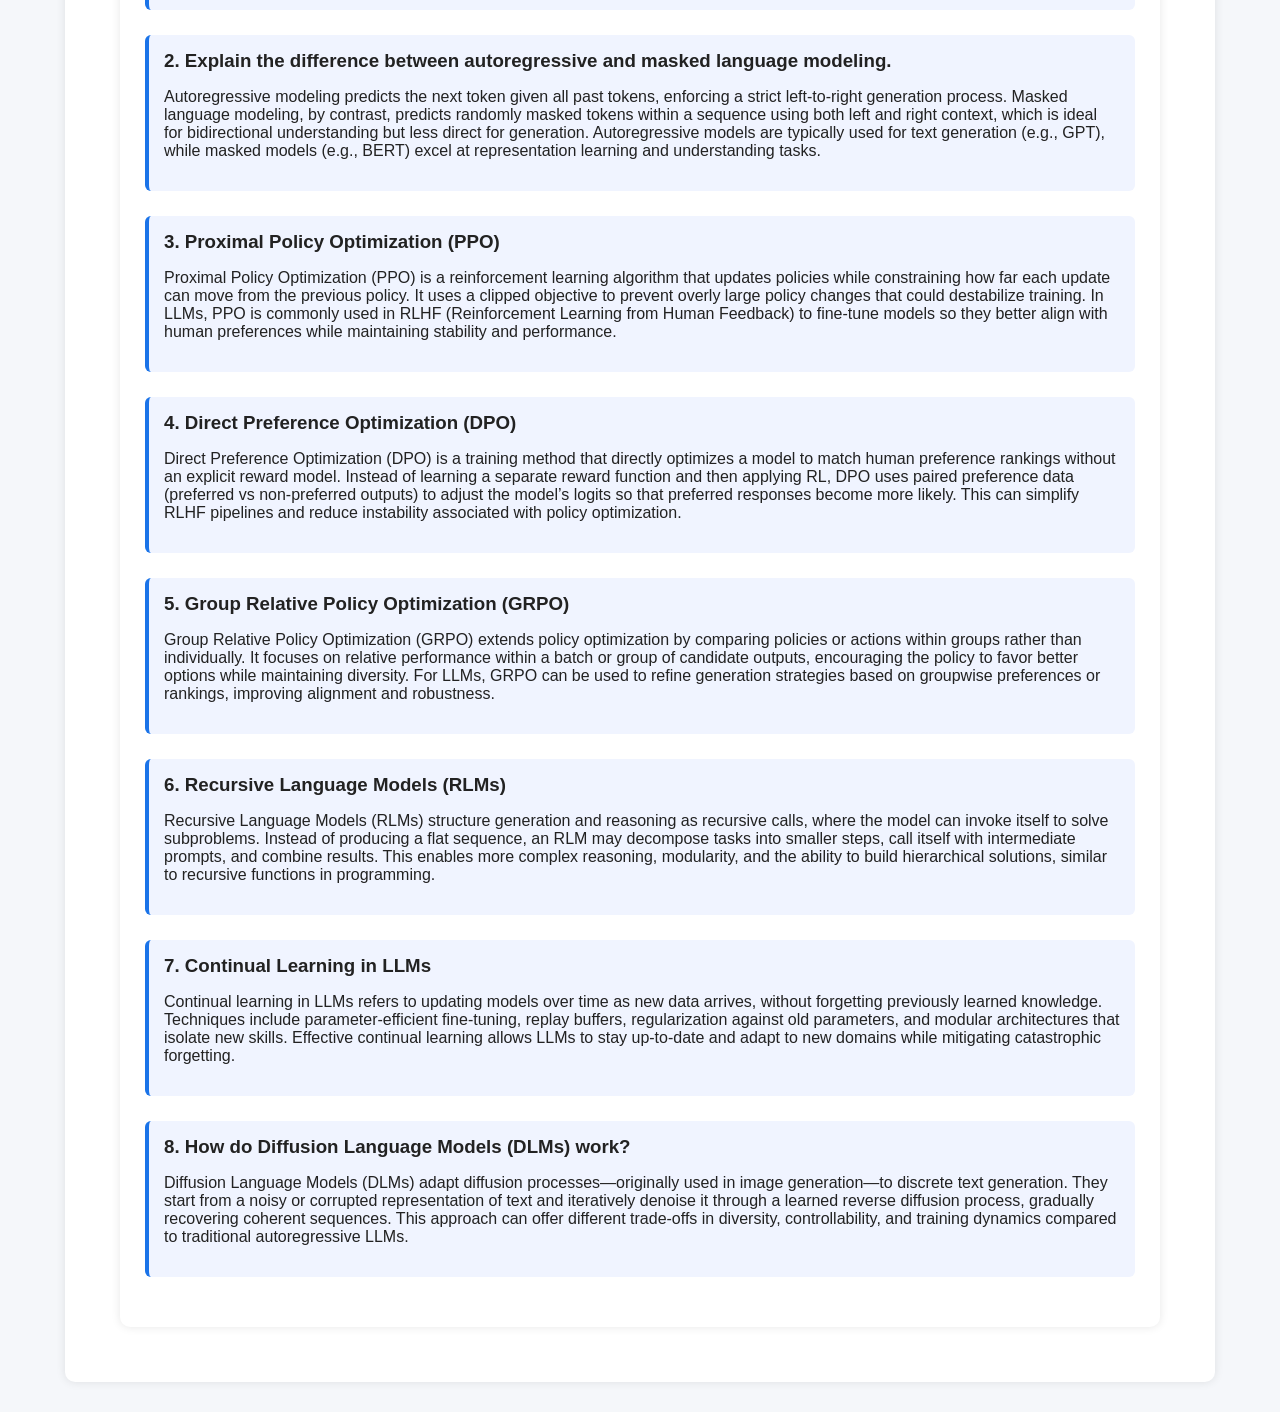
<file: public/LLM.html>
<!DOCTYPE html>
<html lang="en">
<head>
<meta charset="UTF-8">
<title>LLM Fundamentals – Complete Guide (Expanded)</title>
<link rel="stylesheet" href="./nav.css">
<style>
  body {
    font-family: Arial, sans-serif;
    background: #f5f7fa;
    margin: 0;
    padding: 0;
    color: #222;
  }




  


  .container {
    
    width: 90%;
    max-width: 1100px;
    margin: 30px auto;
    background: white;
    padding: 25px;
    border-radius: 10px;
    box-shadow: 0 0 10px rgba(0,0,0,0.1);
  }

  h2 {
    color: #1a73e8;
    margin-top: 40px;
  }

  .question {
    margin-bottom: 25px;
    padding: 15px;
    border-left: 4px solid #1a73e8;
    background: #f0f4ff;
    border-radius: 6px;
  }

  .question h3 {
    margin: 0 0 10px 0;
  }

  a {
    color: #1a73e8;
    font-weight: bold;
    text-decoration: none;
  }

  a:hover {
    text-decoration: underline;
  }
</style>
</head>
<body>
<nav class="navbar">

    <a href="index.html" class="logo">
        <img src="./1314004-Regular-Show-HD-Wallpaper.jpg" alt="Logo">
        <span>Employed</span>
    </a>

</nav>

<br>
<br>
<br>
<br>

<div class="container">

<h2>LLM Fundamentals</h2>

<div class="question">
  <h3>1. What are foundation models, and how have they changed AI engineering?</h3>
  <p>
    Foundation models are huge pretrained neural networks that can be adapted to many tasks. They changed AI engineering by making it possible to build powerful systems without training from scratch.
    Beyond that, they act as general-purpose “bases” that encode language, vision, and sometimes multimodal knowledge, learned from massive datasets. Instead of designing and training a new model for every task, engineers now fine‑tune, prompt, or augment a single foundation model for classification, generation, retrieval, and reasoning. This shift moves AI work from low‑level model training to higher‑level system design, orchestration, and alignment.
  </p>
</div>

<div class="question">
  <h3>2. What is a Large Language Model (LLM), and how does it work?</h3>
  <p>
    An LLM predicts the next token in a sequence. Through massive training, it learns grammar, facts, reasoning patterns, and world knowledge.
    Concretely, text is first tokenized into subword units, then mapped to embeddings. These embeddings pass through many transformer layers that apply self‑attention and feed‑forward transformations. At each step, the model outputs logits over the vocabulary, which are converted to probabilities and sampled or greedily selected to produce the next token. Repeating this process yields coherent text, code, or structured outputs.
  </p>
</div>

<div class="question">
  <h3>3. Inside ChatGPT: What Happens After You Hit Enter?</h3>
  <p>
    Your text is tokenized, embedded, processed through transformer layers, and decoded into output tokens. KV cache speeds up later tokens.
    After you press enter, the prompt is converted into tokens and fed through the model. The model computes attention over all previous tokens to decide what to focus on. For each new token generated, the keys and values from attention are stored in the KV cache so the model doesn’t recompute the entire sequence. This makes long conversations and streaming responses much faster and more efficient.
  </p>
</div>

<div class="question">
  <h3>4. What is the Transformer architecture and how does it work?</h3>
  <p>
    The Transformer uses self-attention to understand relationships between tokens. It processes sequences in parallel, making it efficient.
    Instead of reading tokens one by one like an RNN, the Transformer looks at all tokens at once and computes attention scores that indicate how much each token should influence the others. These scores are used to create weighted combinations of token representations, which are then passed through feed‑forward layers. Stacking many such layers allows the model to capture complex dependencies and long‑range context.
  </p>
</div>

<div class="question">
  <h3>5. What are the key components of the Transformer architecture?</h3>
  <p>
    Self-attention, multi-head attention, feed-forward layers, residual connections, normalization, and positional encoding.
    Self‑attention computes relationships between tokens; multi‑head attention lets the model learn different types of relationships in parallel. Feed‑forward networks add nonlinearity and depth. Residual connections help gradients flow and stabilize training, while normalization (LayerNorm or RMSNorm) keeps activations well‑scaled. Positional encoding injects information about token order, which the architecture otherwise lacks.
  </p>
</div>

<div class="question">
  <h3>6. What is tokenization in LLMs?</h3>
  <p>
    Tokenization splits text into smaller units (tokens) that the model can understand.
    These tokens are often subwords or character sequences rather than full words, which helps handle rare words, misspellings, and multilingual text. Good tokenization balances vocabulary size and sequence length: too many tokens make sequences long and expensive; too few make the vocabulary huge and harder to train.
  </p>
</div>

<div class="question">
  <h3>7. Explain BPE (Byte Pair Encoding).</h3>
  <p>
    BPE merges frequent pairs of characters or subwords to create efficient tokens.
    Starting from individual characters, BPE repeatedly finds the most common adjacent pair and merges it into a new token. Over many iterations, this builds a vocabulary of subwords that efficiently represent common patterns while still being able to compose rare words from smaller pieces. This reduces out‑of‑vocabulary issues and improves compression.
  </p>
</div>

<div class="question">
  <h3>8. Explain WordPiece and SentencePiece.</h3>
  <p>
    WordPiece uses likelihood-based merges; SentencePiece trains tokenization directly on raw text without whitespace assumptions.
    WordPiece selects merges that maximize the likelihood of the training corpus under a language model, leading to a probabilistically motivated subword vocabulary. SentencePiece treats the entire input stream as a sequence of Unicode characters and learns a segmentation model, which makes it robust to languages without clear word boundaries and to noisy text.
  </p>
</div>

<div class="question">
  <h3>9. What is positional encoding, and why is it needed?</h3>
  <p>
    Transformers process tokens in parallel, so positional encoding injects order information.
    Since self‑attention alone is permutation‑invariant, the model would treat “dog bites man” and “man bites dog” as the same without positional signals. Positional encodings—either sinusoidal, learned, or rotary (RoPE)—add structured information about each token’s position so the model can reason about sequence order and relative distances.
  </p>
</div>

<div class="question">
  <h3>10. What are embeddings?</h3>
  <p>
    Embeddings map tokens into dense vectors that capture semantic meaning.
    Each token is represented as a point in a high‑dimensional space where similar tokens are close together. These vectors are learned during training and serve as the input to the transformer layers. Good embeddings allow the model to generalize across synonyms, related concepts, and even cross‑lingual mappings.
  </p>
</div>

<div class="question">
  <h3>11. Explain Query (Q), Key (K), and Value (V) in attention.</h3>
  <p>
    Q compares to K to compute attention weights; V is the information retrieved using those weights.
    For each token, the model computes a query vector and compares it to key vectors from all tokens to get similarity scores. After scaling and applying softmax, these scores become attention weights that are used to form a weighted sum of the value vectors. This weighted sum is the attended representation that captures relevant context for that token.
  </p>
</div>

<div class="question">
  <h3>12. What is self-attention?</h3>
  <p>
    Self-attention lets each token attend to every other token, learning relationships.
    In a single sequence, every position can look at all other positions and decide which ones matter most. This allows the model to capture long‑range dependencies, coreference (which “he” refers to), and subtle patterns like syntax and discourse structure, all without recurrent loops.
  </p>
</div>

<div class="question">
  <h3>13. What is cross-attention?</h3>
  <p>
    Cross-attention allows one sequence (decoder) to attend to another (encoder).
    In encoder‑decoder architectures, the encoder processes an input (e.g., a sentence in one language), and the decoder generates an output (e.g., translation). Cross‑attention lets the decoder query the encoder’s representations, aligning generated tokens with relevant parts of the input, which is crucial for tasks like translation and instruction following.
  </p>
</div>

<div class="question">
  <h3>14. Why scale dot-product attention by √dₖ?</h3>
  <p>
    Scaling prevents extremely large values that destabilize softmax.
    When the dimensionality of keys grows, raw dot products can become very large, pushing softmax into regions where gradients vanish or explode. Dividing by the square root of the key dimension keeps the variance of attention scores roughly constant, stabilizing training and improving convergence.
  </p>
</div>

<div class="question">
  <h3>15. What is causal masking?</h3>
  <p>
    Causal masking prevents the model from seeing future tokens during generation.
    In decoder‑only LLMs, each position is only allowed to attend to previous positions. A triangular mask is applied to the attention matrix so that tokens cannot “peek” at future tokens. This enforces autoregressive behavior and ensures the model can be used for left‑to‑right generation.
  </p>
</div>

<div class="question">
  <h3>16. What is multi-head attention?</h3>
  <p>
    Multiple heads allow the model to learn different relationships simultaneously.
    Each head has its own Q, K, and V projections and focuses on different aspects of the sequence—syntax, long‑range dependencies, local patterns, etc. The outputs of all heads are concatenated and linearly transformed, giving the model a richer, multi‑view representation of the context.
  </p>
</div>

<div class="question">
  <h3>17. What are Feed-Forward Networks in LLMs?</h3>
  <p>
    FFNs transform each token independently, adding nonlinearity and depth.
    After attention, each token’s representation passes through a small MLP (often with a hidden dimension larger than the model dimension) and a nonlinearity like GELU or ReLU. This lets the model perform complex feature transformations and increases its expressive power beyond linear attention operations.
  </p>
</div>

<div class="question">
  <h3>18. What is the context window?</h3>
  <p>
    The maximum number of tokens an LLM can consider at once.
    All tokens within this window participate in attention, meaning the model can directly condition on them. If a conversation or document exceeds this limit, older tokens must be truncated, summarized, or retrieved via external mechanisms like RAG.
  </p>
</div>

<div class="question">
  <h3>19. Why is the context window limited?</h3>
  <p>
    Self-attention scales quadratically, making long sequences expensive.
    For a sequence of length N, attention requires computing an N×N matrix of scores, which grows quickly in memory and compute cost. Hardware constraints and latency requirements force practical limits on context length, even though newer techniques (like sparse attention and RoPE) push these limits higher.
  </p>
</div>

<div class="question">
  <h3>20. What is temperature?</h3>
  <p>
    Temperature controls randomness: low = deterministic, high = creative.
    It rescales logits before softmax: lower temperatures sharpen the distribution, making the model pick high‑probability tokens more often; higher temperatures flatten the distribution, increasing diversity and risk of incoherence. Tuning temperature is a simple way to trade off precision vs creativity.
  </p>
</div>

<div class="question">
  <h3>21. Why is the first token slower?</h3>
  <p>
    The model must process the entire prompt before generating the first token.
    For the initial step, all layers must run over the full input sequence, build attention states, and populate the KV cache. Once that is done, subsequent tokens reuse cached keys and values, so each new token only requires incremental computation, making streaming generation faster.
  </p>
</div>

<div class="question">
  <h3>22. Explain Top‑p and Top‑k sampling.</h3>
  <p>
    Top‑k picks from the k most likely tokens; Top‑p picks from tokens whose cumulative probability ≤ p.
    Top‑k limits the candidate set to a fixed size, while Top‑p (nucleus sampling) adapts the set size based on the probability mass. Top‑p often yields more natural text because it keeps only the “core” of the distribution, avoiding both extremely unlikely tokens and overly rigid choices.
  </p>
</div>

<div class="question">
  <h3>23. What are logits?</h3>
  <p>
    Logits are raw model outputs before softmax, representing unnormalized probabilities.
    They can be positive or negative and are often manipulated (e.g., with temperature, repetition penalties, or biasing) before being turned into probabilities. Inspecting logits can reveal which tokens the model is considering and how confident it is.
  </p>
</div>

<div class="question">
  <h3>24. What are skip connections?</h3>
  <p>
    Skip connections add the input back to the output of a layer, improving gradient flow.
    In Transformers, residual connections wrap attention and feed‑forward blocks, allowing the model to learn corrections on top of the input rather than entirely new representations. This helps train very deep networks without vanishing gradients and improves stability.
  </p>
</div>

<div class="question">
  <h3>25. Open-source vs closed-source LLMs?</h3>
  <p>
    Open-source = customizable, transparent. Closed-source = polished, proprietary. Choose based on control vs convenience.
    Open‑source models allow fine‑tuning, self‑hosting, and inspection of weights and training data assumptions, which is ideal for research and specialized domains. Closed‑source models typically offer better tooling, reliability, and guardrails, but limit customization and may have opaque behaviors or policies.
  </p>
</div>

<div class="question">
  <h3>26. Encoder-only vs decoder-only vs encoder-decoder?</h3>
  <p>
    Encoder-only: understanding tasks. Decoder-only: generation. Encoder-decoder: translation and instruction-following.
    Encoder‑only models (like BERT) excel at classification, retrieval, and embedding tasks. Decoder‑only models (like GPT) are optimized for autoregressive generation. Encoder‑decoder models (like T5) combine both, making them powerful for tasks that require conditioning on an input and producing structured outputs.
  </p>
</div>

<div class="question">
  <h3>27. What is KV cache?</h3>
  <p>
    KV cache stores past attention keys/values to speed up generation.
    During autoregressive decoding, the model reuses stored keys and values for previous tokens instead of recomputing them. This reduces the complexity per new token from quadratic to roughly linear in sequence length, enabling fast streaming responses.
  </p>
</div>

<div class="question">
  <h3>28. What is model distillation?</h3>
  <p>
    Distillation trains a smaller model to mimic a larger one.
    The teacher model produces soft targets (probability distributions) that the student model learns to match. This transfers knowledge while reducing parameter count, making the student faster and lighter, though sometimes at the cost of reasoning or robustness if not carefully designed.
  </p>
</div>

<div class="question">
  <h3>29. What is Mixture of Experts (MoE)?</h3>
  <p>
    MoE routes tokens to specialized expert networks, improving efficiency.
    A gating network decides which experts should process each token, activating only a subset of parameters per forward pass. This allows models to scale to billions or trillions of parameters while keeping compute per token manageable, and can capture specialized behaviors in different experts.
  </p>
</div>

<div class="question">
  <h3>30. Dense vs sparse models?</h3>
  <p>
    Dense models activate all parameters; sparse models activate only relevant experts.
    Dense architectures use the full network for every token, which is simpler but more computationally expensive. Sparse (e.g., MoE) architectures selectively route tokens, trading architectural complexity for better parameter‑to‑compute efficiency and potentially more specialization.
  </p>
</div>

<div class="question">
  <h3>31. What is Flash Attention?</h3>
  <p>
    Flash Attention reduces memory usage by computing attention more efficiently.
    It fuses attention operations and carefully manages memory reads/writes to avoid storing large intermediate matrices. This enables training and inference with longer sequences and larger models on the same hardware budget.
  </p>
</div>

<div class="question">
  <h3>32. What is Cross-Entropy Loss?</h3>
  <p>
    Cross-entropy measures how well predicted probabilities match the true distribution.
    In LLMs, it compares the predicted probability for the correct next token against 1.0, penalizing low probabilities. Minimizing cross‑entropy encourages the model to assign high probability to correct tokens, improving language modeling performance.
  </p>
</div>

<div class="question">
  <h3>33. What is Grouped-Query Attention (GQA)?</h3>
  <p>
    GQA reduces compute by sharing keys/values across multiple query heads.
    Instead of having separate K/V sets for every attention head, GQA groups heads so they reuse the same K/V projections. This cuts memory and compute while preserving much of the expressiveness of multi‑head attention, making large models more efficient.
  </p>
</div>

<div class="question">
  <h3>34. How does RoPE work?</h3>
  <p>
    RoPE rotates embeddings to encode relative positions, improving long-context performance.
    Rotary Positional Embeddings apply complex rotations to pairs of embedding dimensions based on position indices. This encodes relative distances directly into the attention mechanism, allowing the model to generalize better to longer contexts and extrapolate beyond training lengths.
  </p>
</div>

<div class="question">
  <h3>35. Explain Layer Normalization.</h3>
  <p>
    LayerNorm normalizes activations across features, stabilizing training.
    For each token, it computes the mean and variance of its features and rescales them to have zero mean and unit variance, followed by learned scale and shift parameters. This reduces internal covariate shift and helps deep networks converge reliably.
  </p>
</div>

<div class="question">
  <h3>36. Explain RMSNorm.</h3>
  <p>
    RMSNorm normalizes using root-mean-square values, simplifying computation.
    Instead of subtracting the mean, it divides activations by their root‑mean‑square, which can be more numerically stable and slightly cheaper. RMSNorm often appears in modern LLMs as a lighter alternative to LayerNorm.
  </p>
</div>

<div class="question">
  <h3>37. Your LLM keeps ignoring instructions.</h3>
  <p>
    Use structured prompts, system messages, and format constraints.
    Clearly separate roles (system vs user), specify style and constraints, and provide examples of desired behavior. You can also fine‑tune or apply RLHF to reinforce instruction following, and use tools like JSON schemas to enforce output structure.
  </p>
</div>

<div class="question">
  <h3>38. Your LLM hits context window limits.</h3>
  <p>
    Use chunking, retrieval-augmented generation (RAG), or compression.
    Split long documents into manageable segments, index them, and retrieve only relevant chunks at query time. Summarization or hierarchical context (short summary + key passages) can also extend effective context without exceeding the hard token limit.
  </p>
</div>

<div class="question">
  <h3>39. Your LLM won't say "I don't know."</h3>
  <p>
    Explicitly instruct uncertainty handling and penalize hallucinations.
    Add prompts that encourage the model to admit uncertainty, and fine‑tune with examples where “I don’t know” is the correct answer. Reward models in RLHF can be trained to prefer cautious, honest responses over confident but incorrect ones.
  </p>
</div>

<div class="question">
  <h3>40. Your LLM is too verbose.</h3>
  <p>
    Set max tokens, use concise style prompts, or adjust temperature.
    You can also add explicit brevity instructions (“answer in 2–3 sentences”) and penalize long outputs during fine‑tuning. Lower temperatures and more deterministic sampling often reduce rambling.
  </p>
</div>

<div class="question">
  <h3>41. Your LLM leaks proprietary data.</h3>
  <p>
    Use filtering, redaction, and alignment techniques.
    Pre‑process inputs to remove sensitive information, and train or configure the model to avoid echoing confidential content. Policy‑aligned reward models and safety filters can further reduce the risk of data leakage.
  </p>
</div>

<div class="question">
  <h3>42. Your LLM generates outdated code.</h3>
  <p>
    Provide up-to-date libraries in the prompt or use retrieval.
    Connect the model to documentation search or code repositories so it can reference current APIs. Fine‑tuning on recent codebases also helps keep its suggestions aligned with modern practices.
  </p>
</div>

<div class="question">
  <h3>43. Your tokenizer splits domain terms.</h3>
  <p>
    Train custom tokenizers or add domain-specific vocabulary.
    For specialized fields (medicine, law, finance), building a tokenizer on domain corpora reduces fragmentation of key terms and improves performance. You can also reserve special tokens for frequently used jargon or identifiers.
  </p>
</div>

<div class="question">
  <h3>44. Your KV cache grows too large.</h3>
  <p>
    Paged attention manages KV cache memory efficiently.
    By storing KV tensors in paged memory and evicting or compressing older segments, you can handle long sequences without exhausting GPU RAM. Techniques like sliding windows or summarization can further control cache size.
  </p>
</div>

<div class="question">
  <h3>45. Your Transformer runs out of memory.</h3>
  <p>
    Use sparse attention, Flash Attention, or chunking.
    Sparse patterns (like local or block attention) reduce the number of attention computations. Flash Attention optimizes memory usage, and chunking splits long sequences into smaller segments processed sequentially or hierarchically.
  </p>
</div>

<div class="question">
  <h3>46. Your distilled model fails on reasoning.</h3>
  <p>
    Use curriculum distillation or hybrid teacher-student training.
    Start distillation on simpler tasks and gradually introduce harder reasoning examples. You can also mix direct supervision from labels with teacher outputs, or keep a larger teacher in the loop for complex queries while the student handles routine ones.
  </p>
</div>

<div class="question">
  <h3>47. Alignment tax after RLHF?</h3>
  <p>
    Balance safety with capability using multi-objective optimization.
    RLHF can sometimes reduce raw performance on benchmarks because the model prioritizes safe, polite behavior. Careful reward design and multi‑objective training can preserve capabilities while enforcing safety constraints.
  </p>
</div>

<div class="question">
  <h3>48. Reward hacking in RLHF?</h3>
  <p>
    Improve reward models and add adversarial training.
    Models may learn to exploit weaknesses in reward functions (e.g., overly generic but “safe” answers). Training reward models on diverse, adversarial examples and regularly auditing outputs helps reduce this kind of reward hacking.
  </p>
</div>

<div class="question">
  <h3>49. Chatbot loses context after 10 turns.</h3>
  <p>
    Use memory modules or retrieval-based conversation history.
    Instead of feeding the entire chat history, store structured summaries and key facts, and retrieve only relevant pieces for each new turn. Long‑term memory components can track user preferences and important events across sessions.
  </p>
</div>

<div class="question">
  <h3>50. Chatbot fails on topic switches.</h3>
  <p>
    Use topic detection and dynamic context selection.
    Automatically segment conversations into topics and maintain separate context buffers. When the user switches topics, load the appropriate buffer or start a fresh one, reducing confusion and irrelevant carry‑over.
  </p>
</div>

<div class="question">
  <h3>51. QA system answers when no answer exists.</h3>
  <p>
    Use confidence scoring and answerability classifiers.
    Train models to estimate whether the context actually contains an answer and to respond with “no answer” when confidence is low. Thresholding on confidence scores and using calibrated probabilities helps avoid hallucinated answers.
  </p>
</div>

<div class="question">
  <h3>52. Summarization hallucinations.</h3>
  <p>
    Use extractive constraints or factuality scoring.
    Encourage the model to quote or closely paraphrase source text rather than invent details. Factuality metrics and post‑hoc verification (e.g., checking claims against the source) can further reduce hallucinations.
  </p>
</div>

<div class="question">
  <h3>53. Text generation repeats phrases.</h3>
  <p>
    Use repetition penalties or dynamic sampling.
    Penalize tokens that have appeared recently or frequently, and adjust sampling strategies (Top‑p, Top‑k) to avoid getting stuck in loops. Training on diverse, non‑repetitive corpora also helps.
  </p>
</div>

<div class="question">
  <h3>54. Can Transformers understand images?</h3>
  <p>
    Yes—Vision Transformers apply self-attention to image patches.
    Images are split into fixed‑size patches, each patch is embedded like a token, and the transformer processes them with attention. This lets the model learn spatial relationships and global patterns, enabling tasks like classification, detection, and segmentation.
  </p>
</div>

<div class="question">
  <h3>55. Small Language Models (SLMs)</h3>
  <p>
    SLMs are compact LLMs optimized for edge devices and efficiency.
    They trade some capability for lower latency, smaller memory footprint, and easier deployment on phones, browsers, or embedded systems. Techniques like quantization, pruning, and distillation are often used to build SLMs.
  </p>
</div>

<div class="question">
  <h3>56. Large Reasoning Models (LRMs)</h3>
  <p>
    LRMs focus on reasoning tasks using specialized training.
    They may be trained with chain‑of‑thought supervision, tool use, or structured reasoning benchmarks, emphasizing logical consistency and multi‑step problem solving over pure next‑token prediction. This makes them better suited for complex planning and analytical tasks.
  </p>
</div>



<header>
  <h1>Advanced LLM Topics</h1>
  <p>Autoregressive Modeling, RL Algorithms, and Emerging Architectures</p>
</header>

<div class="container">

<h2>Advanced Concepts</h2>

<div class="question">
  <h3>1. What are Autoregressive Models?</h3>
  <p>
    Autoregressive models generate data one step at a time, conditioning each new output on all previous outputs.
    In language modeling, they predict the next token given the history of tokens, making them naturally suited for text generation, completion, and dialogue. This left‑to‑right factorization of the joint probability distribution allows straightforward sampling and aligns well with causal masking in transformer architectures.
  </p>
</div>

<div class="question">
  <h3>2. Explain the difference between autoregressive and masked language modeling.</h3>
  <p>
    Autoregressive modeling predicts the next token given all past tokens, enforcing a strict left‑to‑right generation process.
    Masked language modeling, by contrast, predicts randomly masked tokens within a sequence using both left and right context, which is ideal for bidirectional understanding but less direct for generation. Autoregressive models are typically used for text generation (e.g., GPT), while masked models (e.g., BERT) excel at representation learning and understanding tasks.
  </p>
</div>

<div class="question">
  <h3>3. Proximal Policy Optimization (PPO)</h3>
  <p>
    Proximal Policy Optimization (PPO) is a reinforcement learning algorithm that updates policies while constraining how far each update can move from the previous policy.
    It uses a clipped objective to prevent overly large policy changes that could destabilize training. In LLMs, PPO is commonly used in RLHF (Reinforcement Learning from Human Feedback) to fine‑tune models so they better align with human preferences while maintaining stability and performance.
  </p>
</div>

<div class="question">
  <h3>4. Direct Preference Optimization (DPO)</h3>
  <p>
    Direct Preference Optimization (DPO) is a training method that directly optimizes a model to match human preference rankings without an explicit reward model.
    Instead of learning a separate reward function and then applying RL, DPO uses paired preference data (preferred vs non‑preferred outputs) to adjust the model’s logits so that preferred responses become more likely. This can simplify RLHF pipelines and reduce instability associated with policy optimization.
  </p>
</div>

<div class="question">
  <h3>5. Group Relative Policy Optimization (GRPO)</h3>
  <p>
    Group Relative Policy Optimization (GRPO) extends policy optimization by comparing policies or actions within groups rather than individually.
    It focuses on relative performance within a batch or group of candidate outputs, encouraging the policy to favor better options while maintaining diversity. For LLMs, GRPO can be used to refine generation strategies based on groupwise preferences or rankings, improving alignment and robustness.
  </p>
</div>

<div class="question">
  <h3>6. Recursive Language Models (RLMs)</h3>
  <p>
    Recursive Language Models (RLMs) structure generation and reasoning as recursive calls, where the model can invoke itself to solve subproblems.
    Instead of producing a flat sequence, an RLM may decompose tasks into smaller steps, call itself with intermediate prompts, and combine results. This enables more complex reasoning, modularity, and the ability to build hierarchical solutions, similar to recursive functions in programming.
  </p>
</div>

<div class="question">
  <h3>7. Continual Learning in LLMs</h3>
  <p>
    Continual learning in LLMs refers to updating models over time as new data arrives, without forgetting previously learned knowledge.
    Techniques include parameter‑efficient fine‑tuning, replay buffers, regularization against old parameters, and modular architectures that isolate new skills. Effective continual learning allows LLMs to stay up‑to‑date and adapt to new domains while mitigating catastrophic forgetting.
  </p>
</div>

<div class="question">
  <h3>8. How do Diffusion Language Models (DLMs) work?</h3>
  <p>
    Diffusion Language Models (DLMs) adapt diffusion processes—originally used in image generation—to discrete text generation.
    They start from a noisy or corrupted representation of text and iteratively denoise it through a learned reverse diffusion process, gradually recovering coherent sequences. This approach can offer different trade‑offs in diversity, controllability, and training dynamics compared to traditional autoregressive LLMs.
  </p>
</div>


</div>
</body>
</html>
</file>
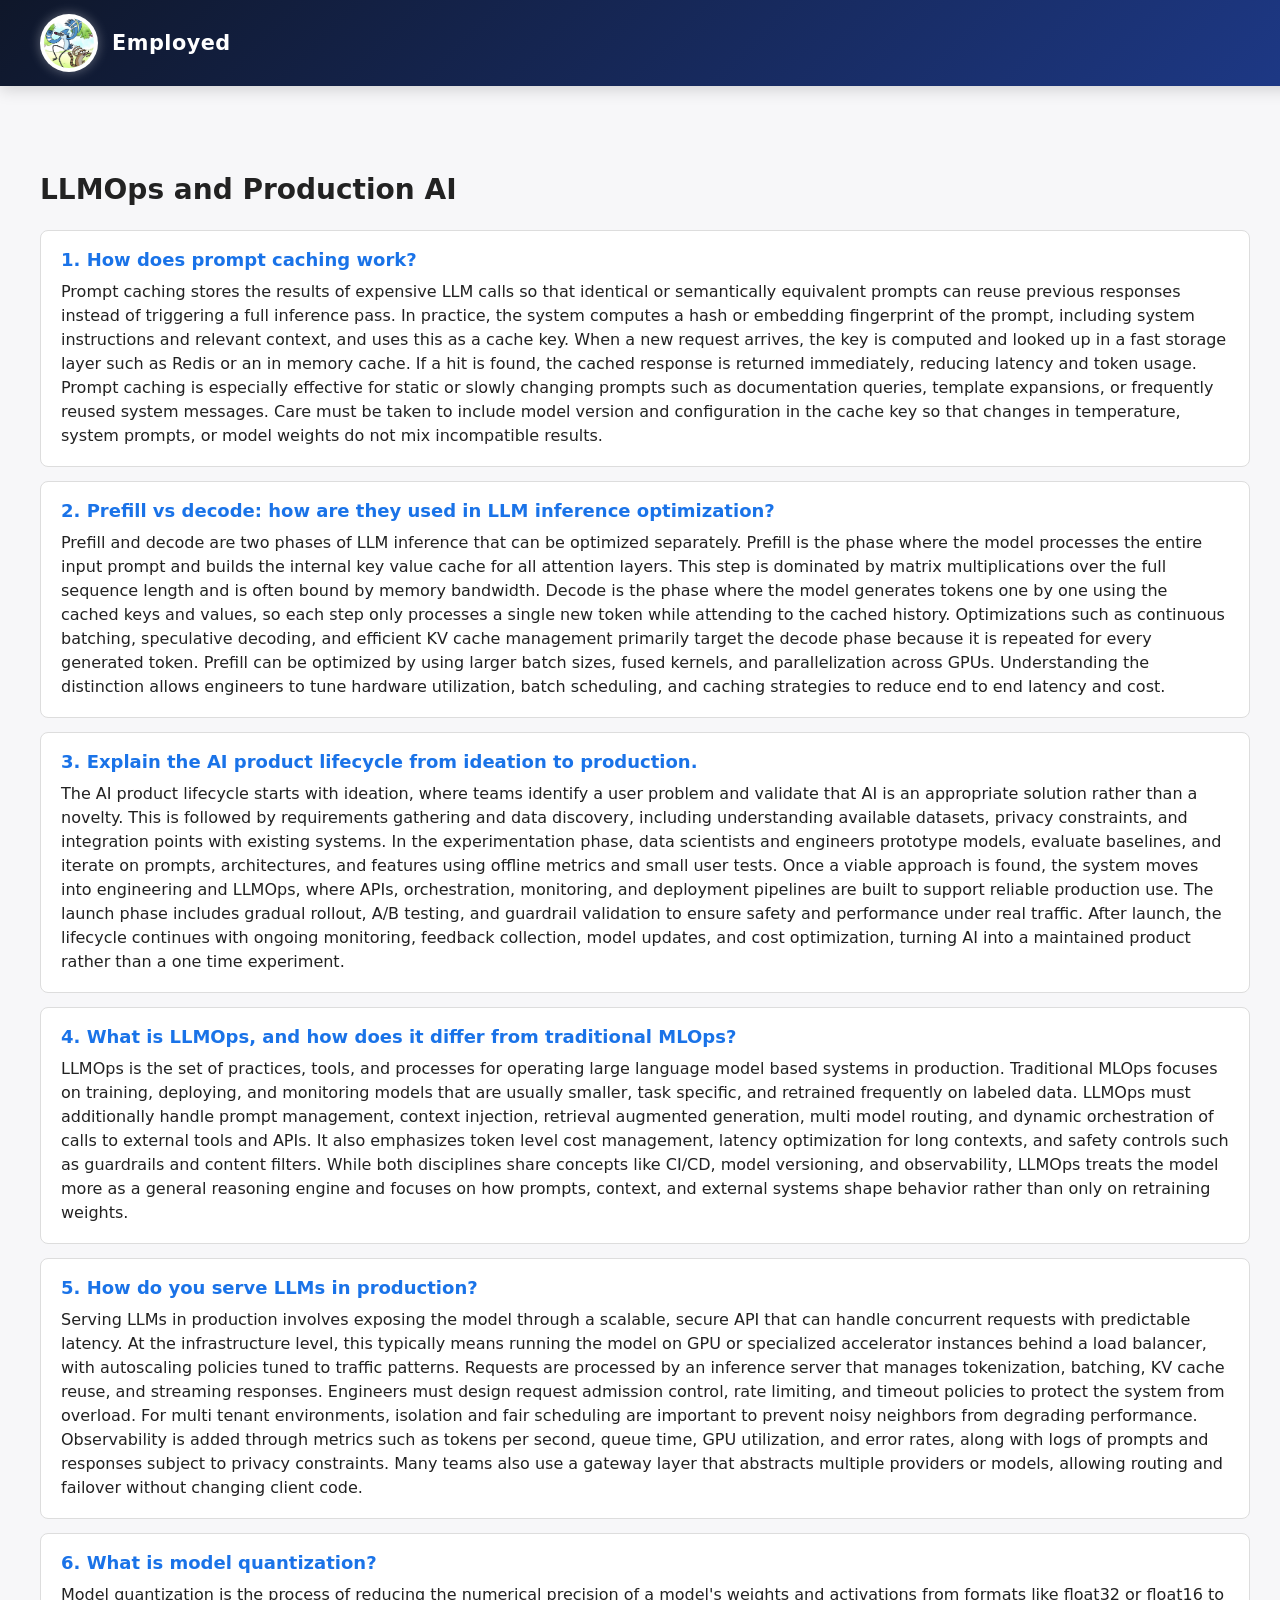
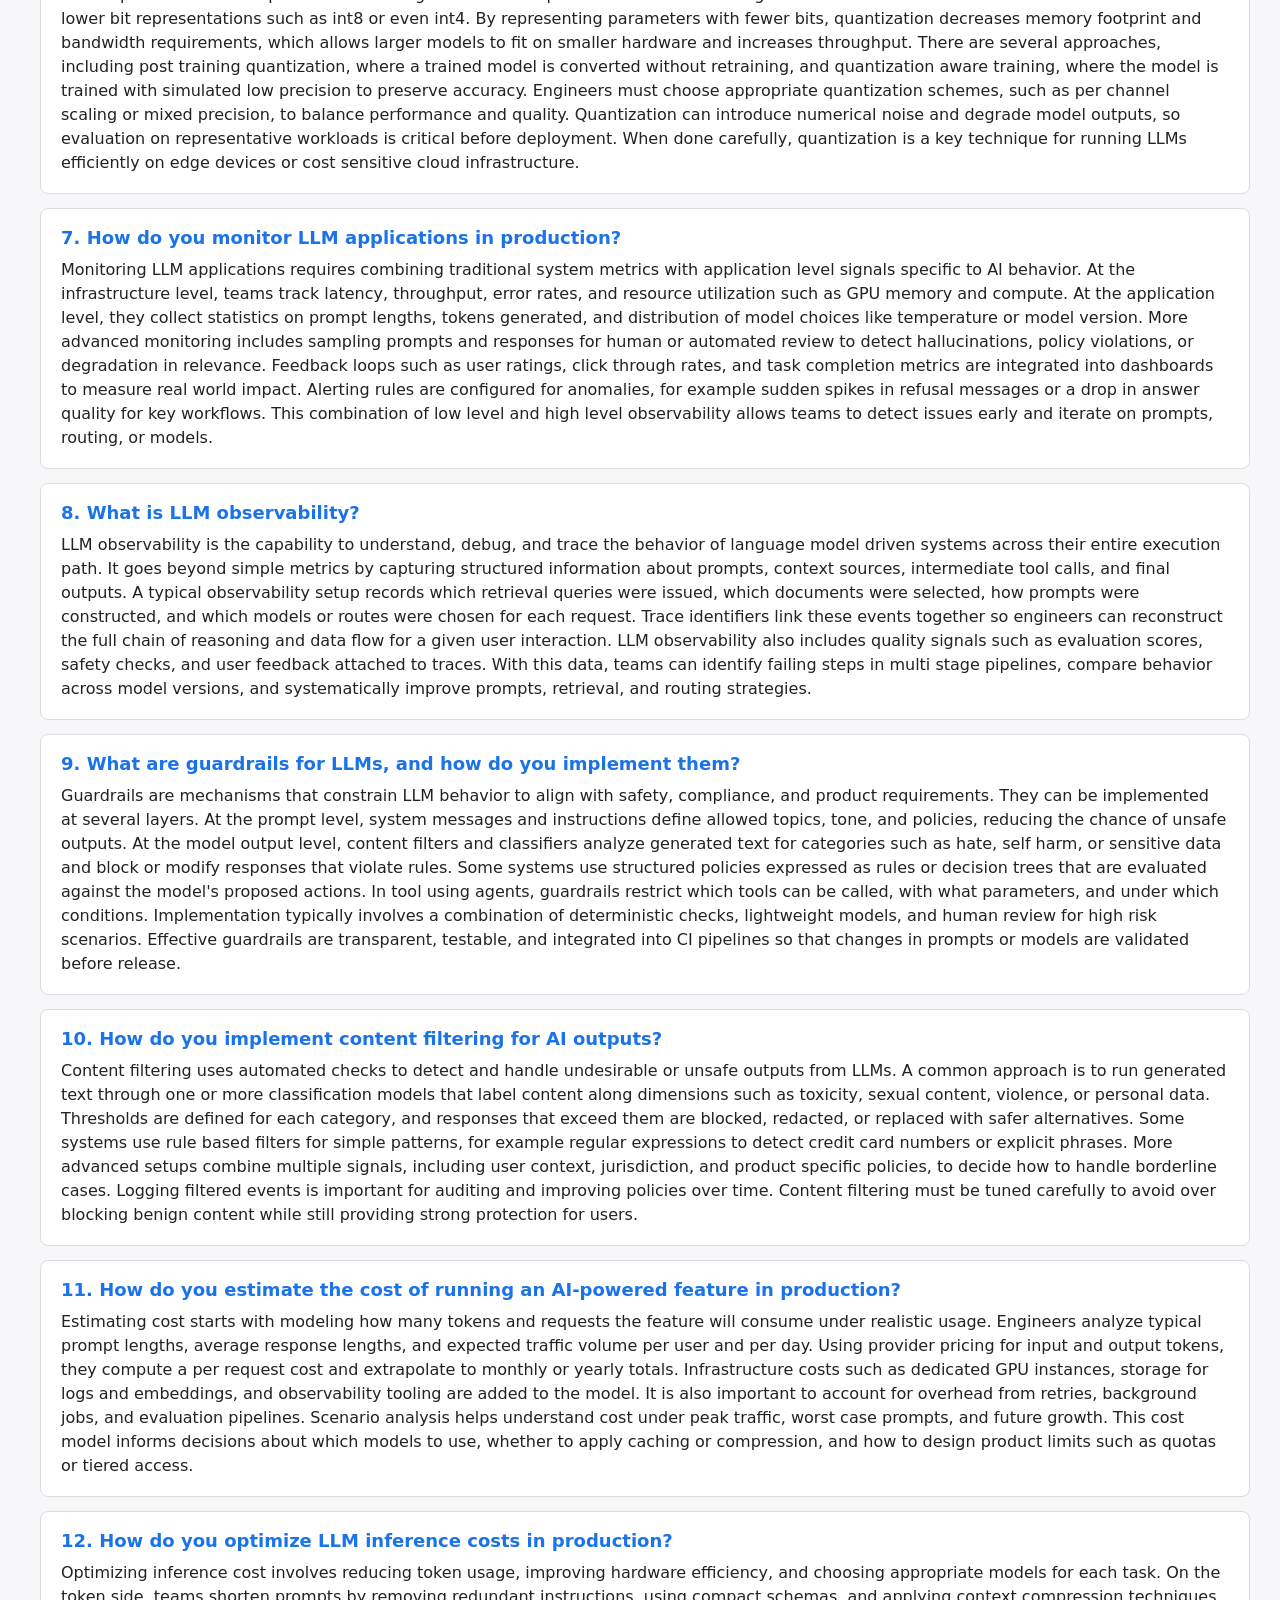
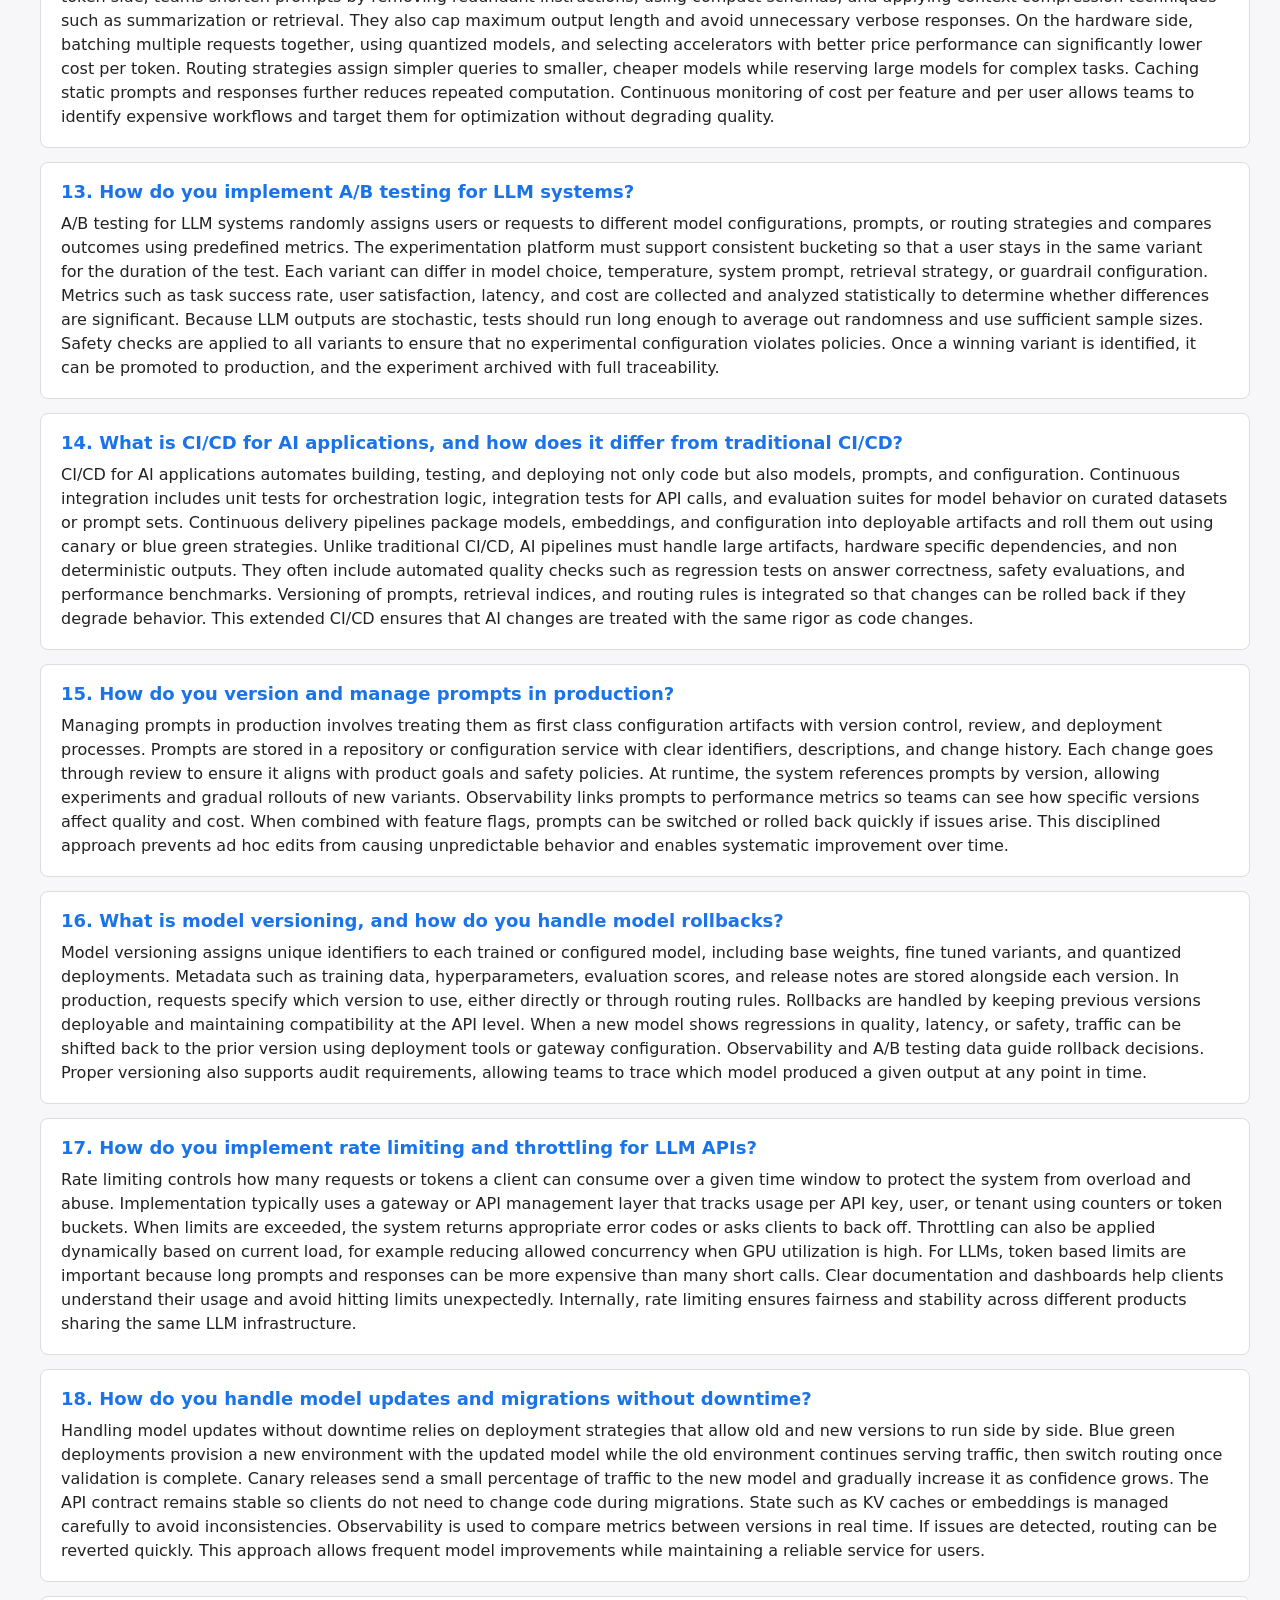
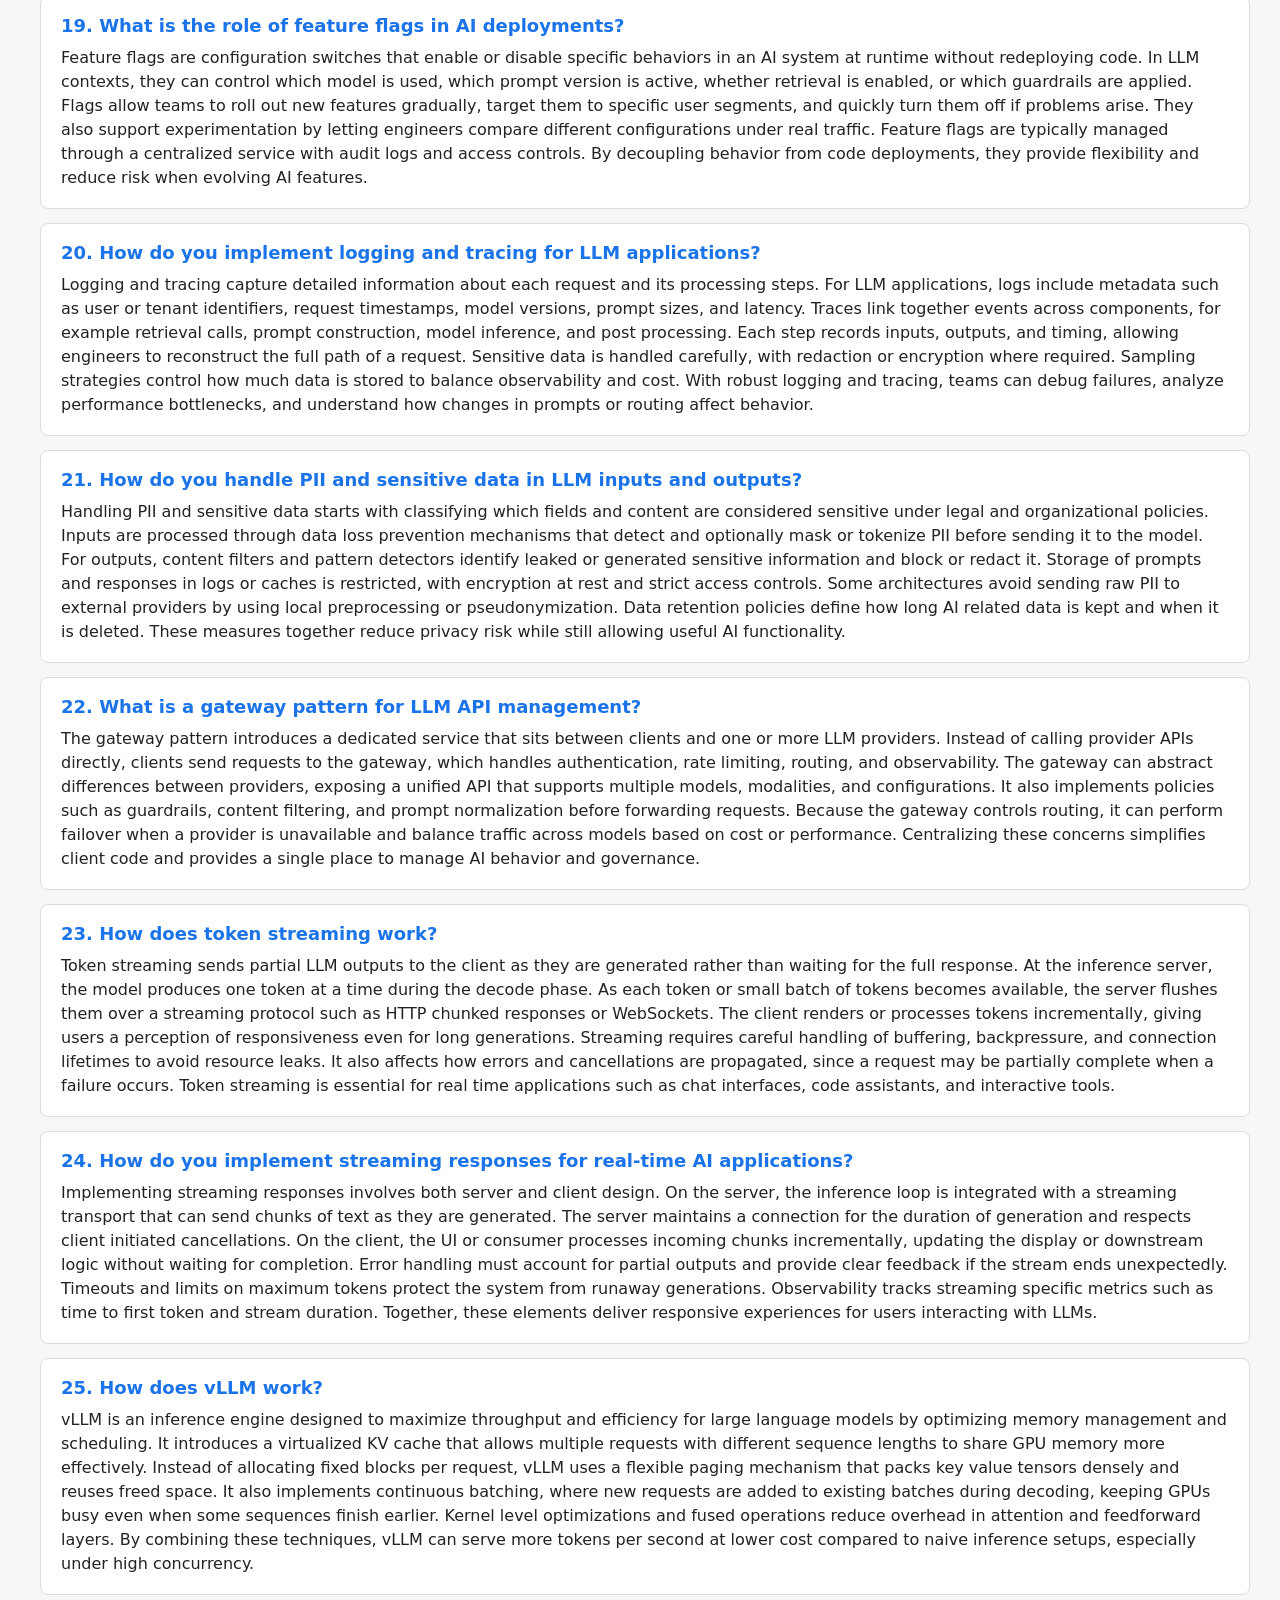
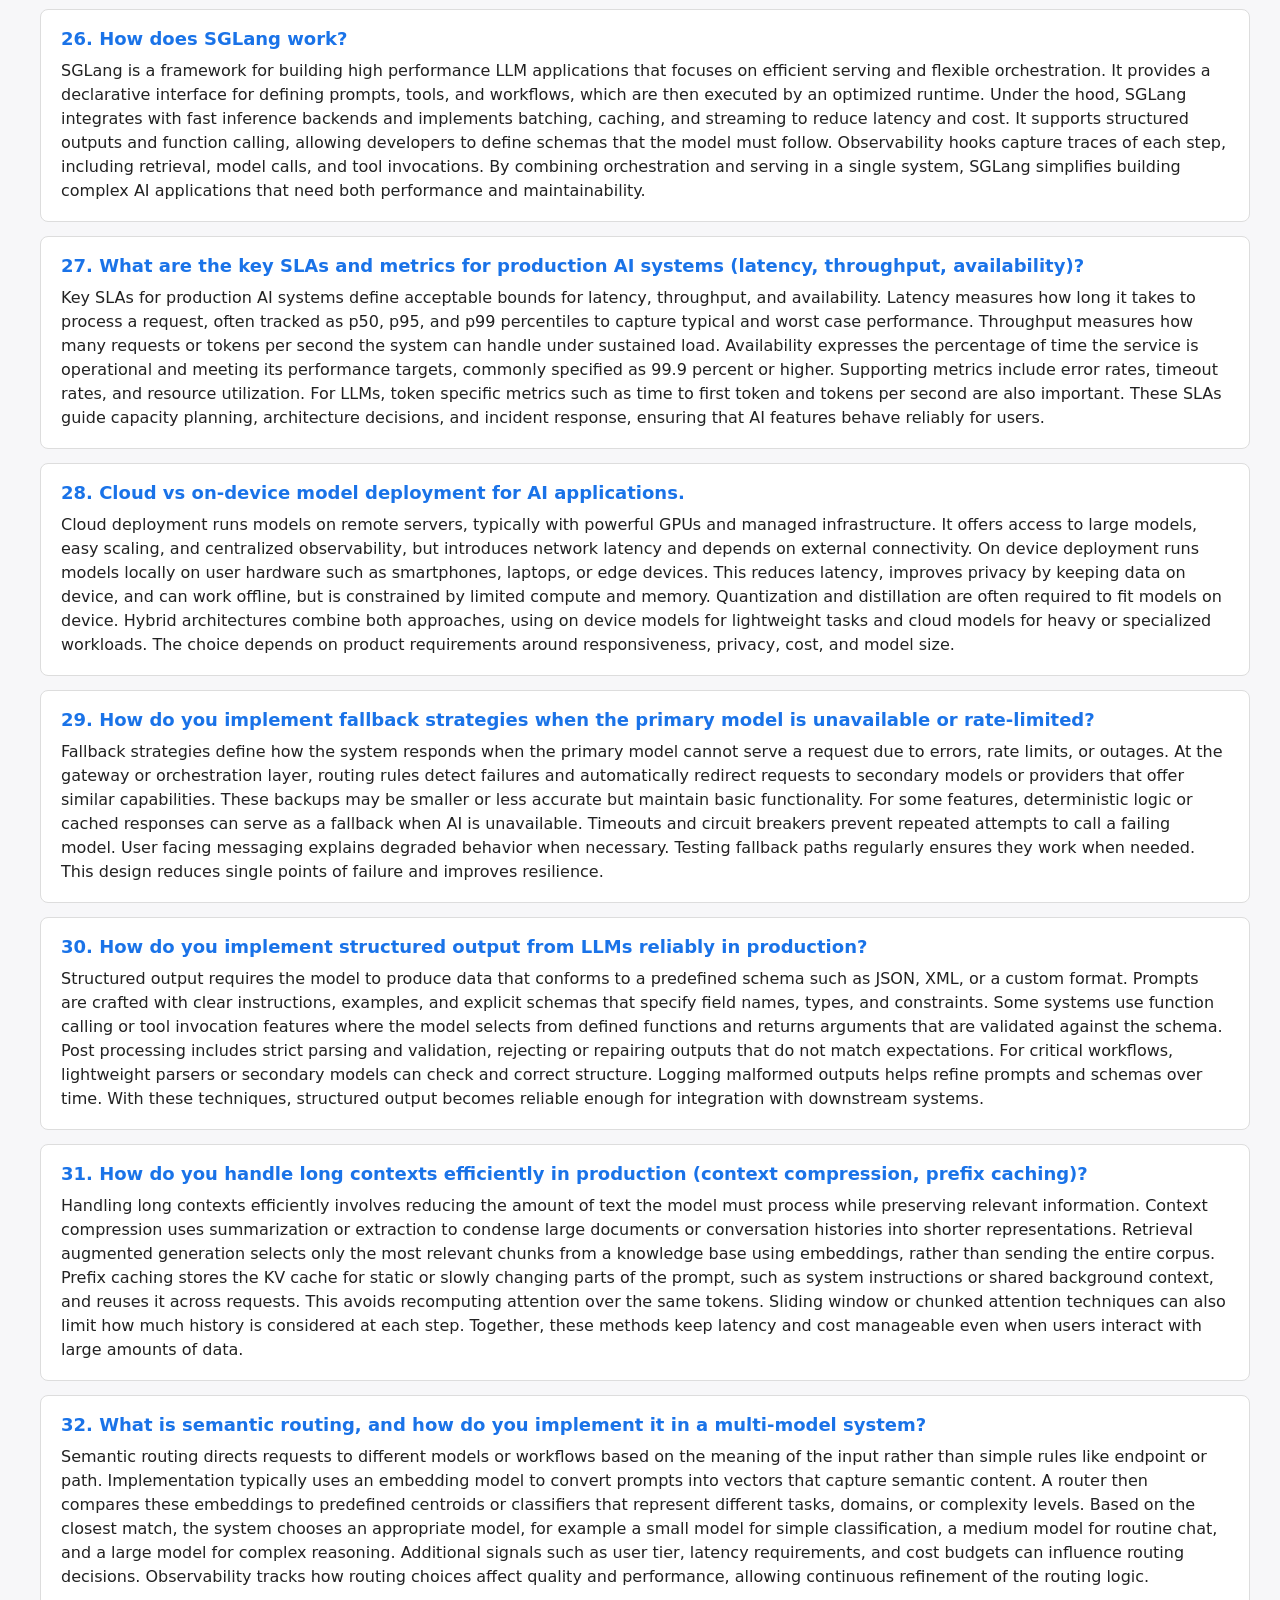
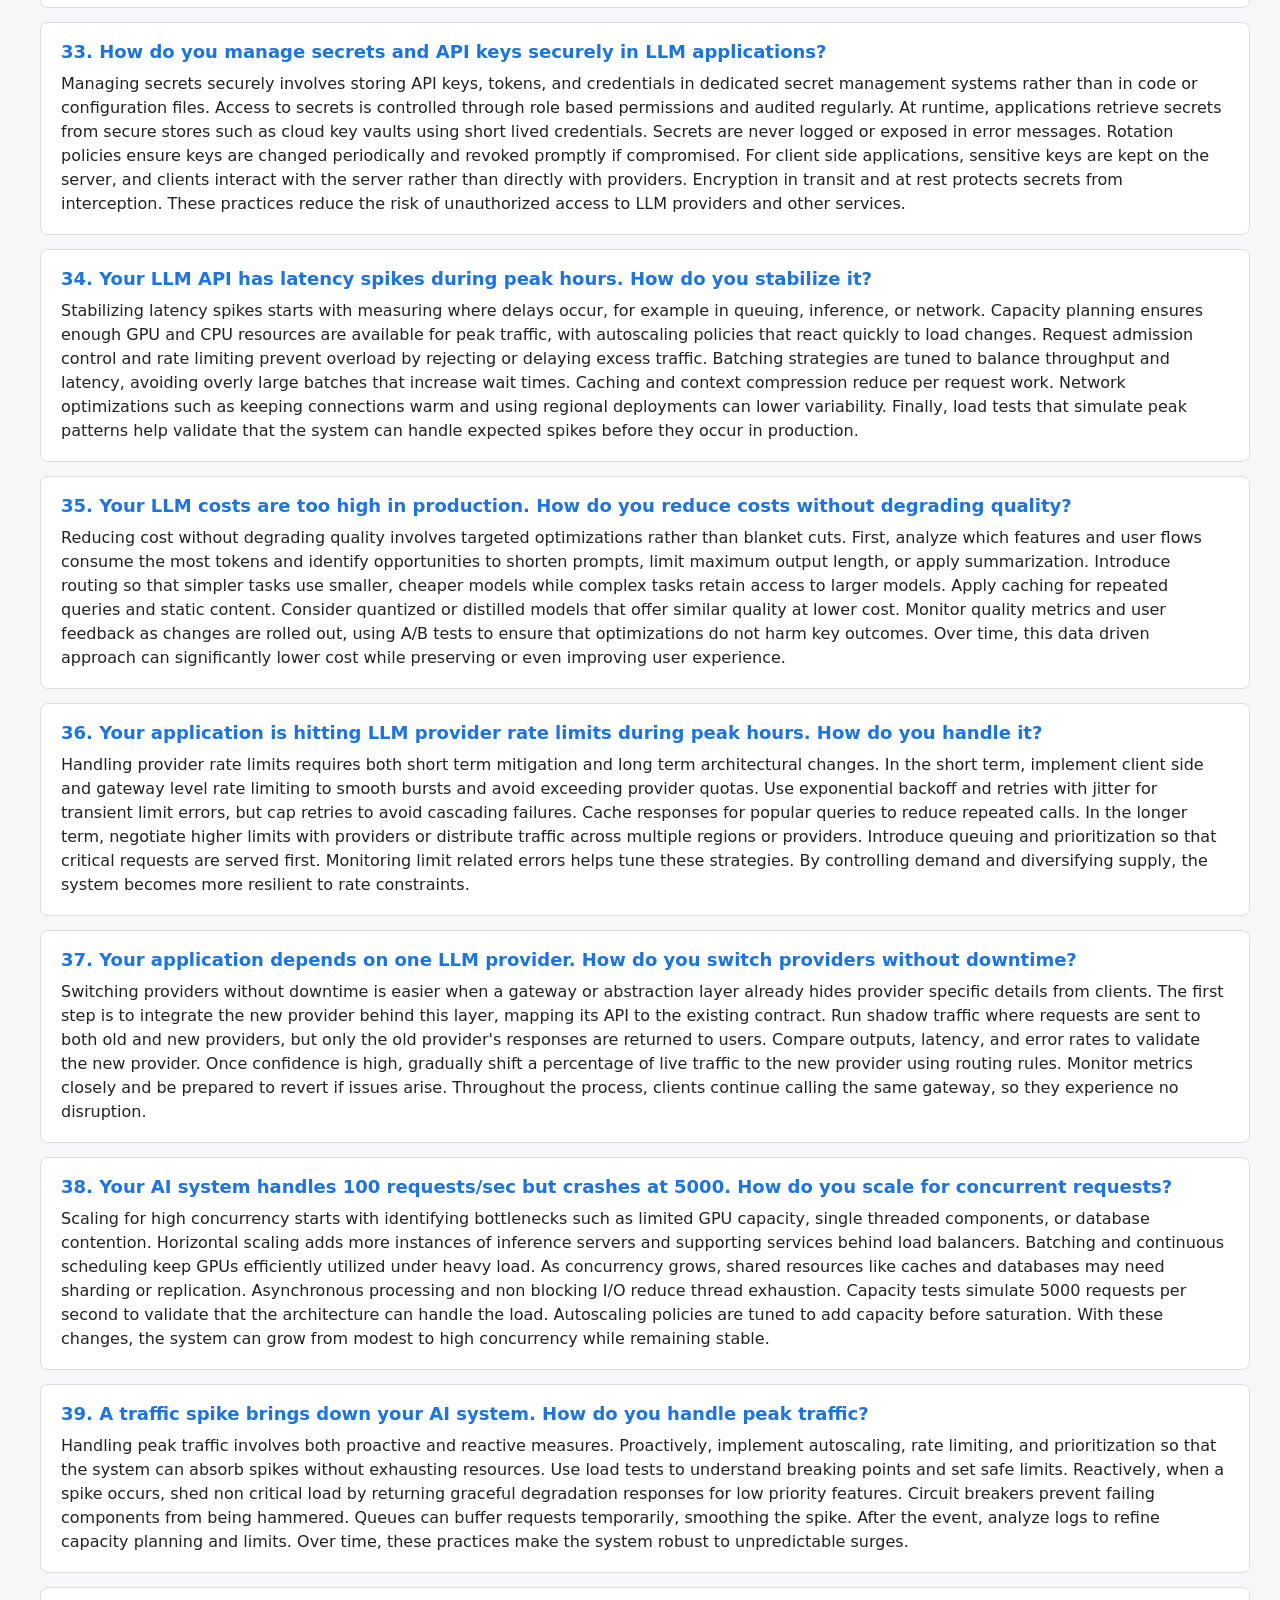
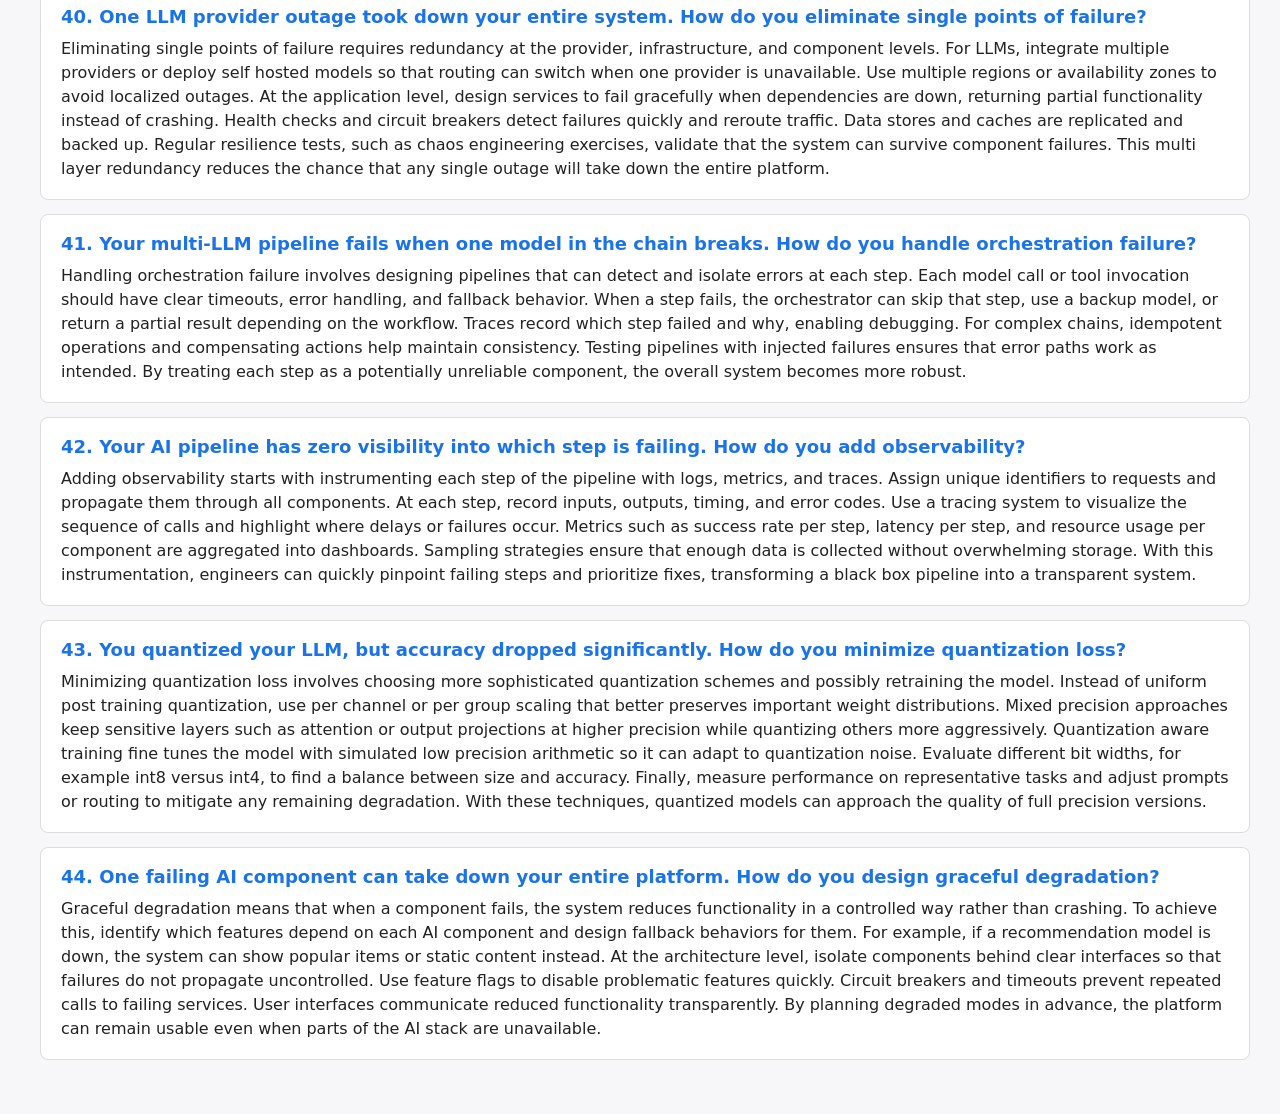
<file: public/LLMops.html>
<!DOCTYPE html>
<html lang="en">
<head>
    <meta charset="UTF-8">
    <title>LLMOps and Production AI Q&A</title>
    <link rel="stylesheet" href="./nav.css">
    <style>
        body {
            font-family: system-ui, -apple-system, BlinkMacSystemFont, "Segoe UI", sans-serif;
            background: #f7f7f9;
            margin: 0;
            padding: 40px;
            color: #222;
        }
        .container {
            max-width: 900px;
            margin: 0 auto;
        }
        h1 {
            margin-bottom: 24px;
            font-size: 28px;
        }
        .question {
            background: #ffffff;
            border: 1px solid #ddd;
            border-radius: 8px;
            padding: 18px 20px;
            margin-bottom: 14px;
            margin-right: 70px;
           
        }
        .question h2 {
            font-size: 18px;
            margin: 0 0 10px;
        }
        .question p {
            margin: 0;
            line-height: 1.5;
        }
    </style>
</head>
<body>

<nav class="navbar">

    <a href="index.html" class="logo">
        <img src="./1314004-Regular-Show-HD-Wallpaper.jpg" alt="Logo">
        <span>Employed</span>
    </a>

</nav>
<br>
<br>
<br>
<br>
<br>
<br>




    <h1>LLMOps and Production AI</h1>

    <!-- 1 -->
    <div class="question">
        <h2>1. How does prompt caching work?</h2>
        <p>
            Prompt caching stores the results of expensive LLM calls so that identical or semantically equivalent prompts can reuse previous responses instead of triggering a full inference pass. In practice, the system computes a hash or embedding fingerprint of the prompt, including system instructions and relevant context, and uses this as a cache key. When a new request arrives, the key is computed and looked up in a fast storage layer such as Redis or an in memory cache. If a hit is found, the cached response is returned immediately, reducing latency and token usage. Prompt caching is especially effective for static or slowly changing prompts such as documentation queries, template expansions, or frequently reused system messages. Care must be taken to include model version and configuration in the cache key so that changes in temperature, system prompts, or model weights do not mix incompatible results.
        </p>
    </div>

    <!-- 2 -->
    <div class="question">
        <h2>2. Prefill vs decode: how are they used in LLM inference optimization?</h2>
        <p>
            Prefill and decode are two phases of LLM inference that can be optimized separately. Prefill is the phase where the model processes the entire input prompt and builds the internal key value cache for all attention layers. This step is dominated by matrix multiplications over the full sequence length and is often bound by memory bandwidth. Decode is the phase where the model generates tokens one by one using the cached keys and values, so each step only processes a single new token while attending to the cached history. Optimizations such as continuous batching, speculative decoding, and efficient KV cache management primarily target the decode phase because it is repeated for every generated token. Prefill can be optimized by using larger batch sizes, fused kernels, and parallelization across GPUs. Understanding the distinction allows engineers to tune hardware utilization, batch scheduling, and caching strategies to reduce end to end latency and cost.
        </p>
    </div>

    <!-- 3 -->
    <div class="question">
        <h2>3. Explain the AI product lifecycle from ideation to production.</h2>
        <p>
            The AI product lifecycle starts with ideation, where teams identify a user problem and validate that AI is an appropriate solution rather than a novelty. This is followed by requirements gathering and data discovery, including understanding available datasets, privacy constraints, and integration points with existing systems. In the experimentation phase, data scientists and engineers prototype models, evaluate baselines, and iterate on prompts, architectures, and features using offline metrics and small user tests. Once a viable approach is found, the system moves into engineering and LLMOps, where APIs, orchestration, monitoring, and deployment pipelines are built to support reliable production use. The launch phase includes gradual rollout, A/B testing, and guardrail validation to ensure safety and performance under real traffic. After launch, the lifecycle continues with ongoing monitoring, feedback collection, model updates, and cost optimization, turning AI into a maintained product rather than a one time experiment.
        </p>
    </div>

    <!-- 4 -->
    <div class="question">
        <h2>4. What is LLMOps, and how does it differ from traditional MLOps?</h2>
        <p>
            LLMOps is the set of practices, tools, and processes for operating large language model based systems in production. Traditional MLOps focuses on training, deploying, and monitoring models that are usually smaller, task specific, and retrained frequently on labeled data. LLMOps must additionally handle prompt management, context injection, retrieval augmented generation, multi model routing, and dynamic orchestration of calls to external tools and APIs. It also emphasizes token level cost management, latency optimization for long contexts, and safety controls such as guardrails and content filters. While both disciplines share concepts like CI/CD, model versioning, and observability, LLMOps treats the model more as a general reasoning engine and focuses on how prompts, context, and external systems shape behavior rather than only on retraining weights.
        </p>
    </div>

    <!-- 5 -->
    <div class="question">
        <h2>5. How do you serve LLMs in production?</h2>
        <p>
            Serving LLMs in production involves exposing the model through a scalable, secure API that can handle concurrent requests with predictable latency. At the infrastructure level, this typically means running the model on GPU or specialized accelerator instances behind a load balancer, with autoscaling policies tuned to traffic patterns. Requests are processed by an inference server that manages tokenization, batching, KV cache reuse, and streaming responses. Engineers must design request admission control, rate limiting, and timeout policies to protect the system from overload. For multi tenant environments, isolation and fair scheduling are important to prevent noisy neighbors from degrading performance. Observability is added through metrics such as tokens per second, queue time, GPU utilization, and error rates, along with logs of prompts and responses subject to privacy constraints. Many teams also use a gateway layer that abstracts multiple providers or models, allowing routing and failover without changing client code.
        </p>
    </div>

    <!-- 6 -->
    <div class="question">
        <h2>6. What is model quantization?</h2>
        <p>
            Model quantization is the process of reducing the numerical precision of a model's weights and activations from formats like float32 or float16 to lower bit representations such as int8 or even int4. By representing parameters with fewer bits, quantization decreases memory footprint and bandwidth requirements, which allows larger models to fit on smaller hardware and increases throughput. There are several approaches, including post training quantization, where a trained model is converted without retraining, and quantization aware training, where the model is trained with simulated low precision to preserve accuracy. Engineers must choose appropriate quantization schemes, such as per channel scaling or mixed precision, to balance performance and quality. Quantization can introduce numerical noise and degrade model outputs, so evaluation on representative workloads is critical before deployment. When done carefully, quantization is a key technique for running LLMs efficiently on edge devices or cost sensitive cloud infrastructure.
        </p>
    </div>

    <!-- 7 -->
    <div class="question">
        <h2>7. How do you monitor LLM applications in production?</h2>
        <p>
            Monitoring LLM applications requires combining traditional system metrics with application level signals specific to AI behavior. At the infrastructure level, teams track latency, throughput, error rates, and resource utilization such as GPU memory and compute. At the application level, they collect statistics on prompt lengths, tokens generated, and distribution of model choices like temperature or model version. More advanced monitoring includes sampling prompts and responses for human or automated review to detect hallucinations, policy violations, or degradation in relevance. Feedback loops such as user ratings, click through rates, and task completion metrics are integrated into dashboards to measure real world impact. Alerting rules are configured for anomalies, for example sudden spikes in refusal messages or a drop in answer quality for key workflows. This combination of low level and high level observability allows teams to detect issues early and iterate on prompts, routing, or models.
        </p>
    </div>

    <!-- 8 -->
    <div class="question">
        <h2>8. What is LLM observability?</h2>
        <p>
            LLM observability is the capability to understand, debug, and trace the behavior of language model driven systems across their entire execution path. It goes beyond simple metrics by capturing structured information about prompts, context sources, intermediate tool calls, and final outputs. A typical observability setup records which retrieval queries were issued, which documents were selected, how prompts were constructed, and which models or routes were chosen for each request. Trace identifiers link these events together so engineers can reconstruct the full chain of reasoning and data flow for a given user interaction. LLM observability also includes quality signals such as evaluation scores, safety checks, and user feedback attached to traces. With this data, teams can identify failing steps in multi stage pipelines, compare behavior across model versions, and systematically improve prompts, retrieval, and routing strategies.
        </p>
    </div>

    <!-- 9 -->
    <div class="question">
        <h2>9. What are guardrails for LLMs, and how do you implement them?</h2>
        <p>
            Guardrails are mechanisms that constrain LLM behavior to align with safety, compliance, and product requirements. They can be implemented at several layers. At the prompt level, system messages and instructions define allowed topics, tone, and policies, reducing the chance of unsafe outputs. At the model output level, content filters and classifiers analyze generated text for categories such as hate, self harm, or sensitive data and block or modify responses that violate rules. Some systems use structured policies expressed as rules or decision trees that are evaluated against the model's proposed actions. In tool using agents, guardrails restrict which tools can be called, with what parameters, and under which conditions. Implementation typically involves a combination of deterministic checks, lightweight models, and human review for high risk scenarios. Effective guardrails are transparent, testable, and integrated into CI pipelines so that changes in prompts or models are validated before release.
        </p>
    </div>

    <!-- 10 -->
    <div class="question">
        <h2>10. How do you implement content filtering for AI outputs?</h2>
        <p>
            Content filtering uses automated checks to detect and handle undesirable or unsafe outputs from LLMs. A common approach is to run generated text through one or more classification models that label content along dimensions such as toxicity, sexual content, violence, or personal data. Thresholds are defined for each category, and responses that exceed them are blocked, redacted, or replaced with safer alternatives. Some systems use rule based filters for simple patterns, for example regular expressions to detect credit card numbers or explicit phrases. More advanced setups combine multiple signals, including user context, jurisdiction, and product specific policies, to decide how to handle borderline cases. Logging filtered events is important for auditing and improving policies over time. Content filtering must be tuned carefully to avoid over blocking benign content while still providing strong protection for users.
        </p>
    </div>

    <!-- 11 -->
    <div class="question">
        <h2>11. How do you estimate the cost of running an AI-powered feature in production?</h2>
        <p>
            Estimating cost starts with modeling how many tokens and requests the feature will consume under realistic usage. Engineers analyze typical prompt lengths, average response lengths, and expected traffic volume per user and per day. Using provider pricing for input and output tokens, they compute a per request cost and extrapolate to monthly or yearly totals. Infrastructure costs such as dedicated GPU instances, storage for logs and embeddings, and observability tooling are added to the model. It is also important to account for overhead from retries, background jobs, and evaluation pipelines. Scenario analysis helps understand cost under peak traffic, worst case prompts, and future growth. This cost model informs decisions about which models to use, whether to apply caching or compression, and how to design product limits such as quotas or tiered access.
        </p>
    </div>

    <!-- 12 -->
    <div class="question">
        <h2>12. How do you optimize LLM inference costs in production?</h2>
        <p>
            Optimizing inference cost involves reducing token usage, improving hardware efficiency, and choosing appropriate models for each task. On the token side, teams shorten prompts by removing redundant instructions, using compact schemas, and applying context compression techniques such as summarization or retrieval. They also cap maximum output length and avoid unnecessary verbose responses. On the hardware side, batching multiple requests together, using quantized models, and selecting accelerators with better price performance can significantly lower cost per token. Routing strategies assign simpler queries to smaller, cheaper models while reserving large models for complex tasks. Caching static prompts and responses further reduces repeated computation. Continuous monitoring of cost per feature and per user allows teams to identify expensive workflows and target them for optimization without degrading quality.
        </p>
    </div>

    <!-- 13 -->
    <div class="question">
        <h2>13. How do you implement A/B testing for LLM systems?</h2>
        <p>
            A/B testing for LLM systems randomly assigns users or requests to different model configurations, prompts, or routing strategies and compares outcomes using predefined metrics. The experimentation platform must support consistent bucketing so that a user stays in the same variant for the duration of the test. Each variant can differ in model choice, temperature, system prompt, retrieval strategy, or guardrail configuration. Metrics such as task success rate, user satisfaction, latency, and cost are collected and analyzed statistically to determine whether differences are significant. Because LLM outputs are stochastic, tests should run long enough to average out randomness and use sufficient sample sizes. Safety checks are applied to all variants to ensure that no experimental configuration violates policies. Once a winning variant is identified, it can be promoted to production, and the experiment archived with full traceability.
        </p>
    </div>

    <!-- 14 -->
    <div class="question">
        <h2>14. What is CI/CD for AI applications, and how does it differ from traditional CI/CD?</h2>
        <p>
            CI/CD for AI applications automates building, testing, and deploying not only code but also models, prompts, and configuration. Continuous integration includes unit tests for orchestration logic, integration tests for API calls, and evaluation suites for model behavior on curated datasets or prompt sets. Continuous delivery pipelines package models, embeddings, and configuration into deployable artifacts and roll them out using canary or blue green strategies. Unlike traditional CI/CD, AI pipelines must handle large artifacts, hardware specific dependencies, and non deterministic outputs. They often include automated quality checks such as regression tests on answer correctness, safety evaluations, and performance benchmarks. Versioning of prompts, retrieval indices, and routing rules is integrated so that changes can be rolled back if they degrade behavior. This extended CI/CD ensures that AI changes are treated with the same rigor as code changes.
        </p>
    </div>

    <!-- 15 -->
    <div class="question">
        <h2>15. How do you version and manage prompts in production?</h2>
        <p>
            Managing prompts in production involves treating them as first class configuration artifacts with version control, review, and deployment processes. Prompts are stored in a repository or configuration service with clear identifiers, descriptions, and change history. Each change goes through review to ensure it aligns with product goals and safety policies. At runtime, the system references prompts by version, allowing experiments and gradual rollouts of new variants. Observability links prompts to performance metrics so teams can see how specific versions affect quality and cost. When combined with feature flags, prompts can be switched or rolled back quickly if issues arise. This disciplined approach prevents ad hoc edits from causing unpredictable behavior and enables systematic improvement over time.
        </p>
    </div>

    <!-- 16 -->
    <div class="question">
        <h2>16. What is model versioning, and how do you handle model rollbacks?</h2>
        <p>
            Model versioning assigns unique identifiers to each trained or configured model, including base weights, fine tuned variants, and quantized deployments. Metadata such as training data, hyperparameters, evaluation scores, and release notes are stored alongside each version. In production, requests specify which version to use, either directly or through routing rules. Rollbacks are handled by keeping previous versions deployable and maintaining compatibility at the API level. When a new model shows regressions in quality, latency, or safety, traffic can be shifted back to the prior version using deployment tools or gateway configuration. Observability and A/B testing data guide rollback decisions. Proper versioning also supports audit requirements, allowing teams to trace which model produced a given output at any point in time.
        </p>
    </div>

    <!-- 17 -->
    <div class="question">
        <h2>17. How do you implement rate limiting and throttling for LLM APIs?</h2>
        <p>
            Rate limiting controls how many requests or tokens a client can consume over a given time window to protect the system from overload and abuse. Implementation typically uses a gateway or API management layer that tracks usage per API key, user, or tenant using counters or token buckets. When limits are exceeded, the system returns appropriate error codes or asks clients to back off. Throttling can also be applied dynamically based on current load, for example reducing allowed concurrency when GPU utilization is high. For LLMs, token based limits are important because long prompts and responses can be more expensive than many short calls. Clear documentation and dashboards help clients understand their usage and avoid hitting limits unexpectedly. Internally, rate limiting ensures fairness and stability across different products sharing the same LLM infrastructure.
        </p>
    </div>

    <!-- 18 -->
    <div class="question">
        <h2>18. How do you handle model updates and migrations without downtime?</h2>
        <p>
            Handling model updates without downtime relies on deployment strategies that allow old and new versions to run side by side. Blue green deployments provision a new environment with the updated model while the old environment continues serving traffic, then switch routing once validation is complete. Canary releases send a small percentage of traffic to the new model and gradually increase it as confidence grows. The API contract remains stable so clients do not need to change code during migrations. State such as KV caches or embeddings is managed carefully to avoid inconsistencies. Observability is used to compare metrics between versions in real time. If issues are detected, routing can be reverted quickly. This approach allows frequent model improvements while maintaining a reliable service for users.
        </p>
    </div>

    <!-- 19 -->
    <div class="question">
        <h2>19. What is the role of feature flags in AI deployments?</h2>
        <p>
            Feature flags are configuration switches that enable or disable specific behaviors in an AI system at runtime without redeploying code. In LLM contexts, they can control which model is used, which prompt version is active, whether retrieval is enabled, or which guardrails are applied. Flags allow teams to roll out new features gradually, target them to specific user segments, and quickly turn them off if problems arise. They also support experimentation by letting engineers compare different configurations under real traffic. Feature flags are typically managed through a centralized service with audit logs and access controls. By decoupling behavior from code deployments, they provide flexibility and reduce risk when evolving AI features.
        </p>
    </div>

    <!-- 20 -->
    <div class="question">
        <h2>20. How do you implement logging and tracing for LLM applications?</h2>
        <p>
            Logging and tracing capture detailed information about each request and its processing steps. For LLM applications, logs include metadata such as user or tenant identifiers, request timestamps, model versions, prompt sizes, and latency. Traces link together events across components, for example retrieval calls, prompt construction, model inference, and post processing. Each step records inputs, outputs, and timing, allowing engineers to reconstruct the full path of a request. Sensitive data is handled carefully, with redaction or encryption where required. Sampling strategies control how much data is stored to balance observability and cost. With robust logging and tracing, teams can debug failures, analyze performance bottlenecks, and understand how changes in prompts or routing affect behavior.
        </p>
    </div>

    <!-- 21 -->
    <div class="question">
        <h2>21. How do you handle PII and sensitive data in LLM inputs and outputs?</h2>
        <p>
            Handling PII and sensitive data starts with classifying which fields and content are considered sensitive under legal and organizational policies. Inputs are processed through data loss prevention mechanisms that detect and optionally mask or tokenize PII before sending it to the model. For outputs, content filters and pattern detectors identify leaked or generated sensitive information and block or redact it. Storage of prompts and responses in logs or caches is restricted, with encryption at rest and strict access controls. Some architectures avoid sending raw PII to external providers by using local preprocessing or pseudonymization. Data retention policies define how long AI related data is kept and when it is deleted. These measures together reduce privacy risk while still allowing useful AI functionality.
        </p>
    </div>

    <!-- 22 -->
    <div class="question">
        <h2>22. What is a gateway pattern for LLM API management?</h2>
        <p>
            The gateway pattern introduces a dedicated service that sits between clients and one or more LLM providers. Instead of calling provider APIs directly, clients send requests to the gateway, which handles authentication, rate limiting, routing, and observability. The gateway can abstract differences between providers, exposing a unified API that supports multiple models, modalities, and configurations. It also implements policies such as guardrails, content filtering, and prompt normalization before forwarding requests. Because the gateway controls routing, it can perform failover when a provider is unavailable and balance traffic across models based on cost or performance. Centralizing these concerns simplifies client code and provides a single place to manage AI behavior and governance.
        </p>
    </div>

    <!-- 23 -->
    <div class="question">
        <h2>23. How does token streaming work?</h2>
        <p>
            Token streaming sends partial LLM outputs to the client as they are generated rather than waiting for the full response. At the inference server, the model produces one token at a time during the decode phase. As each token or small batch of tokens becomes available, the server flushes them over a streaming protocol such as HTTP chunked responses or WebSockets. The client renders or processes tokens incrementally, giving users a perception of responsiveness even for long generations. Streaming requires careful handling of buffering, backpressure, and connection lifetimes to avoid resource leaks. It also affects how errors and cancellations are propagated, since a request may be partially complete when a failure occurs. Token streaming is essential for real time applications such as chat interfaces, code assistants, and interactive tools.
        </p>
    </div>

    <!-- 24 -->
    <div class="question">
        <h2>24. How do you implement streaming responses for real-time AI applications?</h2>
        <p>
            Implementing streaming responses involves both server and client design. On the server, the inference loop is integrated with a streaming transport that can send chunks of text as they are generated. The server maintains a connection for the duration of generation and respects client initiated cancellations. On the client, the UI or consumer processes incoming chunks incrementally, updating the display or downstream logic without waiting for completion. Error handling must account for partial outputs and provide clear feedback if the stream ends unexpectedly. Timeouts and limits on maximum tokens protect the system from runaway generations. Observability tracks streaming specific metrics such as time to first token and stream duration. Together, these elements deliver responsive experiences for users interacting with LLMs.
        </p>
    </div>

    <!-- 25 -->
    <div class="question">
        <h2>25. How does vLLM work?</h2>
        <p>
            vLLM is an inference engine designed to maximize throughput and efficiency for large language models by optimizing memory management and scheduling. It introduces a virtualized KV cache that allows multiple requests with different sequence lengths to share GPU memory more effectively. Instead of allocating fixed blocks per request, vLLM uses a flexible paging mechanism that packs key value tensors densely and reuses freed space. It also implements continuous batching, where new requests are added to existing batches during decoding, keeping GPUs busy even when some sequences finish earlier. Kernel level optimizations and fused operations reduce overhead in attention and feedforward layers. By combining these techniques, vLLM can serve more tokens per second at lower cost compared to naive inference setups, especially under high concurrency.
        </p>
    </div>

    <!-- 26 -->
    <div class="question">
        <h2>26. How does SGLang work?</h2>
        <p>
            SGLang is a framework for building high performance LLM applications that focuses on efficient serving and flexible orchestration. It provides a declarative interface for defining prompts, tools, and workflows, which are then executed by an optimized runtime. Under the hood, SGLang integrates with fast inference backends and implements batching, caching, and streaming to reduce latency and cost. It supports structured outputs and function calling, allowing developers to define schemas that the model must follow. Observability hooks capture traces of each step, including retrieval, model calls, and tool invocations. By combining orchestration and serving in a single system, SGLang simplifies building complex AI applications that need both performance and maintainability.
        </p>
    </div>

    <!-- 27 -->
    <div class="question">
        <h2>27. What are the key SLAs and metrics for production AI systems (latency, throughput, availability)?</h2>
        <p>
            Key SLAs for production AI systems define acceptable bounds for latency, throughput, and availability. Latency measures how long it takes to process a request, often tracked as p50, p95, and p99 percentiles to capture typical and worst case performance. Throughput measures how many requests or tokens per second the system can handle under sustained load. Availability expresses the percentage of time the service is operational and meeting its performance targets, commonly specified as 99.9 percent or higher. Supporting metrics include error rates, timeout rates, and resource utilization. For LLMs, token specific metrics such as time to first token and tokens per second are also important. These SLAs guide capacity planning, architecture decisions, and incident response, ensuring that AI features behave reliably for users.
        </p>
    </div>

    <!-- 28 -->
    <div class="question">
        <h2>28. Cloud vs on-device model deployment for AI applications.</h2>
        <p>
            Cloud deployment runs models on remote servers, typically with powerful GPUs and managed infrastructure. It offers access to large models, easy scaling, and centralized observability, but introduces network latency and depends on external connectivity. On device deployment runs models locally on user hardware such as smartphones, laptops, or edge devices. This reduces latency, improves privacy by keeping data on device, and can work offline, but is constrained by limited compute and memory. Quantization and distillation are often required to fit models on device. Hybrid architectures combine both approaches, using on device models for lightweight tasks and cloud models for heavy or specialized workloads. The choice depends on product requirements around responsiveness, privacy, cost, and model size.
        </p>
    </div>

    <!-- 29 -->
    <div class="question">
        <h2>29. How do you implement fallback strategies when the primary model is unavailable or rate-limited?</h2>
        <p>
            Fallback strategies define how the system responds when the primary model cannot serve a request due to errors, rate limits, or outages. At the gateway or orchestration layer, routing rules detect failures and automatically redirect requests to secondary models or providers that offer similar capabilities. These backups may be smaller or less accurate but maintain basic functionality. For some features, deterministic logic or cached responses can serve as a fallback when AI is unavailable. Timeouts and circuit breakers prevent repeated attempts to call a failing model. User facing messaging explains degraded behavior when necessary. Testing fallback paths regularly ensures they work when needed. This design reduces single points of failure and improves resilience.
        </p>
    </div>

    <!-- 30 -->
    <div class="question">
        <h2>30. How do you implement structured output from LLMs reliably in production?</h2>
        <p>
            Structured output requires the model to produce data that conforms to a predefined schema such as JSON, XML, or a custom format. Prompts are crafted with clear instructions, examples, and explicit schemas that specify field names, types, and constraints. Some systems use function calling or tool invocation features where the model selects from defined functions and returns arguments that are validated against the schema. Post processing includes strict parsing and validation, rejecting or repairing outputs that do not match expectations. For critical workflows, lightweight parsers or secondary models can check and correct structure. Logging malformed outputs helps refine prompts and schemas over time. With these techniques, structured output becomes reliable enough for integration with downstream systems.
        </p>
    </div>

    <!-- 31 -->
    <div class="question">
        <h2>31. How do you handle long contexts efficiently in production (context compression, prefix caching)?</h2>
        <p>
            Handling long contexts efficiently involves reducing the amount of text the model must process while preserving relevant information. Context compression uses summarization or extraction to condense large documents or conversation histories into shorter representations. Retrieval augmented generation selects only the most relevant chunks from a knowledge base using embeddings, rather than sending the entire corpus. Prefix caching stores the KV cache for static or slowly changing parts of the prompt, such as system instructions or shared background context, and reuses it across requests. This avoids recomputing attention over the same tokens. Sliding window or chunked attention techniques can also limit how much history is considered at each step. Together, these methods keep latency and cost manageable even when users interact with large amounts of data.
        </p>
    </div>

    <!-- 32 -->
    <div class="question">
        <h2>32. What is semantic routing, and how do you implement it in a multi-model system?</h2>
        <p>
            Semantic routing directs requests to different models or workflows based on the meaning of the input rather than simple rules like endpoint or path. Implementation typically uses an embedding model to convert prompts into vectors that capture semantic content. A router then compares these embeddings to predefined centroids or classifiers that represent different tasks, domains, or complexity levels. Based on the closest match, the system chooses an appropriate model, for example a small model for simple classification, a medium model for routine chat, and a large model for complex reasoning. Additional signals such as user tier, latency requirements, and cost budgets can influence routing decisions. Observability tracks how routing choices affect quality and performance, allowing continuous refinement of the routing logic.
        </p>
    </div>

    <!-- 33 -->
    <div class="question">
        <h2>33. How do you manage secrets and API keys securely in LLM applications?</h2>
        <p>
            Managing secrets securely involves storing API keys, tokens, and credentials in dedicated secret management systems rather than in code or configuration files. Access to secrets is controlled through role based permissions and audited regularly. At runtime, applications retrieve secrets from secure stores such as cloud key vaults using short lived credentials. Secrets are never logged or exposed in error messages. Rotation policies ensure keys are changed periodically and revoked promptly if compromised. For client side applications, sensitive keys are kept on the server, and clients interact with the server rather than directly with providers. Encryption in transit and at rest protects secrets from interception. These practices reduce the risk of unauthorized access to LLM providers and other services.
        </p>
    </div>

    <!-- 34 -->
    <div class="question">
        <h2>34. Your LLM API has latency spikes during peak hours. How do you stabilize it?</h2>
        <p>
            Stabilizing latency spikes starts with measuring where delays occur, for example in queuing, inference, or network. Capacity planning ensures enough GPU and CPU resources are available for peak traffic, with autoscaling policies that react quickly to load changes. Request admission control and rate limiting prevent overload by rejecting or delaying excess traffic. Batching strategies are tuned to balance throughput and latency, avoiding overly large batches that increase wait times. Caching and context compression reduce per request work. Network optimizations such as keeping connections warm and using regional deployments can lower variability. Finally, load tests that simulate peak patterns help validate that the system can handle expected spikes before they occur in production.
        </p>
    </div>

    <!-- 35 -->
    <div class="question">
        <h2>35. Your LLM costs are too high in production. How do you reduce costs without degrading quality?</h2>
        <p>
            Reducing cost without degrading quality involves targeted optimizations rather than blanket cuts. First, analyze which features and user flows consume the most tokens and identify opportunities to shorten prompts, limit maximum output length, or apply summarization. Introduce routing so that simpler tasks use smaller, cheaper models while complex tasks retain access to larger models. Apply caching for repeated queries and static content. Consider quantized or distilled models that offer similar quality at lower cost. Monitor quality metrics and user feedback as changes are rolled out, using A/B tests to ensure that optimizations do not harm key outcomes. Over time, this data driven approach can significantly lower cost while preserving or even improving user experience.
        </p>
    </div>

    <!-- 36 -->
    <div class="question">
        <h2>36. Your application is hitting LLM provider rate limits during peak hours. How do you handle it?</h2>
        <p>
            Handling provider rate limits requires both short term mitigation and long term architectural changes. In the short term, implement client side and gateway level rate limiting to smooth bursts and avoid exceeding provider quotas. Use exponential backoff and retries with jitter for transient limit errors, but cap retries to avoid cascading failures. Cache responses for popular queries to reduce repeated calls. In the longer term, negotiate higher limits with providers or distribute traffic across multiple regions or providers. Introduce queuing and prioritization so that critical requests are served first. Monitoring limit related errors helps tune these strategies. By controlling demand and diversifying supply, the system becomes more resilient to rate constraints.
        </p>
    </div>

    <!-- 37 -->
    <div class="question">
        <h2>37. Your application depends on one LLM provider. How do you switch providers without downtime?</h2>
        <p>
            Switching providers without downtime is easier when a gateway or abstraction layer already hides provider specific details from clients. The first step is to integrate the new provider behind this layer, mapping its API to the existing contract. Run shadow traffic where requests are sent to both old and new providers, but only the old provider's responses are returned to users. Compare outputs, latency, and error rates to validate the new provider. Once confidence is high, gradually shift a percentage of live traffic to the new provider using routing rules. Monitor metrics closely and be prepared to revert if issues arise. Throughout the process, clients continue calling the same gateway, so they experience no disruption.
        </p>
    </div>

    <!-- 38 -->
    <div class="question">
        <h2>38. Your AI system handles 100 requests/sec but crashes at 5000. How do you scale for concurrent requests?</h2>
        <p>
            Scaling for high concurrency starts with identifying bottlenecks such as limited GPU capacity, single threaded components, or database contention. Horizontal scaling adds more instances of inference servers and supporting services behind load balancers. Batching and continuous scheduling keep GPUs efficiently utilized under heavy load. As concurrency grows, shared resources like caches and databases may need sharding or replication. Asynchronous processing and non blocking I/O reduce thread exhaustion. Capacity tests simulate 5000 requests per second to validate that the architecture can handle the load. Autoscaling policies are tuned to add capacity before saturation. With these changes, the system can grow from modest to high concurrency while remaining stable.
        </p>
    </div>

    <!-- 39 -->
    <div class="question">
        <h2>39. A traffic spike brings down your AI system. How do you handle peak traffic?</h2>
        <p>
            Handling peak traffic involves both proactive and reactive measures. Proactively, implement autoscaling, rate limiting, and prioritization so that the system can absorb spikes without exhausting resources. Use load tests to understand breaking points and set safe limits. Reactively, when a spike occurs, shed non critical load by returning graceful degradation responses for low priority features. Circuit breakers prevent failing components from being hammered. Queues can buffer requests temporarily, smoothing the spike. After the event, analyze logs to refine capacity planning and limits. Over time, these practices make the system robust to unpredictable surges.
        </p>
    </div>

    <!-- 40 -->
    <div class="question">
        <h2>40. One LLM provider outage took down your entire system. How do you eliminate single points of failure?</h2>
        <p>
            Eliminating single points of failure requires redundancy at the provider, infrastructure, and component levels. For LLMs, integrate multiple providers or deploy self hosted models so that routing can switch when one provider is unavailable. Use multiple regions or availability zones to avoid localized outages. At the application level, design services to fail gracefully when dependencies are down, returning partial functionality instead of crashing. Health checks and circuit breakers detect failures quickly and reroute traffic. Data stores and caches are replicated and backed up. Regular resilience tests, such as chaos engineering exercises, validate that the system can survive component failures. This multi layer redundancy reduces the chance that any single outage will take down the entire platform.
        </p>
    </div>

    <!-- 41 -->
    <div class="question">
        <h2>41. Your multi-LLM pipeline fails when one model in the chain breaks. How do you handle orchestration failure?</h2>
        <p>
            Handling orchestration failure involves designing pipelines that can detect and isolate errors at each step. Each model call or tool invocation should have clear timeouts, error handling, and fallback behavior. When a step fails, the orchestrator can skip that step, use a backup model, or return a partial result depending on the workflow. Traces record which step failed and why, enabling debugging. For complex chains, idempotent operations and compensating actions help maintain consistency. Testing pipelines with injected failures ensures that error paths work as intended. By treating each step as a potentially unreliable component, the overall system becomes more robust.
        </p>
    </div>

    <!-- 42 -->
    <div class="question">
        <h2>42. Your AI pipeline has zero visibility into which step is failing. How do you add observability?</h2>
        <p>
            Adding observability starts with instrumenting each step of the pipeline with logs, metrics, and traces. Assign unique identifiers to requests and propagate them through all components. At each step, record inputs, outputs, timing, and error codes. Use a tracing system to visualize the sequence of calls and highlight where delays or failures occur. Metrics such as success rate per step, latency per step, and resource usage per component are aggregated into dashboards. Sampling strategies ensure that enough data is collected without overwhelming storage. With this instrumentation, engineers can quickly pinpoint failing steps and prioritize fixes, transforming a black box pipeline into a transparent system.
        </p>
    </div>

    <!-- 43 -->
    <div class="question">
        <h2>43. You quantized your LLM, but accuracy dropped significantly. How do you minimize quantization loss?</h2>
        <p>
            Minimizing quantization loss involves choosing more sophisticated quantization schemes and possibly retraining the model. Instead of uniform post training quantization, use per channel or per group scaling that better preserves important weight distributions. Mixed precision approaches keep sensitive layers such as attention or output projections at higher precision while quantizing others more aggressively. Quantization aware training fine tunes the model with simulated low precision arithmetic so it can adapt to quantization noise. Evaluate different bit widths, for example int8 versus int4, to find a balance between size and accuracy. Finally, measure performance on representative tasks and adjust prompts or routing to mitigate any remaining degradation. With these techniques, quantized models can approach the quality of full precision versions.
        </p>
    </div>

    <!-- 44 -->
    <div class="question">
        <h2>44. One failing AI component can take down your entire platform. How do you design graceful degradation?</h2>
        <p>
            Graceful degradation means that when a component fails, the system reduces functionality in a controlled way rather than crashing. To achieve this, identify which features depend on each AI component and design fallback behaviors for them. For example, if a recommendation model is down, the system can show popular items or static content instead. At the architecture level, isolate components behind clear interfaces so that failures do not propagate uncontrolled. Use feature flags to disable problematic features quickly. Circuit breakers and timeouts prevent repeated calls to failing services. User interfaces communicate reduced functionality transparently. By planning degraded modes in advance, the platform can remain usable even when parts of the AI stack are unavailable.
        </p>
    </div>


</body>
</html>
</file>
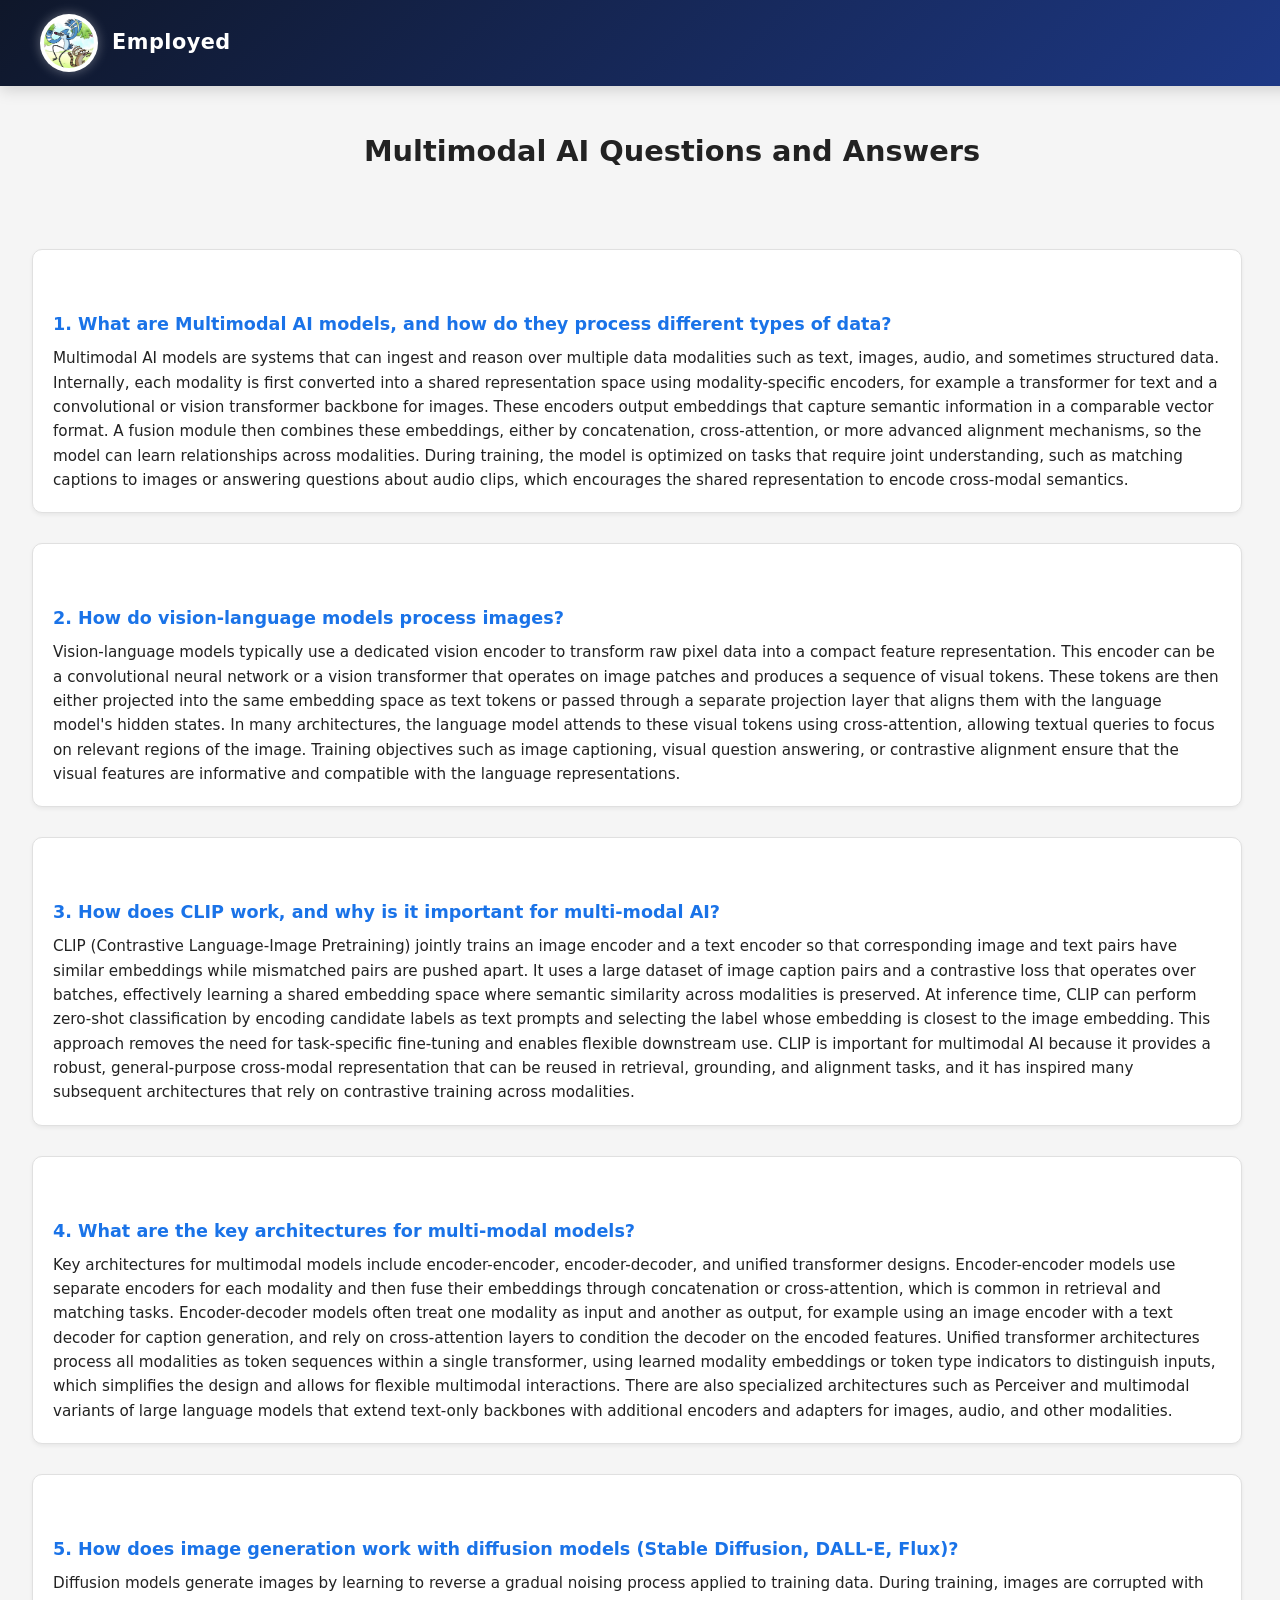
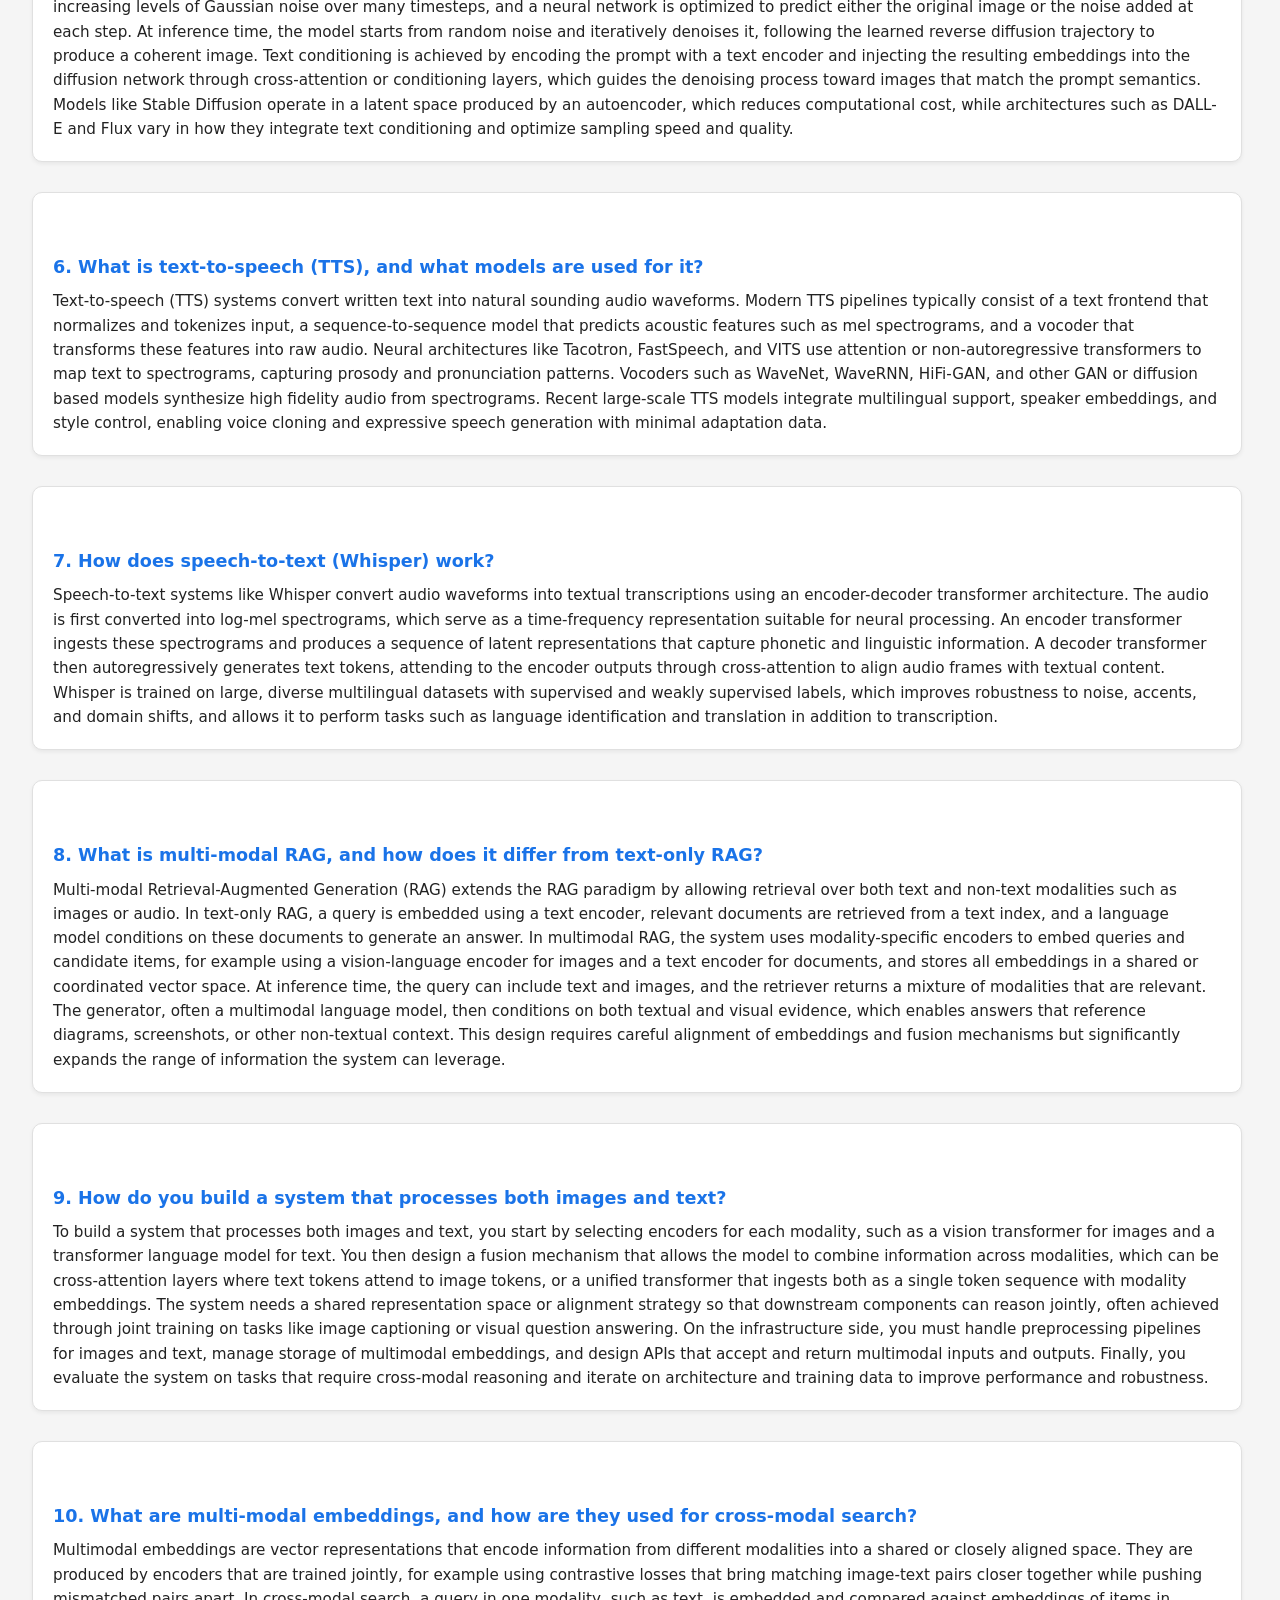
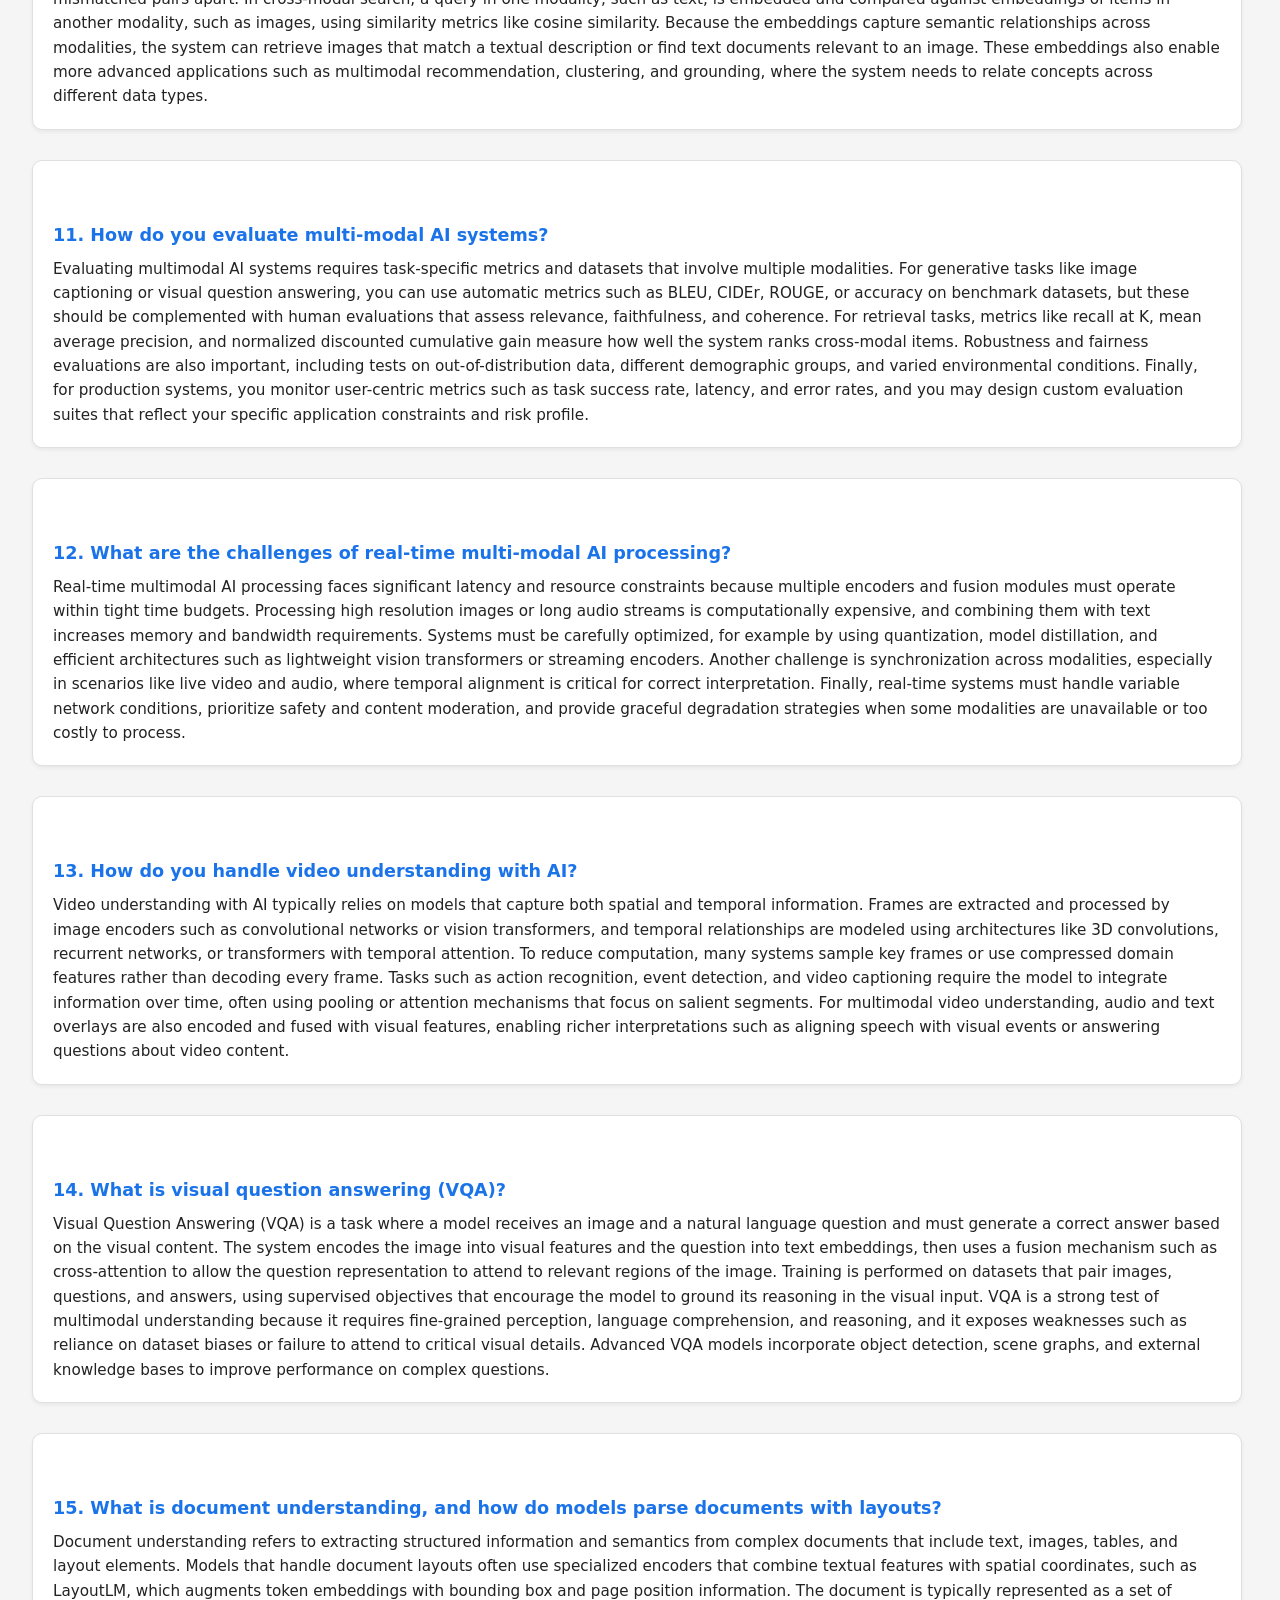
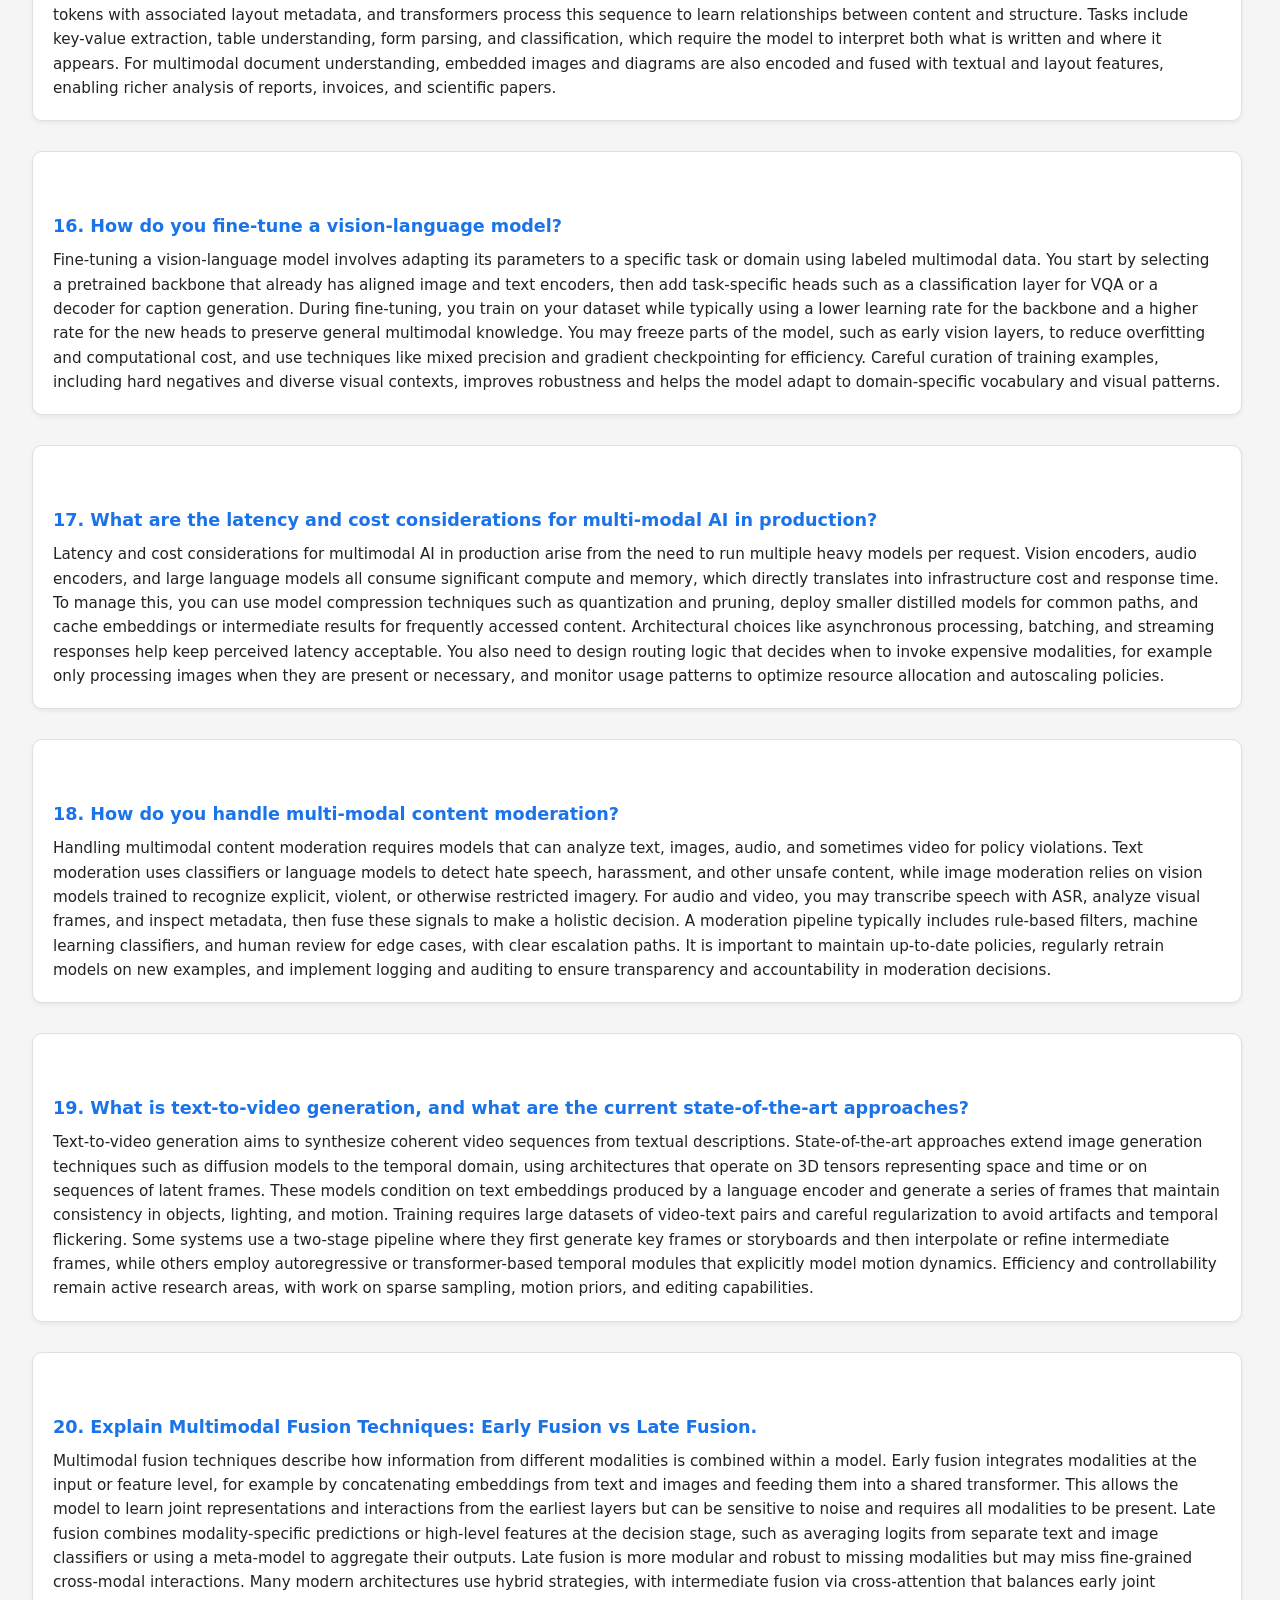
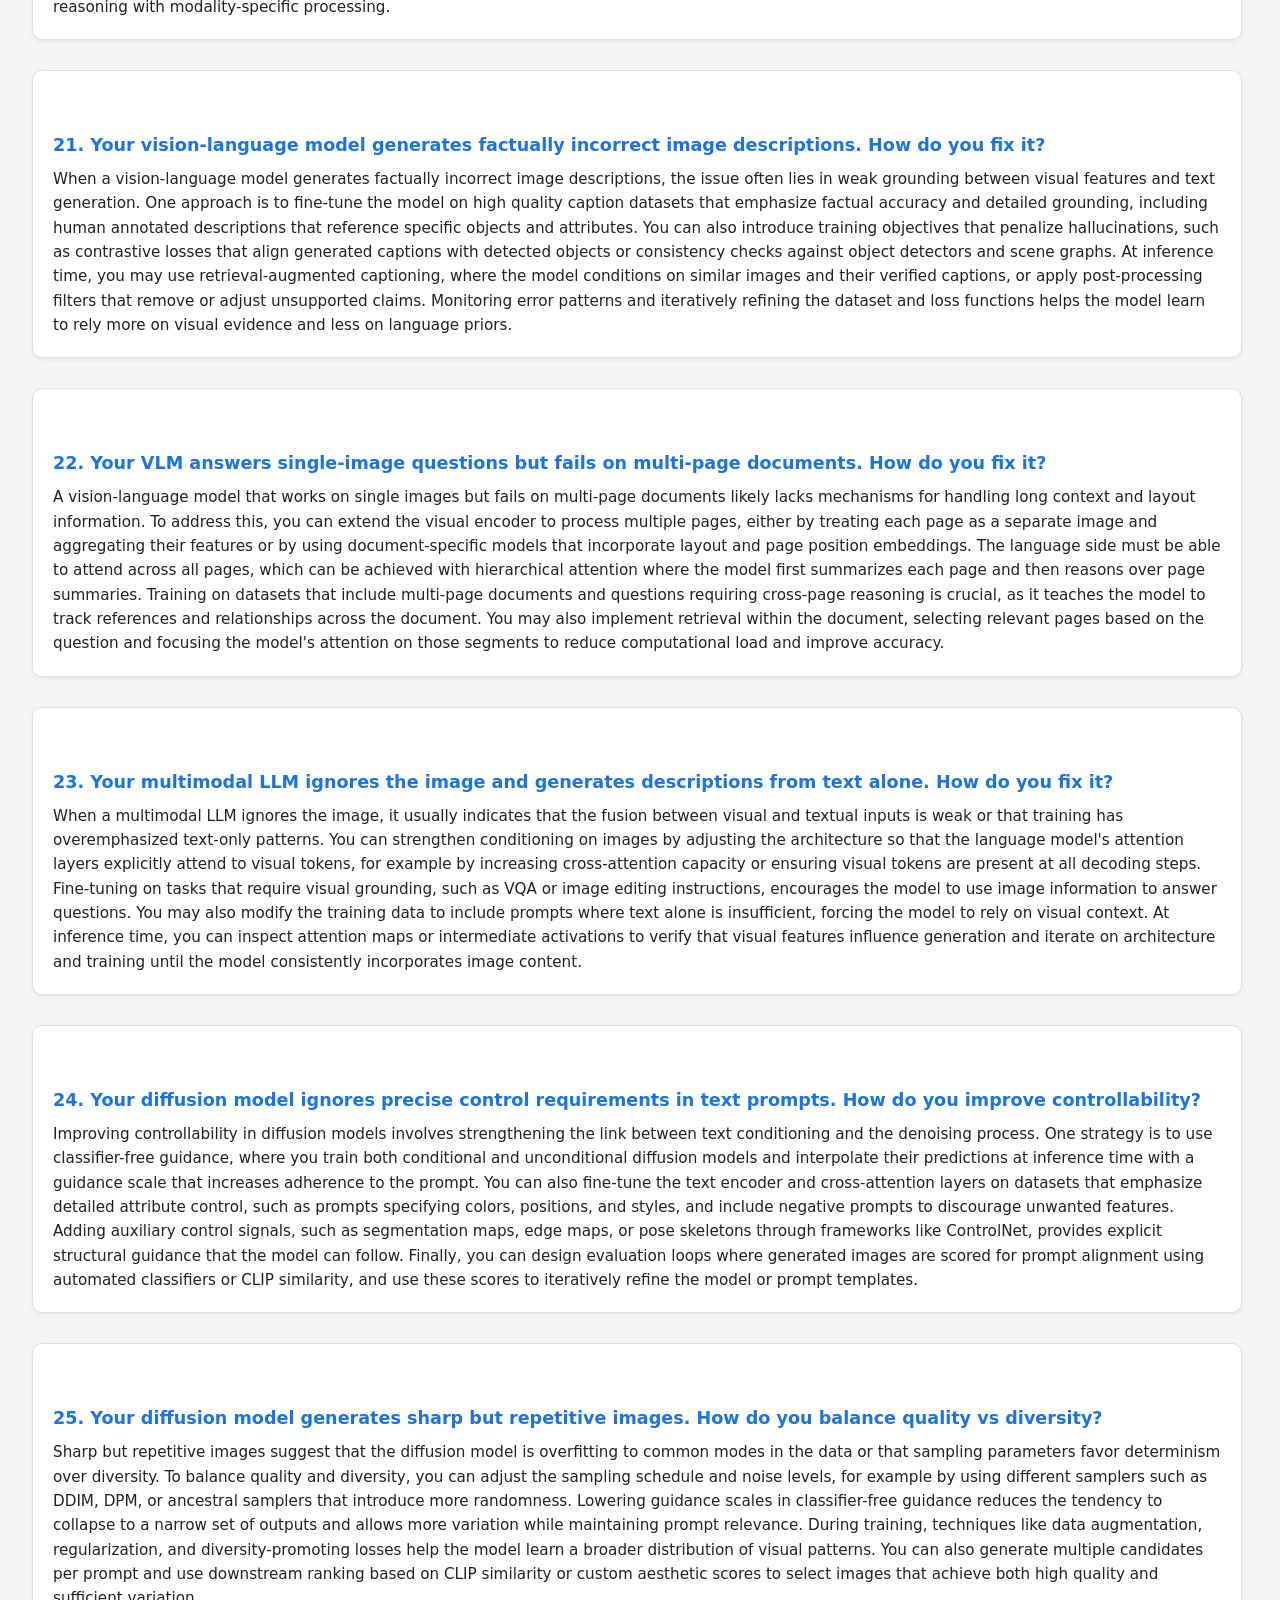
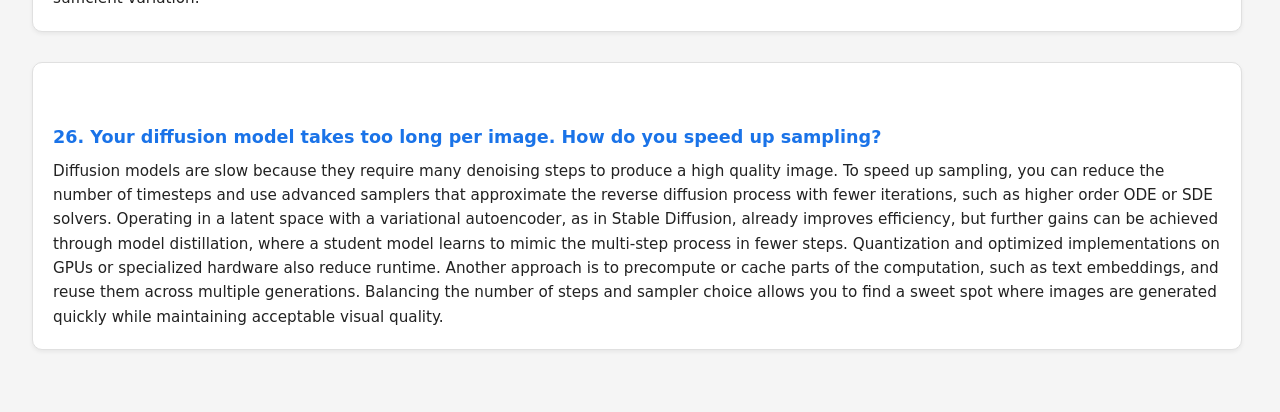
<file: public/multimodal-ai.html>
<!DOCTYPE html>
<html lang="en">
<head>
  <meta charset="UTF-8" />
  <title>Multimodal AI Q&A</title>
  <link rel="stylesheet" href="./nav.css">
  <style>
    body {
      font-family: system-ui, -apple-system, BlinkMacSystemFont, "Segoe UI", sans-serif;
      margin: 0;
      padding: 2rem;
      background-color: #f5f5f5;
      color: #222;
      line-height: 1.6;
    }

    .container {
      max-width: 1100px;
      margin: 0 auto;
      background: #ffffff;
      padding: 2rem;
      border-radius: 8px;
      box-shadow: 0 2px 8px rgba(0, 0, 0, 0.06);
    }

    h1 {
      font-size: 1.8rem;
      margin-bottom: 1.5rem;
      text-align: center;
    }

  .question {
        margin-bottom: 30px;
        padding: 20px;
        border: 1px solid #e0e0e0;
        border-radius: 10px;
        background: #fff;
        box-shadow: 0 2px 4px rgba(0,0,0,0.06);
        transition: box-shadow 0.2s ease, transform 0.2s ease;
        margin-right: 70px;
    }

    .question h2 {
      font-size: 1.1rem;
      margin-bottom: 0.5rem;
    }

    .question p {
      margin: 0;
      font-size: 0.95rem;
    }
  </style>
</head>
<body>

<nav class="navbar">

    <a href="index.html" class="logo">
        <img src="./1314004-Regular-Show-HD-Wallpaper.jpg" alt="Logo">
        <span>Employed</span>
    </a>

</nav>
<br>
<br>
<br>


     <h1>Multimodal AI Questions and Answers</h1> 
    <br>
    <br>

  

    <!-- 1 -->
    <div class="question">
      <h2>1. What are Multimodal AI models, and how do they process different types of data?</h2>
      <p>
        Multimodal AI models are systems that can ingest and reason over multiple data modalities such as text, images, audio, and sometimes structured data. Internally, each modality is first converted into a shared representation space using modality-specific encoders, for example a transformer for text and a convolutional or vision transformer backbone for images. These encoders output embeddings that capture semantic information in a comparable vector format. A fusion module then combines these embeddings, either by concatenation, cross-attention, or more advanced alignment mechanisms, so the model can learn relationships across modalities. During training, the model is optimized on tasks that require joint understanding, such as matching captions to images or answering questions about audio clips, which encourages the shared representation to encode cross-modal semantics.
      </p>
    </div>

    <!-- 2 -->
    <div class="question">
      <h2>2. How do vision-language models process images?</h2>
      <p>
        Vision-language models typically use a dedicated vision encoder to transform raw pixel data into a compact feature representation. This encoder can be a convolutional neural network or a vision transformer that operates on image patches and produces a sequence of visual tokens. These tokens are then either projected into the same embedding space as text tokens or passed through a separate projection layer that aligns them with the language model's hidden states. In many architectures, the language model attends to these visual tokens using cross-attention, allowing textual queries to focus on relevant regions of the image. Training objectives such as image captioning, visual question answering, or contrastive alignment ensure that the visual features are informative and compatible with the language representations.
      </p>
    </div>

    <!-- 3 -->
    <div class="question">
      <h2>3. How does CLIP work, and why is it important for multi-modal AI?</h2>
      <p>
        CLIP (Contrastive Language-Image Pretraining) jointly trains an image encoder and a text encoder so that corresponding image and text pairs have similar embeddings while mismatched pairs are pushed apart. It uses a large dataset of image caption pairs and a contrastive loss that operates over batches, effectively learning a shared embedding space where semantic similarity across modalities is preserved. At inference time, CLIP can perform zero-shot classification by encoding candidate labels as text prompts and selecting the label whose embedding is closest to the image embedding. This approach removes the need for task-specific fine-tuning and enables flexible downstream use. CLIP is important for multimodal AI because it provides a robust, general-purpose cross-modal representation that can be reused in retrieval, grounding, and alignment tasks, and it has inspired many subsequent architectures that rely on contrastive training across modalities.
      </p>
    </div>

    <!-- 4 -->
    <div class="question">
      <h2>4. What are the key architectures for multi-modal models?</h2>
      <p>
        Key architectures for multimodal models include encoder-encoder, encoder-decoder, and unified transformer designs. Encoder-encoder models use separate encoders for each modality and then fuse their embeddings through concatenation or cross-attention, which is common in retrieval and matching tasks. Encoder-decoder models often treat one modality as input and another as output, for example using an image encoder with a text decoder for caption generation, and rely on cross-attention layers to condition the decoder on the encoded features. Unified transformer architectures process all modalities as token sequences within a single transformer, using learned modality embeddings or token type indicators to distinguish inputs, which simplifies the design and allows for flexible multimodal interactions. There are also specialized architectures such as Perceiver and multimodal variants of large language models that extend text-only backbones with additional encoders and adapters for images, audio, and other modalities.
      </p>
    </div>

    <!-- 5 -->
    <div class="question">
      <h2>5. How does image generation work with diffusion models (Stable Diffusion, DALL-E, Flux)?</h2>
      <p>
        Diffusion models generate images by learning to reverse a gradual noising process applied to training data. During training, images are corrupted with increasing levels of Gaussian noise over many timesteps, and a neural network is optimized to predict either the original image or the noise added at each step. At inference time, the model starts from random noise and iteratively denoises it, following the learned reverse diffusion trajectory to produce a coherent image. Text conditioning is achieved by encoding the prompt with a text encoder and injecting the resulting embeddings into the diffusion network through cross-attention or conditioning layers, which guides the denoising process toward images that match the prompt semantics. Models like Stable Diffusion operate in a latent space produced by an autoencoder, which reduces computational cost, while architectures such as DALL-E and Flux vary in how they integrate text conditioning and optimize sampling speed and quality.
      </p>
    </div>

    <!-- 6 -->
    <div class="question">
      <h2>6. What is text-to-speech (TTS), and what models are used for it?</h2>
      <p>
        Text-to-speech (TTS) systems convert written text into natural sounding audio waveforms. Modern TTS pipelines typically consist of a text frontend that normalizes and tokenizes input, a sequence-to-sequence model that predicts acoustic features such as mel spectrograms, and a vocoder that transforms these features into raw audio. Neural architectures like Tacotron, FastSpeech, and VITS use attention or non-autoregressive transformers to map text to spectrograms, capturing prosody and pronunciation patterns. Vocoders such as WaveNet, WaveRNN, HiFi-GAN, and other GAN or diffusion based models synthesize high fidelity audio from spectrograms. Recent large-scale TTS models integrate multilingual support, speaker embeddings, and style control, enabling voice cloning and expressive speech generation with minimal adaptation data.
      </p>
    </div>

    <!-- 7 -->
    <div class="question">
      <h2>7. How does speech-to-text (Whisper) work?</h2>
      <p>
        Speech-to-text systems like Whisper convert audio waveforms into textual transcriptions using an encoder-decoder transformer architecture. The audio is first converted into log-mel spectrograms, which serve as a time-frequency representation suitable for neural processing. An encoder transformer ingests these spectrograms and produces a sequence of latent representations that capture phonetic and linguistic information. A decoder transformer then autoregressively generates text tokens, attending to the encoder outputs through cross-attention to align audio frames with textual content. Whisper is trained on large, diverse multilingual datasets with supervised and weakly supervised labels, which improves robustness to noise, accents, and domain shifts, and allows it to perform tasks such as language identification and translation in addition to transcription.
      </p>
    </div>

    <!-- 8 -->
    <div class="question">
      <h2>8. What is multi-modal RAG, and how does it differ from text-only RAG?</h2>
      <p>
        Multi-modal Retrieval-Augmented Generation (RAG) extends the RAG paradigm by allowing retrieval over both text and non-text modalities such as images or audio. In text-only RAG, a query is embedded using a text encoder, relevant documents are retrieved from a text index, and a language model conditions on these documents to generate an answer. In multimodal RAG, the system uses modality-specific encoders to embed queries and candidate items, for example using a vision-language encoder for images and a text encoder for documents, and stores all embeddings in a shared or coordinated vector space. At inference time, the query can include text and images, and the retriever returns a mixture of modalities that are relevant. The generator, often a multimodal language model, then conditions on both textual and visual evidence, which enables answers that reference diagrams, screenshots, or other non-textual context. This design requires careful alignment of embeddings and fusion mechanisms but significantly expands the range of information the system can leverage.
      </p>
    </div>

    <!-- 9 -->
    <div class="question">
      <h2>9. How do you build a system that processes both images and text?</h2>
      <p>
        To build a system that processes both images and text, you start by selecting encoders for each modality, such as a vision transformer for images and a transformer language model for text. You then design a fusion mechanism that allows the model to combine information across modalities, which can be cross-attention layers where text tokens attend to image tokens, or a unified transformer that ingests both as a single token sequence with modality embeddings. The system needs a shared representation space or alignment strategy so that downstream components can reason jointly, often achieved through joint training on tasks like image captioning or visual question answering. On the infrastructure side, you must handle preprocessing pipelines for images and text, manage storage of multimodal embeddings, and design APIs that accept and return multimodal inputs and outputs. Finally, you evaluate the system on tasks that require cross-modal reasoning and iterate on architecture and training data to improve performance and robustness.
      </p>
    </div>

    <!-- 10 -->
    <div class="question">
      <h2>10. What are multi-modal embeddings, and how are they used for cross-modal search?</h2>
      <p>
        Multimodal embeddings are vector representations that encode information from different modalities into a shared or closely aligned space. They are produced by encoders that are trained jointly, for example using contrastive losses that bring matching image-text pairs closer together while pushing mismatched pairs apart. In cross-modal search, a query in one modality, such as text, is embedded and compared against embeddings of items in another modality, such as images, using similarity metrics like cosine similarity. Because the embeddings capture semantic relationships across modalities, the system can retrieve images that match a textual description or find text documents relevant to an image. These embeddings also enable more advanced applications such as multimodal recommendation, clustering, and grounding, where the system needs to relate concepts across different data types.
      </p>
    </div>

    <!-- 11 -->
    <div class="question">
      <h2>11. How do you evaluate multi-modal AI systems?</h2>
      <p>
        Evaluating multimodal AI systems requires task-specific metrics and datasets that involve multiple modalities. For generative tasks like image captioning or visual question answering, you can use automatic metrics such as BLEU, CIDEr, ROUGE, or accuracy on benchmark datasets, but these should be complemented with human evaluations that assess relevance, faithfulness, and coherence. For retrieval tasks, metrics like recall at K, mean average precision, and normalized discounted cumulative gain measure how well the system ranks cross-modal items. Robustness and fairness evaluations are also important, including tests on out-of-distribution data, different demographic groups, and varied environmental conditions. Finally, for production systems, you monitor user-centric metrics such as task success rate, latency, and error rates, and you may design custom evaluation suites that reflect your specific application constraints and risk profile.
      </p>
    </div>

    <!-- 12 -->
    <div class="question">
      <h2>12. What are the challenges of real-time multi-modal AI processing?</h2>
      <p>
        Real-time multimodal AI processing faces significant latency and resource constraints because multiple encoders and fusion modules must operate within tight time budgets. Processing high resolution images or long audio streams is computationally expensive, and combining them with text increases memory and bandwidth requirements. Systems must be carefully optimized, for example by using quantization, model distillation, and efficient architectures such as lightweight vision transformers or streaming encoders. Another challenge is synchronization across modalities, especially in scenarios like live video and audio, where temporal alignment is critical for correct interpretation. Finally, real-time systems must handle variable network conditions, prioritize safety and content moderation, and provide graceful degradation strategies when some modalities are unavailable or too costly to process.
      </p>
    </div>

    <!-- 13 -->
    <div class="question">
      <h2>13. How do you handle video understanding with AI?</h2>
      <p>
        Video understanding with AI typically relies on models that capture both spatial and temporal information. Frames are extracted and processed by image encoders such as convolutional networks or vision transformers, and temporal relationships are modeled using architectures like 3D convolutions, recurrent networks, or transformers with temporal attention. To reduce computation, many systems sample key frames or use compressed domain features rather than decoding every frame. Tasks such as action recognition, event detection, and video captioning require the model to integrate information over time, often using pooling or attention mechanisms that focus on salient segments. For multimodal video understanding, audio and text overlays are also encoded and fused with visual features, enabling richer interpretations such as aligning speech with visual events or answering questions about video content.
      </p>
    </div>

    <!-- 14 -->
    <div class="question">
      <h2>14. What is visual question answering (VQA)?</h2>
      <p>
        Visual Question Answering (VQA) is a task where a model receives an image and a natural language question and must generate a correct answer based on the visual content. The system encodes the image into visual features and the question into text embeddings, then uses a fusion mechanism such as cross-attention to allow the question representation to attend to relevant regions of the image. Training is performed on datasets that pair images, questions, and answers, using supervised objectives that encourage the model to ground its reasoning in the visual input. VQA is a strong test of multimodal understanding because it requires fine-grained perception, language comprehension, and reasoning, and it exposes weaknesses such as reliance on dataset biases or failure to attend to critical visual details. Advanced VQA models incorporate object detection, scene graphs, and external knowledge bases to improve performance on complex questions.
      </p>
    </div>

    <!-- 15 -->
    <div class="question">
      <h2>15. What is document understanding, and how do models parse documents with layouts?</h2>
      <p>
        Document understanding refers to extracting structured information and semantics from complex documents that include text, images, tables, and layout elements. Models that handle document layouts often use specialized encoders that combine textual features with spatial coordinates, such as LayoutLM, which augments token embeddings with bounding box and page position information. The document is typically represented as a set of tokens with associated layout metadata, and transformers process this sequence to learn relationships between content and structure. Tasks include key-value extraction, table understanding, form parsing, and classification, which require the model to interpret both what is written and where it appears. For multimodal document understanding, embedded images and diagrams are also encoded and fused with textual and layout features, enabling richer analysis of reports, invoices, and scientific papers.
      </p>
    </div>

    <!-- 16 -->
    <div class="question">
      <h2>16. How do you fine-tune a vision-language model?</h2>
      <p>
        Fine-tuning a vision-language model involves adapting its parameters to a specific task or domain using labeled multimodal data. You start by selecting a pretrained backbone that already has aligned image and text encoders, then add task-specific heads such as a classification layer for VQA or a decoder for caption generation. During fine-tuning, you train on your dataset while typically using a lower learning rate for the backbone and a higher rate for the new heads to preserve general multimodal knowledge. You may freeze parts of the model, such as early vision layers, to reduce overfitting and computational cost, and use techniques like mixed precision and gradient checkpointing for efficiency. Careful curation of training examples, including hard negatives and diverse visual contexts, improves robustness and helps the model adapt to domain-specific vocabulary and visual patterns.
      </p>
    </div>

    <!-- 17 -->
    <div class="question">
      <h2>17. What are the latency and cost considerations for multi-modal AI in production?</h2>
      <p>
        Latency and cost considerations for multimodal AI in production arise from the need to run multiple heavy models per request. Vision encoders, audio encoders, and large language models all consume significant compute and memory, which directly translates into infrastructure cost and response time. To manage this, you can use model compression techniques such as quantization and pruning, deploy smaller distilled models for common paths, and cache embeddings or intermediate results for frequently accessed content. Architectural choices like asynchronous processing, batching, and streaming responses help keep perceived latency acceptable. You also need to design routing logic that decides when to invoke expensive modalities, for example only processing images when they are present or necessary, and monitor usage patterns to optimize resource allocation and autoscaling policies.
      </p>
    </div>

    <!-- 18 -->
    <div class="question">
      <h2>18. How do you handle multi-modal content moderation?</h2>
      <p>
        Handling multimodal content moderation requires models that can analyze text, images, audio, and sometimes video for policy violations. Text moderation uses classifiers or language models to detect hate speech, harassment, and other unsafe content, while image moderation relies on vision models trained to recognize explicit, violent, or otherwise restricted imagery. For audio and video, you may transcribe speech with ASR, analyze visual frames, and inspect metadata, then fuse these signals to make a holistic decision. A moderation pipeline typically includes rule-based filters, machine learning classifiers, and human review for edge cases, with clear escalation paths. It is important to maintain up-to-date policies, regularly retrain models on new examples, and implement logging and auditing to ensure transparency and accountability in moderation decisions.
      </p>
    </div>

    <!-- 19 -->
    <div class="question">
      <h2>19. What is text-to-video generation, and what are the current state-of-the-art approaches?</h2>
      <p>
        Text-to-video generation aims to synthesize coherent video sequences from textual descriptions. State-of-the-art approaches extend image generation techniques such as diffusion models to the temporal domain, using architectures that operate on 3D tensors representing space and time or on sequences of latent frames. These models condition on text embeddings produced by a language encoder and generate a series of frames that maintain consistency in objects, lighting, and motion. Training requires large datasets of video-text pairs and careful regularization to avoid artifacts and temporal flickering. Some systems use a two-stage pipeline where they first generate key frames or storyboards and then interpolate or refine intermediate frames, while others employ autoregressive or transformer-based temporal modules that explicitly model motion dynamics. Efficiency and controllability remain active research areas, with work on sparse sampling, motion priors, and editing capabilities.
      </p>
    </div>

    <!-- 20 -->
    <div class="question">
      <h2>20. Explain Multimodal Fusion Techniques: Early Fusion vs Late Fusion.</h2>
      <p>
        Multimodal fusion techniques describe how information from different modalities is combined within a model. Early fusion integrates modalities at the input or feature level, for example by concatenating embeddings from text and images and feeding them into a shared transformer. This allows the model to learn joint representations and interactions from the earliest layers but can be sensitive to noise and requires all modalities to be present. Late fusion combines modality-specific predictions or high-level features at the decision stage, such as averaging logits from separate text and image classifiers or using a meta-model to aggregate their outputs. Late fusion is more modular and robust to missing modalities but may miss fine-grained cross-modal interactions. Many modern architectures use hybrid strategies, with intermediate fusion via cross-attention that balances early joint reasoning with modality-specific processing.
      </p>
    </div>

    <!-- 21 -->
    <div class="question">
      <h2>21. Your vision-language model generates factually incorrect image descriptions. How do you fix it?</h2>
      <p>
        When a vision-language model generates factually incorrect image descriptions, the issue often lies in weak grounding between visual features and text generation. One approach is to fine-tune the model on high quality caption datasets that emphasize factual accuracy and detailed grounding, including human annotated descriptions that reference specific objects and attributes. You can also introduce training objectives that penalize hallucinations, such as contrastive losses that align generated captions with detected objects or consistency checks against object detectors and scene graphs. At inference time, you may use retrieval-augmented captioning, where the model conditions on similar images and their verified captions, or apply post-processing filters that remove or adjust unsupported claims. Monitoring error patterns and iteratively refining the dataset and loss functions helps the model learn to rely more on visual evidence and less on language priors.
      </p>
    </div>

    <!-- 22 -->
    <div class="question">
      <h2>22. Your VLM answers single-image questions but fails on multi-page documents. How do you fix it?</h2>
      <p>
        A vision-language model that works on single images but fails on multi-page documents likely lacks mechanisms for handling long context and layout information. To address this, you can extend the visual encoder to process multiple pages, either by treating each page as a separate image and aggregating their features or by using document-specific models that incorporate layout and page position embeddings. The language side must be able to attend across all pages, which can be achieved with hierarchical attention where the model first summarizes each page and then reasons over page summaries. Training on datasets that include multi-page documents and questions requiring cross-page reasoning is crucial, as it teaches the model to track references and relationships across the document. You may also implement retrieval within the document, selecting relevant pages based on the question and focusing the model's attention on those segments to reduce computational load and improve accuracy.
      </p>
    </div>

    <!-- 23 -->
    <div class="question">
      <h2>23. Your multimodal LLM ignores the image and generates descriptions from text alone. How do you fix it?</h2>
      <p>
        When a multimodal LLM ignores the image, it usually indicates that the fusion between visual and textual inputs is weak or that training has overemphasized text-only patterns. You can strengthen conditioning on images by adjusting the architecture so that the language model's attention layers explicitly attend to visual tokens, for example by increasing cross-attention capacity or ensuring visual tokens are present at all decoding steps. Fine-tuning on tasks that require visual grounding, such as VQA or image editing instructions, encourages the model to use image information to answer questions. You may also modify the training data to include prompts where text alone is insufficient, forcing the model to rely on visual context. At inference time, you can inspect attention maps or intermediate activations to verify that visual features influence generation and iterate on architecture and training until the model consistently incorporates image content.
      </p>
    </div>

    <!-- 24 -->
    <div class="question">
      <h2>24. Your diffusion model ignores precise control requirements in text prompts. How do you improve controllability?</h2>
      <p>
        Improving controllability in diffusion models involves strengthening the link between text conditioning and the denoising process. One strategy is to use classifier-free guidance, where you train both conditional and unconditional diffusion models and interpolate their predictions at inference time with a guidance scale that increases adherence to the prompt. You can also fine-tune the text encoder and cross-attention layers on datasets that emphasize detailed attribute control, such as prompts specifying colors, positions, and styles, and include negative prompts to discourage unwanted features. Adding auxiliary control signals, such as segmentation maps, edge maps, or pose skeletons through frameworks like ControlNet, provides explicit structural guidance that the model can follow. Finally, you can design evaluation loops where generated images are scored for prompt alignment using automated classifiers or CLIP similarity, and use these scores to iteratively refine the model or prompt templates.
      </p>
    </div>

    <!-- 25 -->
    <div class="question">
      <h2>25. Your diffusion model generates sharp but repetitive images. How do you balance quality vs diversity?</h2>
      <p>
        Sharp but repetitive images suggest that the diffusion model is overfitting to common modes in the data or that sampling parameters favor determinism over diversity. To balance quality and diversity, you can adjust the sampling schedule and noise levels, for example by using different samplers such as DDIM, DPM, or ancestral samplers that introduce more randomness. Lowering guidance scales in classifier-free guidance reduces the tendency to collapse to a narrow set of outputs and allows more variation while maintaining prompt relevance. During training, techniques like data augmentation, regularization, and diversity-promoting losses help the model learn a broader distribution of visual patterns. You can also generate multiple candidates per prompt and use downstream ranking based on CLIP similarity or custom aesthetic scores to select images that achieve both high quality and sufficient variation.
      </p>
    </div>

    <!-- 26 -->
    <div class="question">
      <h2>26. Your diffusion model takes too long per image. How do you speed up sampling?</h2>
      <p>
        Diffusion models are slow because they require many denoising steps to produce a high quality image. To speed up sampling, you can reduce the number of timesteps and use advanced samplers that approximate the reverse diffusion process with fewer iterations, such as higher order ODE or SDE solvers. Operating in a latent space with a variational autoencoder, as in Stable Diffusion, already improves efficiency, but further gains can be achieved through model distillation, where a student model learns to mimic the multi-step process in fewer steps. Quantization and optimized implementations on GPUs or specialized hardware also reduce runtime. Another approach is to precompute or cache parts of the computation, such as text embeddings, and reuse them across multiple generations. Balancing the number of steps and sampler choice allows you to find a sweet spot where images are generated quickly while maintaining acceptable visual quality.
      </p>
    </div>

  </div>
</body>
</html>
</file>
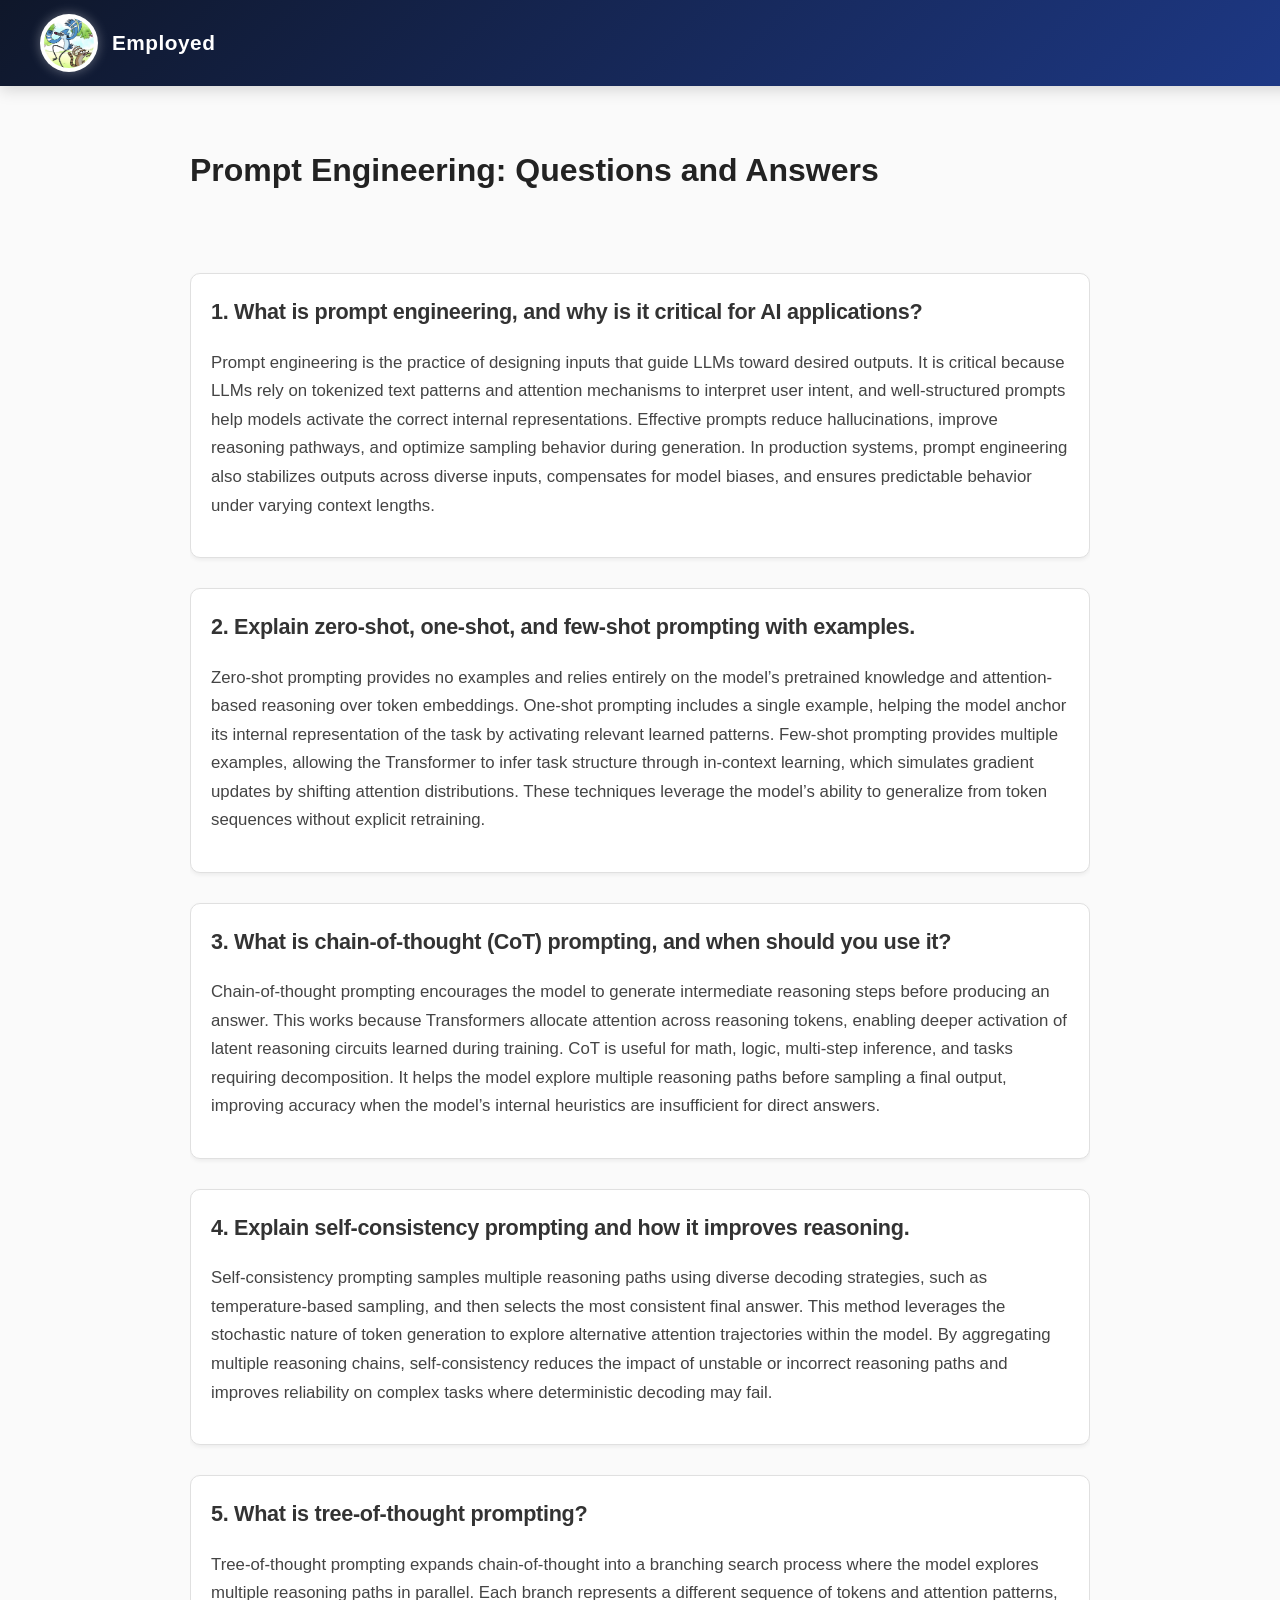
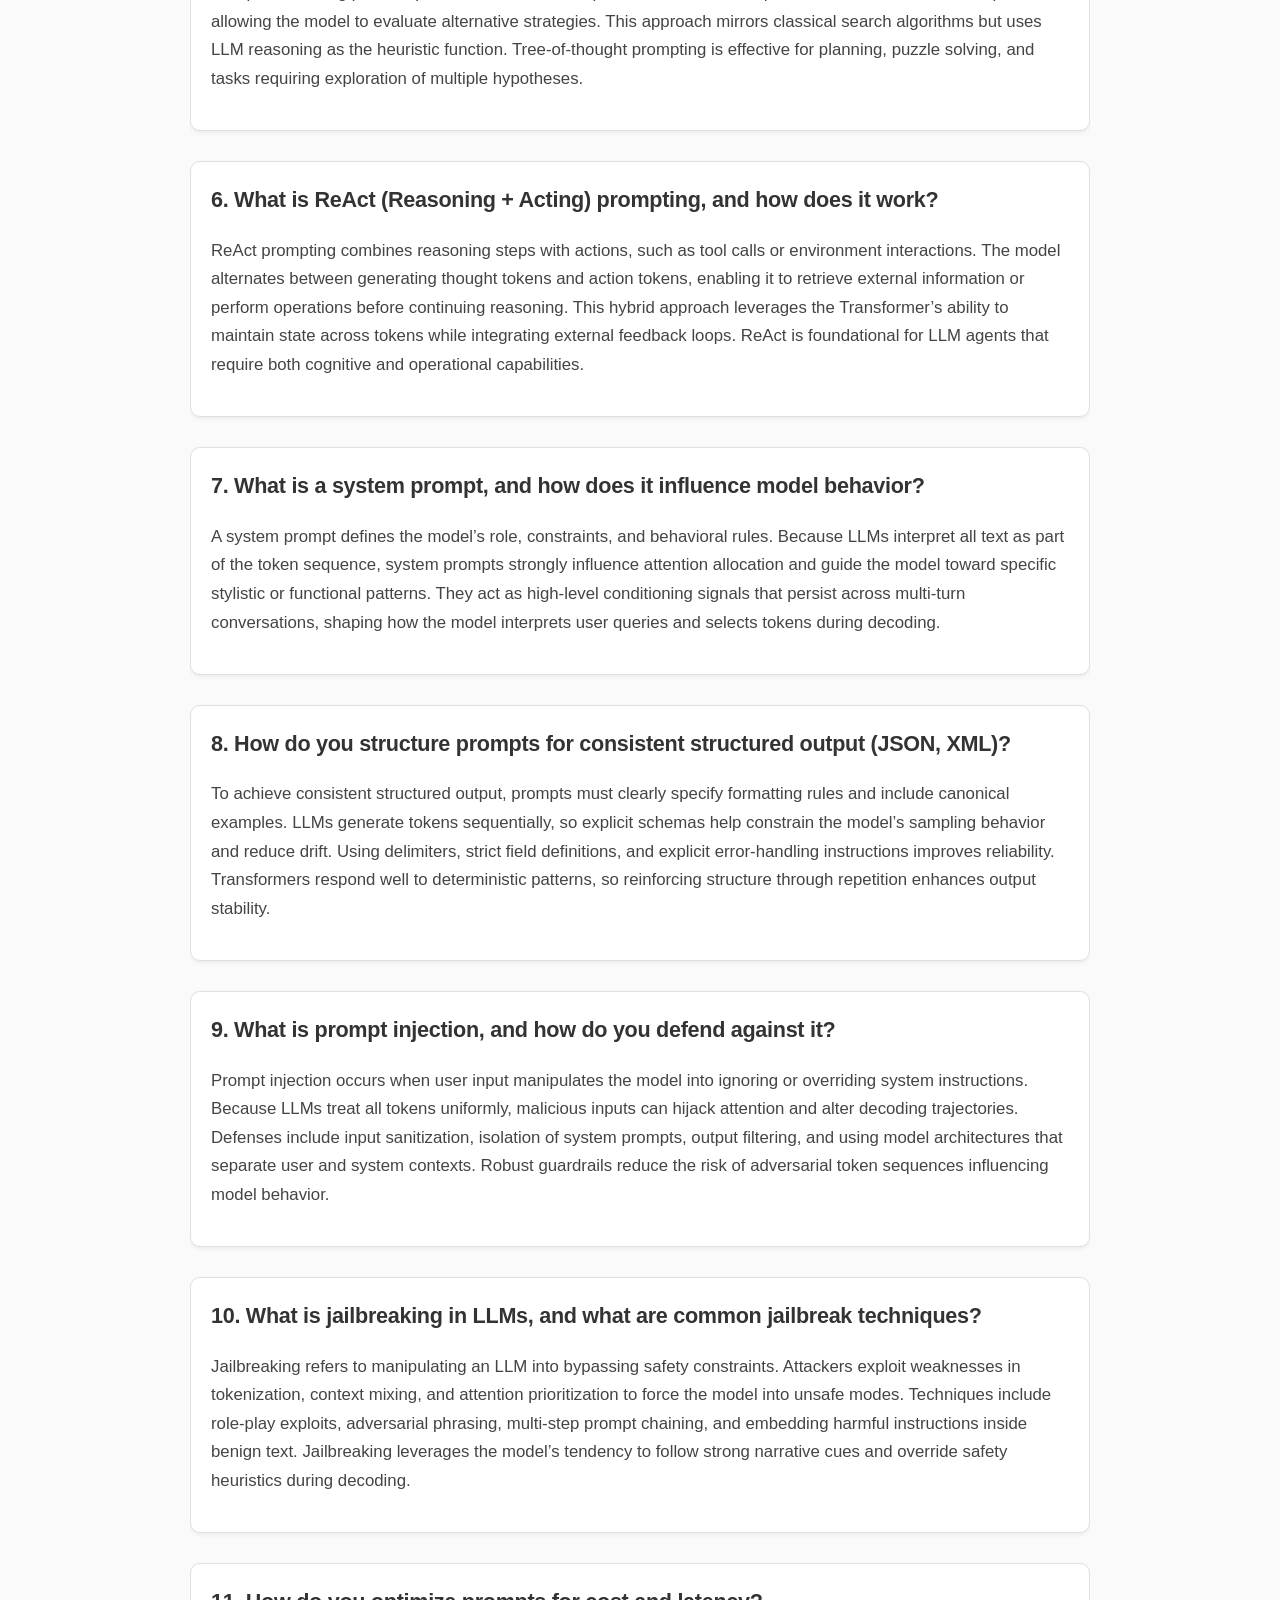
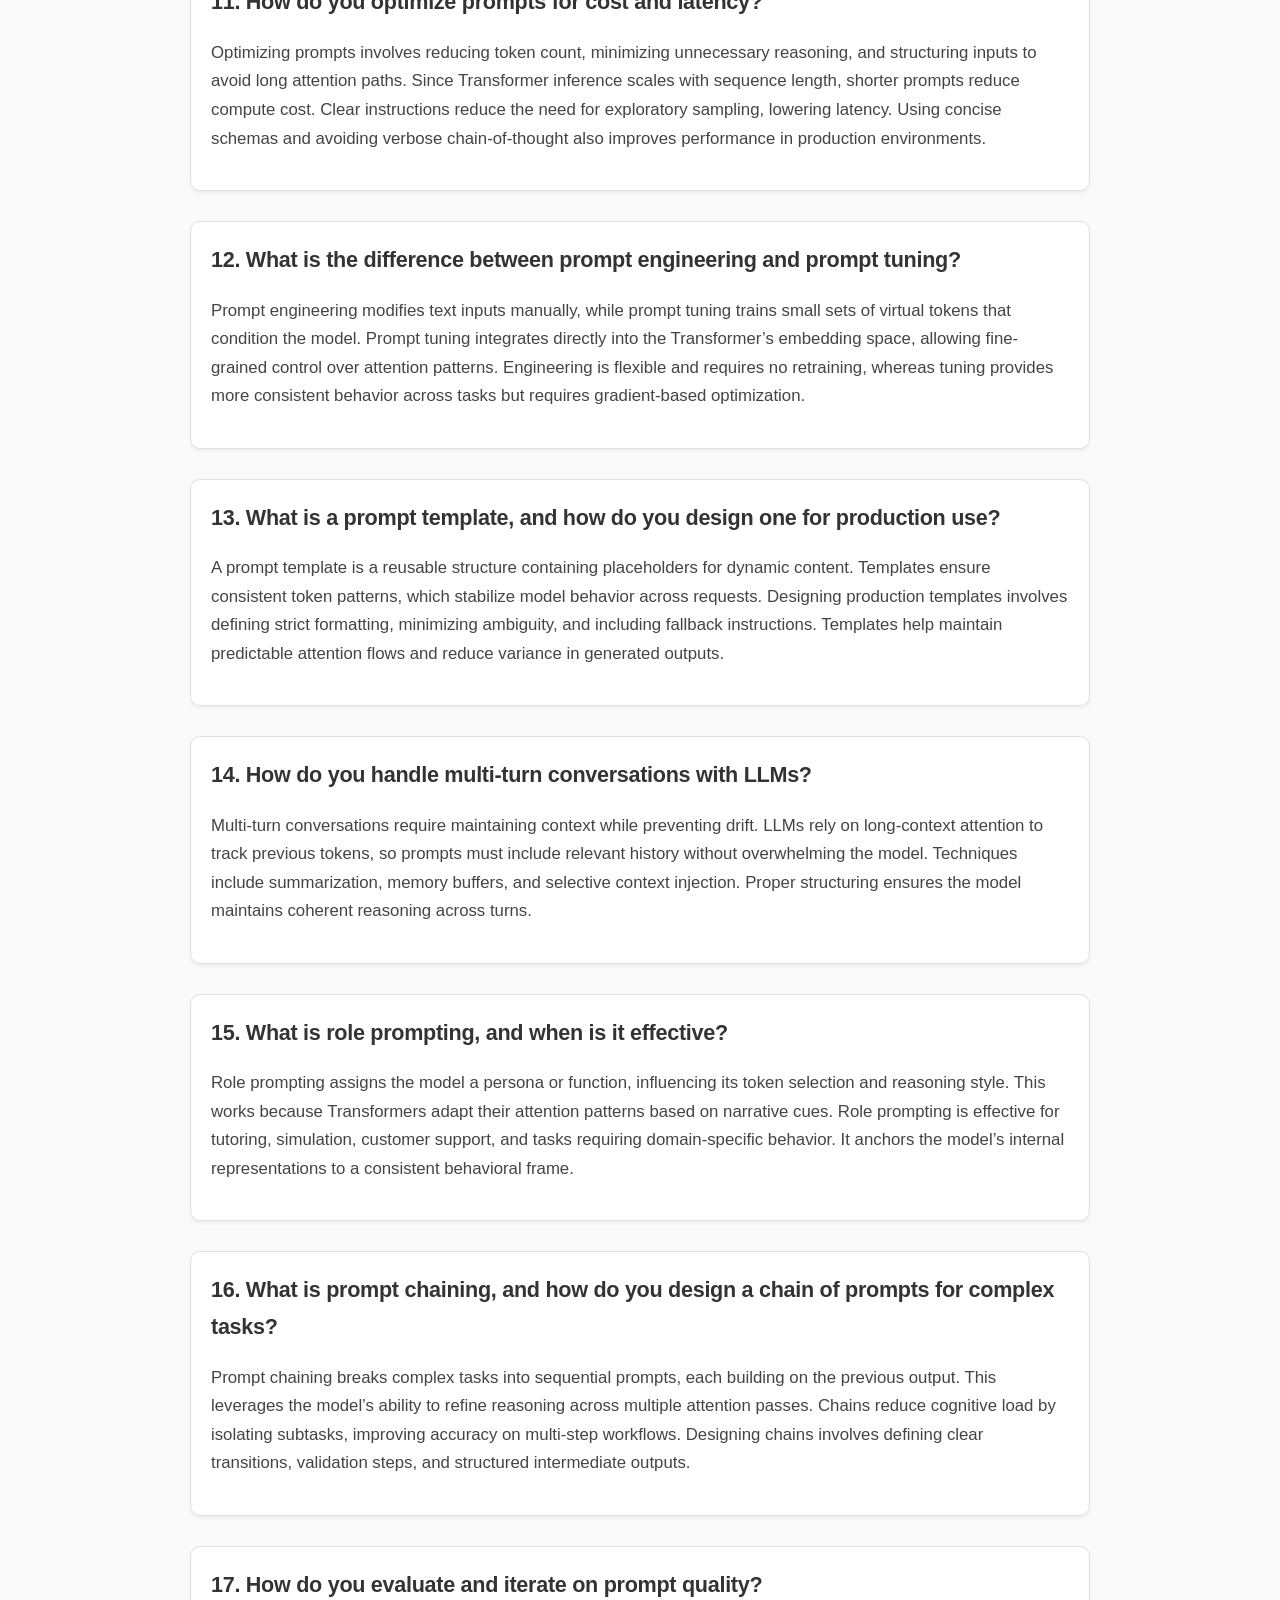
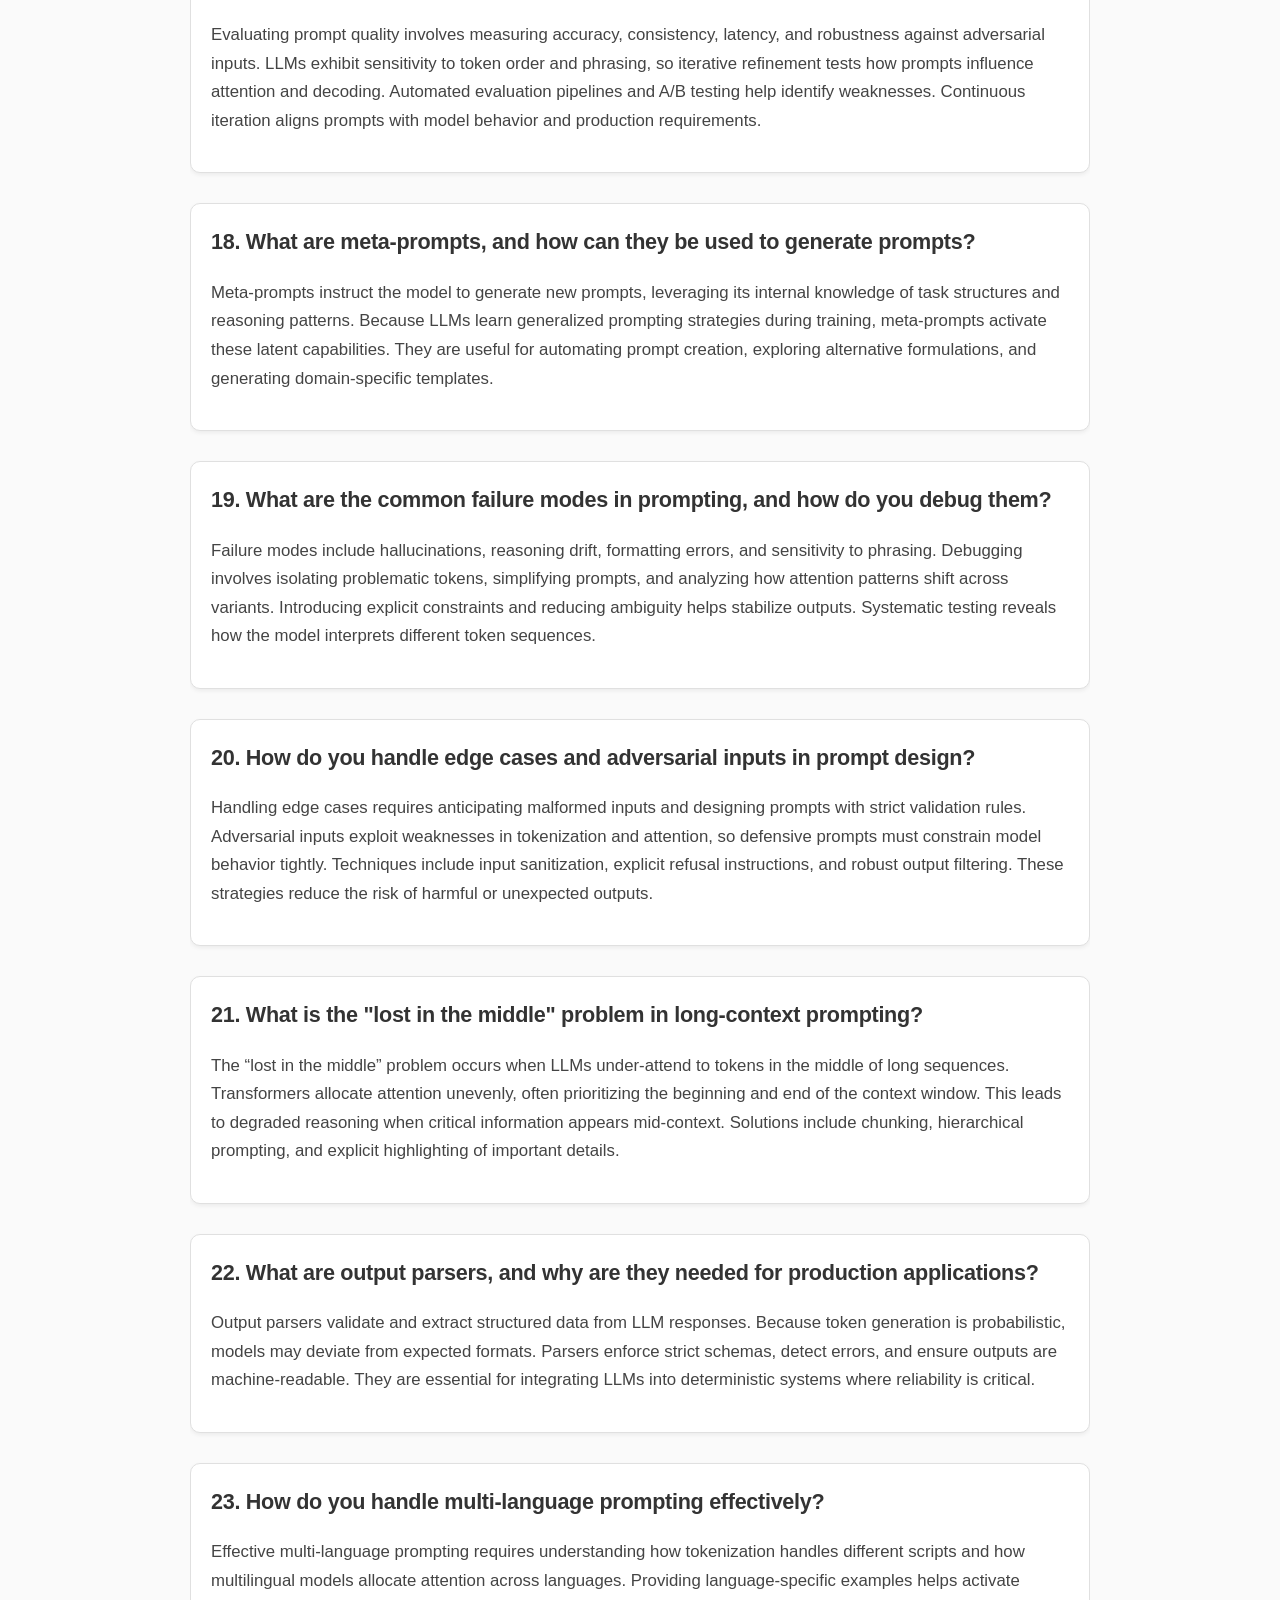
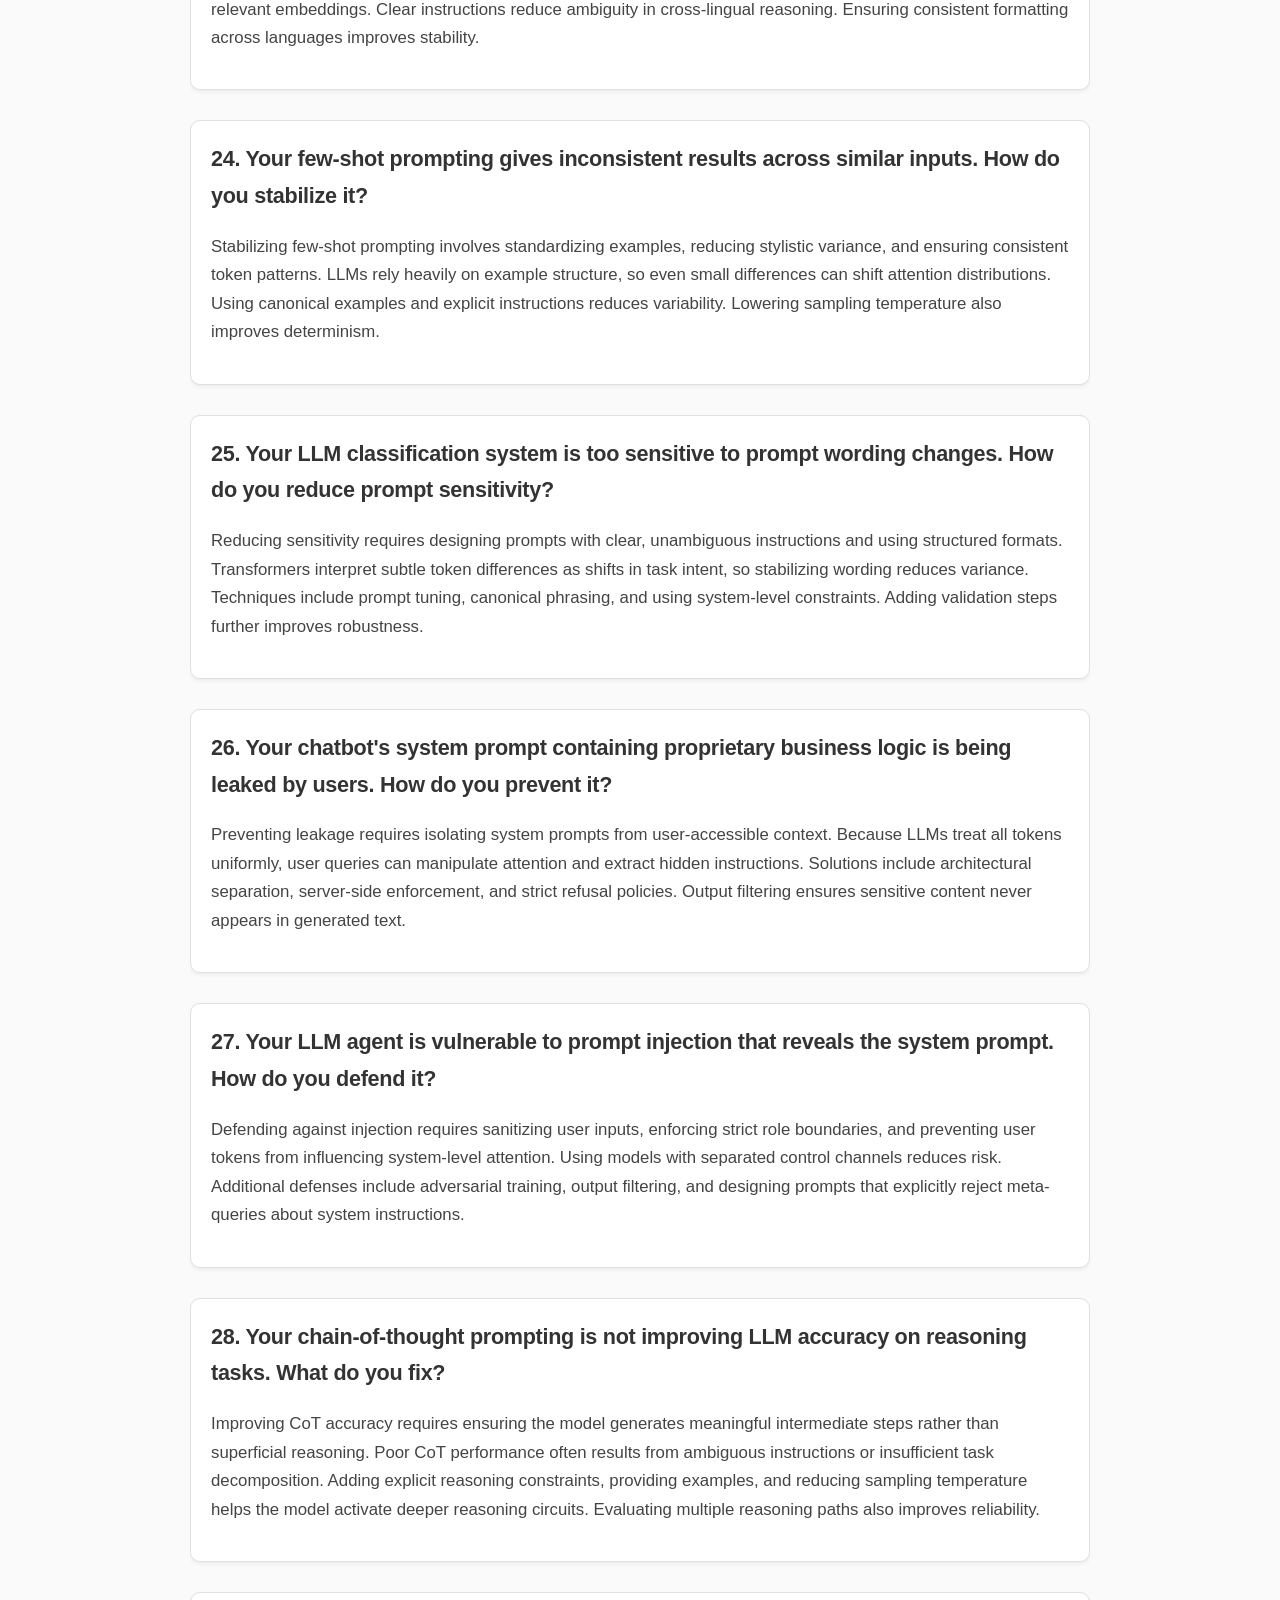
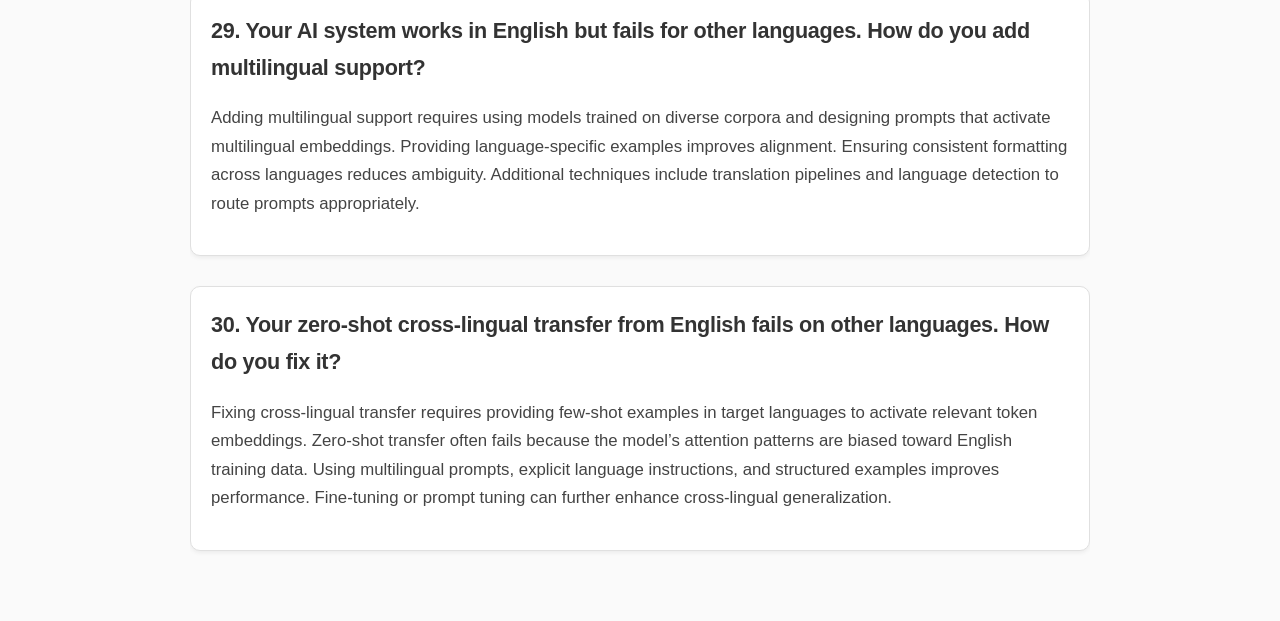
<file: public/Prompt_Engineering.html>
<!DOCTYPE html>
<html>
<head>
    <title>Prompt Engineering</title>
    <link rel="stylesheet" href="./nav.css">
    <style>
    body {
        font-family: "Inter", Arial, sans-serif;
        margin: 40px auto;
        max-width: 900px;
        line-height: 1.7;
        color: #222;
        background: #fafafa;
    }

    .question {
        margin-bottom: 30px;
        padding: 20px;
        border: 1px solid #e0e0e0;
        border-radius: 10px;
        background: #fff;
        box-shadow: 0 2px 4px rgba(0,0,0,0.06);
        transition: box-shadow 0.2s ease, transform 0.2s ease;
    }

    .question:hover {
        box-shadow: 0 4px 12px rgba(0,0,0,0.10);
        transform: translateY(-2px);
    }

    .question h2 {
        margin-top: 0;
        font-size: 1.35rem;
        color: #333;
        font-weight: 600;
        letter-spacing: -0.3px;
    }

    p {
        margin-top: 10px;
        font-size: 1.05rem;
        color: #444;
    }
</style>

</head>
<body>

<nav class="navbar">

    <a href="index.html" class="logo">
        <img src="./1314004-Regular-Show-HD-Wallpaper.jpg" alt="Logo">
        <span>Employed</span>
    </a>

</nav>
<br>
<br>
<br>


    <h1>Prompt Engineering: Questions and Answers</h1>
    <br>
    <br>
<div class="question">
    <h2>1. What is prompt engineering, and why is it critical for AI applications?</h2>
    <p>Prompt engineering is the practice of designing inputs that guide LLMs toward desired outputs. It is critical because LLMs rely on tokenized text patterns and attention mechanisms to interpret user intent, and well‑structured prompts help models activate the correct internal representations. Effective prompts reduce hallucinations, improve reasoning pathways, and optimize sampling behavior during generation. In production systems, prompt engineering also stabilizes outputs across diverse inputs, compensates for model biases, and ensures predictable behavior under varying context lengths.</p>
</div>

<div class="question">
    <h2>2. Explain zero-shot, one-shot, and few-shot prompting with examples.</h2>
    <p>Zero-shot prompting provides no examples and relies entirely on the model’s pretrained knowledge and attention-based reasoning over token embeddings. One-shot prompting includes a single example, helping the model anchor its internal representation of the task by activating relevant learned patterns. Few-shot prompting provides multiple examples, allowing the Transformer to infer task structure through in-context learning, which simulates gradient updates by shifting attention distributions. These techniques leverage the model’s ability to generalize from token sequences without explicit retraining.</p>
</div>

<div class="question">
    <h2>3. What is chain-of-thought (CoT) prompting, and when should you use it?</h2>
    <p>Chain-of-thought prompting encourages the model to generate intermediate reasoning steps before producing an answer. This works because Transformers allocate attention across reasoning tokens, enabling deeper activation of latent reasoning circuits learned during training. CoT is useful for math, logic, multi-step inference, and tasks requiring decomposition. It helps the model explore multiple reasoning paths before sampling a final output, improving accuracy when the model’s internal heuristics are insufficient for direct answers.</p>
</div>

<div class="question">
    <h2>4. Explain self-consistency prompting and how it improves reasoning.</h2>
    <p>Self-consistency prompting samples multiple reasoning paths using diverse decoding strategies, such as temperature-based sampling, and then selects the most consistent final answer. This method leverages the stochastic nature of token generation to explore alternative attention trajectories within the model. By aggregating multiple reasoning chains, self-consistency reduces the impact of unstable or incorrect reasoning paths and improves reliability on complex tasks where deterministic decoding may fail.</p>
</div>

<div class="question">
    <h2>5. What is tree-of-thought prompting?</h2>
    <p>Tree-of-thought prompting expands chain-of-thought into a branching search process where the model explores multiple reasoning paths in parallel. Each branch represents a different sequence of tokens and attention patterns, allowing the model to evaluate alternative strategies. This approach mirrors classical search algorithms but uses LLM reasoning as the heuristic function. Tree-of-thought prompting is effective for planning, puzzle solving, and tasks requiring exploration of multiple hypotheses.</p>
</div>

<div class="question">
    <h2>6. What is ReAct (Reasoning + Acting) prompting, and how does it work?</h2>
    <p>ReAct prompting combines reasoning steps with actions, such as tool calls or environment interactions. The model alternates between generating thought tokens and action tokens, enabling it to retrieve external information or perform operations before continuing reasoning. This hybrid approach leverages the Transformer’s ability to maintain state across tokens while integrating external feedback loops. ReAct is foundational for LLM agents that require both cognitive and operational capabilities.</p>
</div>

<div class="question">
    <h2>7. What is a system prompt, and how does it influence model behavior?</h2>
    <p>A system prompt defines the model’s role, constraints, and behavioral rules. Because LLMs interpret all text as part of the token sequence, system prompts strongly influence attention allocation and guide the model toward specific stylistic or functional patterns. They act as high-level conditioning signals that persist across multi-turn conversations, shaping how the model interprets user queries and selects tokens during decoding.</p>
</div>

<div class="question">
    <h2>8. How do you structure prompts for consistent structured output (JSON, XML)?</h2>
    <p>To achieve consistent structured output, prompts must clearly specify formatting rules and include canonical examples. LLMs generate tokens sequentially, so explicit schemas help constrain the model’s sampling behavior and reduce drift. Using delimiters, strict field definitions, and explicit error-handling instructions improves reliability. Transformers respond well to deterministic patterns, so reinforcing structure through repetition enhances output stability.</p>
</div>

<div class="question">
    <h2>9. What is prompt injection, and how do you defend against it?</h2>
    <p>Prompt injection occurs when user input manipulates the model into ignoring or overriding system instructions. Because LLMs treat all tokens uniformly, malicious inputs can hijack attention and alter decoding trajectories. Defenses include input sanitization, isolation of system prompts, output filtering, and using model architectures that separate user and system contexts. Robust guardrails reduce the risk of adversarial token sequences influencing model behavior.</p>
</div>

<div class="question">
    <h2>10. What is jailbreaking in LLMs, and what are common jailbreak techniques?</h2>
    <p>Jailbreaking refers to manipulating an LLM into bypassing safety constraints. Attackers exploit weaknesses in tokenization, context mixing, and attention prioritization to force the model into unsafe modes. Techniques include role-play exploits, adversarial phrasing, multi-step prompt chaining, and embedding harmful instructions inside benign text. Jailbreaking leverages the model’s tendency to follow strong narrative cues and override safety heuristics during decoding.</p>
</div>

<div class="question">
    <h2>11. How do you optimize prompts for cost and latency?</h2>
    <p>Optimizing prompts involves reducing token count, minimizing unnecessary reasoning, and structuring inputs to avoid long attention paths. Since Transformer inference scales with sequence length, shorter prompts reduce compute cost. Clear instructions reduce the need for exploratory sampling, lowering latency. Using concise schemas and avoiding verbose chain-of-thought also improves performance in production environments.</p>
</div>

<div class="question">
    <h2>12. What is the difference between prompt engineering and prompt tuning?</h2>
    <p>Prompt engineering modifies text inputs manually, while prompt tuning trains small sets of virtual tokens that condition the model. Prompt tuning integrates directly into the Transformer’s embedding space, allowing fine-grained control over attention patterns. Engineering is flexible and requires no retraining, whereas tuning provides more consistent behavior across tasks but requires gradient-based optimization.</p>
</div>

<div class="question">
    <h2>13. What is a prompt template, and how do you design one for production use?</h2>
    <p>A prompt template is a reusable structure containing placeholders for dynamic content. Templates ensure consistent token patterns, which stabilize model behavior across requests. Designing production templates involves defining strict formatting, minimizing ambiguity, and including fallback instructions. Templates help maintain predictable attention flows and reduce variance in generated outputs.</p>
</div>

<div class="question">
    <h2>14. How do you handle multi-turn conversations with LLMs?</h2>
    <p>Multi-turn conversations require maintaining context while preventing drift. LLMs rely on long-context attention to track previous tokens, so prompts must include relevant history without overwhelming the model. Techniques include summarization, memory buffers, and selective context injection. Proper structuring ensures the model maintains coherent reasoning across turns.</p>
</div>

<div class="question">
    <h2>15. What is role prompting, and when is it effective?</h2>
    <p>Role prompting assigns the model a persona or function, influencing its token selection and reasoning style. This works because Transformers adapt their attention patterns based on narrative cues. Role prompting is effective for tutoring, simulation, customer support, and tasks requiring domain-specific behavior. It anchors the model’s internal representations to a consistent behavioral frame.</p>
</div>

<div class="question">
    <h2>16. What is prompt chaining, and how do you design a chain of prompts for complex tasks?</h2>
    <p>Prompt chaining breaks complex tasks into sequential prompts, each building on the previous output. This leverages the model’s ability to refine reasoning across multiple attention passes. Chains reduce cognitive load by isolating subtasks, improving accuracy on multi-step workflows. Designing chains involves defining clear transitions, validation steps, and structured intermediate outputs.</p>
</div>

<div class="question">
    <h2>17. How do you evaluate and iterate on prompt quality?</h2>
    <p>Evaluating prompt quality involves measuring accuracy, consistency, latency, and robustness against adversarial inputs. LLMs exhibit sensitivity to token order and phrasing, so iterative refinement tests how prompts influence attention and decoding. Automated evaluation pipelines and A/B testing help identify weaknesses. Continuous iteration aligns prompts with model behavior and production requirements.</p>
</div>

<div class="question">
    <h2>18. What are meta-prompts, and how can they be used to generate prompts?</h2>
    <p>Meta-prompts instruct the model to generate new prompts, leveraging its internal knowledge of task structures and reasoning patterns. Because LLMs learn generalized prompting strategies during training, meta-prompts activate these latent capabilities. They are useful for automating prompt creation, exploring alternative formulations, and generating domain-specific templates.</p>
</div>

<div class="question">
    <h2>19. What are the common failure modes in prompting, and how do you debug them?</h2>
    <p>Failure modes include hallucinations, reasoning drift, formatting errors, and sensitivity to phrasing. Debugging involves isolating problematic tokens, simplifying prompts, and analyzing how attention patterns shift across variants. Introducing explicit constraints and reducing ambiguity helps stabilize outputs. Systematic testing reveals how the model interprets different token sequences.</p>
</div>

<div class="question">
    <h2>20. How do you handle edge cases and adversarial inputs in prompt design?</h2>
    <p>Handling edge cases requires anticipating malformed inputs and designing prompts with strict validation rules. Adversarial inputs exploit weaknesses in tokenization and attention, so defensive prompts must constrain model behavior tightly. Techniques include input sanitization, explicit refusal instructions, and robust output filtering. These strategies reduce the risk of harmful or unexpected outputs.</p>
</div>

<div class="question">
    <h2>21. What is the "lost in the middle" problem in long-context prompting?</h2>
    <p>The “lost in the middle” problem occurs when LLMs under-attend to tokens in the middle of long sequences. Transformers allocate attention unevenly, often prioritizing the beginning and end of the context window. This leads to degraded reasoning when critical information appears mid-context. Solutions include chunking, hierarchical prompting, and explicit highlighting of important details.</p>
</div>

<div class="question">
    <h2>22. What are output parsers, and why are they needed for production applications?</h2>
    <p>Output parsers validate and extract structured data from LLM responses. Because token generation is probabilistic, models may deviate from expected formats. Parsers enforce strict schemas, detect errors, and ensure outputs are machine-readable. They are essential for integrating LLMs into deterministic systems where reliability is critical.</p>
</div>

<div class="question">
    <h2>23. How do you handle multi-language prompting effectively?</h2>
    <p>Effective multi-language prompting requires understanding how tokenization handles different scripts and how multilingual models allocate attention across languages. Providing language-specific examples helps activate relevant embeddings. Clear instructions reduce ambiguity in cross-lingual reasoning. Ensuring consistent formatting across languages improves stability.</p>
</div>

<div class="question">
    <h2>24. Your few-shot prompting gives inconsistent results across similar inputs. How do you stabilize it?</h2>
    <p>Stabilizing few-shot prompting involves standardizing examples, reducing stylistic variance, and ensuring consistent token patterns. LLMs rely heavily on example structure, so even small differences can shift attention distributions. Using canonical examples and explicit instructions reduces variability. Lowering sampling temperature also improves determinism.</p>
</div>

<div class="question">
    <h2>25. Your LLM classification system is too sensitive to prompt wording changes. How do you reduce prompt sensitivity?</h2>
    <p>Reducing sensitivity requires designing prompts with clear, unambiguous instructions and using structured formats. Transformers interpret subtle token differences as shifts in task intent, so stabilizing wording reduces variance. Techniques include prompt tuning, canonical phrasing, and using system-level constraints. Adding validation steps further improves robustness.</p>
</div>

<div class="question">
    <h2>26. Your chatbot's system prompt containing proprietary business logic is being leaked by users. How do you prevent it?</h2>
    <p>Preventing leakage requires isolating system prompts from user-accessible context. Because LLMs treat all tokens uniformly, user queries can manipulate attention and extract hidden instructions. Solutions include architectural separation, server-side enforcement, and strict refusal policies. Output filtering ensures sensitive content never appears in generated text.</p>
</div>

<div class="question">
    <h2>27. Your LLM agent is vulnerable to prompt injection that reveals the system prompt. How do you defend it?</h2>
    <p>Defending against injection requires sanitizing user inputs, enforcing strict role boundaries, and preventing user tokens from influencing system-level attention. Using models with separated control channels reduces risk. Additional defenses include adversarial training, output filtering, and designing prompts that explicitly reject meta-queries about system instructions.</p>
</div>

<div class="question">
    <h2>28. Your chain-of-thought prompting is not improving LLM accuracy on reasoning tasks. What do you fix?</h2>
    <p>Improving CoT accuracy requires ensuring the model generates meaningful intermediate steps rather than superficial reasoning. Poor CoT performance often results from ambiguous instructions or insufficient task decomposition. Adding explicit reasoning constraints, providing examples, and reducing sampling temperature helps the model activate deeper reasoning circuits. Evaluating multiple reasoning paths also improves reliability.</p>
</div>

<div class="question">
    <h2>29. Your AI system works in English but fails for other languages. How do you add multilingual support?</h2>
    <p>Adding multilingual support requires using models trained on diverse corpora and designing prompts that activate multilingual embeddings. Providing language-specific examples improves alignment. Ensuring consistent formatting across languages reduces ambiguity. Additional techniques include translation pipelines and language detection to route prompts appropriately.</p>
</div>

<div class="question">
    <h2>30. Your zero-shot cross-lingual transfer from English fails on other languages. How do you fix it?</h2>
    <p>Fixing cross-lingual transfer requires providing few-shot examples in target languages to activate relevant token embeddings. Zero-shot transfer often fails because the model’s attention patterns are biased toward English training data. Using multilingual prompts, explicit language instructions, and structured examples improves performance. Fine-tuning or prompt tuning can further enhance cross-lingual generalization.</p>
</div>

</body>
</html>
</file>
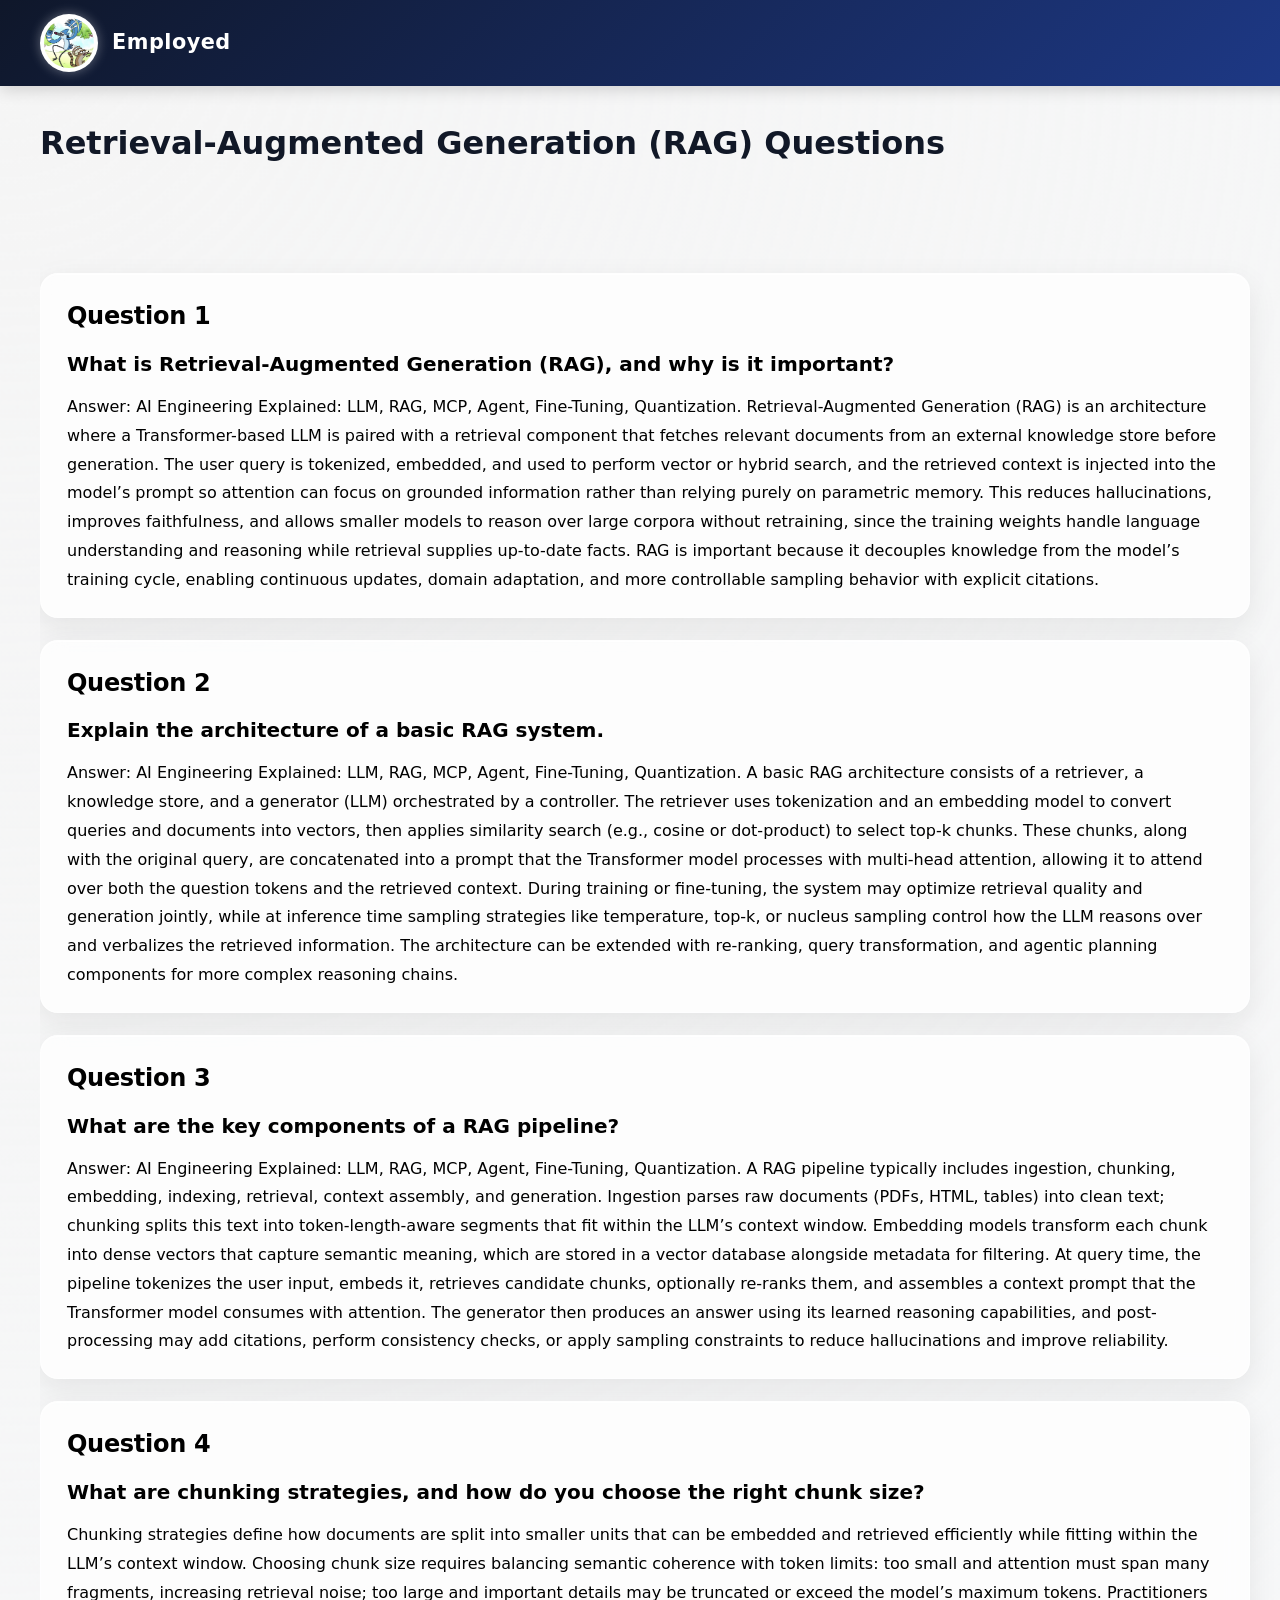
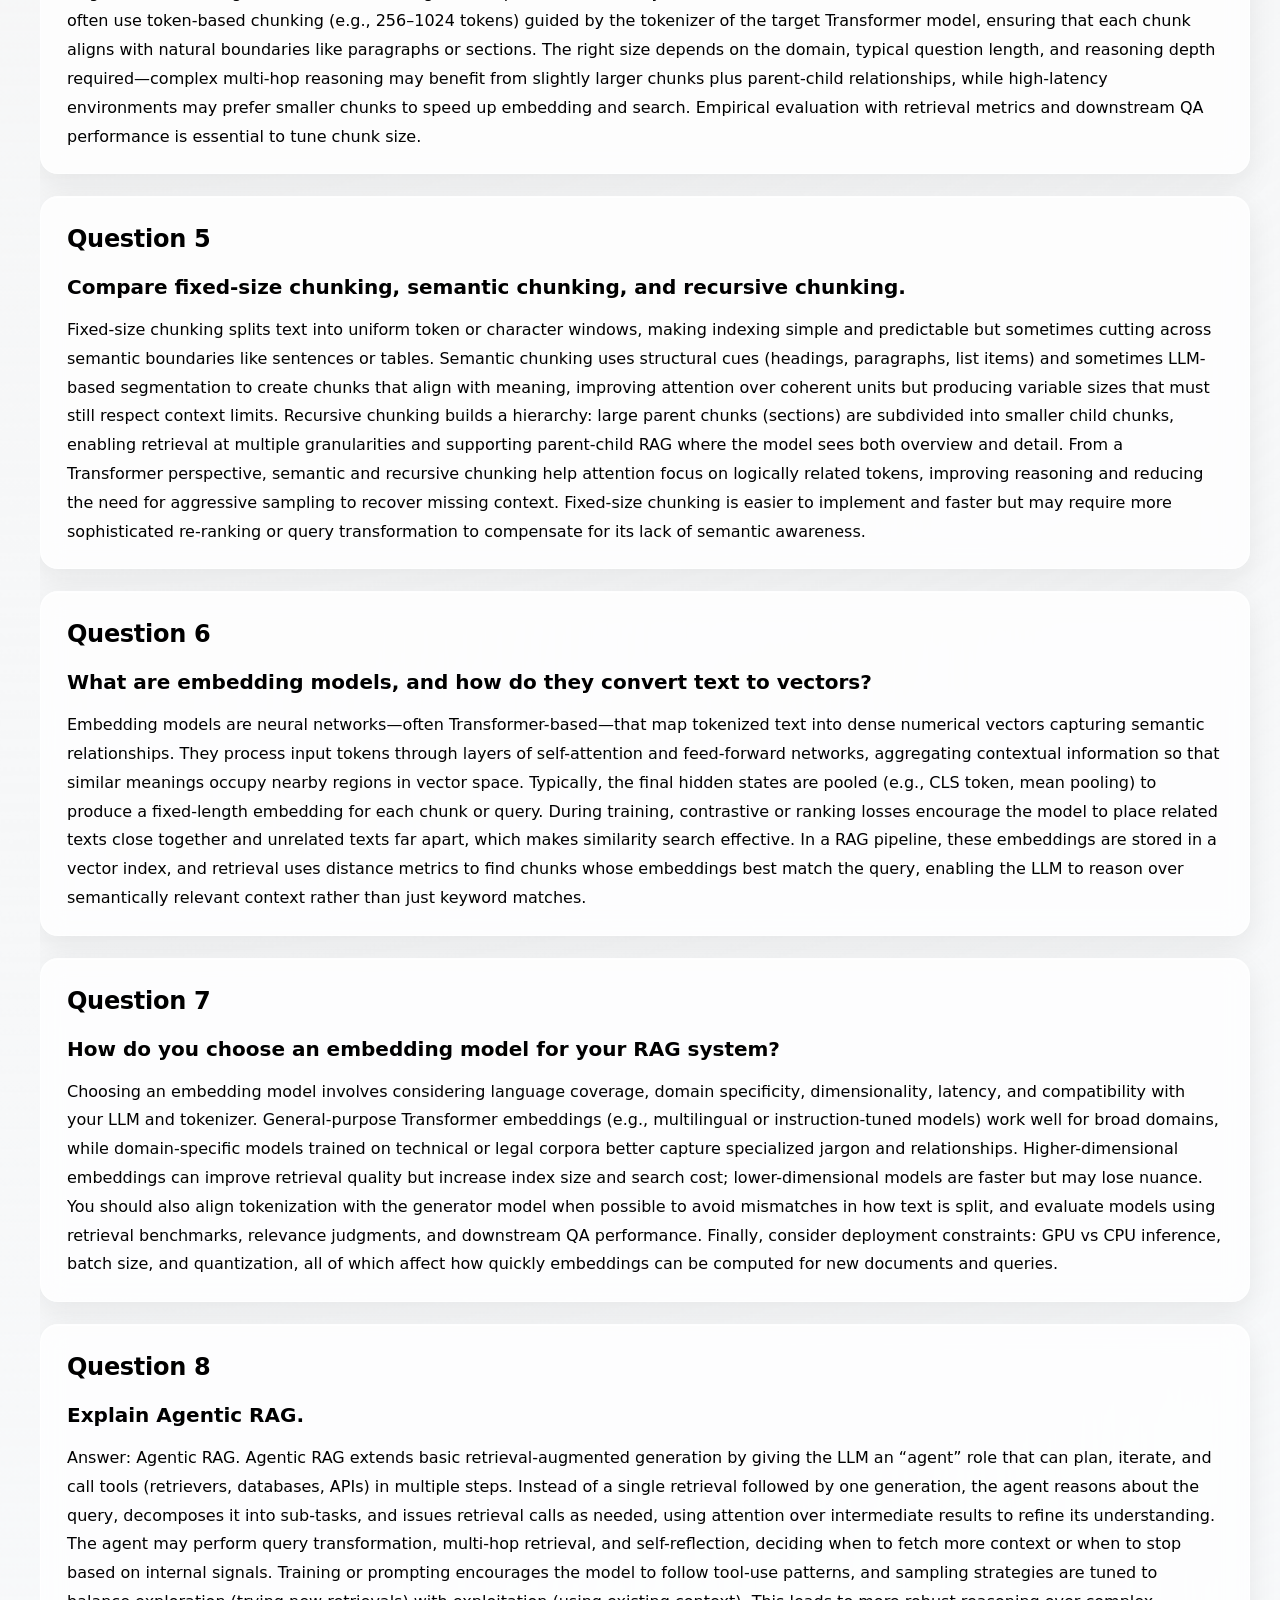
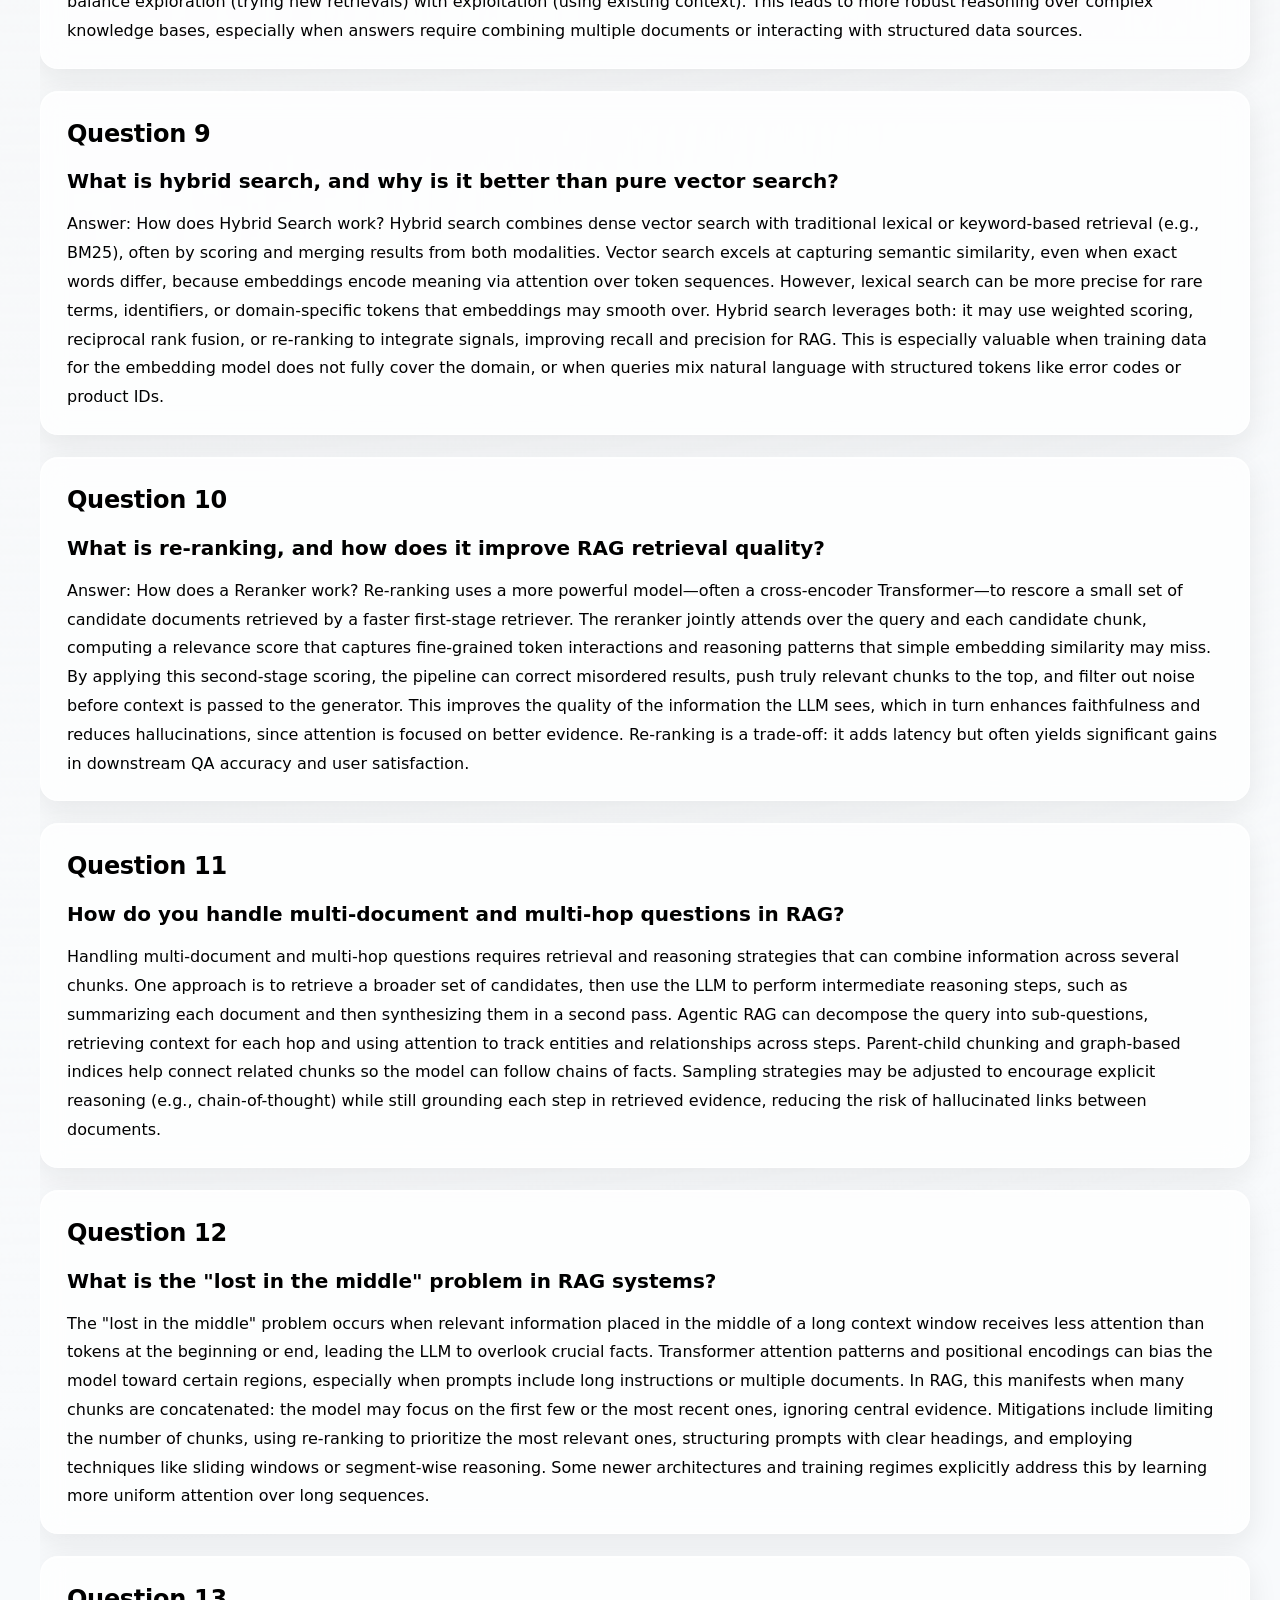
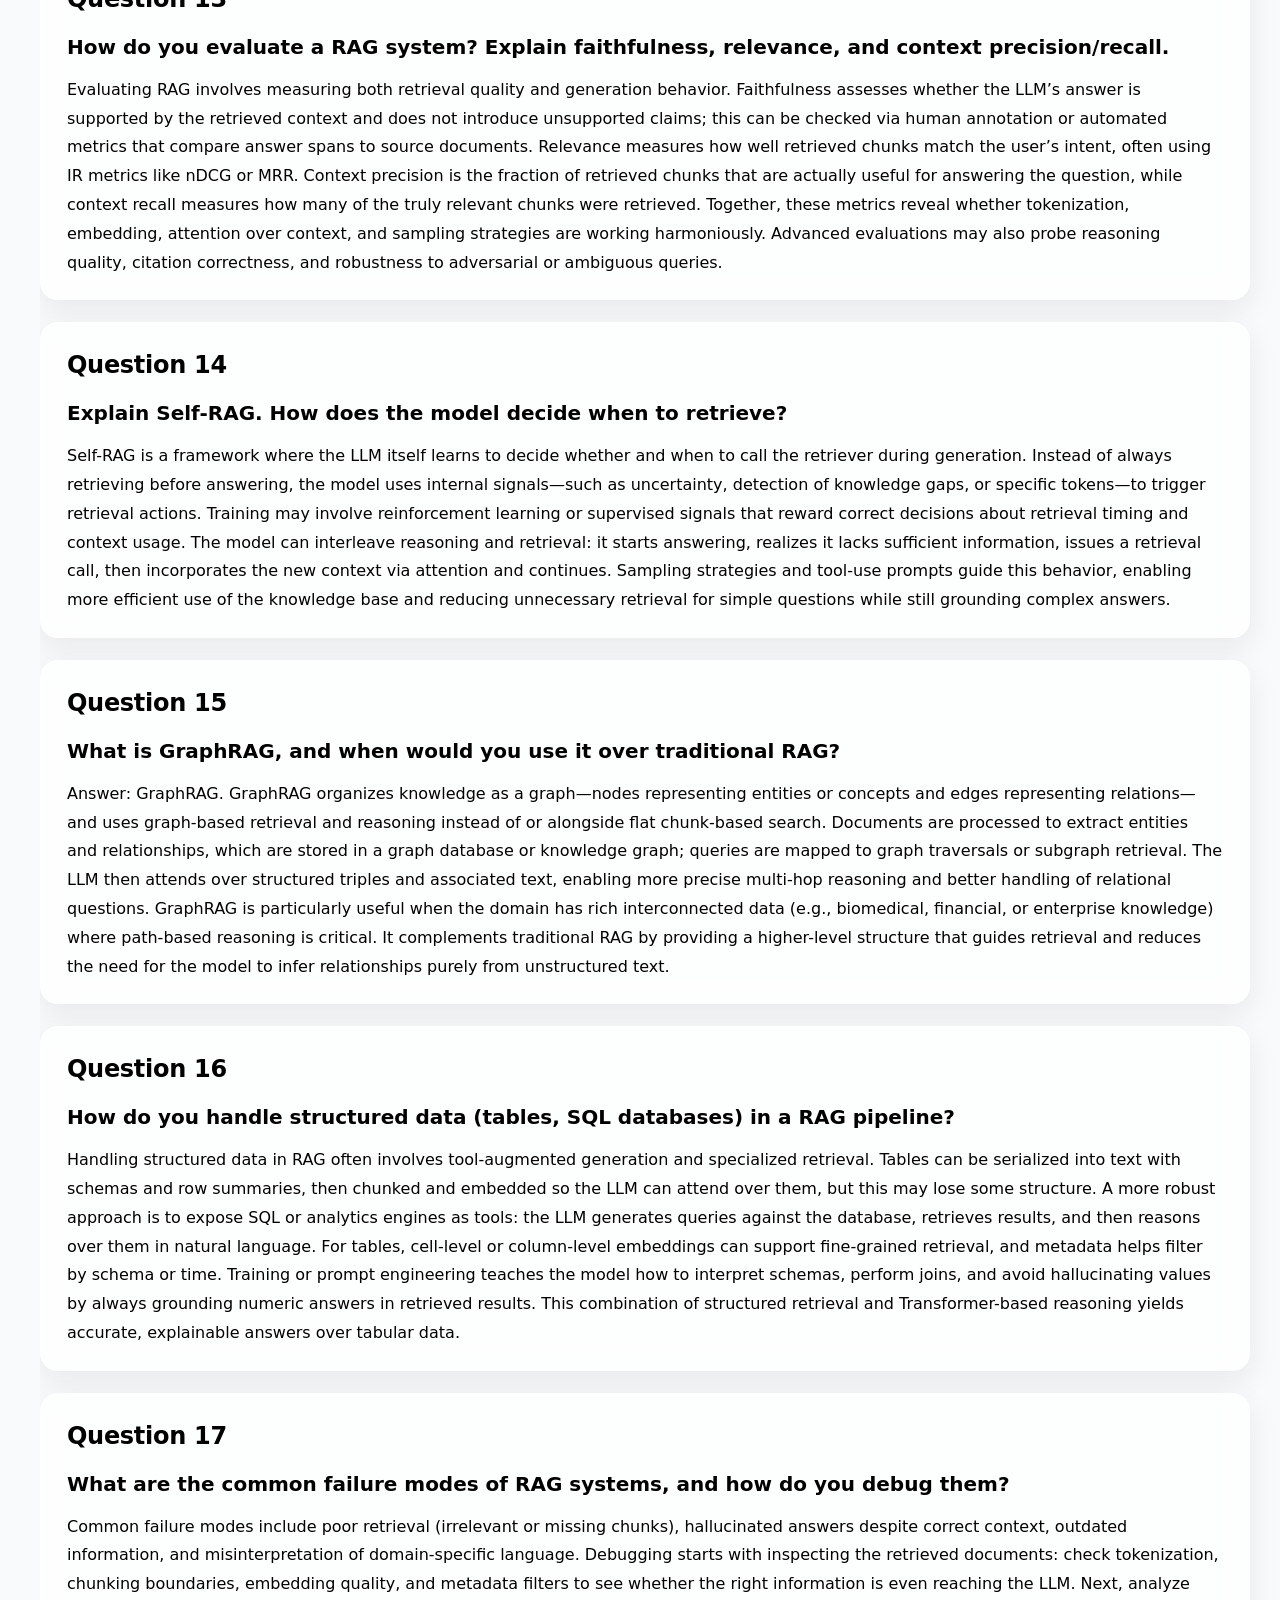
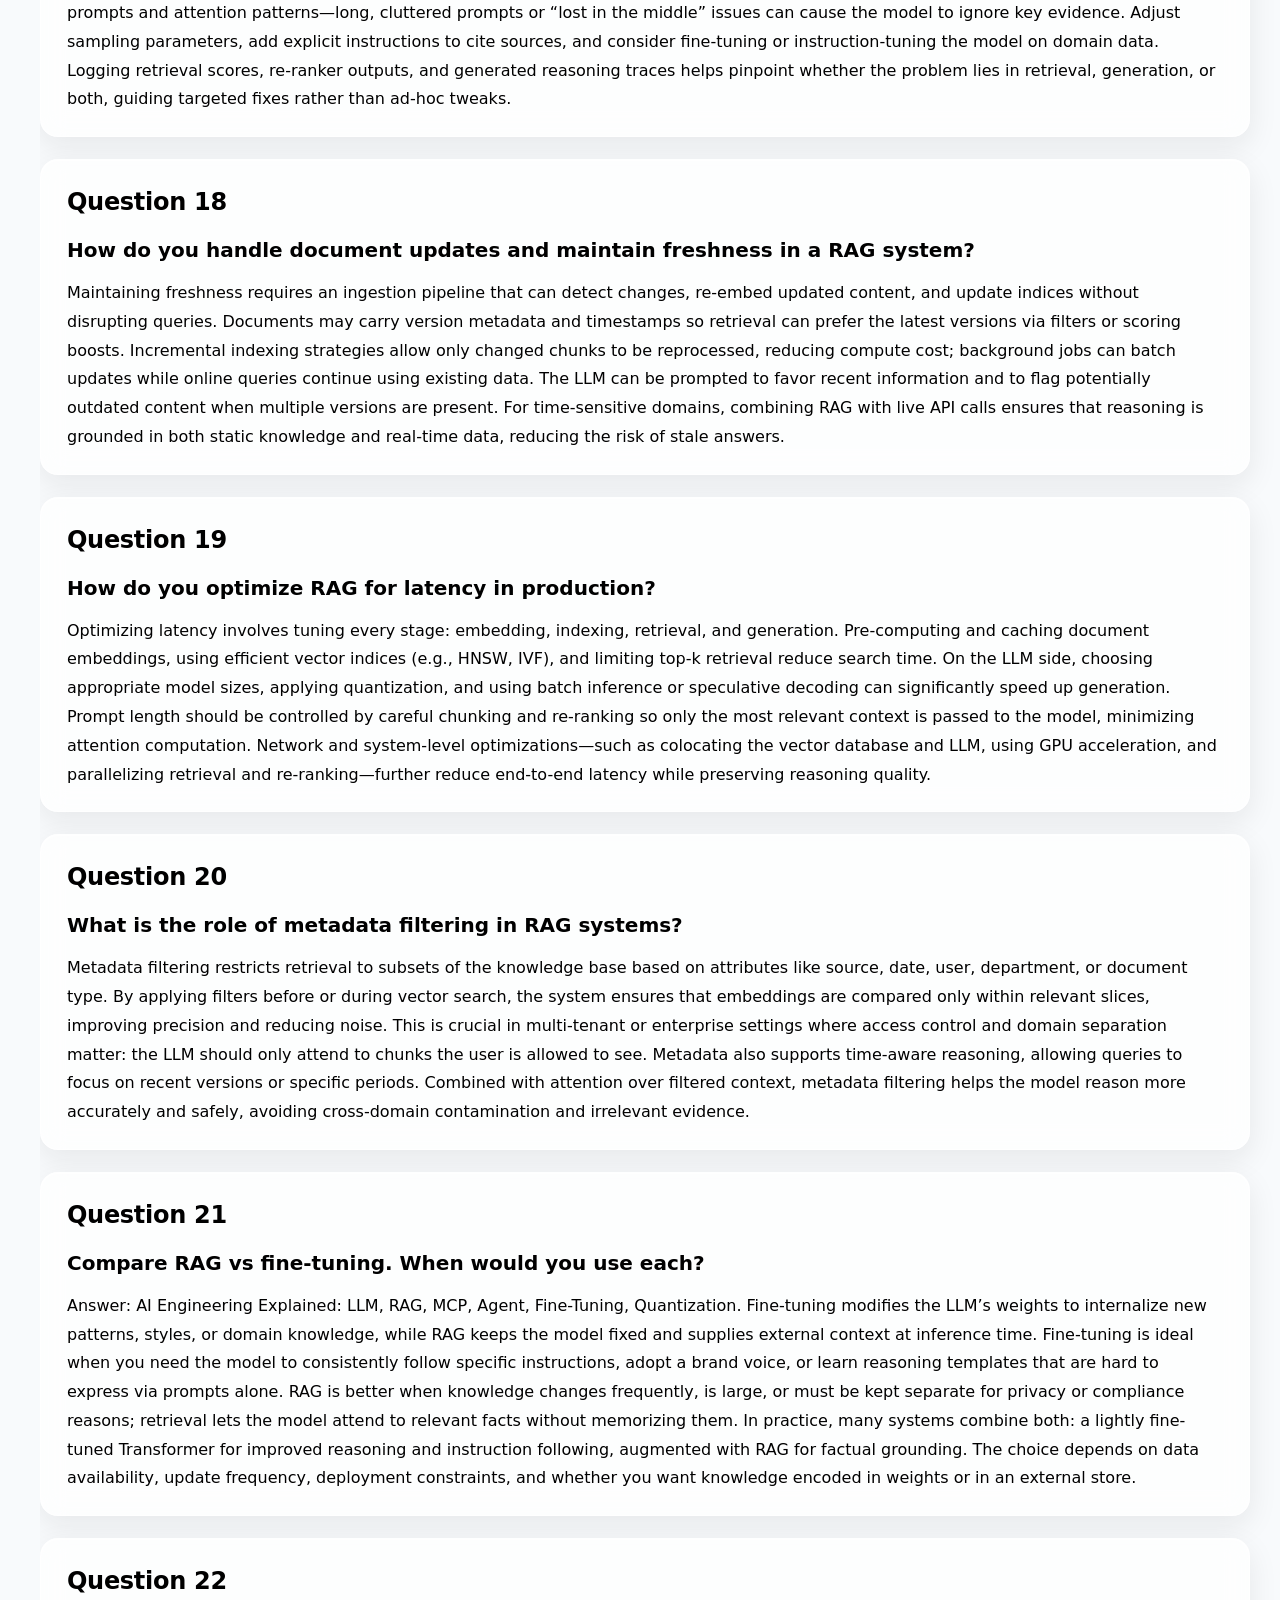
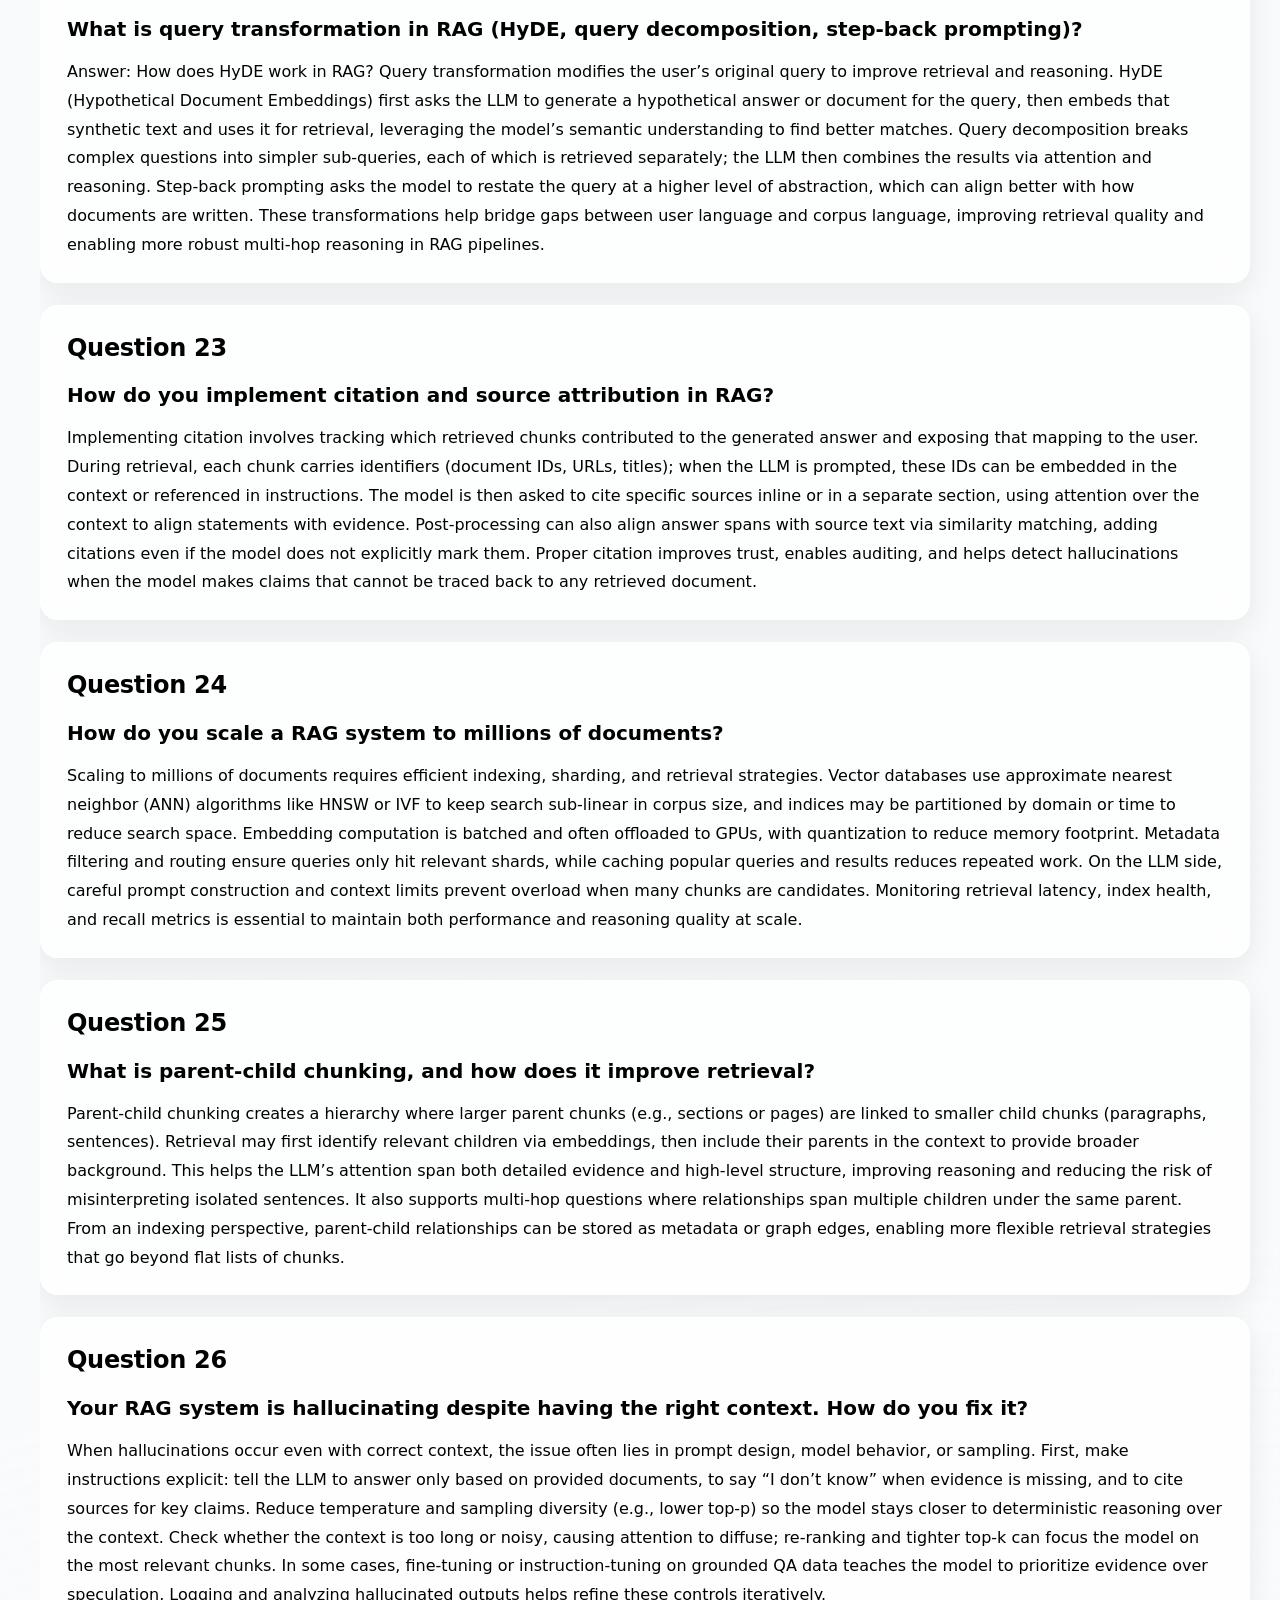
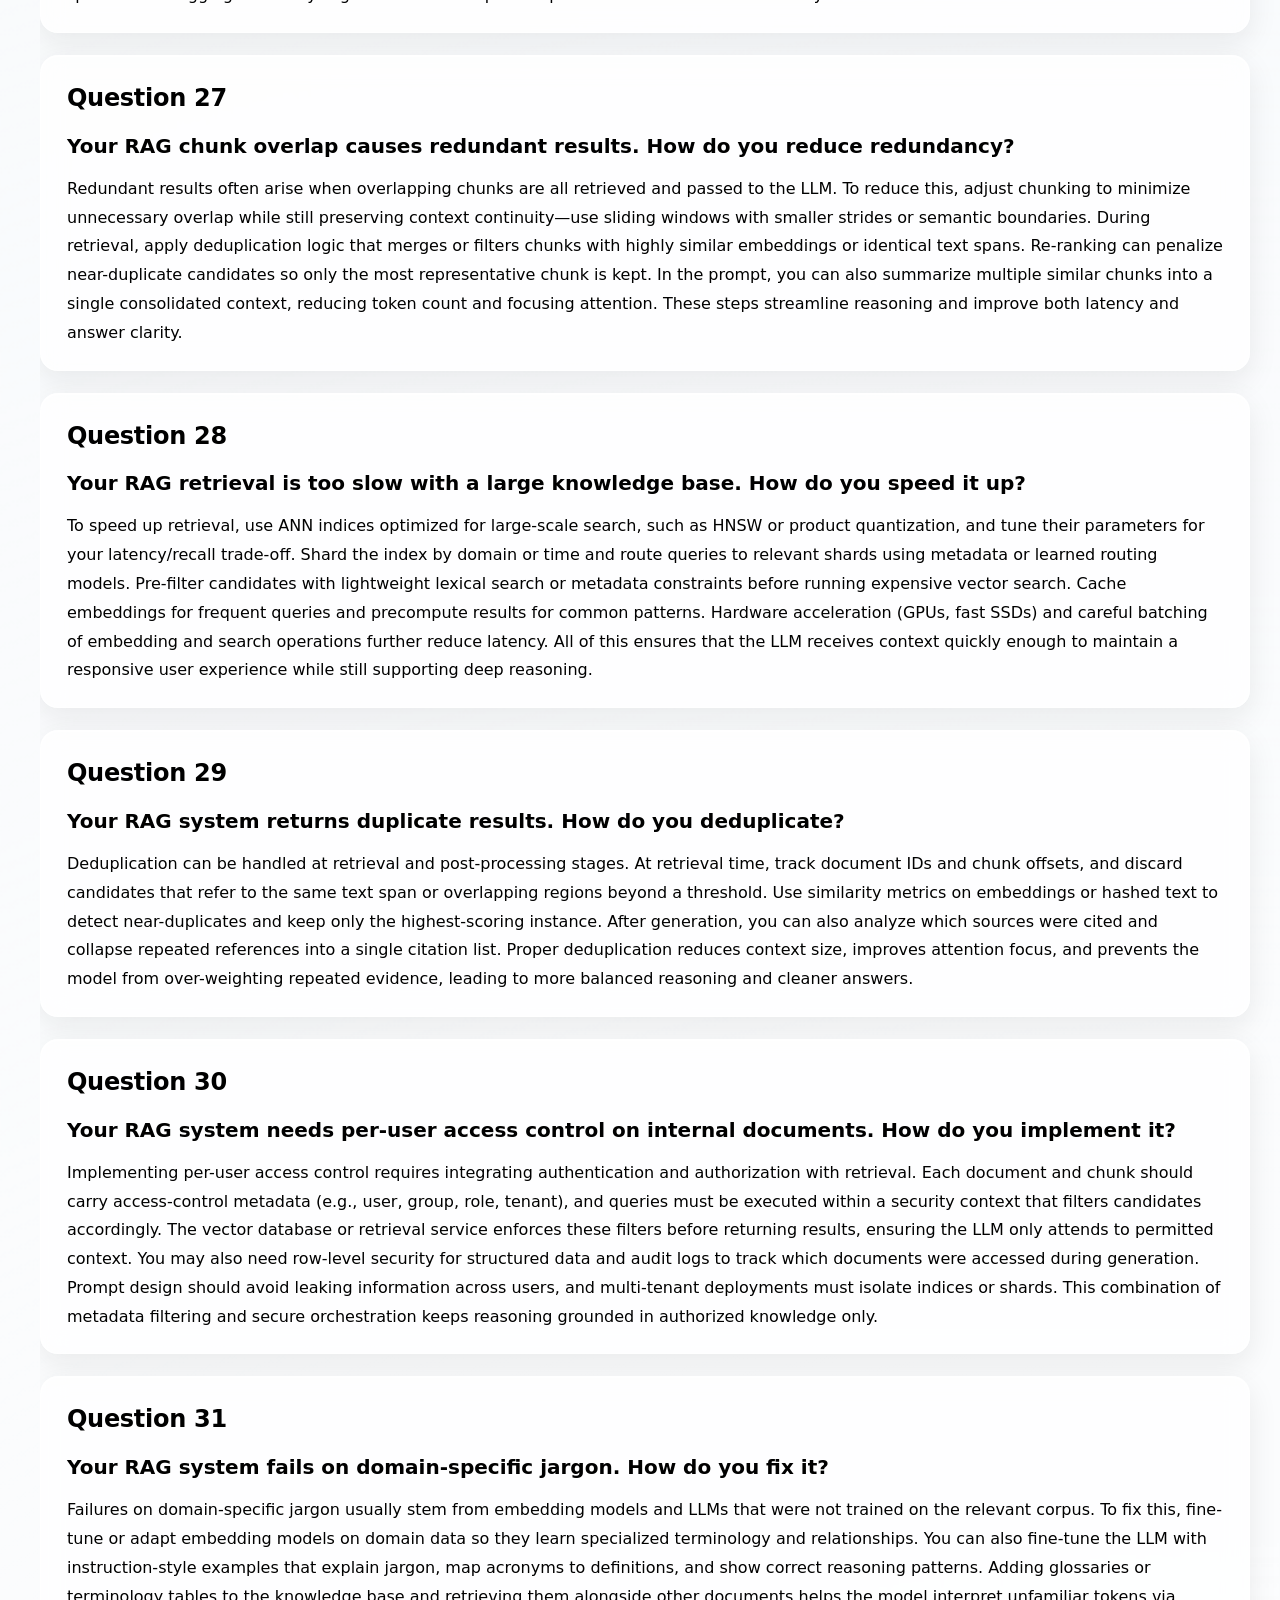
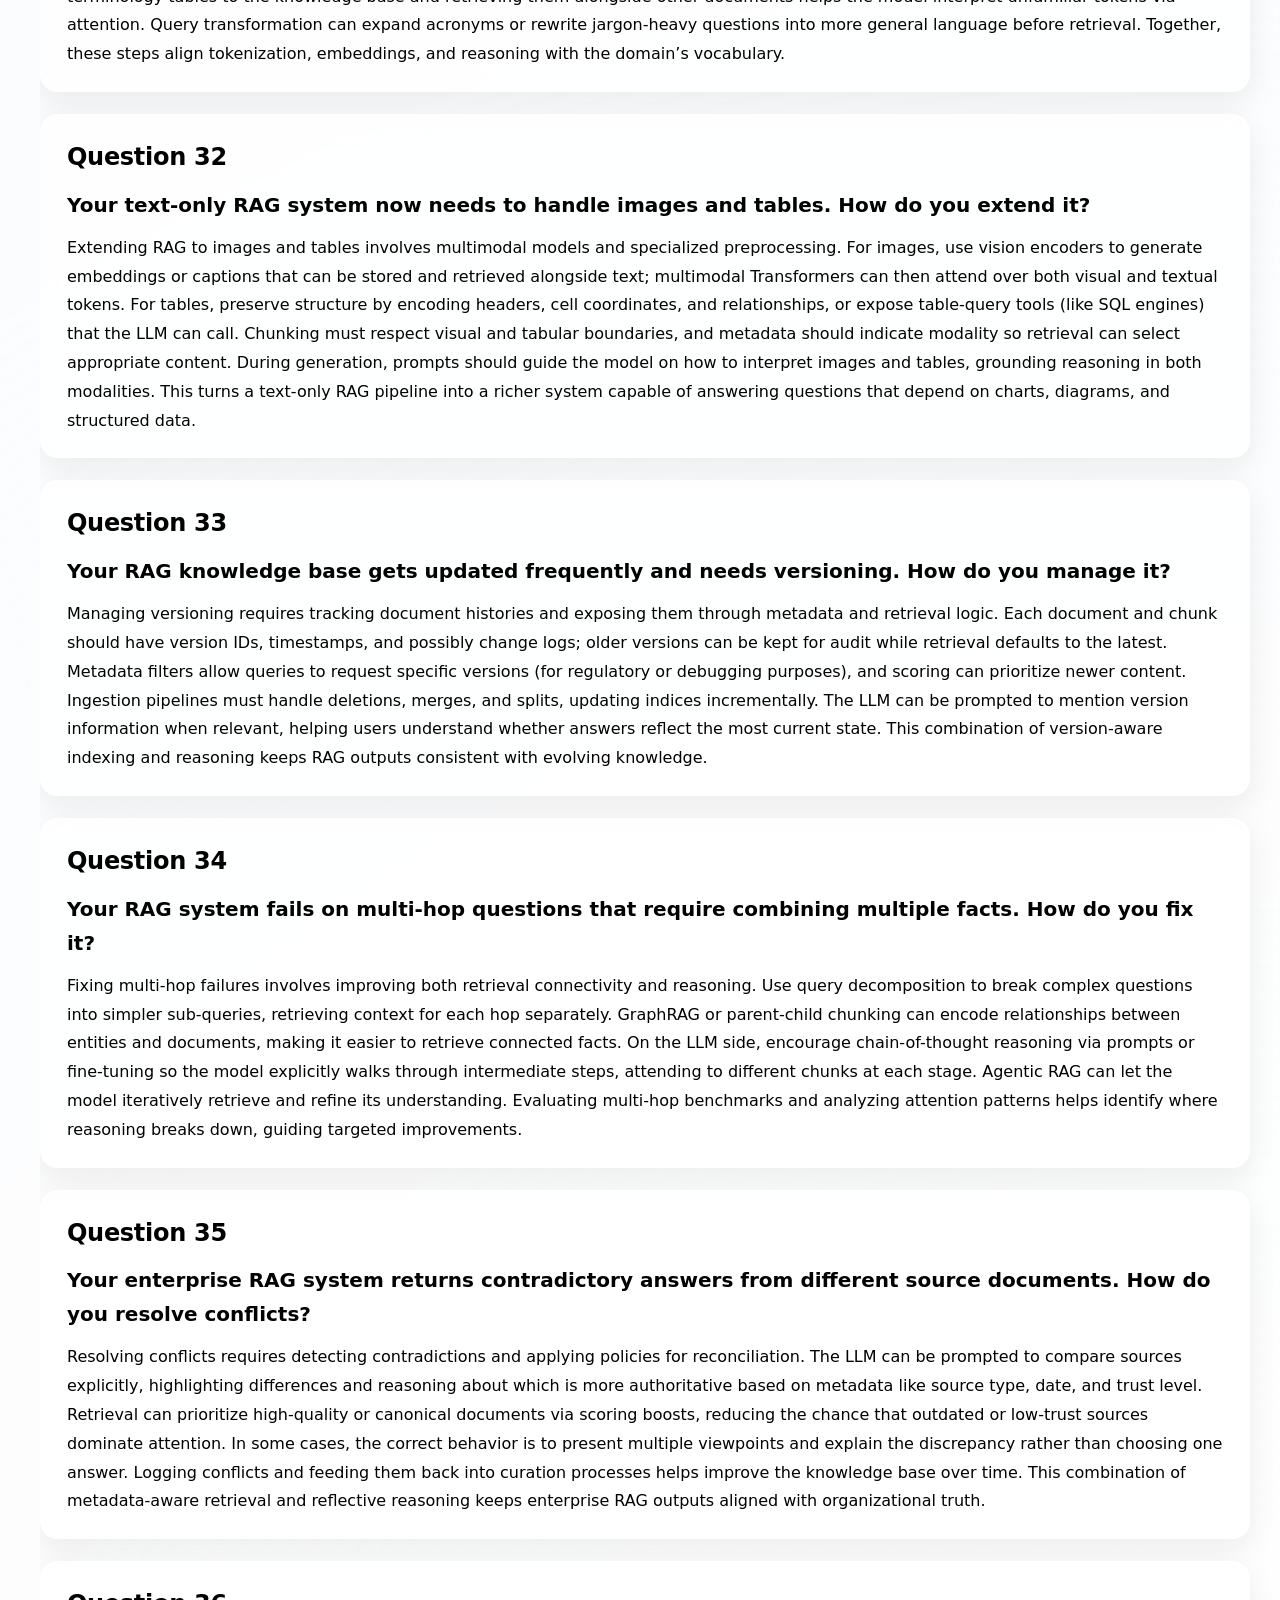
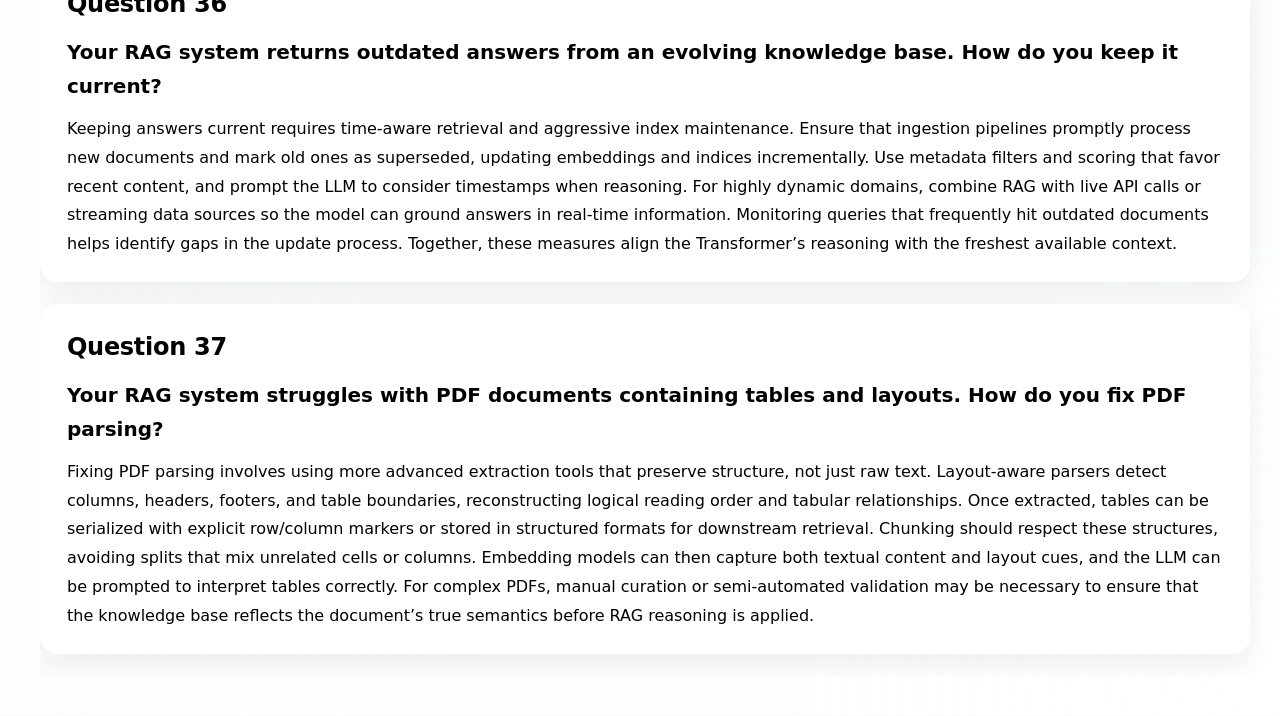
<file: public/RAG.html>
<!DOCTYPE html>
<html lang="en">
<head>
  <meta charset="UTF-8">
  <title>RAG Questions</title>
  <link rel="stylesheet" href="./nav.css">
<style>

    /* Global Page Styling */
    body {
        font-family: "Inter", "Segoe UI", system-ui, -apple-system, BlinkMacSystemFont, sans-serif;
        margin: 40px;
        line-height: 1.7;
        background:
            radial-gradient(circle at top left, #f5f5f5, transparent 35%),
            radial-gradient(circle at bottom right, #ffffff, transparent 35%),
            #f8fafc;
        color: #111827; 
    }


    /* Main Question Card */
    .question {
        position: relative;
       margin-right: 70px;  
        border: 1px solid rgba(255,255,255,0.6);
        border-radius: 18px;
        padding: 22px 26px;
        margin-bottom: 22px;

        background: rgba(255,255,255,0.75);
        backdrop-filter: blur(12px);

        box-shadow:
            0 10px 30px rgba(25, 26, 30, 0.08),
            inset 0 1px 0 rgba(255,255,255,0.7);

       
    }








    /* Question Title */
    .question h2 {

        margin: 0 0 10px 0;
        letter-spacing: -0.3px;
        font: size 20px;
        color: #000000;
    }



    /* Category Heading */
    .question h3 {

        margin: 0 0 12px 0;

        font-size: 20px;

        color: #000000;

        font-weight: 600;

        display: flex;
        align-items: center;
        gap: 8px;
    }




    /* Answer Text */
    .question p {

        margin: 0;

        font-size: 1rem;

        color: #000000;

        line-height: 1.8;

    }





    @keyframes fadeIn {

        from {
            opacity:0;
            transform: translateY(20px);
        }

        to {
            opacity:1;
            transform: translateY(0);
        }

    }



    /* Mobile Responsive */
    @media(max-width:768px){

        body {

            margin:20px;

        }


        .question {

            padding:18px;

            border-radius:14px;

        }


        .question h3 {

            font-size:1rem;

        }


        .question p {

            font-size:0.9rem;

        }

    }


</style>
</head>
<body>

<nav class="navbar">

    <a href="index.html" class="logo">
        <img src="./1314004-Regular-Show-HD-Wallpaper.jpg" alt="Logo">
        <span>Employed</span>
    </a>

</nav>
<br>
<br>

    <h1>Retrieval-Augmented Generation (RAG) Questions</h1>
    <br>
    <br>
    <br>
  <div class="question">
    <h2>Question 1</h2>
    <h3>What is Retrieval-Augmented Generation (RAG), and why is it important?</h3>
    <p>
      Answer:  AI Engineering Explained: LLM, RAG, MCP, Agent, Fine-Tuning, Quantization.
      Retrieval-Augmented Generation (RAG) is an architecture where a Transformer-based LLM is paired with a retrieval
      component that fetches relevant documents from an external knowledge store before generation. The user query is
      tokenized, embedded, and used to perform vector or hybrid search, and the retrieved context is injected into the
      model’s prompt so attention can focus on grounded information rather than relying purely on parametric memory.
      This reduces hallucinations, improves faithfulness, and allows smaller models to reason over large corpora without
      retraining, since the training weights handle language understanding and reasoning while retrieval supplies
      up-to-date facts. RAG is important because it decouples knowledge from the model’s training cycle, enabling
      continuous updates, domain adaptation, and more controllable sampling behavior with explicit citations.
    </p>
  </div>

  <div class="question">
    <h2>Question 2</h2>
    <h3>Explain the architecture of a basic RAG system.</h3>
    <p>
      Answer:  AI Engineering Explained: LLM, RAG, MCP, Agent, Fine-Tuning, Quantization.
      A basic RAG architecture consists of a retriever, a knowledge store, and a generator (LLM) orchestrated by a
      controller. The retriever uses tokenization and an embedding model to convert queries and documents into vectors,
      then applies similarity search (e.g., cosine or dot-product) to select top-k chunks. These chunks, along with the
      original query, are concatenated into a prompt that the Transformer model processes with multi-head attention,
      allowing it to attend over both the question tokens and the retrieved context. During training or fine-tuning,
      the system may optimize retrieval quality and generation jointly, while at inference time sampling strategies
      like temperature, top-k, or nucleus sampling control how the LLM reasons over and verbalizes the retrieved
      information. The architecture can be extended with re-ranking, query transformation, and agentic planning
      components for more complex reasoning chains.
    </p>
  </div>

  <div class="question">
    <h2>Question 3</h2>
    <h3>What are the key components of a RAG pipeline?</h3>
    <p>
      Answer:  AI Engineering Explained: LLM, RAG, MCP, Agent, Fine-Tuning, Quantization.
      A RAG pipeline typically includes ingestion, chunking, embedding, indexing, retrieval, context assembly, and
      generation. Ingestion parses raw documents (PDFs, HTML, tables) into clean text; chunking splits this text into
      token-length-aware segments that fit within the LLM’s context window. Embedding models transform each chunk into
      dense vectors that capture semantic meaning, which are stored in a vector database alongside metadata for
      filtering. At query time, the pipeline tokenizes the user input, embeds it, retrieves candidate chunks, optionally
      re-ranks them, and assembles a context prompt that the Transformer model consumes with attention. The generator
      then produces an answer using its learned reasoning capabilities, and post-processing may add citations, perform
      consistency checks, or apply sampling constraints to reduce hallucinations and improve reliability.
    </p>
  </div>

  <div class="question">
    <h2>Question 4</h2>
    <h3>What are chunking strategies, and how do you choose the right chunk size?</h3>
    <p>
      Chunking strategies define how documents are split into smaller units that can be embedded and retrieved
      efficiently while fitting within the LLM’s context window. Choosing chunk size requires balancing semantic
      coherence with token limits: too small and attention must span many fragments, increasing retrieval noise; too
      large and important details may be truncated or exceed the model’s maximum tokens. Practitioners often use
      token-based chunking (e.g., 256–1024 tokens) guided by the tokenizer of the target Transformer model, ensuring
      that each chunk aligns with natural boundaries like paragraphs or sections. The right size depends on the domain,
      typical question length, and reasoning depth required—complex multi-hop reasoning may benefit from slightly larger
      chunks plus parent-child relationships, while high-latency environments may prefer smaller chunks to speed up
      embedding and search. Empirical evaluation with retrieval metrics and downstream QA performance is essential to
      tune chunk size.
    </p>
  </div>

  <div class="question">
    <h2>Question 5</h2>
    <h3>Compare fixed-size chunking, semantic chunking, and recursive chunking.</h3>
    <p>
      Fixed-size chunking splits text into uniform token or character windows, making indexing simple and predictable
      but sometimes cutting across semantic boundaries like sentences or tables. Semantic chunking uses structural cues
      (headings, paragraphs, list items) and sometimes LLM-based segmentation to create chunks that align with meaning,
      improving attention over coherent units but producing variable sizes that must still respect context limits.
      Recursive chunking builds a hierarchy: large parent chunks (sections) are subdivided into smaller child chunks,
      enabling retrieval at multiple granularities and supporting parent-child RAG where the model sees both overview
      and detail. From a Transformer perspective, semantic and recursive chunking help attention focus on logically
      related tokens, improving reasoning and reducing the need for aggressive sampling to recover missing context.
      Fixed-size chunking is easier to implement and faster but may require more sophisticated re-ranking or query
      transformation to compensate for its lack of semantic awareness.
    </p>
  </div>

  <div class="question">
    <h2>Question 6</h2>
    <h3>What are embedding models, and how do they convert text to vectors?</h3>
    <p>
      Embedding models are neural networks—often Transformer-based—that map tokenized text into dense numerical vectors
      capturing semantic relationships. They process input tokens through layers of self-attention and feed-forward
      networks, aggregating contextual information so that similar meanings occupy nearby regions in vector space.
      Typically, the final hidden states are pooled (e.g., CLS token, mean pooling) to produce a fixed-length embedding
      for each chunk or query. During training, contrastive or ranking losses encourage the model to place related texts
      close together and unrelated texts far apart, which makes similarity search effective. In a RAG pipeline, these
      embeddings are stored in a vector index, and retrieval uses distance metrics to find chunks whose embeddings best
      match the query, enabling the LLM to reason over semantically relevant context rather than just keyword matches.
    </p>
  </div>

  <div class="question">
    <h2>Question 7</h2>
    <h3>How do you choose an embedding model for your RAG system?</h3>
    <p>
      Choosing an embedding model involves considering language coverage, domain specificity, dimensionality, latency,
      and compatibility with your LLM and tokenizer. General-purpose Transformer embeddings (e.g., multilingual or
      instruction-tuned models) work well for broad domains, while domain-specific models trained on technical or legal
      corpora better capture specialized jargon and relationships. Higher-dimensional embeddings can improve retrieval
      quality but increase index size and search cost; lower-dimensional models are faster but may lose nuance. You
      should also align tokenization with the generator model when possible to avoid mismatches in how text is split,
      and evaluate models using retrieval benchmarks, relevance judgments, and downstream QA performance. Finally,
      consider deployment constraints: GPU vs CPU inference, batch size, and quantization, all of which affect how
      quickly embeddings can be computed for new documents and queries.
    </p>
  </div>

  <div class="question">
    <h2>Question 8</h2>
    <h3>Explain Agentic RAG.</h3>
    <p>
      Answer: Agentic RAG.
      Agentic RAG extends basic retrieval-augmented generation by giving the LLM an “agent” role that can plan, iterate,
      and call tools (retrievers, databases, APIs) in multiple steps. Instead of a single retrieval followed by one
      generation, the agent reasons about the query, decomposes it into sub-tasks, and issues retrieval calls as needed,
      using attention over intermediate results to refine its understanding. The agent may perform query transformation,
      multi-hop retrieval, and self-reflection, deciding when to fetch more context or when to stop based on internal
      signals. Training or prompting encourages the model to follow tool-use patterns, and sampling strategies are tuned
      to balance exploration (trying new retrievals) with exploitation (using existing context). This leads to more
      robust reasoning over complex knowledge bases, especially when answers require combining multiple documents or
      interacting with structured data sources.
    </p>
  </div>

  <div class="question">
    <h2>Question 9</h2>
    <h3>What is hybrid search, and why is it better than pure vector search?</h3>
    <p>
      Answer: How does Hybrid Search work?
      Hybrid search combines dense vector search with traditional lexical or keyword-based retrieval (e.g., BM25),
      often by scoring and merging results from both modalities. Vector search excels at capturing semantic similarity,
      even when exact words differ, because embeddings encode meaning via attention over token sequences. However,
      lexical search can be more precise for rare terms, identifiers, or domain-specific tokens that embeddings may
      smooth over. Hybrid search leverages both: it may use weighted scoring, reciprocal rank fusion, or re-ranking to
      integrate signals, improving recall and precision for RAG. This is especially valuable when training data for the
      embedding model does not fully cover the domain, or when queries mix natural language with structured tokens like
      error codes or product IDs.
    </p>
  </div>

  <div class="question">
    <h2>Question 10</h2>
    <h3>What is re-ranking, and how does it improve RAG retrieval quality?</h3>
    <p>
      Answer: How does a Reranker work?
      Re-ranking uses a more powerful model—often a cross-encoder Transformer—to rescore a small set of candidate
      documents retrieved by a faster first-stage retriever. The reranker jointly attends over the query and each
      candidate chunk, computing a relevance score that captures fine-grained token interactions and reasoning patterns
      that simple embedding similarity may miss. By applying this second-stage scoring, the pipeline can correct
      misordered results, push truly relevant chunks to the top, and filter out noise before context is passed to the
      generator. This improves the quality of the information the LLM sees, which in turn enhances faithfulness and
      reduces hallucinations, since attention is focused on better evidence. Re-ranking is a trade-off: it adds latency
      but often yields significant gains in downstream QA accuracy and user satisfaction.
    </p>
  </div>

  <div class="question">
    <h2>Question 11</h2>
    <h3>How do you handle multi-document and multi-hop questions in RAG?</h3>
    <p>
      Handling multi-document and multi-hop questions requires retrieval and reasoning strategies that can combine
      information across several chunks. One approach is to retrieve a broader set of candidates, then use the LLM to
      perform intermediate reasoning steps, such as summarizing each document and then synthesizing them in a second
      pass. Agentic RAG can decompose the query into sub-questions, retrieving context for each hop and using attention
      to track entities and relationships across steps. Parent-child chunking and graph-based indices help connect
      related chunks so the model can follow chains of facts. Sampling strategies may be adjusted to encourage explicit
      reasoning (e.g., chain-of-thought) while still grounding each step in retrieved evidence, reducing the risk of
      hallucinated links between documents.
    </p>
  </div>

  <div class="question">
    <h2>Question 12</h2>
    <h3>What is the "lost in the middle" problem in RAG systems?</h3>
    <p>
      The "lost in the middle" problem occurs when relevant information placed in the middle of a long context window
      receives less attention than tokens at the beginning or end, leading the LLM to overlook crucial facts. Transformer
      attention patterns and positional encodings can bias the model toward certain regions, especially when prompts
      include long instructions or multiple documents. In RAG, this manifests when many chunks are concatenated: the
      model may focus on the first few or the most recent ones, ignoring central evidence. Mitigations include limiting
      the number of chunks, using re-ranking to prioritize the most relevant ones, structuring prompts with clear
      headings, and employing techniques like sliding windows or segment-wise reasoning. Some newer architectures and
      training regimes explicitly address this by learning more uniform attention over long sequences.
    </p>
  </div>

  <div class="question">
    <h2>Question 13</h2>
    <h3>How do you evaluate a RAG system? Explain faithfulness, relevance, and context precision/recall.</h3>
    <p>
      Evaluating RAG involves measuring both retrieval quality and generation behavior. Faithfulness assesses whether
      the LLM’s answer is supported by the retrieved context and does not introduce unsupported claims; this can be
      checked via human annotation or automated metrics that compare answer spans to source documents. Relevance
      measures how well retrieved chunks match the user’s intent, often using IR metrics like nDCG or MRR. Context
      precision is the fraction of retrieved chunks that are actually useful for answering the question, while context
      recall measures how many of the truly relevant chunks were retrieved. Together, these metrics reveal whether
      tokenization, embedding, attention over context, and sampling strategies are working harmoniously. Advanced
      evaluations may also probe reasoning quality, citation correctness, and robustness to adversarial or ambiguous
      queries.
    </p>
  </div>

  <div class="question">
    <h2>Question 14</h2>
    <h3>Explain Self-RAG. How does the model decide when to retrieve?</h3>
    <p>
      Self-RAG is a framework where the LLM itself learns to decide whether and when to call the retriever during
      generation. Instead of always retrieving before answering, the model uses internal signals—such as uncertainty,
      detection of knowledge gaps, or specific tokens—to trigger retrieval actions. Training may involve reinforcement
      learning or supervised signals that reward correct decisions about retrieval timing and context usage. The model
      can interleave reasoning and retrieval: it starts answering, realizes it lacks sufficient information, issues a
      retrieval call, then incorporates the new context via attention and continues. Sampling strategies and tool-use
      prompts guide this behavior, enabling more efficient use of the knowledge base and reducing unnecessary retrieval
      for simple questions while still grounding complex answers.
    </p>
  </div>

  <div class="question">
    <h2>Question 15</h2>
    <h3>What is GraphRAG, and when would you use it over traditional RAG?</h3>
    <p>
      Answer: GraphRAG.
      GraphRAG organizes knowledge as a graph—nodes representing entities or concepts and edges representing relations—
      and uses graph-based retrieval and reasoning instead of or alongside flat chunk-based search. Documents are
      processed to extract entities and relationships, which are stored in a graph database or knowledge graph; queries
      are mapped to graph traversals or subgraph retrieval. The LLM then attends over structured triples and associated
      text, enabling more precise multi-hop reasoning and better handling of relational questions. GraphRAG is
      particularly useful when the domain has rich interconnected data (e.g., biomedical, financial, or enterprise
      knowledge) where path-based reasoning is critical. It complements traditional RAG by providing a higher-level
      structure that guides retrieval and reduces the need for the model to infer relationships purely from unstructured
      text.
    </p>
  </div>

  <div class="question">
    <h2>Question 16</h2>
    <h3>How do you handle structured data (tables, SQL databases) in a RAG pipeline?</h3>
    <p>
      Handling structured data in RAG often involves tool-augmented generation and specialized retrieval. Tables can be
      serialized into text with schemas and row summaries, then chunked and embedded so the LLM can attend over them,
      but this may lose some structure. A more robust approach is to expose SQL or analytics engines as tools: the LLM
      generates queries against the database, retrieves results, and then reasons over them in natural language. For
      tables, cell-level or column-level embeddings can support fine-grained retrieval, and metadata helps filter by
      schema or time. Training or prompt engineering teaches the model how to interpret schemas, perform joins, and
      avoid hallucinating values by always grounding numeric answers in retrieved results. This combination of
      structured retrieval and Transformer-based reasoning yields accurate, explainable answers over tabular data.
    </p>
  </div>

  <div class="question">
    <h2>Question 17</h2>
    <h3>What are the common failure modes of RAG systems, and how do you debug them?</h3>
    <p>
      Common failure modes include poor retrieval (irrelevant or missing chunks), hallucinated answers despite correct
      context, outdated information, and misinterpretation of domain-specific language. Debugging starts with inspecting
      the retrieved documents: check tokenization, chunking boundaries, embedding quality, and metadata filters to see
      whether the right information is even reaching the LLM. Next, analyze prompts and attention patterns—long,
      cluttered prompts or “lost in the middle” issues can cause the model to ignore key evidence. Adjust sampling
      parameters, add explicit instructions to cite sources, and consider fine-tuning or instruction-tuning the model on
      domain data. Logging retrieval scores, re-ranker outputs, and generated reasoning traces helps pinpoint whether
      the problem lies in retrieval, generation, or both, guiding targeted fixes rather than ad-hoc tweaks.
    </p>
  </div>

  <div class="question">
    <h2>Question 18</h2>
    <h3>How do you handle document updates and maintain freshness in a RAG system?</h3>
    <p>
      Maintaining freshness requires an ingestion pipeline that can detect changes, re-embed updated content, and update
      indices without disrupting queries. Documents may carry version metadata and timestamps so retrieval can prefer
      the latest versions via filters or scoring boosts. Incremental indexing strategies allow only changed chunks to be
      reprocessed, reducing compute cost; background jobs can batch updates while online queries continue using existing
      data. The LLM can be prompted to favor recent information and to flag potentially outdated content when multiple
      versions are present. For time-sensitive domains, combining RAG with live API calls ensures that reasoning is
      grounded in both static knowledge and real-time data, reducing the risk of stale answers.
    </p>
  </div>

  <div class="question">
    <h2>Question 19</h2>
    <h3>How do you optimize RAG for latency in production?</h3>
    <p>
      Optimizing latency involves tuning every stage: embedding, indexing, retrieval, and generation. Pre-computing and
      caching document embeddings, using efficient vector indices (e.g., HNSW, IVF), and limiting top-k retrieval reduce
      search time. On the LLM side, choosing appropriate model sizes, applying quantization, and using batch inference
      or speculative decoding can significantly speed up generation. Prompt length should be controlled by careful
      chunking and re-ranking so only the most relevant context is passed to the model, minimizing attention computation.
      Network and system-level optimizations—such as colocating the vector database and LLM, using GPU acceleration, and
      parallelizing retrieval and re-ranking—further reduce end-to-end latency while preserving reasoning quality.
    </p>
  </div>

  <div class="question">
    <h2>Question 20</h2>
    <h3>What is the role of metadata filtering in RAG systems?</h3>
    <p>
      Metadata filtering restricts retrieval to subsets of the knowledge base based on attributes like source, date,
      user, department, or document type. By applying filters before or during vector search, the system ensures that
      embeddings are compared only within relevant slices, improving precision and reducing noise. This is crucial in
      multi-tenant or enterprise settings where access control and domain separation matter: the LLM should only attend
      to chunks the user is allowed to see. Metadata also supports time-aware reasoning, allowing queries to focus on
      recent versions or specific periods. Combined with attention over filtered context, metadata filtering helps the
      model reason more accurately and safely, avoiding cross-domain contamination and irrelevant evidence.
    </p>
  </div>

  <div class="question">
    <h2>Question 21</h2>
    <h3>Compare RAG vs fine-tuning. When would you use each?</h3>
    <p>
      Answer:  AI Engineering Explained: LLM, RAG, MCP, Agent, Fine-Tuning, Quantization.
      Fine-tuning modifies the LLM’s weights to internalize new patterns, styles, or domain knowledge, while RAG keeps
      the model fixed and supplies external context at inference time. Fine-tuning is ideal when you need the model to
      consistently follow specific instructions, adopt a brand voice, or learn reasoning templates that are hard to
      express via prompts alone. RAG is better when knowledge changes frequently, is large, or must be kept separate for
      privacy or compliance reasons; retrieval lets the model attend to relevant facts without memorizing them. In
      practice, many systems combine both: a lightly fine-tuned Transformer for improved reasoning and instruction
      following, augmented with RAG for factual grounding. The choice depends on data availability, update frequency,
      deployment constraints, and whether you want knowledge encoded in weights or in an external store.
    </p>
  </div>

  <div class="question">
    <h2>Question 22</h2>
    <h3>What is query transformation in RAG (HyDE, query decomposition, step-back prompting)?</h3>
    <p>
      Answer: How does HyDE work in RAG?
      Query transformation modifies the user’s original query to improve retrieval and reasoning. HyDE (Hypothetical
      Document Embeddings) first asks the LLM to generate a hypothetical answer or document for the query, then embeds
      that synthetic text and uses it for retrieval, leveraging the model’s semantic understanding to find better
      matches. Query decomposition breaks complex questions into simpler sub-queries, each of which is retrieved
      separately; the LLM then combines the results via attention and reasoning. Step-back prompting asks the model to
      restate the query at a higher level of abstraction, which can align better with how documents are written. These
      transformations help bridge gaps between user language and corpus language, improving retrieval quality and
      enabling more robust multi-hop reasoning in RAG pipelines.
    </p>
  </div>

  <div class="question">
    <h2>Question 23</h2>
    <h3>How do you implement citation and source attribution in RAG?</h3>
    <p>
      Implementing citation involves tracking which retrieved chunks contributed to the generated answer and exposing
      that mapping to the user. During retrieval, each chunk carries identifiers (document IDs, URLs, titles); when the
      LLM is prompted, these IDs can be embedded in the context or referenced in instructions. The model is then asked
      to cite specific sources inline or in a separate section, using attention over the context to align statements
      with evidence. Post-processing can also align answer spans with source text via similarity matching, adding
      citations even if the model does not explicitly mark them. Proper citation improves trust, enables auditing, and
      helps detect hallucinations when the model makes claims that cannot be traced back to any retrieved document.
    </p>
  </div>

  <div class="question">
    <h2>Question 24</h2>
    <h3>How do you scale a RAG system to millions of documents?</h3>
    <p>
      Scaling to millions of documents requires efficient indexing, sharding, and retrieval strategies. Vector databases
      use approximate nearest neighbor (ANN) algorithms like HNSW or IVF to keep search sub-linear in corpus size, and
      indices may be partitioned by domain or time to reduce search space. Embedding computation is batched and often
      offloaded to GPUs, with quantization to reduce memory footprint. Metadata filtering and routing ensure queries
      only hit relevant shards, while caching popular queries and results reduces repeated work. On the LLM side,
      careful prompt construction and context limits prevent overload when many chunks are candidates. Monitoring
      retrieval latency, index health, and recall metrics is essential to maintain both performance and reasoning
      quality at scale.
    </p>
  </div>

  <div class="question">
    <h2>Question 25</h2>
    <h3>What is parent-child chunking, and how does it improve retrieval?</h3>
    <p>
      Parent-child chunking creates a hierarchy where larger parent chunks (e.g., sections or pages) are linked to
      smaller child chunks (paragraphs, sentences). Retrieval may first identify relevant children via embeddings, then
      include their parents in the context to provide broader background. This helps the LLM’s attention span both
      detailed evidence and high-level structure, improving reasoning and reducing the risk of misinterpreting isolated
      sentences. It also supports multi-hop questions where relationships span multiple children under the same parent.
      From an indexing perspective, parent-child relationships can be stored as metadata or graph edges, enabling more
      flexible retrieval strategies that go beyond flat lists of chunks.
    </p>
  </div>

  <div class="question">
    <h2>Question 26</h2>
    <h3>Your RAG system is hallucinating despite having the right context. How do you fix it?</h3>
    <p>
      When hallucinations occur even with correct context, the issue often lies in prompt design, model behavior, or
      sampling. First, make instructions explicit: tell the LLM to answer only based on provided documents, to say “I
      don’t know” when evidence is missing, and to cite sources for key claims. Reduce temperature and sampling
      diversity (e.g., lower top-p) so the model stays closer to deterministic reasoning over the context. Check whether
      the context is too long or noisy, causing attention to diffuse; re-ranking and tighter top-k can focus the model
      on the most relevant chunks. In some cases, fine-tuning or instruction-tuning on grounded QA data teaches the
      model to prioritize evidence over speculation. Logging and analyzing hallucinated outputs helps refine these
      controls iteratively.
    </p>
  </div>

  <div class="question">
    <h2>Question 27</h2>
    <h3>Your RAG chunk overlap causes redundant results. How do you reduce redundancy?</h3>
    <p>
      Redundant results often arise when overlapping chunks are all retrieved and passed to the LLM. To reduce this,
      adjust chunking to minimize unnecessary overlap while still preserving context continuity—use sliding windows with
      smaller strides or semantic boundaries. During retrieval, apply deduplication logic that merges or filters chunks
      with highly similar embeddings or identical text spans. Re-ranking can penalize near-duplicate candidates so only
      the most representative chunk is kept. In the prompt, you can also summarize multiple similar chunks into a single
      consolidated context, reducing token count and focusing attention. These steps streamline reasoning and improve
      both latency and answer clarity.
    </p>
  </div>

  <div class="question">
    <h2>Question 28</h2>
    <h3>Your RAG retrieval is too slow with a large knowledge base. How do you speed it up?</h3>
    <p>
      To speed up retrieval, use ANN indices optimized for large-scale search, such as HNSW or product quantization, and
      tune their parameters for your latency/recall trade-off. Shard the index by domain or time and route queries to
      relevant shards using metadata or learned routing models. Pre-filter candidates with lightweight lexical search or
      metadata constraints before running expensive vector search. Cache embeddings for frequent queries and precompute
      results for common patterns. Hardware acceleration (GPUs, fast SSDs) and careful batching of embedding and search
      operations further reduce latency. All of this ensures that the LLM receives context quickly enough to maintain a
      responsive user experience while still supporting deep reasoning.
    </p>
  </div>

  <div class="question">
    <h2>Question 29</h2>
    <h3>Your RAG system returns duplicate results. How do you deduplicate?</h3>
    <p>
      Deduplication can be handled at retrieval and post-processing stages. At retrieval time, track document IDs and
      chunk offsets, and discard candidates that refer to the same text span or overlapping regions beyond a threshold.
      Use similarity metrics on embeddings or hashed text to detect near-duplicates and keep only the highest-scoring
      instance. After generation, you can also analyze which sources were cited and collapse repeated references into a
      single citation list. Proper deduplication reduces context size, improves attention focus, and prevents the model
      from over-weighting repeated evidence, leading to more balanced reasoning and cleaner answers.
    </p>
  </div>

  <div class="question">
    <h2>Question 30</h2>
    <h3>Your RAG system needs per-user access control on internal documents. How do you implement it?</h3>
    <p>
      Implementing per-user access control requires integrating authentication and authorization with retrieval. Each
      document and chunk should carry access-control metadata (e.g., user, group, role, tenant), and queries must be
      executed within a security context that filters candidates accordingly. The vector database or retrieval service
      enforces these filters before returning results, ensuring the LLM only attends to permitted context. You may also
      need row-level security for structured data and audit logs to track which documents were accessed during
      generation. Prompt design should avoid leaking information across users, and multi-tenant deployments must
      isolate indices or shards. This combination of metadata filtering and secure orchestration keeps reasoning grounded
      in authorized knowledge only.
    </p>
  </div>

  <div class="question">
    <h2>Question 31</h2>
    <h3>Your RAG system fails on domain-specific jargon. How do you fix it?</h3>
    <p>
      Failures on domain-specific jargon usually stem from embedding models and LLMs that were not trained on the
      relevant corpus. To fix this, fine-tune or adapt embedding models on domain data so they learn specialized
      terminology and relationships. You can also fine-tune the LLM with instruction-style examples that explain jargon,
      map acronyms to definitions, and show correct reasoning patterns. Adding glossaries or terminology tables to the
      knowledge base and retrieving them alongside other documents helps the model interpret unfamiliar tokens via
      attention. Query transformation can expand acronyms or rewrite jargon-heavy questions into more general language
      before retrieval. Together, these steps align tokenization, embeddings, and reasoning with the domain’s vocabulary.
    </p>
  </div>

  <div class="question">
    <h2>Question 32</h2>
    <h3>Your text-only RAG system now needs to handle images and tables. How do you extend it?</h3>
    <p>
      Extending RAG to images and tables involves multimodal models and specialized preprocessing. For images, use
      vision encoders to generate embeddings or captions that can be stored and retrieved alongside text; multimodal
      Transformers can then attend over both visual and textual tokens. For tables, preserve structure by encoding
      headers, cell coordinates, and relationships, or expose table-query tools (like SQL engines) that the LLM can
      call. Chunking must respect visual and tabular boundaries, and metadata should indicate modality so retrieval can
      select appropriate content. During generation, prompts should guide the model on how to interpret images and
      tables, grounding reasoning in both modalities. This turns a text-only RAG pipeline into a richer system capable
      of answering questions that depend on charts, diagrams, and structured data.
    </p>
  </div>

  <div class="question">
    <h2>Question 33</h2>
    <h3>Your RAG knowledge base gets updated frequently and needs versioning. How do you manage it?</h3>
    <p>
      Managing versioning requires tracking document histories and exposing them through metadata and retrieval logic.
      Each document and chunk should have version IDs, timestamps, and possibly change logs; older versions can be kept
      for audit while retrieval defaults to the latest. Metadata filters allow queries to request specific versions (for
      regulatory or debugging purposes), and scoring can prioritize newer content. Ingestion pipelines must handle
      deletions, merges, and splits, updating indices incrementally. The LLM can be prompted to mention version
      information when relevant, helping users understand whether answers reflect the most current state. This
      combination of version-aware indexing and reasoning keeps RAG outputs consistent with evolving knowledge.
    </p>
  </div>

  <div class="question">
    <h2>Question 34</h2>
    <h3>Your RAG system fails on multi-hop questions that require combining multiple facts. How do you fix it?</h3>
    <p>
      Fixing multi-hop failures involves improving both retrieval connectivity and reasoning. Use query decomposition to
      break complex questions into simpler sub-queries, retrieving context for each hop separately. GraphRAG or
      parent-child chunking can encode relationships between entities and documents, making it easier to retrieve
      connected facts. On the LLM side, encourage chain-of-thought reasoning via prompts or fine-tuning so the model
      explicitly walks through intermediate steps, attending to different chunks at each stage. Agentic RAG can let the
      model iteratively retrieve and refine its understanding. Evaluating multi-hop benchmarks and analyzing attention
      patterns helps identify where reasoning breaks down, guiding targeted improvements.
    </p>
  </div>

  <div class="question">
    <h2>Question 35</h2>
    <h3>Your enterprise RAG system returns contradictory answers from different source documents. How do you resolve conflicts?</h3>
    <p>
      Resolving conflicts requires detecting contradictions and applying policies for reconciliation. The LLM can be
      prompted to compare sources explicitly, highlighting differences and reasoning about which is more authoritative
      based on metadata like source type, date, and trust level. Retrieval can prioritize high-quality or canonical
      documents via scoring boosts, reducing the chance that outdated or low-trust sources dominate attention. In some
      cases, the correct behavior is to present multiple viewpoints and explain the discrepancy rather than choosing one
      answer. Logging conflicts and feeding them back into curation processes helps improve the knowledge base over
      time. This combination of metadata-aware retrieval and reflective reasoning keeps enterprise RAG outputs aligned
      with organizational truth.
    </p>
  </div>

  <div class="question">
    <h2>Question 36</h2>
    <h3>Your RAG system returns outdated answers from an evolving knowledge base. How do you keep it current?</h3>
    <p>
      Keeping answers current requires time-aware retrieval and aggressive index maintenance. Ensure that ingestion
      pipelines promptly process new documents and mark old ones as superseded, updating embeddings and indices
      incrementally. Use metadata filters and scoring that favor recent content, and prompt the LLM to consider
      timestamps when reasoning. For highly dynamic domains, combine RAG with live API calls or streaming data sources
      so the model can ground answers in real-time information. Monitoring queries that frequently hit outdated
      documents helps identify gaps in the update process. Together, these measures align the Transformer’s reasoning
      with the freshest available context.
    </p>
  </div>

  <div class="question">
    <h2>Question 37</h2>
    <h3>Your RAG system struggles with PDF documents containing tables and layouts. How do you fix PDF parsing?</h3>
    <p>
      Fixing PDF parsing involves using more advanced extraction tools that preserve structure, not just raw text.
      Layout-aware parsers detect columns, headers, footers, and table boundaries, reconstructing logical reading order
      and tabular relationships. Once extracted, tables can be serialized with explicit row/column markers or stored in
      structured formats for downstream retrieval. Chunking should respect these structures, avoiding splits that mix
      unrelated cells or columns. Embedding models can then capture both textual content and layout cues, and the LLM
      can be prompted to interpret tables correctly. For complex PDFs, manual curation or semi-automated validation may
      be necessary to ensure that the knowledge base reflects the document’s true semantics before RAG reasoning is
      applied.
    </p>
  </div>

</body>
</html>
</file>
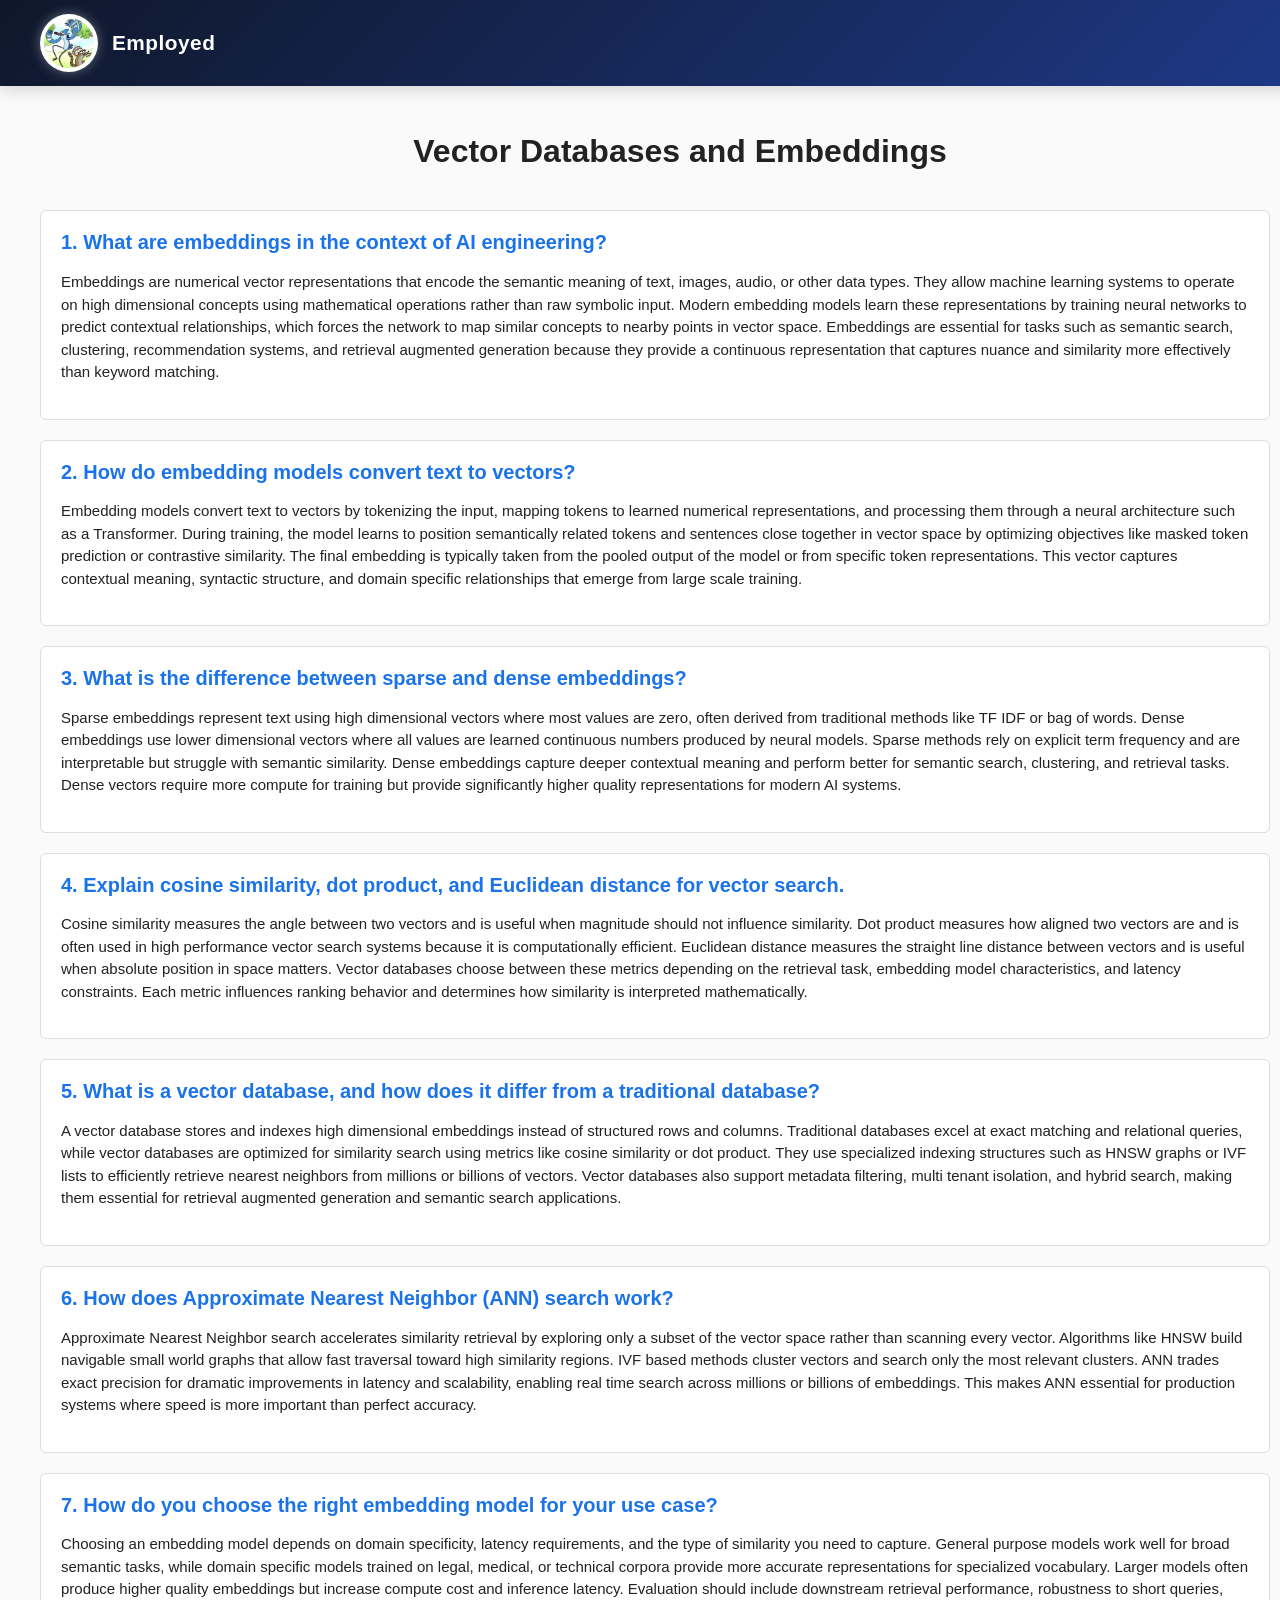
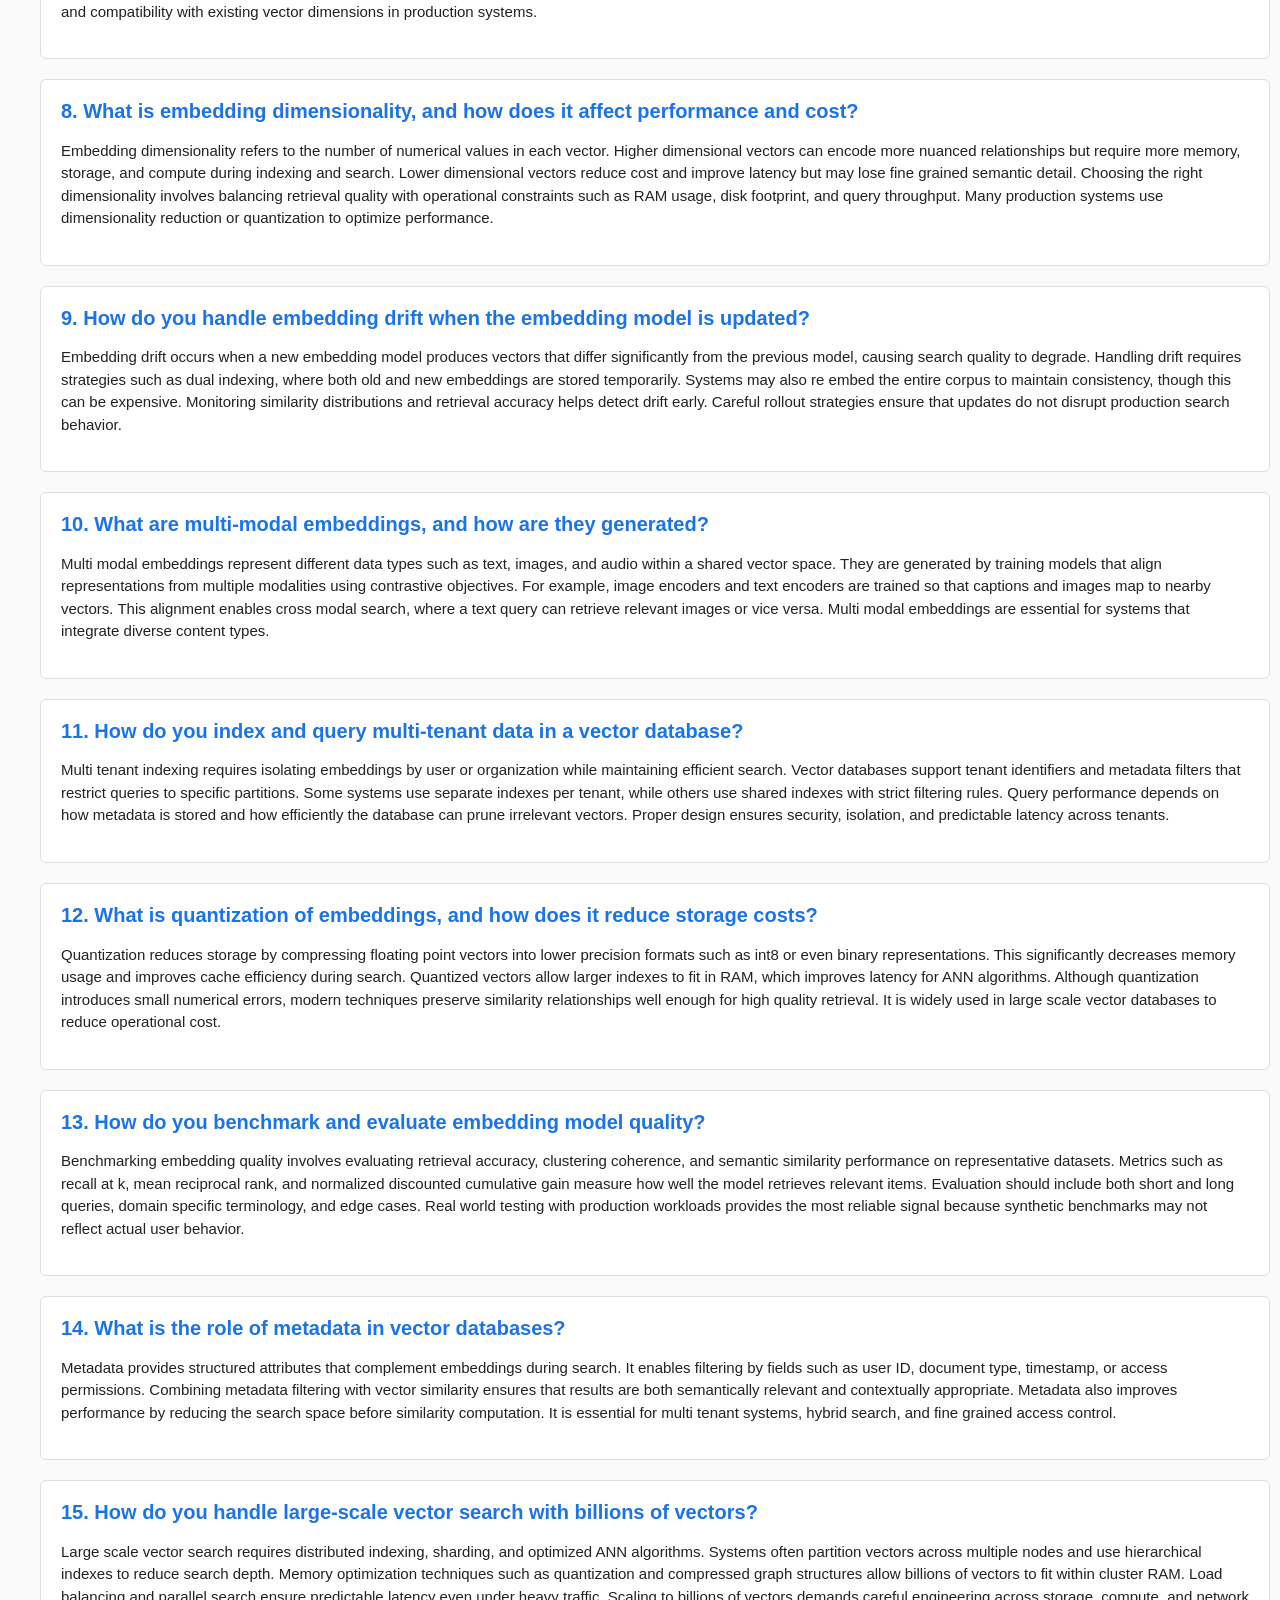
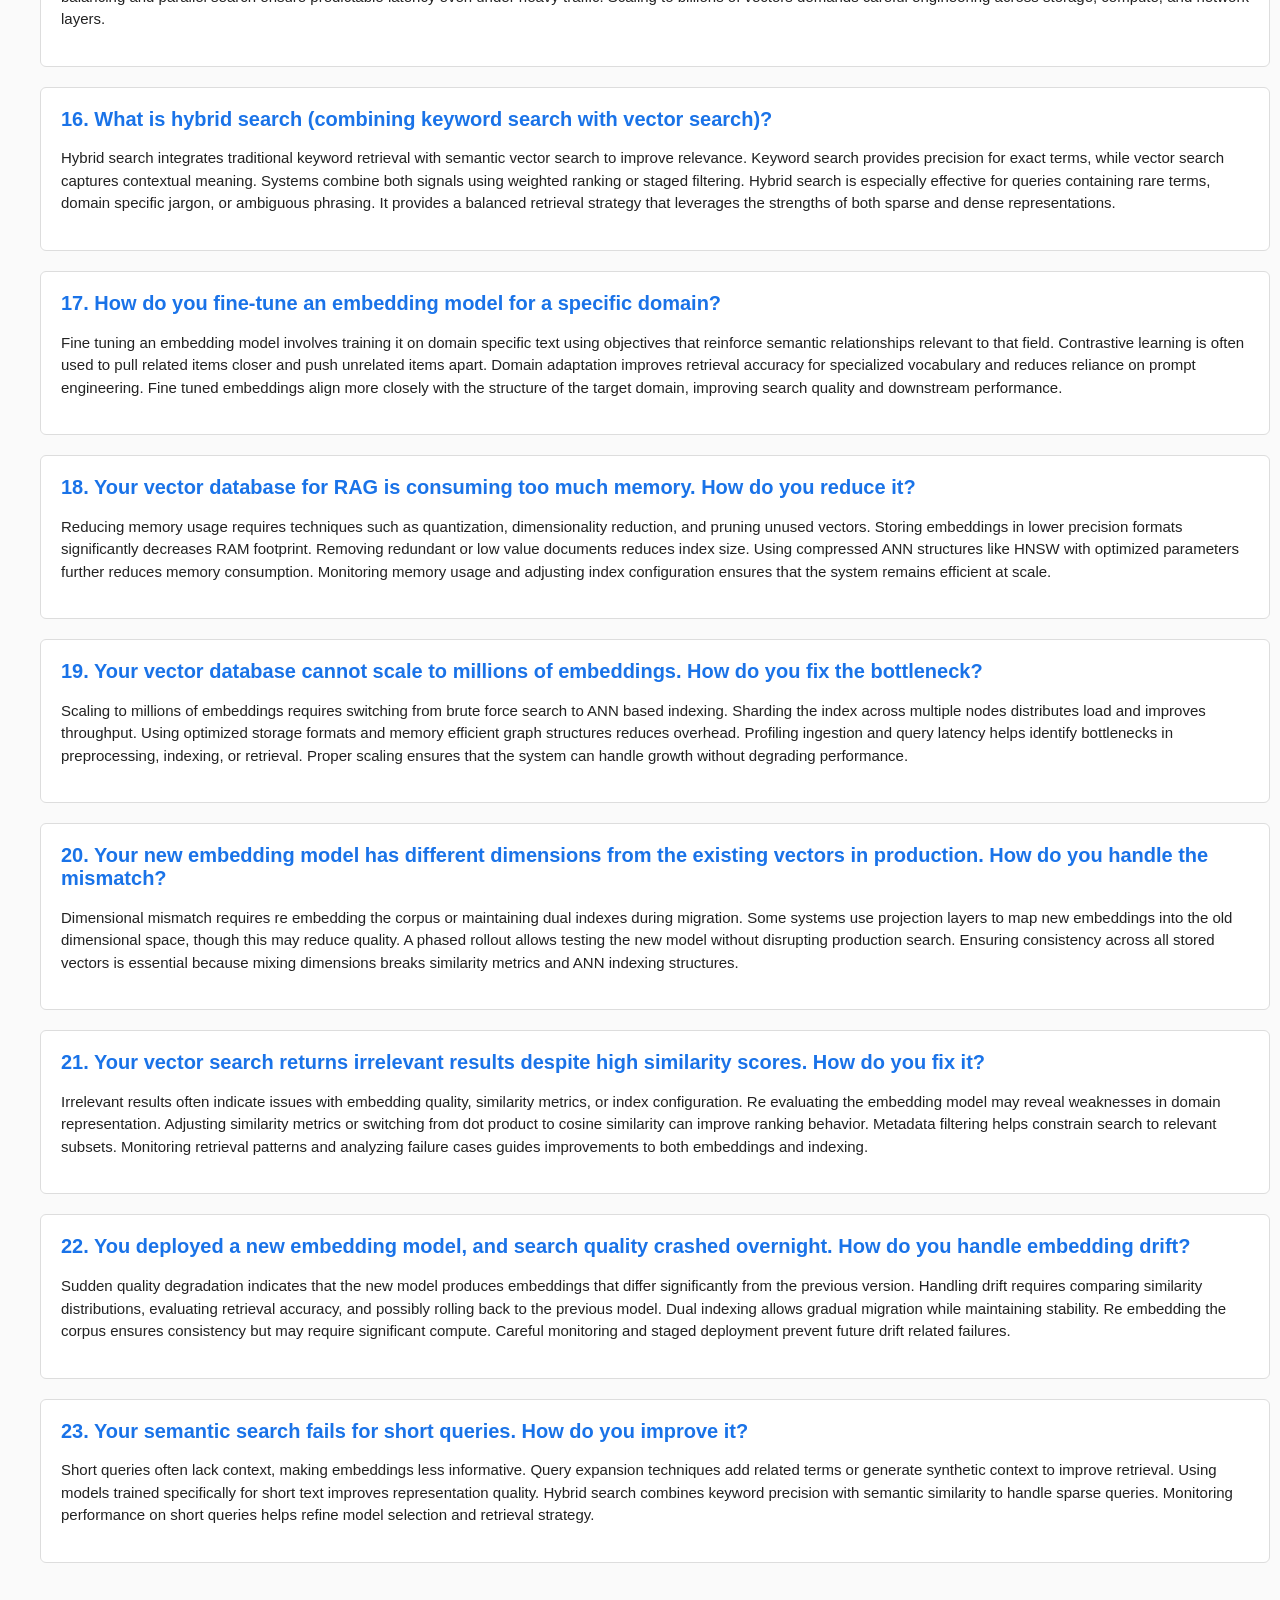
<file: public/vector-database.html>
<!DOCTYPE html>
<html lang="en">
<head>
<meta charset="UTF-8">
<title>Vector Databases and Embeddings</title>
<link rel="stylesheet" href="./nav.css"> 
<style>
    body {
        font-family: Arial, sans-serif;
        margin: 40px;
        background: #fafafa;
        color: #222;
    }
    h1 {
        text-align: center;
        margin-bottom: 40px;
    }
    .question {
        background: #fff;
        padding: 20px;
        margin-bottom: 20px;
        border-radius: 6px;
        margin-right: 50px;
        border: 1px solid #ddd;
    }
    .question h2 {
        margin-top: 0;
        font-size: 20px;
    }
    .question p {
        font-size: 15px;
        line-height: 1.5;
    }
</style>
</head>
<body>
<nav class="navbar">




    

    <a href="index.html" class="logo">
        <img src="./1314004-Regular-Show-HD-Wallpaper.jpg" alt="Logo">
        <span>Employed</span>
    </a>

</nav>
<br>
<br>
<br>
<br>

<h1>Vector Databases and Embeddings</h1>

<!-- 1 -->
<div class="question">
    <h2>1. What are embeddings in the context of AI engineering?</h2>
    <p>
        Embeddings are numerical vector representations that encode the semantic meaning of text, images, audio, or other data types. They allow machine learning systems to operate on high dimensional concepts using mathematical operations rather than raw symbolic input. Modern embedding models learn these representations by training neural networks to predict contextual relationships, which forces the network to map similar concepts to nearby points in vector space. Embeddings are essential for tasks such as semantic search, clustering, recommendation systems, and retrieval augmented generation because they provide a continuous representation that captures nuance and similarity more effectively than keyword matching.
    </p>
</div>

<!-- 2 -->
<div class="question">
    <h2>2. How do embedding models convert text to vectors?</h2>
    <p>
        Embedding models convert text to vectors by tokenizing the input, mapping tokens to learned numerical representations, and processing them through a neural architecture such as a Transformer. During training, the model learns to position semantically related tokens and sentences close together in vector space by optimizing objectives like masked token prediction or contrastive similarity. The final embedding is typically taken from the pooled output of the model or from specific token representations. This vector captures contextual meaning, syntactic structure, and domain specific relationships that emerge from large scale training.
    </p>
</div>

<!-- 3 -->
<div class="question">
    <h2>3. What is the difference between sparse and dense embeddings?</h2>
    <p>
        Sparse embeddings represent text using high dimensional vectors where most values are zero, often derived from traditional methods like TF IDF or bag of words. Dense embeddings use lower dimensional vectors where all values are learned continuous numbers produced by neural models. Sparse methods rely on explicit term frequency and are interpretable but struggle with semantic similarity. Dense embeddings capture deeper contextual meaning and perform better for semantic search, clustering, and retrieval tasks. Dense vectors require more compute for training but provide significantly higher quality representations for modern AI systems.
    </p>
</div>

<!-- 4 -->
<div class="question">
    <h2>4. Explain cosine similarity, dot product, and Euclidean distance for vector search.</h2>
    <p>
        Cosine similarity measures the angle between two vectors and is useful when magnitude should not influence similarity. Dot product measures how aligned two vectors are and is often used in high performance vector search systems because it is computationally efficient. Euclidean distance measures the straight line distance between vectors and is useful when absolute position in space matters. Vector databases choose between these metrics depending on the retrieval task, embedding model characteristics, and latency constraints. Each metric influences ranking behavior and determines how similarity is interpreted mathematically.
    </p>
</div>

<!-- 5 -->
<div class="question">
    <h2>5. What is a vector database, and how does it differ from a traditional database?</h2>
    <p>
        A vector database stores and indexes high dimensional embeddings instead of structured rows and columns. Traditional databases excel at exact matching and relational queries, while vector databases are optimized for similarity search using metrics like cosine similarity or dot product. They use specialized indexing structures such as HNSW graphs or IVF lists to efficiently retrieve nearest neighbors from millions or billions of vectors. Vector databases also support metadata filtering, multi tenant isolation, and hybrid search, making them essential for retrieval augmented generation and semantic search applications.
    </p>
</div>

<!-- 6 -->
<div class="question">
    <h2>6. How does Approximate Nearest Neighbor (ANN) search work?</h2>
    <p>
        Approximate Nearest Neighbor search accelerates similarity retrieval by exploring only a subset of the vector space rather than scanning every vector. Algorithms like HNSW build navigable small world graphs that allow fast traversal toward high similarity regions. IVF based methods cluster vectors and search only the most relevant clusters. ANN trades exact precision for dramatic improvements in latency and scalability, enabling real time search across millions or billions of embeddings. This makes ANN essential for production systems where speed is more important than perfect accuracy.
    </p>
</div>

<!-- 7 -->
<div class="question">
    <h2>7. How do you choose the right embedding model for your use case?</h2>
    <p>
        Choosing an embedding model depends on domain specificity, latency requirements, and the type of similarity you need to capture. General purpose models work well for broad semantic tasks, while domain specific models trained on legal, medical, or technical corpora provide more accurate representations for specialized vocabulary. Larger models often produce higher quality embeddings but increase compute cost and inference latency. Evaluation should include downstream retrieval performance, robustness to short queries, and compatibility with existing vector dimensions in production systems.
    </p>
</div>

<!-- 8 -->
<div class="question">
    <h2>8. What is embedding dimensionality, and how does it affect performance and cost?</h2>
    <p>
        Embedding dimensionality refers to the number of numerical values in each vector. Higher dimensional vectors can encode more nuanced relationships but require more memory, storage, and compute during indexing and search. Lower dimensional vectors reduce cost and improve latency but may lose fine grained semantic detail. Choosing the right dimensionality involves balancing retrieval quality with operational constraints such as RAM usage, disk footprint, and query throughput. Many production systems use dimensionality reduction or quantization to optimize performance.
    </p>
</div>

<!-- 9 -->
<div class="question">
    <h2>9. How do you handle embedding drift when the embedding model is updated?</h2>
    <p>
        Embedding drift occurs when a new embedding model produces vectors that differ significantly from the previous model, causing search quality to degrade. Handling drift requires strategies such as dual indexing, where both old and new embeddings are stored temporarily. Systems may also re embed the entire corpus to maintain consistency, though this can be expensive. Monitoring similarity distributions and retrieval accuracy helps detect drift early. Careful rollout strategies ensure that updates do not disrupt production search behavior.
    </p>
</div>

<!-- 10 -->
<div class="question">
    <h2>10. What are multi-modal embeddings, and how are they generated?</h2>
    <p>
        Multi modal embeddings represent different data types such as text, images, and audio within a shared vector space. They are generated by training models that align representations from multiple modalities using contrastive objectives. For example, image encoders and text encoders are trained so that captions and images map to nearby vectors. This alignment enables cross modal search, where a text query can retrieve relevant images or vice versa. Multi modal embeddings are essential for systems that integrate diverse content types.
    </p>
</div>

<!-- 11 -->
<div class="question">
    <h2>11. How do you index and query multi-tenant data in a vector database?</h2>
    <p>
        Multi tenant indexing requires isolating embeddings by user or organization while maintaining efficient search. Vector databases support tenant identifiers and metadata filters that restrict queries to specific partitions. Some systems use separate indexes per tenant, while others use shared indexes with strict filtering rules. Query performance depends on how metadata is stored and how efficiently the database can prune irrelevant vectors. Proper design ensures security, isolation, and predictable latency across tenants.
    </p>
</div>

<!-- 12 -->
<div class="question">
    <h2>12. What is quantization of embeddings, and how does it reduce storage costs?</h2>
    <p>
        Quantization reduces storage by compressing floating point vectors into lower precision formats such as int8 or even binary representations. This significantly decreases memory usage and improves cache efficiency during search. Quantized vectors allow larger indexes to fit in RAM, which improves latency for ANN algorithms. Although quantization introduces small numerical errors, modern techniques preserve similarity relationships well enough for high quality retrieval. It is widely used in large scale vector databases to reduce operational cost.
    </p>
</div>

<!-- 13 -->
<div class="question">
    <h2>13. How do you benchmark and evaluate embedding model quality?</h2>
    <p>
        Benchmarking embedding quality involves evaluating retrieval accuracy, clustering coherence, and semantic similarity performance on representative datasets. Metrics such as recall at k, mean reciprocal rank, and normalized discounted cumulative gain measure how well the model retrieves relevant items. Evaluation should include both short and long queries, domain specific terminology, and edge cases. Real world testing with production workloads provides the most reliable signal because synthetic benchmarks may not reflect actual user behavior.
    </p>
</div>

<!-- 14 -->
<div class="question">
    <h2>14. What is the role of metadata in vector databases?</h2>
    <p>
        Metadata provides structured attributes that complement embeddings during search. It enables filtering by fields such as user ID, document type, timestamp, or access permissions. Combining metadata filtering with vector similarity ensures that results are both semantically relevant and contextually appropriate. Metadata also improves performance by reducing the search space before similarity computation. It is essential for multi tenant systems, hybrid search, and fine grained access control.
    </p>
</div>

<!-- 15 -->
<div class="question">
    <h2>15. How do you handle large-scale vector search with billions of vectors?</h2>
    <p>
        Large scale vector search requires distributed indexing, sharding, and optimized ANN algorithms. Systems often partition vectors across multiple nodes and use hierarchical indexes to reduce search depth. Memory optimization techniques such as quantization and compressed graph structures allow billions of vectors to fit within cluster RAM. Load balancing and parallel search ensure predictable latency even under heavy traffic. Scaling to billions of vectors demands careful engineering across storage, compute, and network layers.
    </p>
</div>

<!-- 16 -->
<div class="question">
    <h2>16. What is hybrid search (combining keyword search with vector search)?</h2>
    <p>
        Hybrid search integrates traditional keyword retrieval with semantic vector search to improve relevance. Keyword search provides precision for exact terms, while vector search captures contextual meaning. Systems combine both signals using weighted ranking or staged filtering. Hybrid search is especially effective for queries containing rare terms, domain specific jargon, or ambiguous phrasing. It provides a balanced retrieval strategy that leverages the strengths of both sparse and dense representations.
    </p>
</div>

<!-- 17 -->
<div class="question">
    <h2>17. How do you fine-tune an embedding model for a specific domain?</h2>
    <p>
        Fine tuning an embedding model involves training it on domain specific text using objectives that reinforce semantic relationships relevant to that field. Contrastive learning is often used to pull related items closer and push unrelated items apart. Domain adaptation improves retrieval accuracy for specialized vocabulary and reduces reliance on prompt engineering. Fine tuned embeddings align more closely with the structure of the target domain, improving search quality and downstream performance.
    </p>
</div>

<!-- 18 -->
<div class="question">
    <h2>18. Your vector database for RAG is consuming too much memory. How do you reduce it?</h2>
    <p>
        Reducing memory usage requires techniques such as quantization, dimensionality reduction, and pruning unused vectors. Storing embeddings in lower precision formats significantly decreases RAM footprint. Removing redundant or low value documents reduces index size. Using compressed ANN structures like HNSW with optimized parameters further reduces memory consumption. Monitoring memory usage and adjusting index configuration ensures that the system remains efficient at scale.
    </p>
</div>

<!-- 19 -->
<div class="question">
    <h2>19. Your vector database cannot scale to millions of embeddings. How do you fix the bottleneck?</h2>
    <p>
        Scaling to millions of embeddings requires switching from brute force search to ANN based indexing. Sharding the index across multiple nodes distributes load and improves throughput. Using optimized storage formats and memory efficient graph structures reduces overhead. Profiling ingestion and query latency helps identify bottlenecks in preprocessing, indexing, or retrieval. Proper scaling ensures that the system can handle growth without degrading performance.
    </p>
</div>

<!-- 20 -->
<div class="question">
    <h2>20. Your new embedding model has different dimensions from the existing vectors in production. How do you handle the mismatch?</h2>
    <p>
        Dimensional mismatch requires re embedding the corpus or maintaining dual indexes during migration. Some systems use projection layers to map new embeddings into the old dimensional space, though this may reduce quality. A phased rollout allows testing the new model without disrupting production search. Ensuring consistency across all stored vectors is essential because mixing dimensions breaks similarity metrics and ANN indexing structures.
    </p>
</div>

<!-- 21 -->
<div class="question">
    <h2>21. Your vector search returns irrelevant results despite high similarity scores. How do you fix it?</h2>
    <p>
        Irrelevant results often indicate issues with embedding quality, similarity metrics, or index configuration. Re evaluating the embedding model may reveal weaknesses in domain representation. Adjusting similarity metrics or switching from dot product to cosine similarity can improve ranking behavior. Metadata filtering helps constrain search to relevant subsets. Monitoring retrieval patterns and analyzing failure cases guides improvements to both embeddings and indexing.
    </p>
</div>

<!-- 22 -->
<div class="question">
    <h2>22. You deployed a new embedding model, and search quality crashed overnight. How do you handle embedding drift?</h2>
    <p>
        Sudden quality degradation indicates that the new model produces embeddings that differ significantly from the previous version. Handling drift requires comparing similarity distributions, evaluating retrieval accuracy, and possibly rolling back to the previous model. Dual indexing allows gradual migration while maintaining stability. Re embedding the corpus ensures consistency but may require significant compute. Careful monitoring and staged deployment prevent future drift related failures.
    </p>
</div>

<!-- 23 -->
<div class="question">
    <h2>23. Your semantic search fails for short queries. How do you improve it?</h2>
    <p>
        Short queries often lack context, making embeddings less informative. Query expansion techniques add related terms or generate synthetic context to improve retrieval. Using models trained specifically for short text improves representation quality. Hybrid search combines keyword precision with semantic similarity to handle sparse queries. Monitoring performance on short queries helps refine model selection and retrieval strategy.
    </p>
</div>

</body>
</html>
</file>
<file: public/globals.css>
/* ==========================
   Navigation Bar
========================== */

.navbar{
    width:100%;
    background:linear-gradient(135deg,#0f172a,#1e3a8a);
    padding:14px 40px;

    display:flex;
    align-items:center;

    box-shadow:0 4px 15px rgba(0,0,0,.15);

    position:sticky;
    top:0;
    z-index:1000;
}

.logo{
    display:flex;
    align-items:center;
    gap:14px;

    text-decoration:none;
    color:#fff;

    font-size:1.3rem;
    font-weight:700;

    transition:.3s;
}

.logo:hover{
    transform:scale(1.04);
}

.logo img{
    width:50px;
    height:50px;

    object-fit:cover;

    border-radius:50%;

    background:#fff;

    padding:4px;

    box-shadow:0 0 12px rgba(255,255,255,.35);
}

.logo span{
    letter-spacing:.5px;
}


/* Mobile */

@media(max-width:768px){

    .navbar{
        padding:12px 20px;
    }

    .logo img{
        width:42px;
        height:42px;
    }

    .logo span{
        font-size:1rem;
    }

}
</file>
<file: public/nav.css>
html, body {
    margin: 0;
    padding: 0;
    width: 100%;
    overflow-x: hidden;
}


.navbar {
    position: fixed;
    top: 0;
    left: 0;
    width: 100vw;

    background: linear-gradient(135deg,#0f172a,#1e3a8a);
    padding: 14px 40px;

    display: flex;
    align-items: center;

    box-shadow: 0 4px 15px rgba(0,0,0,.15);
    z-index: 1000;
}


body {
    padding-top: 120px;
}


.logo{
    display:flex;
    align-items:center;
    gap:14px;

    text-decoration:none;
    color:#fff;

    font-size:1.3rem;
    font-weight:700;

    transition:.3s;
}

.logo:hover{
    transform:scale(1.04);
}

.logo img{
    width:50px;
    height:50px;

    object-fit:cover;

    border-radius:50%;

    background:#fff;

    padding:4px;

    box-shadow:0 0 12px rgba(255,255,255,.35);
}

.logo span{
    letter-spacing:.5px;
}

 body {
    font-family: Arial, sans-serif;
    background: #f5f7fa;
    margin: 0;
    padding: 0;
    color: #222;
  }


  .container {
    width: 90%;
    max-width: 900px;
    margin: 30px auto;
    background: white;
    padding: 25px;
    border-radius: 10px;
    box-shadow: 0 0 10px rgba(0,0,0,0.1);
  }

  h2 {
    color: #1a73e8;
    margin-top: 40px;
  }

  .question {
    margin-bottom: 25px;
    padding: 15px;
    border-left: 4px solid #1a73e8;
    background: #f0f4ff;
    border-radius: 6px;
  }

  .question h3 {
    margin: 0 0 10px 0;
  }

  a {
    color: #1a73e8;
    font-weight: bold;
    text-decoration: none;
  }

  a:hover {
    text-decoration: underline;
  }

/* Mobile */

@media(max-width:768px){

    .navbar{
        padding:12px 20px;
        height: 60px;
    }

    .logo img{
        width:42px;
        height:42px;
    }

    .logo span{
        font-size:1rem;
    }

}
</file>
